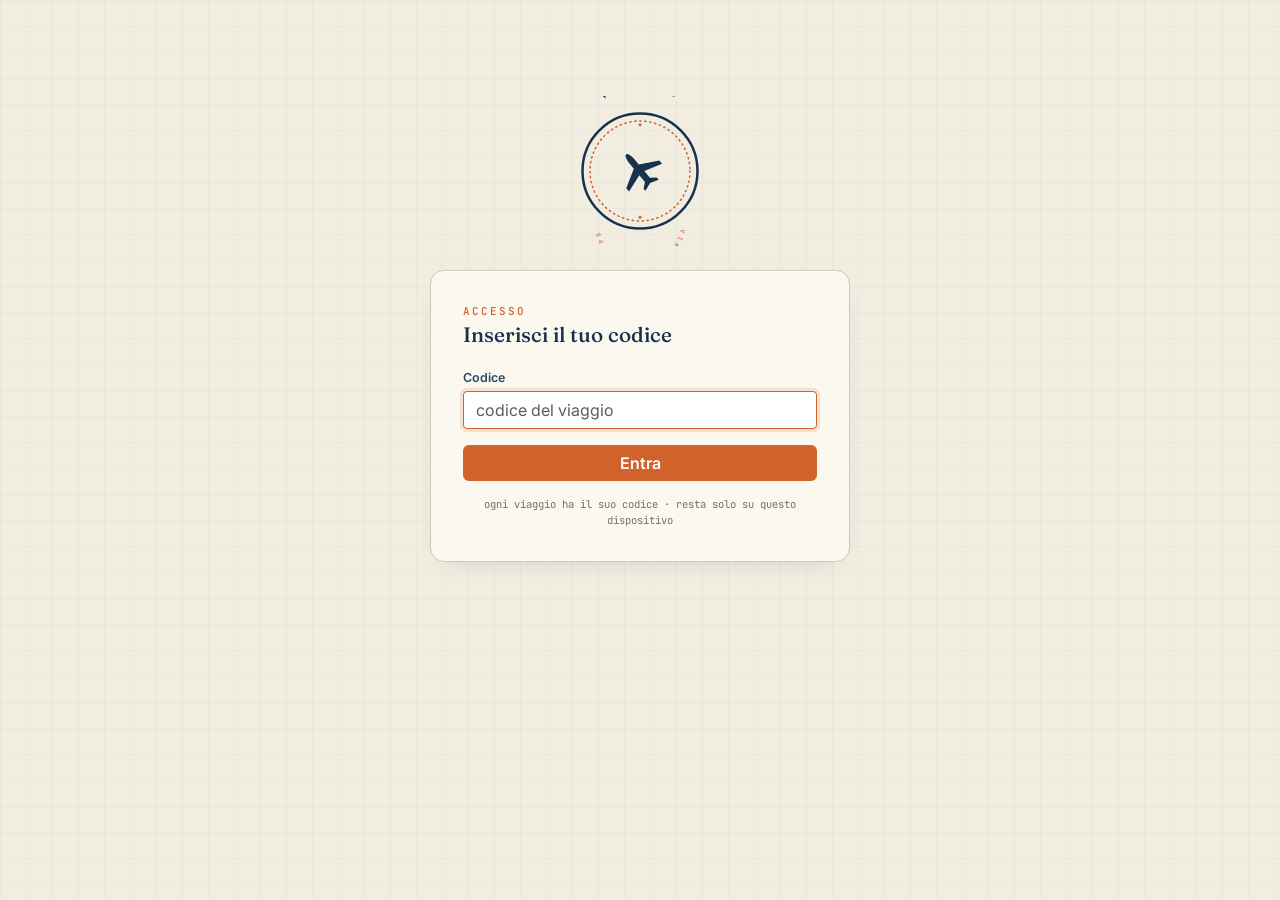
<file: index.html>
<!DOCTYPE html>
<html lang="it">
<head>
<meta charset="UTF-8">
<meta name="viewport" content="width=device-width, initial-scale=1">
<title>TripHub — Viaggi di gruppo</title>
<link rel="icon" type="image/svg+xml" href="data:image/svg+xml,%3Csvg xmlns='http://www.w3.org/2000/svg' viewBox='0 0 64 64'%3E%3Ccircle cx='32' cy='32' r='30' fill='%2317324d'/%3E%3Ccircle cx='32' cy='32' r='24' fill='none' stroke='%23d1622a' stroke-width='2' stroke-dasharray='1.5 4' stroke-linecap='round'/%3E%3Cg transform='translate(32 32) rotate(-40) scale(0.62)' fill='%23f2ede1'%3E%3Cpath d='M 0 -30 C 3 -30 4.5 -24 4.5 -16 L 4.5 -8 L 30 6 L 30 12 L 4.5 4 L 4.5 16 L 12 22 L 12 26 L 0 22 L -12 26 L -12 22 L -4.5 16 L -4.5 4 L -30 12 L -30 6 L -4.5 -8 L -4.5 -16 C -4.5 -24 -3 -30 0 -30 Z'/%3E%3C/g%3E%3C/svg%3E">
<meta name="theme-color" content="#17324d">
<meta name="color-scheme" content="light">
<meta name="description" content="TripHub — organizza viaggi di gruppo: voli, alloggi, budget e attività in un posto solo.">
<meta name="apple-mobile-web-app-capable" content="yes">
<meta name="apple-mobile-web-app-status-bar-style" content="black-translucent">
<meta name="apple-mobile-web-app-title" content="TripHub">
<link rel="manifest" href="manifest.json">
<link rel="apple-touch-icon" href="icon.svg">
<!-- preconnect: apre le connessioni ai CDN mentre l'HTML è ancora in parsing -->
<link rel="preconnect" href="https://cdnjs.cloudflare.com" crossorigin>
<link rel="preconnect" href="https://fonts.googleapis.com">
<link rel="preconnect" href="https://fonts.gstatic.com" crossorigin>
<link rel="dns-prefetch" href="https://script.google.com">
<link href="https://cdnjs.cloudflare.com/ajax/libs/bootstrap/5.3.3/css/bootstrap.min.css" rel="stylesheet">
<script defer src="https://cdnjs.cloudflare.com/ajax/libs/bootstrap/5.3.3/js/bootstrap.bundle.min.js"></script>
<link href="https://fonts.googleapis.com/css2?family=Fraunces:opsz,wght@9..144,500;9..144,600;9..144,700&family=Inter:wght@400;500;600&family=JetBrains+Mono:wght@500&display=swap" rel="stylesheet">
<link rel="stylesheet" href="style.css">
</head>
<body>
<a href="#app" class="skip-link">Vai al contenuto</a>

<!-- ============ TOPBAR ============ -->
<div class="topbar py-2" id="topbar" style="display:none">
  <div class="container d-flex align-items-center justify-content-between">
    <a href="#/" class="brand">
      <svg width="26" height="26" viewBox="0 0 64 64" style="flex:none">
        <circle cx="32" cy="32" r="30" fill="none" stroke="var(--stamp)" stroke-width="3"/>
        <circle cx="32" cy="32" r="24" fill="none" stroke="var(--paper)" stroke-width="1.5" stroke-dasharray="1.5 4" stroke-linecap="round" opacity="0.6"/>
        <g transform="translate(32 32) rotate(-40) scale(0.62)" fill="var(--paper)">
          <path d="M 0 -30 C 3 -30 4.5 -24 4.5 -16 L 4.5 -8 L 30 6 L 30 12 L 4.5 4 L 4.5 16 L 12 22 L 12 26 L 0 22 L -12 26 L -12 22 L -4.5 16 L -4.5 4 L -30 12 L -30 6 L -4.5 -8 L -4.5 -16 C -4.5 -24 -3 -30 0 -30 Z"/>
        </g>
      </svg> TripHub</a>
    <div class="d-flex align-items-center gap-2">
      <span class="role-badge" id="roleBadge" style="display:none"></span>
      <button class="btn btn-sm btn-ghost" id="refreshBtn" onclick="refetchCurrent(true)"
        title="Ricarica i dati dal foglio" aria-label="Aggiorna" style="display:none">⟳</button>
      <span class="mono d-none d-sm-inline" id="syncState" role="status" aria-live="polite">pronto</span>
      <span class="mono d-none d-md-inline" id="buildTag" style="opacity:.45" title="versione">v4.0</span>
      <div class="dropdown">
        <button class="btn btn-sm btn-ghost dropdown-toggle" data-bs-toggle="dropdown" aria-label="Altre azioni">⋯</button>
        <ul class="dropdown-menu dropdown-menu-end" id="topMenu" style="background:#fbf8f0;border-color:var(--line)"></ul>
      </div>
      <input type="file" id="importFile" accept="application/json,.json" style="display:none" onchange="doImport(this)">
    </div>
  </div>
</div>

<div class="demobar" id="demobar">🧪 <strong>Demo</strong> — dati inventati, puoi modificare tutto:
  le modifiche restano nel browser e spariscono ricaricando la pagina</div>
<!-- ============ APP ROOT ============ -->
<main id="app" class="container py-4"></main>
<div id="printDoc" aria-hidden="true"></div>
<div class="toast-mini t-toast" id="toast" role="status" aria-live="polite"></div>
<div class="netbar" id="netbar">Sei offline — le modifiche non vengono salvate finché non torna la rete</div>

<script>
/* ============================================================
   CONFIG — l'unica cosa da modificare dopo il deploy dell'API
   ============================================================ */
const API_URL = "https://script.google.com/macros/s/AKfycbxN6Xe9meHwq4GsQtkaHPgtXsvE0Hay_1ocL54XvEiZUPY4GcZ8_I5sRuCdM7yx3u3E/exec";

/* ============================================================
   STATE
   ============================================================ */
let TOKEN = sessionStorage.getItem('triphub_token') || '';
let ROLE  = sessionStorage.getItem('triphub_role')  || '';   // 'admin' | 'trip' | ''
let MY_TRIPS = [];                                           // id dei viaggi consentiti (solo ruolo 'trip')
let CURRENT_TRIP = null;
let CURRENT_DATA = null;
let AUTO_OPENED = false;         // per non rimbalzare sul viaggio unico dopo "torna ai viaggi"
const SORT = {};                 // ordinamento per tab: { sheet: {col, dir} }

const isAdmin = () => ROLE === 'admin';

/* ============================================================
   API LAYER
   ============================================================ */
class AuthError extends Error {}
class NetworkError extends Error {}

async function api(action, payload = {}) {
  setSync('sincronizzo…');
  if (DEMO) return demoApi(action, payload);
  const body = JSON.stringify({ action, token: TOKEN, ...payload });
  const ctrl = new AbortController();
  const timer = setTimeout(()=>ctrl.abort(), 30000); // 30s timeout
  let res;
  try {
    res = await fetch(API_URL, {
      method: 'POST',
      headers: { 'Content-Type': 'text/plain;charset=utf-8' },
      body,
      signal: ctrl.signal
    });
  } catch(e) {
    setSync('offline');
    throw new NetworkError(e.name==='AbortError' ? 'timeout: il server non ha risposto' : 'connessione assente');
  } finally {
    clearTimeout(timer);
  }
  let data;
  try { data = await res.json(); }
  catch(e){ setSync('errore'); throw new NetworkError('risposta non valida dal server'); }
  setSync('pronto');
  if (!data.ok) {
    if (data.error === 'unauthorized') throw new AuthError('unauthorized');
    if (String(data.error).indexOf('forbidden') === 0)
      throw new Error('non hai i permessi per questa operazione con il codice attuale');
    throw new Error(data.error || 'errore sconosciuto');
  }
  return data.data;
}

/* ============================================================
   MODALITÀ DEMO
   ------------------------------------------------------------
   Tutta la rete passa da api(): basta intercettarla lì per avere
   un'app completamente funzionante senza backend. Serve a due cose:
     · far provare TripHub a chi apre il link, senza chiedergli un codice
     · sviluppare e testare senza toccare il foglio vero

   Si attiva con ?demo nell'URL, oppure da sola se API_URL non è stato
   configurato. I dati stanno in memoria: si possono modificare a piacere
   e tornano come prima ricaricando la pagina.
   ============================================================ */
const DEMO = /(^|[?&])demo(&|=|$)/.test(location.search) || !API_URL || API_URL.indexOf('INCOLLA_QUI') >= 0;
let DEMO_DB = null;

/* Le date sono relative a oggi, così la demo non "scade": il viaggio è
   sempre fra un mese e il suggeritore ha sempre giorni su cui ragionare. */
function demoSeed(){
  const g   = n => isoAddDays(todayISO(), n);
  const via = g(35), rit = g(40);
  return {
    Viaggi: [{ id:'v-demo', nome:'Madrid con i soliti', destinazione:'Madrid', paese:'Spagna',
      data_inizio:via, data_fine:rit, n_persone:4, stato:'', codice:'DEMO2026',
      note:'Viaggio di esempio: i dati sono inventati.' }],

    Partecipanti: [
      { id:'p1', viaggio_id:'v-demo', nome:'Giulia', cognome:'Ferri',   soprannome:'Giuli',   tipo_doc:"Carta d'identità", scadenza_doc:g(400), nazionalita:'Italiana', telefono:'+39 333 1234567' },
      { id:'p2', viaggio_id:'v-demo', nome:'Marco',  cognome:'Bianchi', soprannome:'Bianchi', tipo_doc:'Passaporto',       scadenza_doc:g(20),  nazionalita:'Italiana', telefono:'+39 340 7654321' },
      { id:'p3', viaggio_id:'v-demo', nome:'Sara',   cognome:'Neri',    tipo_doc:"Carta d'identità", scadenza_doc:g(900), nazionalita:'Italiana' },
      { id:'p4', viaggio_id:'v-demo', nome:'Luca',   cognome:'Rossi',   tipo_doc:'Passaporto',       scadenza_doc:g(1200),nazionalita:'Italiana' }
    ],

    Voli: [
      // opzione 1, scelta
      { id:'f1', viaggio_id:'v-demo', gruppo_id:'g1', opzione:1, direzione:'Andata',  tratta:1, persone:4, paganti:'Tutti',
        compagnia:'Ryanair', n_volo:'FR8523', da:'BGY — Bergamo Orio al Serio', a:'MAD — Madrid',
        data_part:via, ora_part:'07:20', data_arr:via, ora_arr:'10:05',
        totale:392, costo_bagaglio:80, prezzo_testa:118, bagaglio:'Sì', scelto:'Sì', pnr:'K7T2PQ' },
      { id:'f2', viaggio_id:'v-demo', gruppo_id:'g1', opzione:1, direzione:'Ritorno', tratta:1, persone:4, paganti:'Tutti',
        compagnia:'Ryanair', n_volo:'FR8524', da:'MAD — Madrid', a:'BGY — Bergamo Orio al Serio',
        data_part:rit, ora_part:'20:40', data_arr:rit, ora_arr:'23:15', scelto:'Sì', pnr:'K7T2PQ' },
      // opzione 2, scartata: serve a mostrare il confronto fra opzioni
      { id:'f3', viaggio_id:'v-demo', gruppo_id:'g2', opzione:2, direzione:'Andata',  tratta:1, persone:4, paganti:'Tutti',
        compagnia:'ITA Airways', n_volo:'AZ58', da:'MXP — Milano Malpensa', a:'MAD — Madrid',
        data_part:via, ora_part:'12:30', data_arr:via, ora_arr:'15:00',
        totale:664, prezzo_testa:166, bagaglio:'Sì', scelto:'' },
      { id:'f4', viaggio_id:'v-demo', gruppo_id:'g2', opzione:2, direzione:'Ritorno', tratta:1, persone:4, paganti:'Tutti',
        compagnia:'ITA Airways', n_volo:'AZ59', da:'MAD — Madrid', a:'MXP — Milano Malpensa',
        data_part:rit, ora_part:'16:10', data_arr:rit, ora_arr:'18:35', scelto:'' }
    ],

    Alloggi: [
      { id:'a1', viaggio_id:'v-demo', struttura:'Appartamento La Latina', checkin:via, ora_checkin:'15:00',
        checkout:rit, ora_checkout:'11:00', notti:5, persone:4, totale:940, prezzo_notte:188,
        prezzo_testa:235, prezzo_testa_notte:47, indirizzo:'Calle de Toledo 42, Madrid',
        valutazione:5, scelto:'Sì', scadenza_pag:g(25), pnr:'HMB-4821',
        note:'Si paga il saldo un mese prima. Due camere doppie.' },
      { id:'a2', viaggio_id:'v-demo', struttura:'Hostel Chueca', checkin:via, checkout:rit,
        notti:5, persone:4, totale:620, prezzo_notte:124, valutazione:3, scelto:'',
        note:'Più economico ma camerata condivisa.' }
    ],

    // I costi stanno qui sopra. Qui sotto ci sono i soldi che si sono
    // mossi davvero: l'alloggio, per esempio, non è ancora stato pagato.
    Pagamenti: [
      { id:'m1', viaggio_id:'v-demo', data:g(-12), tipo:'anticipo', chi:'Giulia Ferri', verso:'',
        importo:472, riferimento:'Volo A/R', paganti:'Tutti', note:'Biglietti + bagagli' },
      { id:'m2', viaggio_id:'v-demo', data:g(-10), tipo:'rimborso', chi:'Marco Bianchi', verso:'Giulia Ferri', importo:118 },
      { id:'m3', viaggio_id:'v-demo', data:g(-9),  tipo:'rimborso', chi:'Sara Neri',     verso:'Giulia Ferri', importo:118 },
      { id:'m4', viaggio_id:'v-demo', data:g(-3),  tipo:'rimborso', chi:'Luca Rossi',    verso:'Giulia Ferri', importo:60, note:'Il resto dopo' }
    ],

    Spese: [
      { id:'s1', viaggio_id:'v-demo', data:g(-8), descrizione:'Biglietti Museo del Prado', categoria:'Cultura',
        paganti:'Tutti', totale:60, prezzo_testa:15, pagato_da:'Sara Neri' },
      { id:'s2', viaggio_id:'v-demo', data:g(-2), descrizione:'Assicurazione viaggio', categoria:'Assicurazione',
        paganti:'Tutti', totale:48, prezzo_testa:12, pagato_da:'' }
    ],

    CoseDaFare: [
      { id:'c1', viaggio_id:'v-demo', data:via, ora:'13:00', tipo:'Ristorante', attivita:'Pranzo al Mercado de San Miguel',
        posizione:'Plaza de San Miguel', durata:'1h30', quando:'Pranzo', costo:'' },
      { id:'c2', viaggio_id:'v-demo', data:isoAddDays(via,1), ora:'10:00', tipo:'Museo', attivita:'Museo del Prado',
        posizione:'Paseo del Prado', durata:'3h', quando:'Mattina', prenotazione_req:'Sì', confermata:'Sì' },
      { id:'c3', viaggio_id:'v-demo', data:isoAddDays(via,1), ora:'19:30', tipo:'Locale', attivita:'Aperitivo a Malasaña',
        posizione:'Malasaña', durata:'2h', quando:'Aperitivo' },
      // una giornata volutamente troppo piena: nel calendario non ci stanno
      // tutte ("+2 altre") e le prime due si accavallano
      { id:'c10', viaggio_id:'v-demo', data:isoAddDays(via,2), ora:'09:30', tipo:'Mercato', attivita:'Mercato di San Fernando',
        posizione:'Lavapiés', durata:'1h30', quando:'Mattina' },
      { id:'c11', viaggio_id:'v-demo', data:isoAddDays(via,2), ora:'10:30', tipo:'Monumento', attivita:'Palazzo Reale',
        posizione:'Ópera', durata:'2h', quando:'Mattina', prenotazione_req:'Sì', confermata:'Sì', costo:14 },
      { id:'c12', viaggio_id:'v-demo', data:isoAddDays(via,2), ora:'13:30', tipo:'Ristorante', attivita:'Pranzo a Lavapiés',
        durata:'1h', quando:'Pranzo' },
      { id:'c13', viaggio_id:'v-demo', data:isoAddDays(via,2), ora:'15:30', tipo:'Museo', attivita:'Museo Sorolla',
        posizione:'Chamberí', durata:'2h', quando:'Pomeriggio' },
      { id:'c14', viaggio_id:'v-demo', data:isoAddDays(via,2), ora:'20:30', tipo:'Serata', attivita:'Cena a Chueca',
        durata:'2h', quando:'Sera' },
      // idee ancora senza data: è il caso che il tab "Cose da fare" gestisce
      { id:'c4', viaggio_id:'v-demo', data:'', ora:'', tipo:'Escursione', attivita:'Toledo in giornata',
        posizione:'Toledo', durata:'Giornata intera', quando:'Tutto il giorno', prenotazione_req:'Sì', costo:35 },
      { id:'c5', viaggio_id:'v-demo', data:'', ora:'', tipo:'Museo', attivita:'Reina Sofía (Guernica)',
        posizione:'Paseo del Prado', durata:'2h', quando:'Mattina' },
      { id:'c6', viaggio_id:'v-demo', data:'', ora:'', tipo:'Parco', attivita:'Parco del Retiro',
        posizione:'Retiro', durata:'2h' },
      { id:'c7', viaggio_id:'v-demo', data:'', ora:'', tipo:'Mercato', attivita:'El Rastro (solo domenica)',
        posizione:'La Latina', durata:'2h', quando:'Mattina' },
      { id:'c8', viaggio_id:'v-demo', data:'', ora:'', tipo:'Serata', attivita:'Spettacolo di flamenco',
        durata:'1h30', quando:'Sera', prenotazione_req:'Sì', costo:40 }
    ],

    CosaPortare: [
      { id:'k1', viaggio_id:'v-demo', categoria:'Documenti', cosa:"Carta d'identità", qta:'', chi:'', priorita:'Essenziale', spuntato:'Sì' },
      { id:'k2', viaggio_id:'v-demo', categoria:'Documenti', cosa:'Tessera sanitaria', priorita:'Essenziale', spuntato:'Sì' },
      { id:'k3', viaggio_id:'v-demo', categoria:'Documenti', cosa:'Copie dei documenti', priorita:'Consigliato', spuntato:'' },
      { id:'k4', viaggio_id:'v-demo', categoria:'Abbigliamento', cosa:'Scarpe comode', priorita:'Essenziale', spuntato:'Sì' },
      { id:'k5', viaggio_id:'v-demo', categoria:'Abbigliamento', cosa:'Giacca leggera', chi:'Marco Bianchi', spuntato:'' },
      { id:'k6', viaggio_id:'v-demo', categoria:'Elettronica', cosa:'Powerbank', qta:2, spuntato:'' },
      { id:'k7', viaggio_id:'v-demo', categoria:'Farmacia', cosa:'Cerotti', priorita:'Consigliato', spuntato:'' }
    ],

    Contatti: [
      { id:'t1', viaggio_id:'v-demo', categoria:'Emergenza', nome:'Emergenze Spagna', telefono:'112' },
      { id:'t2', viaggio_id:'v-demo', categoria:'Emergenza', nome:'Ambasciata d\'Italia a Madrid', telefono:'+34 914 233 300',
        indirizzo:'Calle Lagasca 98, Madrid' },
      { id:'t3', viaggio_id:'v-demo', categoria:'Alloggio', nome:'Host appartamento (Elena)', telefono:'+34 600 111 222' }
    ],

    InfoDest: [
      { id:'i1', viaggio_id:'v-demo', sezione:'Base', chiave:'Valuta', valore:'Euro (€)' },
      { id:'i2', viaggio_id:'v-demo', sezione:'Base', chiave:'Lingua', valore:'Spagnolo' },
      { id:'i3', viaggio_id:'v-demo', sezione:'Base', chiave:'Fuso orario', valore:'Stesso dell\'Italia' },
      { id:'i4', viaggio_id:'v-demo', sezione:'Base', chiave:'Presa elettrica', valore:'Tipo C/F, come in Italia' },
      { id:'i5', viaggio_id:'v-demo', sezione:'Trasporti', chiave:'Dall\'aeroporto', valore:'Metro linea 8 fino a Nuevos Ministerios, ~30 min' },
      { id:'i6', viaggio_id:'v-demo', sezione:'Trasporti', chiave:'Biglietto metro', valore:'Tarjeta Multi 2,50 € + corse' },
      { id:'i7', viaggio_id:'v-demo', sezione:'Abitudini', chiave:'Orari dei pasti', valore:'Pranzo 14-16, cena raramente prima delle 21' }
    ],

    Commenti: [
      { id:'q1', viaggio_id:'v-demo', su:'Alloggi', su_id:'a1', autore_id:'p2', autore:'Bianchi',
        testo:'Ho guardato su Maps: dalla metro sono cinque minuti a piedi, va benissimo.', data:g(-14)+'T18:20:00.000Z' },
      { id:'q2', viaggio_id:'v-demo', su:'Alloggi', su_id:'a1', autore_id:'p3', autore:'Sara',
        testo:'Per me ok. Ricordiamoci che il saldo va pagato un mese prima.', data:g(-13)+'T09:05:00.000Z' },
      { id:'q3', viaggio_id:'v-demo', su:'Voli', su_id:'g2', autore_id:'p1', autore:'Giuli',
        testo:'Questa costa 270 in piu e parte pure piu tardi. Io la scarterei.', data:g(-15)+'T21:40:00.000Z' },
      { id:'q4', viaggio_id:'v-demo', su:'CoseDaFare', su_id:'c4', autore_id:'p4', autore:'Luca',
        testo:'Toledo il treno da Atocha ci mette mezz ora. Meglio partire presto.', data:g(-6)+'T12:10:00.000Z' },
      { id:'q5', viaggio_id:'v-demo', su:'Viaggi', su_id:'v-demo', autore_id:'p1', autore:'Giuli',
        testo:'Ragazzi ci troviamo a Orio alle 5, il volo e alle 7:20.', data:g(-5)+'T19:00:00.000Z' },
      { id:'q6', viaggio_id:'v-demo', su:'Viaggi', su_id:'v-demo', autore_id:'p4', autore:'Luca',
        testo:'Io arrivo in macchina, posso passare a prendere due persone.', data:g(-5)+'T19:35:00.000Z' }
    ],

    Rubrica: []
  };
}

function demoReset(){ DEMO_DB = demoSeed(); }

/* Le stesse azioni del backend, ma su array in memoria. La latenza finta
   serve a non far sembrare l'app più veloce di quanto sia davvero. */
async function demoApi(action, p){
  p = p || {};
  if(!DEMO_DB) demoReset();
  const db = DEMO_DB;
  const S  = n => (db[n] = db[n] || []);
  const nid = () => 'd' + Math.random().toString(36).slice(2,9);
  const mine = (n, vid) => S(n).filter(r => !vid || String(r.viaggio_id) === String(vid));
  const key  = r => String(r.gruppo_id || r.id);

  await new Promise(r=>setTimeout(r, 120 + Math.random()*160));
  setSync('pronto');

  switch(action){
    case 'auth': return { role:'admin', viaggi:null };

    case 'list': return p.sheet === 'Viaggi' ? S('Viaggi').slice() : mine(p.sheet, p.viaggio_id);

    case 'all': {
      const out = {};
      Object.keys(db).forEach(n=>{
        if(n === 'Rubrica') return;
        out[n] = n === 'Viaggi'
          ? S('Viaggi').filter(v=>!p.viaggio_id || String(v.id) === String(p.viaggio_id))
          : mine(n, p.viaggio_id);
      });
      return out;
    }

    case 'create': {
      const r = Object.assign({}, p.record, { id: (p.record && p.record.id) || nid() });
      if(p.sheet === 'Viaggi' && !r.codice) r.codice = 'DEMO' + nid().slice(1,5).toUpperCase();
      S(p.sheet).push(r);
      return r;
    }
    case 'create_many': {
      const rs = (p.records||[]).map(x=>Object.assign({}, x, { id: x.id || nid() }));
      rs.forEach(r=>S(p.sheet).push(r));
      return rs;
    }
    case 'update': {
      const i = S(p.sheet).findIndex(r=>String(r.id) === String(p.record.id));
      if(i>=0) Object.assign(S(p.sheet)[i], p.record);
      return p.record;
    }
    case 'update_many': {
      (p.records||[]).forEach(rec=>{
        const i = S(p.sheet).findIndex(r=>String(r.id) === String(rec.id));
        if(i>=0) Object.assign(S(p.sheet)[i], rec);
      });
      return p.records || [];
    }
    case 'delete': {
      db[p.sheet] = S(p.sheet).filter(r=>String(r.id) !== String(p.id));
      return { id:p.id, deleted:true };
    }
    case 'delete_group': {
      const ids = (p.ids||[]).map(String);
      db[p.sheet] = S(p.sheet).filter(r=>key(r) !== String(p.gruppo_id) && ids.indexOf(String(r.id)) < 0);
      return { deleted:true };
    }
    case 'replace_group': {
      const ids = (p.ids||[]).map(String);
      db[p.sheet] = S(p.sheet).filter(r=>key(r) !== String(p.gruppo_id) && ids.indexOf(String(r.id)) < 0);
      const rs = (p.records||[]).map(x=>Object.assign({}, x, { id: x.id || nid() }));
      rs.forEach(r=>S(p.sheet).push(r));
      return rs;
    }
    case 'set_flags': {
      const m = {};
      (p.values||[]).forEach(v=>{ m[String(v.id)] = (v.value == null ? '' : v.value); });
      S(p.sheet).forEach(r=>{ if(Object.prototype.hasOwnProperty.call(m, String(r.id))) r[p.field] = m[String(r.id)]; });
      return { changed: Object.keys(m).length };
    }
    // scegliere un'opzione deseleziona le altre che coprono le stesse direzioni
    case 'set_scelta': {
      const rows = mine('Voli', p.viaggio_id);
      const dirs = {};
      rows.filter(r=>key(r) === String(p.gruppo_id)).forEach(r=>{ dirs[dirOf(r)] = true; });
      rows.forEach(r=>{
        if(key(r) === String(p.gruppo_id))       r.scelto = p.on ? 'Sì' : '';
        else if(p.on && dirs[dirOf(r)])          r.scelto = '';
      });
      return { gruppo_id:p.gruppo_id, on:!!p.on };
    }
    case 'merge_groups': {
      const rows = mine('Voli', p.viaggio_id);
      const target = rows.filter(r=>key(r) === String(p.gruppo_id));
      const opz = target.length ? target[0].opzione : '';
      rows.forEach(r=>{
        if(key(r) === String(p.source_id) || key(r) === String(p.gruppo_id)){
          r.gruppo_id = String(p.gruppo_id);
          r.opzione = opz;
        }
      });
      return { merged:true };
    }
    case 'delete_trip': {
      Object.keys(db).forEach(n=>{
        if(n === 'Viaggi' || n === 'Rubrica') return;
        db[n] = S(n).filter(r=>String(r.viaggio_id) !== String(p.id));
      });
      db.Viaggi = S('Viaggi').filter(v=>String(v.id) !== String(p.id));
      return { id:p.id, deleted:true };
    }
    case 'export': return JSON.parse(JSON.stringify(db));
    case 'import': {
      if(p.mode === 'replace') Object.keys(db).forEach(n=>{ db[n] = []; });
      Object.keys(p.payload||{}).forEach(n=>{ (p.payload[n]||[]).forEach(r=>S(n).push(r)); });
      const rep = {}; Object.keys(db).forEach(n=>{ rep[n] = db[n].length; });
      return rep;
    }
  }
  throw new Error('azione non prevista nella demo: ' + action);
}

function sessionExpired(){
  toast('Sessione scaduta — rientra con il codice');
  renderGate('La sessione è scaduta. Reinserisci il codice.');
}

/* ============================================================
   CACHE DI SESSIONE
   Apps Script risponde in 1-3 secondi: tenere in memoria l'ultimo
   payload e ridisegnarlo subito (rivalidando in sottofondo) è ciò
   che cambia di più la sensazione di velocità. La cache conserva
   LO STESSO oggetto usato come CURRENT_DATA, quindi ogni modifica
   ottimistica la aggiorna senza codice extra.
   ============================================================ */
const TRIP_CACHE = new Map();   // viaggio_id -> oggetto "all"
let TRIPS_CACHE = null;         // elenco viaggi
const INFLIGHT = new Map();     // richieste già in volo, per non duplicarle

function cacheTrips(list){ TRIPS_CACHE = list; }
function invalidateTrips(){ TRIPS_CACHE = null; }

// scarica il payload di un viaggio, riusando l'eventuale richiesta già partita
function fetchTrip(id){
  const key = 'all:'+id;
  if(INFLIGHT.has(key)) return INFLIGHT.get(key);
  const pr = api('all', { viaggio_id:id })
    .then(data=>{ TRIP_CACHE.set(String(id), data); return data; })
    .finally(()=>INFLIGHT.delete(key));
  INFLIGHT.set(key, pr);
  return pr;
}

/* Ricarica dal server il viaggio aperto, scavalcando la cache di sessione.
   Serve perché TRIP_CACHE non scade mai da sola: se siete in due a
   pianificare, senza questo non vedreste mai le modifiche dell'altro. */
let LAST_SYNC = 0;
async function refetchCurrent(manuale){
  if(!CURRENT_TRIP) return;
  const id = CURRENT_TRIP.id;
  const btn = $('#refreshBtn');
  if(btn) btn.classList.add('spin');
  try{
    TRIP_CACHE.delete(String(id));
    const data = await fetchTrip(id);
    LAST_SYNC = Date.now();
    if(!CURRENT_TRIP || String(CURRENT_TRIP.id)!==String(id)) return;   // hai cambiato viaggio nel frattempo
    CURRENT_DATA = data;
    CURRENT_TRIP = (data.Viaggi||[])[0] || CURRENT_TRIP;
    renderTripShell(currentSection());
    if(manuale) toast('Dati aggiornati ✓','ok');
  }catch(e){
    if(e instanceof AuthError) sessionExpired();
    else if(manuale) toast('Non sono riuscito ad aggiornare: '+e.message,'error');
  }finally{
    const b = $('#refreshBtn');
    if(b) b.classList.remove('spin');
  }
}

/* Quando torni sull'app dopo un po', ricarica da sola: è il momento in cui
   è più probabile che qualcun altro abbia toccato qualcosa. */
let VIS_WIRED = false;
function initVisibility(){
  if(VIS_WIRED) return; VIS_WIRED = true;
  document.addEventListener('visibilitychange', ()=>{
    if(document.visibilityState !== 'visible') return;
    if(!CURRENT_TRIP || !navigator.onLine) return;
    if(Date.now() - LAST_SYNC < 60000) return;      // sei appena stato via un attimo
    refetchCurrent(false);
  });
}

// chiamata al passaggio del mouse/dito su una card: quando clicchi è già pronto
function prefetchTrip(id){
  if(!id || TRIP_CACHE.has(String(id))) return;
  fetchTrip(id).catch(()=>{});
}

/* ============================================================
   STATO LOCALE — dopo ogni salvataggio aggiorniamo i dati in
   memoria e ridisegniamo SOLO la sezione corrente, senza
   rifare l'intera chiamata "all" (l'app diventa molto reattiva)
   ============================================================ */
function findRow(sheet, id){
  return ((CURRENT_DATA && CURRENT_DATA[sheet]) || []).find(r=>String(r.id)===String(id)) || null;
}

function applyLocal(sheet, op, payload){
  if(!CURRENT_DATA) return;
  const arr = CURRENT_DATA[sheet] || (CURRENT_DATA[sheet] = []);
  if(op==='create'){
    arr.push(payload);
  } else if(op==='create_many'){
    payload.forEach(r=>arr.push(r));
  } else if(op==='update'){
    const i = arr.findIndex(r=>String(r.id)===String(payload.id));
    if(i>=0) arr[i] = Object.assign({}, arr[i], payload);
  } else if(op==='delete'){
    const i = arr.findIndex(r=>String(r.id)===String(payload));
    if(i>=0) arr.splice(i,1);
  } else if(op==='delete_group'){
    CURRENT_DATA[sheet] = arr.filter(r=>String(r.gruppo_id||r.id)!==String(payload));
  } else if(op==='replace_group'){
    CURRENT_DATA[sheet] = arr.filter(r=>String(r.gruppo_id||r.id)!==String(payload.gruppo_id)).concat(payload.records);
  }
}

// Sezione attiva dedotta dall'hash
function currentSection(){
  const m = location.hash.match(/^#\/viaggio\/[^/]+\/?([^/]*)/);
  return (m && m[1]) ? m[1] : 'riepilogo';
}

// Ridisegna la vista corrente usando i dati in memoria (nessuna chiamata rete).
function refreshView(){
  if(CURRENT_TRIP && /^#\/viaggio\//.test(location.hash)){
    renderSection(currentSection(), true);
    updateTabBadges();
  } else viewHome();
}

// Ricarica completa dal server (usata dopo import o quando serve)
function reloadCurrent(){
  const h = location.hash;
  const m = h.match(/^#\/viaggio\/([^/]+)(?:\/([^/]+))?$/);
  if(m) viewTrip(m[1], m[2]||'riepilogo'); else viewHome();
}

/* ============================================================
   HELPERS
   ============================================================ */
const $ = (s, r = document) => r.querySelector(s);
const esc = s => String(s ?? '').replace(/[&<>"']/g, c => ({'&':'&amp;','<':'&lt;','>':'&gt;','"':'&quot;',"'":'&#39;'}[c]));
// per stringhe dentro attributi onclick='...' : niente apici, backslash, tag
const jsArg = s => String(s ?? '').replace(/[\\'"<>&]/g,'');
const eur = n => '€ ' + (Number(n) || 0).toLocaleString('it-IT', {minimumFractionDigits:2, maximumFractionDigits:2});
const num = n => Number(String(n).replace(/[^\d.-]/g,'')) || 0;

function setSync(t){ const e = $('#syncState'); if(e) e.textContent = t; }

function toast(msg, type, action){
  const t = $('#toast');
  if(!t){ console.warn('toast:', msg); return; }
  t.innerHTML = '';
  const span = document.createElement('span');
  span.textContent = msg;
  t.appendChild(span);
  let ms = type==='error' ? 3200 : 1800;
  if(action){
    const b = document.createElement('button');
    b.className = 'undo'; b.type='button'; b.textContent = action.label;
    b.onclick = ()=>{ t.classList.remove('is-open'); clearTimeout(t._timer); action.fn(); };
    t.appendChild(b);
    ms = 7000;                       // più tempo per accorgersi e annullare
  }
  t.className = 'toast-mini t-toast is-open' + (type==='error'?' err':type==='ok'?' ok':'');
  clearTimeout(t._timer);
  t._timer = setTimeout(()=>t.classList.remove('is-open'), ms);
}

// copia negli appunti con conferma visiva (usata per PNR, codici, link)
function copyText(txt, msg){
  const done = ()=>toast(msg||'Copiato ✓','ok');
  if(navigator.clipboard && navigator.clipboard.writeText){
    navigator.clipboard.writeText(txt).then(done).catch(()=>fallbackCopy(txt, done));
  } else fallbackCopy(txt, done);
}
function fallbackCopy(txt, done){
  const ta = document.createElement('textarea');
  ta.value = txt; ta.style.position='fixed'; ta.style.opacity='0';
  document.body.appendChild(ta); ta.select();
  try{ document.execCommand('copy'); done(); }catch(_){ toast('Impossibile copiare','error'); }
  ta.remove();
}

// chip con codice (prenotazione, accesso): un tocco = copiato
function codeChip(label, value, title){
  if(!String(value||'').trim()) return '';
  return `<span class="code-chip" title="${esc(title||'copia')}" role="button" tabindex="0"
    onclick="copyText('${jsArg(value)}','${jsArg(label)} copiato ✓')"
    onkeydown="if(event.key==='Enter'||event.key===' '){event.preventDefault();copyText('${jsArg(value)}','${jsArg(label)} copiato ✓')}"
    ><span class="k">${esc(label)}</span> ${esc(value)} ⧉</span>`;
}

/* ---------- SCHELETRI: struttura finta mentre arrivano i dati ---------- */
function skeletonCards(n){
  const one = `<div class="col-12 col-md-6 col-lg-4"><div class="sk-card">
      <div class="sk mb-2" style="width:32%;height:.6rem"></div>
      <div class="sk mb-2" style="width:70%;height:1.2rem"></div>
      <div class="sk mb-3" style="width:45%"></div>
      <div class="sk" style="width:85%;height:.7rem"></div>
    </div></div>`;
  return `<div class="d-flex align-items-center justify-content-between mb-3">
      <div><div class="sk mb-2" style="width:90px;height:.6rem"></div>
        <div class="sk" style="width:130px;height:1.6rem"></div></div>
      <div class="sk" style="width:140px;height:2.2rem;border-radius:8px"></div>
    </div>
    <div class="row g-3" aria-hidden="true">${one.repeat(n||3)}</div>
    <span class="sr-only">Caricamento in corso…</span>`;
}

function skeletonTrip(){
  return `<div class="sk mb-3" style="width:110px;height:.7rem"></div>
    <div class="sk mb-2" style="width:210px;height:1.9rem"></div>
    <div class="sk mb-4" style="width:280px;height:1.1rem"></div>
    <div class="d-flex gap-2 mb-4" aria-hidden="true">
      ${'<div class="sk" style="width:92px;height:2rem;border-radius:8px 8px 0 0"></div>'.repeat(5)}
    </div>
    <div class="row g-3" aria-hidden="true">
      <div class="col-12 col-lg-7"><div class="sk-card"><div class="sk mb-3" style="width:40%;height:.6rem"></div>
        <div class="sk mb-3" style="width:60%;height:2rem"></div>
        <div class="sk mb-2"></div><div class="sk mb-2"></div><div class="sk" style="width:80%"></div></div></div>
      <div class="col-12 col-lg-5"><div class="sk-card"><div class="sk mb-3" style="width:50%;height:.6rem"></div>
        <div class="sk mb-2"></div><div class="sk" style="width:70%"></div></div></div>
    </div>
    <span class="sr-only">Caricamento del viaggio…</span>`;
}

function spinner(msg){
  return `<div class="spinner-wrap"><div class="text-center">
    <div class="spinner-border" style="color:var(--stamp)"></div>
    ${msg?`<div class="mono mt-2" style="font-size:.72rem;color:var(--muted)">${esc(msg)}</div>`:''}
  </div></div>`;
}

function renderError(titolo, dettaglio, retryFn){
  $('#app').innerHTML = `
    <div class="sheet empty" style="max-width:480px;margin:8vh auto">
      <div class="big">⚠️ ${esc(titolo)}</div>
      <div class="mono mb-3" style="font-size:.78rem;color:var(--muted)">${esc(dettaglio||'')}</div>
      <button class="btn btn-stamp" id="retryBtn">Riprova</button>
    </div>`;
  if(retryFn) $('#retryBtn').onclick = ()=>retryFn();
}

async function withBtnLoading(btn, label, fn){
  if(!btn) return fn();
  const original = btn.innerHTML;
  btn.disabled = true;
  btn.innerHTML = `<span class="spinner-border spinner-border-sm me-1"></span>${esc(label||'Attendere…')}`;
  try {
    return await fn();
  } catch(e){
    if(e instanceof AuthError){ sessionExpired(); }
    else { toast('Errore: ' + e.message, 'error'); }
    throw e;
  } finally {
    btn.disabled = false;
    btn.innerHTML = original;
  }
}

/* ---------- CONFERME (modal custom al posto di confirm()) ---------- */
let ASK = null;
function ensureAsk(){
  if(ASK) return;
  const el = document.createElement('div');
  el.className='modal fade'; el.id='askModal'; el.tabIndex=-1;
  el.innerHTML = `<div class="modal-dialog modal-dialog-centered">
    <div class="modal-content" style="background:#fbf8f0;border:1px solid var(--line);border-radius:14px">
      <div class="modal-body" id="askBody" style="font-size:.95rem"></div>
      <div class="modal-footer" id="askFoot" style="border-top:1px solid var(--line)"></div>
    </div></div>`;
  document.body.appendChild(el);
  ASK = { modal:new bootstrap.Modal(el, {backdrop:'static'}), el };
}
// ask(msg, [{label, value, cls}]) → Promise con il value scelto (null se chiuso)
function ask(msg, buttons){
  ensureAsk();
  return new Promise(resolve=>{
    $('#askBody').textContent = msg;
    const foot = $('#askFoot');
    foot.innerHTML = '';
    let resolved = false;
    const done = v => { if(resolved) return; resolved=true; ASK.modal.hide(); resolve(v); };
    buttons.forEach(b=>{
      const btn = document.createElement('button');
      btn.className = 'btn btn-sm ' + (b.cls||'btn-ghost');
      btn.textContent = b.label;
      btn.onclick = ()=>done(b.value);
      foot.appendChild(btn);
    });
    ASK.el.addEventListener('hidden.bs.modal', ()=>done(null), {once:true});
    ASK.modal.show();
  });
}
async function askConfirm(msg, danger){
  const v = await ask(msg, [
    {label:'Annulla', value:false, cls:'btn-ghost'},
    {label: danger?'Elimina':'Conferma', value:true, cls: danger?'btn-del':'btn-stamp'}
  ]);
  return v===true;
}

/* ============================================================
   AUTH GATE
   Un solo campo, due significati: il codice amministratore apre
   tutto, il codice di un viaggio apre solo quel viaggio.
   ============================================================ */
function renderGate(err){
  $('#topbar').style.display = 'none';
  $('#app').innerHTML = `
    <div class="gate">
      <div class="text-center mb-4">
        <svg width="150" height="150" viewBox="0 0 240 240" style="max-width:45vw">
          <circle cx="120" cy="120" r="92" fill="none" stroke="var(--ink)" stroke-width="4"/>
          <circle cx="120" cy="120" r="80" fill="none" stroke="var(--stamp)" stroke-width="2.5" stroke-dasharray="2 6" stroke-linecap="round"/>
          <path id="logoTop" d="M 120 40 m -66 0 a 66 66 0 0 1 132 0" fill="none"/>
          <path id="logoBot" d="M 120 200 m 66 0 a 66 66 0 0 1 -132 0" fill="none"/>
          <text font-family="'JetBrains Mono',monospace" font-size="16" font-weight="700" letter-spacing="4" fill="var(--ink)">
            <textPath href="#logoTop" startOffset="50%" text-anchor="middle">TRIP • HUB</textPath>
          </text>
          <text font-family="'JetBrains Mono',monospace" font-size="9.5" font-weight="500" letter-spacing="5" fill="var(--stamp)">
            <textPath href="#logoBot" startOffset="50%" text-anchor="middle">VIAGGI DI GRUPPO</textPath>
          </text>
          <g transform="translate(120 120) rotate(-40) scale(1.15)" fill="var(--ink)">
            <path d="M 0 -30 C 3 -30 4.5 -24 4.5 -16 L 4.5 -8 L 30 6 L 30 12 L 4.5 4 L 4.5 16 L 12 22 L 12 26 L 0 22 L -12 26 L -12 22 L -4.5 16 L -4.5 4 L -30 12 L -30 6 L -4.5 -8 L -4.5 -16 C -4.5 -24 -3 -30 0 -30 Z"/>
          </g>
          <g fill="var(--stamp)"><circle cx="120" cy="46" r="2.4"/><circle cx="120" cy="194" r="2.4"/></g>
        </svg>
      </div>
      <div class="sheet">
        <p class="eyebrow mb-1">Accesso</p>
        <h2 style="font-size:1.3rem;margin-bottom:1rem">Inserisci il tuo codice</h2>
        ${err ? `<div class="alert alert-danger py-2 small">${esc(err)}</div>` : ''}
        <label class="form-label">Codice</label>
        <input id="tokenInput" type="password" class="form-control mb-3" placeholder="codice del viaggio" value="${esc(TOKEN)}" autocomplete="current-password">
        <button class="btn btn-stamp w-100" id="loginBtn" onclick="doLogin()">Entra</button>
        <p class="mono text-center mt-3 mb-0" style="font-size:.66rem;color:var(--muted)">
          ogni viaggio ha il suo codice · resta solo su questo dispositivo</p>
      </div>
    </div>`;
  const inp = $('#tokenInput');
  inp.addEventListener('keydown', e => { if(e.key==='Enter') doLogin(); });
  inp.focus();
}

function applyRole(info){
  ROLE = info && info.role ? info.role : '';
  MY_TRIPS = (info && info.viaggi) ? info.viaggi.map(String) : [];
  sessionStorage.setItem('triphub_role', ROLE);
  const b = $('#roleBadge');
  if(b){
    b.style.display = ROLE ? '' : 'none';
    b.textContent = isAdmin() ? 'admin' : 'viaggio';
    b.title = isAdmin() ? 'codice amministratore: accesso completo'
                        : 'codice di viaggio: vedi solo i viaggi collegati a questo codice';
  }
  buildTopMenu();
}

function buildTopMenu(){
  const ul = $('#topMenu');
  if(!ul) return;
  const admin = isAdmin();
  const inViaggio = !!CURRENT_TRIP;
  ul.innerHTML = `
    ${inViaggio?`<li><button class="dropdown-item" onclick="exportICS()">🗓 Aggiungi al calendario (.ics)</button></li>
    <li><hr class="dropdown-divider"></li>`:''}
    ${admin?`<li><button class="dropdown-item" onclick="openRubrica()">👤 Rubrica viaggiatori</button></li>
    <li><hr class="dropdown-divider"></li>
    <li><button class="dropdown-item" onclick="doExport()">⬇︎ Esporta backup (JSON)</button></li>
    <li><button class="dropdown-item" onclick="document.getElementById('importFile').click()">⬆︎ Importa backup…</button></li>
    <li><hr class="dropdown-divider"></li>`:''}
    <li><button class="dropdown-item" onclick="startTour()">🧭 Visita guidata</button></li>
    <li><hr class="dropdown-divider"></li>
    <li><button class="dropdown-item text-danger" onclick="logout()">Esci</button></li>`;
}

async function doLogin(){
  TOKEN = $('#tokenInput').value.trim();
  if(!TOKEN){ return renderGate('Serve il codice.'); }
  try {
    const info = await withBtnLoading($('#loginBtn'), 'Verifico…', ()=>api('auth'));
    sessionStorage.setItem('triphub_token', TOKEN);
    applyRole(info);
    AUTO_OPENED = false;
    location.hash = '#/';
    route();
  } catch(e){
    TOKEN = '';
    if(!(e instanceof NetworkError)) renderGate('Codice non valido.');
    // NetworkError: withBtnLoading ha già mostrato il toast, resta sul gate
  }
}

function logout(){
  sessionStorage.removeItem('triphub_token');
  sessionStorage.removeItem('triphub_role');
  TOKEN=''; ROLE=''; MY_TRIPS=[]; RUBRICA=null;
  CURRENT_TRIP = null; CURRENT_DATA = null;
  TRIP_CACHE.clear(); invalidateTrips();
  location.hash = '#/'; renderGate();
}

/* ============================================================
   ROUTER
   ============================================================ */
const ROUTES = [
  { re:/^#\/$/,                          fn: viewHome },
  { re:/^#\/viaggio\/([^/]+)$/,          fn: (m)=>viewTrip(m[1], 'riepilogo') },
  { re:/^#\/viaggio\/([^/]+)\/([^/]+)$/, fn:(m)=>viewTrip(m[1], m[2]) },
];
async function route(){
  if(!TOKEN){ return renderGate(); }
  const h = location.hash || '#/';
  for(const r of ROUTES){ const m = h.match(r.re); if(m){ return r.fn(m); } }
  location.hash = '#/';
}
window.addEventListener('hashchange', route);

/* ============================================================
   STATO DEL VIAGGIO — dedotto dalle date, salvo stati manuali
   ("idea", "proposta", "annullato") che restano quello che sono.
   ============================================================ */
function todayISO(){
  const d = new Date();
  return d.getFullYear()+'-'+String(d.getMonth()+1).padStart(2,'0')+'-'+String(d.getDate()).padStart(2,'0');
}
const STATI_MANUALI = ['idea','propost','annull','cancell','sospe','forse'];

function tripStato(t){
  const s = String(t.stato||'').toLowerCase().trim();
  if(STATI_MANUALI.some(k=>s.includes(k))) return { txt:s, cls:'draft', hint:'' };

  const oggi = todayISO();
  const a = toISODate(t.data_inizio), b = toISODate(t.data_fine);

  if(b && b < oggi)                      return { txt:'concluso',    cls:'done', hint:'' };
  if(a && b && a<=oggi && oggi<=b)       return { txt:'in corso',    cls:'now',
                                                  hint: b===oggi ? 'ultimo giorno' : `finisce il ${toITDate(b)}` };
  if(a && a > oggi){
    const g = nightsBetween(oggi, a);
    const hint = g===1 ? 'domani' : (g<=400 ? `tra ${g} giorni` : '');
    return { txt:'in programma', cls:'', hint };
  }
  if(a && a === oggi)                    return { txt:'in corso', cls:'now', hint:'si parte oggi' };
  if(s)                                  return { txt:s, cls: s.includes('conclus')||s.includes('fatto') ? 'done' : '', hint:'' };
  return { txt:'senza date', cls:'draft', hint:'' };
}

function tripRank(t){
  const c = tripStato(t).cls;
  return c==='now' ? 0 : c==='done' ? 3 : c==='draft' ? 2 : 1;
}
function tripSort(a,b){
  const ra=tripRank(a), rb=tripRank(b);
  if(ra!==rb) return ra-rb;
  const da=toISODate(a.data_inizio)||'zzz', db=toISODate(b.data_inizio)||'zzz';
  return ra===3 ? db.localeCompare(da) : da.localeCompare(db);   // i conclusi dal più recente
}

/* ============================================================
   VIEW: HOME (lista viaggi + ricerca)
   Con un codice di viaggio si vede SOLO ciò che quel codice apre:
   il filtro è fatto dal server, qui non arriva nemmeno il resto.
   ============================================================ */
async function viewHome(){
  $('#topbar').style.display = 'block';
  if($('#refreshBtn')) $('#refreshBtn').style.display = 'none';
  document.title = 'TripHub — Viaggi';
  CURRENT_TRIP = null; CURRENT_DATA = null;
  buildTopMenu();

  // se abbiamo già l'elenco lo mostriamo subito, poi lo rivalidiamo in sottofondo
  if(TRIPS_CACHE){
    if(autoOpenSingle(TRIPS_CACHE)) return;
    paintHome(TRIPS_CACHE);
    api('list', { sheet:'Viaggi' }).then(fresh=>{
      if(JSON.stringify(fresh)!==JSON.stringify(TRIPS_CACHE) && location.hash.replace('#','')==='/' ){
        cacheTrips(fresh); paintHome(fresh);
      } else cacheTrips(fresh);
    }).catch(()=>{});
    return;
  }

  $('#app').innerHTML = skeletonCards(3);
  let trips = [];
  try { trips = await api('list', { sheet:'Viaggi' }); }
  catch(e){
    if(e instanceof AuthError) return renderGate('La sessione è scaduta. Reinserisci il codice.');
    return renderError('Non riesco a caricare i viaggi', e.message, viewHome);
  }
  cacheTrips(trips);
  if(autoOpenSingle(trips)) return;
  paintHome(trips);
}

// Chi entra con il codice di un solo viaggio non ha motivo di vedere una lista
// da un elemento: lo portiamo dentro direttamente (ma solo la prima volta,
// altrimenti "torna ai viaggi" rimbalzerebbe indietro).
function autoOpenSingle(trips){
  if(isAdmin() || AUTO_OPENED || !trips || trips.length!==1) return false;
  AUTO_OPENED = true;
  location.hash = '#/viaggio/'+trips[0].id;
  return true;
}

function paintHome(trips){
  const cards = trips.slice().sort(tripSort).map(t => {
    const st = tripStato(t);
    const searchKey = [t.destinazione,t.nome,t.paese,t.stato,st.txt].map(x=>String(x||'').toLowerCase()).join(' ');
    return `
    <div class="col-12 col-md-6 col-lg-4 trip-col" data-search="${esc(searchKey)}">
      <div class="trip-card${st.cls==='done'?' past':''}" role="link" tabindex="0"
        onclick="location.hash='#/viaggio/${jsArg(t.id)}'"
        onkeydown="if(event.key==='Enter'||event.key===' '){event.preventDefault();location.hash='#/viaggio/${jsArg(t.id)}'}"
        onmouseenter="prefetchTrip('${jsArg(t.id)}')" onfocus="prefetchTrip('${jsArg(t.id)}')"
        ontouchstart="prefetchTrip('${jsArg(t.id)}')"
        aria-label="${esc((t.destinazione||t.nome||'viaggio')+' — '+st.txt)}">
        <div class="stamp ${st.cls}">${esc(st.txt)}</div>
        <p class="eyebrow mb-1">${esc(t.paese||'')}</p>
        <div class="dest">${esc(t.destinazione||t.nome||'Senza nome')}</div>
        <div class="country mb-2">${esc(t.nome||'')}</div>
        <div class="mono" style="font-size:.72rem;color:var(--ink-soft)">
          ${t.data_inizio?toITDate(t.data_inizio):'?'} → ${t.data_fine?toITDate(t.data_fine):'?'} · ${esc(t.n_persone||'?')} pers.
        </div>
        ${st.hint?`<div class="mono mt-1" style="font-size:.7rem;color:var(--stamp);font-weight:500">${esc(st.hint)}</div>`:''}
        ${(isAdmin()&&t.codice)?`<div class="mt-2">${codeChip('codice', t.codice, 'codice di accesso del viaggio')}</div>`:''}
      </div>
    </div>`;
  }).join('');

  const search = trips.length>3 ? `
    <input class="form-control form-control-sm search-box" id="tripSearch" type="search"
      placeholder="🔎 cerca viaggio…  (premi /)" aria-label="Cerca tra i viaggi"
      oninput="filterTrips(this.value)">` : '';

  $('#app').innerHTML = `
    <div class="d-flex align-items-center justify-content-between mb-3 flex-wrap gap-2">
      <div>
        <p class="eyebrow mb-1">I tuoi viaggi</p>
        <h1 style="font-size:1.8rem;margin:0">Viaggi</h1>
      </div>
      <div class="d-flex align-items-center gap-2 flex-wrap">
        ${search}
        ${isAdmin()?`<button class="btn btn-stamp" onclick="editTrip()">+ Nuovo viaggio</button>`:''}
      </div>
    </div>
    ${trips.length ? `<div class="row g-3" id="tripGrid">${cards}</div>
      <div class="empty" id="noTripMatch" style="display:none"><div class="big">Nessun viaggio trovato</div></div>`
      : `<div class="sheet empty"><div class="big">Nessun viaggio ancora</div>
         ${isAdmin()?`<div>Crea la prima rotta e inizia a organizzare.</div>
         <button class="btn btn-stamp mt-3" onclick="editTrip()">+ Nuovo viaggio</button>`
         :`<div>Il codice che hai usato non è collegato a nessun viaggio attivo.</div>`}</div>`}
  `;
  maybeTour();
}

function filterTrips(q){
  q = String(q||'').toLowerCase().trim();
  let visible = 0;
  document.querySelectorAll('.trip-col').forEach(col=>{
    const show = !q || (col.getAttribute('data-search')||'').includes(q);
    col.style.display = show ? '' : 'none';
    if(show) visible++;
  });
  const empty = $('#noTripMatch');
  if(empty) empty.style.display = visible ? 'none' : 'block';
}

/* ============================================================
   VIEW: TRIP (un viaggio, con tab-sezioni)
   ============================================================ */
// [chiave, etichetta estesa, icona, etichetta corta, gruppo, in barra inferiore]
const SECTIONS = [
  ['riepilogo',   'Riepilogo',        '📋','Riepilogo','Il viaggio',   true ],
  ['partecipanti','Partecipanti',     '👥','Persone',  'Il viaggio',   false],
  ['voli',        'Voli',             '✈️','Voli',     'Prenotazioni', true ],
  ['alloggi',     'Alloggi',          '🏠','Alloggi',  'Prenotazioni', true ],
  ['spese',       'Budget & Spese',   '💶','Budget',   'Prenotazioni', false],
  ['cosedafare',  'Cose da fare',     '📅','Da fare',  'Sul posto',    true ],
  ['cosaportare', 'Cosa portare',     '🧳','Valigia',  'Sul posto',    false],
  ['contatti',    'Contatti',         '☎️','Contatti', 'Sul posto',    false],
  ['info',        'Info destinazione','ℹ️','Info',     'Sul posto',    false],
];
const NAV_GROUPS = ['Il viaggio','Prenotazioni','Sul posto'];
const PRIMARY_SECTIONS = SECTIONS.filter(x=>x[5]).map(x=>x[0]);

async function viewTrip(id, section){
  $('#topbar').style.display = 'block';
  // se abbiamo già in memoria QUESTO viaggio, cambia solo tab senza rifetch
  if(CURRENT_TRIP && String(CURRENT_TRIP.id)===String(id) && CURRENT_DATA && $('#section')){
    setActiveTab(section);
    renderSection(section);
    return;
  }
  // cache-first: se il viaggio è già stato aperto (o pre-caricato al passaggio
  // del mouse) compare all'istante, e la rete lavora in sottofondo
  const cached = TRIP_CACHE.get(String(id));
  if(cached && (cached.Viaggi||[])[0]){
    mountTrip(cached, section);
    fetchTrip(id).then(fresh=>{
      const stillHere = CURRENT_TRIP && String(CURRENT_TRIP.id)===String(id);
      const editing = !!document.querySelector('.modal.show');
      if(stillHere && !editing && JSON.stringify(fresh)!==JSON.stringify(cached)){
        mountTrip(fresh, currentSection());
      }
    }).catch(()=>{});
    return;
  }

  $('#app').innerHTML = skeletonTrip();
  let all;
  try { all = await fetchTrip(id); }
  catch(e){
    if(e instanceof AuthError) return renderGate('La sessione è scaduta. Reinserisci il codice.');
    return renderError('Non riesco ad aprire il viaggio', e.message, ()=>viewTrip(id, section));
  }
  if(!(all.Viaggi||[])[0]){
    $('#app').innerHTML = `<div class="sheet empty"><div class="big">Viaggio non trovato</div>
      <div>Potrebbe non essere accessibile con il codice che stai usando.</div>
      <a href="#/">← torna ai viaggi</a></div>`;
    return;
  }
  mountTrip(all, section);
}

function mountTrip(all, section){
  const trip = (all.Viaggi||[])[0];
  // reset delle viste locali se è cambiato viaggio
  if(!CURRENT_TRIP || CURRENT_TRIP.id !== trip.id){
    VOLI_VIEW = 'schede'; ALG_VIEW = 'schede';
    CURRENT_TRIP = trip;
    cpReset(); cdfReset(); BUDGET_LAST = {};
  }
  CURRENT_TRIP = trip; CURRENT_DATA = all;
  LAST_SYNC = Date.now();
  TRIP_CACHE.set(String(trip.id), all);
  document.title = (trip.destinazione||trip.nome||'Viaggio') + ' — TripHub';
  renderTripShell(section);
}

/* Contatori e avvisi sulle linguette */
function tabBadge(k, d){
  const len = a => (a||[]).length;
  if(k==='partecipanti') return { n: len(d.Partecipanti) };
  if(k==='alloggi'){
    const tot = len(d.Alloggi), sel = (d.Alloggi||[]).filter(a=>truthy(a.scelto)).length;
    return { n: tot, warn: tot>0 && !sel };
  }
  if(k==='voli'){
    const g = voliGroups(d.Voli||[]), keys = Object.keys(g);
    const sel = keys.filter(x=>groupChosen(g[x])).length;
    return { n: keys.length, warn: keys.length>0 && !sel };
  }
  if(k==='spese')      return { n: len(d.Spese) };
  if(k==='cosedafare'){
    const rows = d.CoseDaFare||[];
    if(!rows.length) return { n:0 };
    const prog = rows.filter(r=>toISODate(r.data)).length;
    return { n: prog===rows.length ? rows.length : `${prog}/${rows.length}` };
  }
  if(k==='cosaportare'){
    const rows = d.CosaPortare||[];
    if(!rows.length) return { n:0 };
    const done = rows.filter(r=>truthy(r.spuntato)).length;
    return { n: `${done}/${rows.length}`, done: done===rows.length };
  }
  if(k==='contatti') return { n: len(d.Contatti) };
  if(k==='info')     return { n: len(d.InfoDest) };
  return { n:0 };
}

function tabsHtml(section){
  const id = CURRENT_TRIP.id, d = CURRENT_DATA || {};
  return SECTIONS.map(([k,label,icona,corta])=>{
    const b = tabBadge(k, d);
    const badge = b.n ? `<span class="tab-badge">${esc(b.n)}</span>` : '';
    const dot   = b.warn ? `<span class="tab-dot" title="niente di scelto"></span>` : '';
    const on = k===section;
    return `<a href="#/viaggio/${jsArg(id)}/${k}" data-tab="${k}" class="${on?'active':''}"
      ${on?'aria-current="page"':''} title="${esc(label)}"><span class="t-ico" aria-hidden="true">${icona}</span><span class="t-full">${esc(label)}</span><span class="t-short">${esc(corta)}</span>${badge}${dot}</a>`;
  }).join('');
}

/* La barra laterale del desktop: c'è spazio in larghezza, non in altezza.
   Etichette per esteso, sezioni raggruppate per momento d'uso. */
function sideNavHtml(section){
  const id = CURRENT_TRIP.id, d = CURRENT_DATA || {};
  return NAV_GROUPS.map(g=>`
    <div class="sn-grp">
      <p class="eyebrow mb-1">${esc(g)}</p>
      ${SECTIONS.filter(x=>x[4]===g).map(([k,label,icona])=>{
        const b = tabBadge(k, d);
        const on = k===section;
        return `<a href="#/viaggio/${jsArg(id)}/${k}" data-tab="${k}" class="${on?'active':''}"
          ${on?'aria-current="page"':''}>
          <span class="t-ico" aria-hidden="true">${icona}</span>
          <span class="sn-label">${esc(label)}</span>
          ${b.n?`<span class="tab-badge">${esc(b.n)}</span>`:''}
          ${b.warn?`<span class="tab-dot" title="niente di scelto"></span>`:''}</a>`;
      }).join('')}
    </div>`).join('');
}

/* La barra inferiore del telefono: quattro sezioni nella zona del pollice
   più "Altro", che apre le restanti. Non ruba spazio in alto e non
   compete con lo scorrimento della pagina. */
function bottomNavHtml(section){
  const id = CURRENT_TRIP.id, d = CURRENT_DATA || {};
  const items = SECTIONS.filter(x=>x[5]).map(([k,label,icona,corta])=>{
    const b = tabBadge(k, d);
    const on = k===section;
    return `<a href="#/viaggio/${jsArg(id)}/${k}" data-tab="${k}" class="${on?'active':''}"
      ${on?'aria-current="page"':''} title="${esc(label)}">
      <span class="t-ico" aria-hidden="true">${icona}</span><span>${esc(corta)}</span>
      ${b.n?`<span class="tab-badge">${esc(b.n)}</span>`:''}
      ${b.warn?`<span class="tab-dot"></span>`:''}</a>`;
  }).join('');
  const altre = SECTIONS.filter(x=>!x[5]);
  const attesa = altre.some(x=>tabBadge(x[0], d).warn);
  const on = !PRIMARY_SECTIONS.includes(section);
  return items + `<button type="button" id="navMore" class="${on?'active':''}"
    onclick="openNavSheet()" aria-haspopup="true" aria-expanded="false">
    <span class="t-ico" aria-hidden="true">☰</span><span>Altro</span>
    ${attesa?`<span class="tab-dot"></span>`:''}</button>`;
}

function navSheetHtml(section){
  const id = CURRENT_TRIP.id, d = CURRENT_DATA || {};
  return `<div class="backdrop" onclick="closeNavSheet()"></div>
    <div class="panel" role="dialog" aria-label="Altre sezioni">
      <div class="grabber"></div>
      ${SECTIONS.filter(x=>!x[5]).map(([k,label,icona])=>{
        const b = tabBadge(k, d);
        const on = k===section;
        return `<a href="#/viaggio/${jsArg(id)}/${k}" data-tab="${k}" class="${on?'active':''}"
          onclick="closeNavSheet()">
          <span class="t-ico" aria-hidden="true">${icona}</span>
          <span class="flex-grow-1">${esc(label)}</span>
          ${b.n?`<span class="tab-badge">${esc(b.n)}</span>`:''}
          ${b.warn?`<span class="tab-dot"></span>`:''}</a>`;
      }).join('')}
    </div>`;
}

function openNavSheet(){
  const el = $('#navsheet'); if(!el) return;
  el.classList.add('open');
  const b = $('#navMore'); if(b) b.setAttribute('aria-expanded','true');
}
function closeNavSheet(){
  const el = $('#navsheet'); if(!el) return;
  el.classList.remove('open');
  const b = $('#navMore'); if(b) b.setAttribute('aria-expanded','false');
}

function updateTabBadges(){
  if(!CURRENT_TRIP) return;
  const sec = currentSection();
  const t = $('#navtabs');   if(t) t.innerHTML = tabsHtml(sec);
  const sn = $('#sidenav');  if(sn) sn.innerHTML = sideNavHtml(sec);
  const bn = $('#bottomnav');if(bn) bn.innerHTML = bottomNavHtml(sec);
  const ns = $('#navsheet'); if(ns){ const wasOpen = ns.classList.contains('open');
    ns.innerHTML = navSheetHtml(sec); ns.classList.toggle('open', wasOpen); }
}

// giorni che mancano alla partenza (o al rientro se siamo già in viaggio)
function tripCountdown(t){
  const oggi = todayISO();
  const a = toISODate(t.data_inizio), b = toISODate(t.data_fine);
  if(a && a > oggi){
    const g = nightsBetween(oggi, a);
    return g===1 ? '⏳ si parte domani' : `⏳ ${g} giorni alla partenza`;
  }
  if(a && b && a<=oggi && oggi<=b){
    const g = nightsBetween(oggi, b);
    return g===0 ? '🎒 ultimo giorno' : `🌴 in viaggio · ancora ${g} giorn${g===1?'o':'i'}`;
  }
  return '';
}

// Disegna intestazione + tab + sezione, dai dati in memoria (nessuna rete)
function renderTripShell(section){
  const trip = CURRENT_TRIP, id = trip.id;
  if($('#refreshBtn')) $('#refreshBtn').style.display = '';
  buildTopMenu();
  const st = tripStato(trip);
  const tabs = tabsHtml(section);
  const cd = tripCountdown(trip);
  const solo = !isAdmin() && !!TRIPS_CACHE && TRIPS_CACHE.length<=1;
  $('#app').innerHTML = `
    ${solo?'':`<a href="#/" class="mono" style="font-size:.75rem;text-decoration:none;color:var(--muted)">← tutti i viaggi</a>`}
    <div class="d-flex align-items-start justify-content-between flex-wrap gap-2 mt-2 mb-3">
      <div>
        <p class="eyebrow mb-1">${esc(trip.paese||'')}</p>
        <h1 style="font-size:1.9rem;margin:0">${esc(trip.destinazione||trip.nome)}</h1>
        <div class="d-flex align-items-center gap-1 flex-wrap mt-1">
          <button class="quick-chip mono" onclick="editTrip(CURRENT_TRIP)" title="modifica le date">
            ${trip.data_inizio?toITDate(trip.data_inizio):'?'} → ${trip.data_fine?toITDate(trip.data_fine):'?'} ✎</button>
          <span class="chip${st.cls==='done'?' pick':''}">${esc(st.txt)}</span>
          ${tripDatesChip(CURRENT_DATA)}
          ${cd?`<span class="chip" style="background:#fdf1ea;color:var(--stamp)">${esc(cd)}</span>`:''}
        </div>
        ${isAdmin()&&trip.codice?`<div class="mt-2 d-flex align-items-center gap-2 flex-wrap">
          ${codeChip('accesso', trip.codice, 'codice per far entrare i partecipanti')}
          <button class="quick-chip" onclick="inviteTrip()">✉︎ invita</button>
        </div>`:''}
      </div>
      <div class="d-flex gap-2 flex-wrap">
        <button class="btn btn-ghost btn-sm" onclick="printDossier()" title="crea un PDF del viaggio">🖨 PDF</button>
        <button class="btn btn-ghost btn-sm" onclick="editTrip(CURRENT_TRIP)">Modifica viaggio</button>
        ${isAdmin()?`<button class="btn btn-ghost btn-sm" style="color:var(--danger);border-color:#e0b3a8" onclick="delTrip()">Elimina</button>`:''}
      </div>
    </div>
    <div class="trip-layout">
      <aside class="sidenav" id="sidenav" aria-label="Sezioni del viaggio">${sideNavHtml(section)}</aside>
      <div class="trip-main">
        <div class="navtabs-wrap mb-3"><nav class="navtabs" id="navtabs" aria-label="Sezioni del viaggio">${tabs}</nav></div>
        <div id="section"></div>
      </div>
    </div>
    <nav class="bottomnav" id="bottomnav" aria-label="Sezioni del viaggio">${bottomNavHtml(section)}</nav>
    <div class="nav-sheet" id="navsheet">${navSheetHtml(section)}</div>
  `;
  renderSection(section);
  maybeTour();
}

// Testo pronto da mandare su WhatsApp con link + codice del viaggio
function inviteTrip(){
  if(!CURRENT_TRIP || !CURRENT_TRIP.codice) return;
  const url = location.origin + location.pathname;
  const txt = `Ciao! Ecco il piano di "${CURRENT_TRIP.destinazione||CURRENT_TRIP.nome}" su TripHub:\n`
    + `${url}\nCodice di accesso: ${CURRENT_TRIP.codice}`;
  if(navigator.share){
    navigator.share({ title:'TripHub', text:txt }).catch(()=>copyText(txt,'Invito copiato ✓'));
  } else copyText(txt, 'Invito copiato ✓');
}

function setActiveTab(section){
  const more = $('#navMore');
  if(more) more.classList.toggle('active', !PRIMARY_SECTIONS.includes(section));
  document.querySelectorAll('[data-tab]').forEach(a=>{
    const on = a.getAttribute('data-tab')===section;
    a.classList.toggle('active', on);
    if(on){
      a.setAttribute('aria-current','page');
      // serve solo quando i tab sono una striscia orizzontale (desktop stretto):
      // nella griglia del telefono sono tutti visibili e scrollare farebbe saltare la pagina
      const box = a.parentElement;
      if(box && box.scrollWidth > box.clientWidth + 4 && a.scrollIntoView){
        try{ a.scrollIntoView({block:'nearest',inline:'nearest'}); }catch(_){}
      }
    }
    else a.removeAttribute('aria-current');
  });
}

function renderSection(section, keepScroll){
  const box = $('#section');
  if(!box) return;
  const y = keepScroll ? window.scrollY : 0;
  setActiveTab(section);
  const d = CURRENT_DATA, tid = CURRENT_TRIP.id;
  const map = {
    riepilogo:   ()=>secRiepilogo(d),
    partecipanti:()=>secPartecipanti(d.Partecipanti, tid),
    alloggi:     ()=>secAlloggi(d.Alloggi, tid),
    voli:        ()=>secVoli(d.Voli, tid),
    spese:       ()=>secSpese(d, tid),
    cosedafare:  ()=>secCoseDaFare(d.CoseDaFare, tid),
    cosaportare: ()=>secCosaPortare(d.CosaPortare, tid),
    contatti:    ()=>secContatti(d.Contatti, tid),
    info:        ()=>secInfo(d, tid),
  };
  box.innerHTML = (map[section]||map.riepilogo)();
  if(section==='cosedafare') cdfTabsSync();
  if(keepScroll) window.scrollTo(0, y);
}

/* ============================================================
   DATE DEL VIAGGIO — le date iniziali sono indicative: appena
   scegli un volo (o, in mancanza, un alloggio) l'app propone di
   allinearle a quelle reali con un click.
   ============================================================ */
function tripDatesSuggestion(d){
  if(!d) return null;
  let start=null, end=null, src=null;

  const groups = voliGroups(d.Voli||[]);
  Object.keys(groups).forEach(k=>{
    const legs = groups[k];
    if(!groupChosen(legs)) return;
    const A = legsOfDir(legs,'Andata'), R = legsOfDir(legs,'Ritorno');
    if(A.length){ const s = toISODate(A[0].data_part); if(s && (!start || s<start)) start = s; }
    if(R.length){ const e = rowArrISO(R[R.length-1]); if(e && (!end || e>end)) end = e; }
  });
  if(start||end) src = 'i voli scelti';

  if(!start && !end){
    (d.Alloggi||[]).filter(a=>truthy(a.scelto)).forEach(a=>{
      const s = toISODate(a.checkin), e = toISODate(a.checkout);
      if(s && (!start || s<start)) start = s;
      if(e && (!end   || e>end))   end   = e;
    });
    if(start||end) src = 'gli alloggi scelti';
  }
  if(!start && !end) return null;

  const t  = (d.Viaggi||[])[0] || {};
  const cs = toISODate(t.data_inizio), ce = toISODate(t.data_fine);
  const S  = start || cs, E = end || ce;
  return { start:S, end:E, src, diff: (S && S!==cs) || (E && E!==ce) };
}

function tripDatesBanner(d){
  const s = tripDatesSuggestion(d);
  if(!s || !s.diff) return '';
  const t = (d.Viaggi||[])[0] || {};
  return `<div class="sheet p-2 px-3 mb-3 d-flex justify-content-between align-items-center flex-wrap gap-2"
      style="border-color:#e0a98f;background:#fdf1ea">
    <div style="font-size:.85rem">📅 Il viaggio è segnato
      <span class="mono">${toITDate(t.data_inizio)||'?'} → ${toITDate(t.data_fine)||'?'}</span>,
      ma ${esc(s.src)} dicono <strong class="mono">${toITDate(s.start)} → ${toITDate(s.end)}</strong></div>
    <button class="btn btn-stamp btn-sm" onclick="alignTripDates('${jsArg(s.start)}','${jsArg(s.end)}')">Allinea le date</button>
  </div>`;
}

// mostrato accanto al titolo finché non c'è un volo scelto a confermare le date
function tripDatesChip(d){
  const groups = voliGroups(d.Voli||[]);
  const chosen = Object.keys(groups).filter(k=>groupChosen(groups[k]));
  if(!chosen.length) return '<span class="chip ms-1" title="nessun volo scelto: le date possono ancora cambiare">date indicative</span>';
  const dirs = {};
  chosen.forEach(k=>groupDirs(groups[k]).forEach(x=>dirs[x]=true));
  if(!dirs.Andata || !dirs.Ritorno) return '<span class="chip ms-1">date parziali</span>';
  return '<span class="chip pick ms-1" title="date confermate dai voli scelti">✓ da volo</span>';
}

async function alignTripDates(start, end){
  if(!CURRENT_TRIP) return;
  const prev = { data_inizio: CURRENT_TRIP.data_inizio, data_fine: CURRENT_TRIP.data_fine };
  const out  = { id: CURRENT_TRIP.id, data_inizio: start, data_fine: end };
  Object.assign(CURRENT_TRIP, out);
  if(CURRENT_DATA && CURRENT_DATA.Viaggi && CURRENT_DATA.Viaggi[0]) Object.assign(CURRENT_DATA.Viaggi[0], out);
  renderTripShell(currentSection());
  try{
    await api('update', { sheet:'Viaggi', record: out });
    invalidateTrips();
    toast('Date del viaggio aggiornate ✓','ok');
  }catch(e){
    Object.assign(CURRENT_TRIP, prev);
    if(CURRENT_DATA && CURRENT_DATA.Viaggi && CURRENT_DATA.Viaggi[0]) Object.assign(CURRENT_DATA.Viaggi[0], prev);
    renderTripShell(currentSection());
    if(e instanceof AuthError) sessionExpired(); else toast('Errore: '+e.message,'error');
  }
}

/* ---------- PARTECIPANTI: helper condivisi ---------- */
function pName(p){ return [p.nome, p.cognome].filter(Boolean).join(' ').trim() || '(senza nome)'; }
function partList(d){ return (d.Partecipanti||[]).slice().sort((a,b)=>pName(a).localeCompare(pName(b),'it')); }
function tripPeople(d){
  const n = (d.Partecipanti||[]).length;
  return n>0 ? n : (num(d.Viaggi && d.Viaggi[0] && d.Viaggi[0].n_persone) || 1);
}
/* Tendina "ha pagato": una sola persona, quella che ha anticipato i soldi.
   Diverso da `paganti`, che dice invece fra quanti si divide la spesa. */
function pagatoDaSelect(id, val, label){
  const people = partList(CURRENT_DATA).map(pName);
  const v = String(val||'');
  if(!people.length){
    return `<label class="form-label">${esc(label||'ha pagato')}</label>
      <input class="form-control" id="${id}" value="${esc(v)}" placeholder="aggiungi prima i partecipanti">`;
  }
  return `<label class="form-label">${esc(label||'ha pagato')}
      <span style="font-weight:400;color:var(--muted);font-size:.68rem">— lascia vuoto se non l'hai ancora pagata</span></label>
    <select class="form-select" id="${id}">
      <option value="">— non indicato —</option>
      ${people.map(n=>`<option value="${esc(n)}"${v===n?' selected':''}>${esc(n)}</option>`).join('')}
      ${v && !people.includes(v)?`<option value="${esc(v)}" selected>${esc(v)} (non è più tra i partecipanti)</option>`:''}
    </select>`;
}

function payerNames(paganti, allNames){
  const s = String(paganti||'').trim();
  if(!s || s.toLowerCase()==='tutti') return allNames.slice();
  return s.split(',').map(x=>x.trim()).filter(Boolean);
}
function payerCount(paganti, totalPeople, allNames){
  if(!String(paganti||'').trim() || String(paganti).toLowerCase()==='tutti') return totalPeople;
  const n = payerNames(paganti, allNames).length;
  return n>0 ? n : totalPeople;
}

/* ---------- RIEPILOGO + BUDGET (calcolato) ----------
   Nota v4: il costo di un volo è ora "biglietto + bagagli".
   Il budget somma sempre i due addendi, così i totali restano
   corretti anche sui voli inseriti prima di questa versione
   (dove costo_bagaglio è semplicemente vuoto).                */
/* Il totale del viaggio cambiava in silenzio: scegli un volo e la cifra
   e' semplicemente un'altra. Ora le cifre rientrano una a una — ma solo
   se il numero e' davvero cambiato, altrimenti riaprire il tab senza aver
   toccato niente farebbe saltare tutto per niente. */
let BUDGET_LAST = {};
function eurPop(n, key){
  const testo = eur(n);
  const cambiato = BUDGET_LAST[key] !== undefined && BUDGET_LAST[key] !== testo;
  BUDGET_LAST[key] = testo;
  const ch = [...testo];
  return `<span class="t-digit-group${cambiato?' is-animating':''}">${ch.map((c,i)=>{
    const st = i===ch.length-2 ? ' data-stagger="1"' : i===ch.length-1 ? ' data-stagger="2"' : '';
    return `<span class="t-digit"${st}>${c===' ' ? '&nbsp;' : esc(c)}</span>`;
  }).join('')}</span>`;
}

function computeBudget(d){
  const alloggio = (d.Alloggi||[]).filter(a=>truthy(a.scelto)).reduce((s,a)=>s+num(a.totale),0);
  const voliRows = (d.Voli||[]).filter(v=>truthy(v.scelto));
  const voliBiglietti = voliRows.reduce((s,v)=>s+num(v.totale),0);
  const voliBagagli   = voliRows.reduce((s,v)=>s+num(v.costo_bagaglio),0);
  const voli  = voliBiglietti + voliBagagli;
  const spese = (d.Spese||[]).reduce((s,x)=>s+num(x.totale),0);
  const tot = alloggio + voli + spese;
  const pers = tripPeople(d);
  return { alloggio, voli, voliBiglietti, voliBagagli, spese, tot, pers, perPersona: tot/pers };
}

function computeBalances(d){
  const people = partList(d);
  const allNames = people.map(pName);
  if(!allNames.length) return null;
  const bal = {}; allNames.forEach(n=>bal[n]=0);
  const nAll = allNames.length;
  (d.Alloggi||[]).filter(a=>truthy(a.scelto)).forEach(a=>{
    const q = num(a.totale)/nAll;
    allNames.forEach(n=>bal[n]+=q);
  });
  (d.Voli||[]).filter(v=>truthy(v.scelto)).forEach(v=>{
    const names = payerNames(v.paganti, allNames);
    const q = (num(v.totale)+num(v.costo_bagaglio))/(names.length||nAll);
    (names.length?names:allNames).forEach(n=>{ if(n in bal) bal[n]+=q; });
  });
  (d.Spese||[]).forEach(x=>{
    const names = payerNames(x.paganti, allNames);
    const q = num(x.totale)/(names.length||nAll);
    (names.length?names:allNames).forEach(n=>{ if(n in bal) bal[n]+=q; });
  });
  return allNames.map(n=>({ nome:n, quota: round2(bal[n]) }));
}

/* ============================================================
   SOLDI — costi e movimenti sono due cose diverse
   ------------------------------------------------------------
   Un errore facile è confondere «quanto costa» con «chi ha tirato fuori
   i soldi». Sono separati apposta:

     COSTI      voli scelti + alloggi scelti + spese   → il preventivo
     MOVIMENTI  anticipi e rimborsi                    → chi deve a chi

   Un alloggio prenotato che paghi fra tre mesi sta nel preventivo ma NON
   nei saldi: nessuno ha ancora messo soldi, quindi nessuno deve niente.
   Quando lo paghi (anche solo la caparra) registri un ANTICIPO, e da quel
   momento entra nei conti. Quando gli altri ti restituiscono la loro parte
   registri un RIMBORSO, anche parziale.
   ============================================================ */

/* Tutti i movimenti di denaro, da tre sorgenti:
   1. le spese, che sono già di per sé un pagamento (paghi la cena mentre la fai)
   2. il registro Pagamenti, che è il posto vero dove si gestiscono i soldi
   3. il vecchio campo "ha pagato" su voli e alloggi, tenuto per non perdere
      i dati di chi l'aveva già compilato (si converte con un click) */
function movimenti(d){
  const nomi = partList(d).map(pName);
  const noto = n => nomi.indexOf(String(n||'').trim()) >= 0;
  const out = [];

  (d.Spese||[]).forEach(x=>{
    const q = num(x.totale), chi = String(x.pagato_da||'').trim();
    if(!q || !chi) return;                       // spesa segnata ma non ancora pagata
    out.push({ key:'sp-'+x.id, src:'Spese', srcId:x.id, tipo:'anticipo',
      data: toISODate(x.data), chi, verso:'', importo:q, valido: noto(chi),
      riferimento: x.descrizione || 'Spesa', paganti: x.paganti||'' });
  });

  (d.Pagamenti||[]).forEach(p=>{
    const q = num(p.importo);
    if(!q) return;
    const tipo = String(p.tipo||'').toLowerCase()==='rimborso' ? 'rimborso' : 'anticipo';
    const chi = String(p.chi||'').trim(), verso = String(p.verso||'').trim();
    out.push({ key:'pg-'+p.id, src:'Pagamenti', srcId:p.id, tipo,
      data: toISODate(p.data), chi, verso, importo:q,
      valido: noto(chi) && (tipo==='anticipo' || noto(verso)),
      riferimento: p.riferimento||'', paganti: p.paganti||'', note: p.note||'' });
  });

  (d.Alloggi||[]).filter(a=>truthy(a.scelto)).forEach(a=>{
    const chi = String(a.pagato_da||'').trim(), q = num(a.totale);
    if(!chi || !q) return;
    out.push({ key:'lg-al-'+a.id, src:'Alloggi', srcId:a.id, legacy:true, tipo:'anticipo',
      data:'', chi, verso:'', importo:q, valido: noto(chi),
      riferimento: a.struttura || 'Alloggio', paganti:'' });
  });
  (d.Voli||[]).filter(v=>truthy(v.scelto)).forEach(v=>{
    const chi = String(v.pagato_da||'').trim(), q = num(v.totale)+num(v.costo_bagaglio);
    if(!chi || !q) return;
    out.push({ key:'lg-vo-'+v.id, src:'Voli', srcId:v.id, legacy:true, tipo:'anticipo',
      data:'', chi, verso:'', importo:q, valido: noto(chi),
      riferimento: [iataOf(v.da)||v.da, iataOf(v.a)||v.a].filter(Boolean).join(' → ') || 'Volo',
      paganti: v.paganti||'' });
  });

  return out.sort((a,b)=>
    (a.data||'9999-99-99').localeCompare(b.data||'9999-99-99') ||
    String(a.riferimento).localeCompare(String(b.riferimento),'it'));
}

/* Saldo di ciascuno, calcolato SOLO sui movimenti reali.
     anticipo → chi ha pagato sale di tutto, chi ne beneficia scende della sua quota
     rimborso → chi versa sale, chi incassa scende
   Un movimento che nomina qualcuno fuori dai partecipanti viene saltato e
   segnalato: metterlo dentro a metà sbilancerebbe i conti di tutti. */
function computeSettlement(d){
  const nomi = partList(d).map(pName);
  if(!nomi.length) return null;
  const bal = {}; nomi.forEach(n=>bal[n]=0);

  const mov = movimenti(d);
  const ignoti = new Set();
  let uscito = 0;

  mov.forEach(m=>{
    if(!m.valido){
      [m.chi, m.verso].forEach(n=>{ if(n && nomi.indexOf(n)<0) ignoti.add(n); });
      return;
    }
    if(m.tipo === 'rimborso'){
      bal[m.chi]   += m.importo;
      bal[m.verso] -= m.importo;
      return;
    }
    bal[m.chi] += m.importo;
    uscito     += m.importo;
    const fra = payerNames(m.paganti, nomi).filter(n=>n in bal);
    const set = fra.length ? fra : nomi;
    const q = m.importo / set.length;
    set.forEach(n=>bal[n] -= q);
  });

  const righe = nomi.map(n=>({ nome:n, saldo: round2(bal[n]) }));
  return {
    righe,
    movimenti: mov,
    ignoti: [...ignoti],
    legacy: mov.filter(m=>m.legacy),
    uscito: round2(uscito),
    trasferimenti: simplifyDebts(righe)
  };
}

/* Quanto è già uscito di tasca e quanto resta da pagare.
   È il numero che mancava: il totale da solo non dice se i soldi sono
   già stati messi o se devono ancora uscire. */
function cassa(d){
  const b  = computeBudget(d);
  const st = computeSettlement(d);
  const uscito = st ? st.uscito : 0;
  return { costo: b.tot, uscito, daPagare: round2(Math.max(0, b.tot - uscito)) };
}

/* Semplificazione dei debiti, come fa Splitwise.
   Invece di far pagare ognuno a ognuno, si guarda solo il saldo netto:
   chi è in rosso paga direttamente chi è in verde, partendo ogni volta
   dal debito più grosso e dal credito più grosso. Ne escono al massimo
   n−1 bonifici invece dei n×(n−1)/2 possibili.

   Nota onesta: trovare il numero MINIMO assoluto di bonifici è un problema
   NP-difficile; questo è l'algoritmo greedy che usano anche loro, e in
   pratica il risultato coincide quasi sempre con l'ottimo. */
function simplifyDebts(righe){
  const eps = 0.005;                                   // mezzo centesimo
  const cred = righe.filter(r=>r.saldo >  eps).map(r=>({nome:r.nome, v:r.saldo}));
  const debt = righe.filter(r=>r.saldo < -eps).map(r=>({nome:r.nome, v:-r.saldo}));
  // a parità di importo ordino per nome, così la lista non balla a ogni ridisegno
  const bySize = (a,b)=> b.v-a.v || a.nome.localeCompare(b.nome,'it');
  cred.sort(bySize); debt.sort(bySize);

  const out = [];
  let i=0, j=0;
  while(i < debt.length && j < cred.length){
    const q = Math.min(debt[i].v, cred[j].v);
    if(q > eps) out.push({ da: debt[i].nome, a: cred[j].nome, importo: round2(q) });
    debt[i].v -= q; cred[j].v -= q;
    if(debt[i].v <= eps) i++;
    if(cred[j].v <= eps) j++;
  }
  return out;
}

function truthy(v){ const s = String(v).toLowerCase().trim(); return ['sì','si','true','1','x','yes','✓'].includes(s); }

/* ============================================================
   COSA MANCA ANCORA
   ------------------------------------------------------------
   I dati per saperlo c'erano già sparsi ovunque (scelto, prenotazione_req,
   scadenza_doc, notti scoperte...), ma nessuna schermata li metteva insieme.
   Questo riquadro esiste solo finché c'è qualcosa da fare: quando è tutto
   a posto sparisce da solo.
   ============================================================ */
function checklistBox(d){
  const t = (d.Viaggi||[])[0] || {};
  const tid = t.id;
  const go = sez => `location.hash='#/viaggio/${jsArg(tid)}/${sez}'`;
  const items = [];
  const add = (grave, icona, testo, sez, azione) => items.push({grave, icona, testo, sez, azione});

  // voli e alloggi: opzioni buttate giù ma nessuna scelta
  const gruppi = voliGroups(d.Voli||[]);
  const kVoli = Object.keys(gruppi);
  if(kVoli.length && !kVoli.some(k=>groupChosen(gruppi[k])))
    add(true, '✈️', `${kVoli.length} opzion${kVoli.length===1?'e':'i'} di volo, nessuna scelta`, 'voli', 'scegli');
  const alg = d.Alloggi||[];
  if(alg.length && !alg.some(a=>truthy(a.scelto)))
    add(true, '🏠', `${alg.length} opzion${alg.length===1?'e':'i'} di alloggio, nessuna scelta`, 'alloggi', 'scegli');

  const gaps = alloggiGaps(d);
  if(gaps.length && alg.some(a=>truthy(a.scelto)))
    add(true, '🛏', `notti senza alloggio: ${gapsText(gaps)}`, 'alloggi', 'sistema');

  // attività che vanno prenotate e non lo sono ancora
  const daPren = (d.CoseDaFare||[]).filter(r=>truthy(r.prenotazione_req) && !truthy(r.confermata));
  if(daPren.length)
    add(true, '🎟', `${daPren.length} attività da prenotare: ${daPren.slice(0,3).map(r=>r.attivita).filter(Boolean).join(', ')}${daPren.length>3?'…':''}`, 'cosedafare', 'apri');

  // documenti
  const persone = d.Partecipanti||[];
  const scad = persone.filter(p=>docScade(p.scadenza_doc, t.data_fine));
  if(scad.length)
    add(true, '🪪', `documento in scadenza prima del rientro: ${scad.map(pName).join(', ')}`, 'partecipanti', 'controlla');
  const senzaDoc = persone.filter(p=>!toISODate(p.scadenza_doc));
  if(senzaDoc.length && persone.length)
    add(false, '📄', `${senzaDoc.length} partecipant${senzaDoc.length===1?'e senza la scadenza del documento':'i senza la scadenza del documento'}`, 'partecipanti', 'completa');

  // giornate con attività sovrapposte o più ore di quante ne stiano
  const perGiorno = {};
  (d.CoseDaFare||[]).forEach(r=>{ const k = toISODate(r.data); if(k) (perGiorno[k] = perGiorno[k] || []).push(r); });
  Object.keys(perGiorno).sort()
    .map(k=>({ iso:k, avvisi: cdfAvvisiGiorno(cdfCarico(k, perGiorno[k])) }))
    .filter(x=>x.avvisi.length)
    .slice(0, 3)
    .forEach(x=>add(x.avvisi.some(a=>/sovrappongono/.test(a)), '⚠️',
      `${toITDateLong(x.iso)}: ${x.avvisi[0]}`, 'cosedafare', 'sistema'));

  // idee ancora senza data
  const idee = (d.CoseDaFare||[]).filter(r=>!toISODate(r.data));
  if(idee.length)
    add(false, '💡', `${idee.length} ide${idee.length===1?'a':'e'} ancora senza data`, 'cosedafare', 'programma');

  // scadenze di pagamento: la data si toglie quando la voce è pagata
  const oggi = todayISO();
  const conScadenza = []
    .concat((d.Alloggi||[]).filter(a=>truthy(a.scelto)).map(a=>({nome:a.struttura||'Alloggio', quando:toISODate(a.scadenza_pag), sez:'alloggi'})))
    .concat(Object.values(voliGroups(d.Voli||[])).filter(groupChosen).map(g=>({
      nome:'Volo '+routeStr(g), quando:toISODate(g[0].scadenza_pag), sez:'voli'})))
    .filter(x=>x.quando);
  conScadenza.sort((a,b)=>a.quando.localeCompare(b.quando)).forEach(x=>{
    const giorni = nightsBetween(oggi, x.quando);
    if(x.quando < oggi) add(true, '⏰', `${x.nome}: il pagamento era da fare entro il ${toITDate(x.quando)}`, x.sez, 'apri');
    else if(giorni <= 30) add(giorni <= 7, '⏰', `${x.nome}: da pagare entro il ${toITDate(x.quando)} (${giorni===0?'oggi':giorni+' giorni'})`, x.sez, 'apri');
  });

  // soldi anticipati non attribuiti: senza questo i saldi non tornano
  const st = computeSettlement(d);
  if(st && st.legacy.length)
    add(false, '💶', st.legacy.length===1
      ? 'una voce usa ancora il vecchio campo "ha pagato": convertila in movimento'
      : `${st.legacy.length} voci usano ancora il vecchio campo "ha pagato": convertile in movimenti`, 'spese', 'apri');
  const c = cassa(d);
  if(c.daPagare > 0.005 && c.uscito > 0.005)
    add(false, '💶', `${eur(c.daPagare)} del viaggio non sono ancora stati pagati da nessuno`, 'spese', 'vedi');

  if(!items.length) return '';
  const gravi = items.filter(i=>i.grave).length;
  items.sort((a,b)=>(b.grave?1:0)-(a.grave?1:0));
  return `
    <div class="sheet p-3 mb-3 chk-box">
      <p class="eyebrow mb-2">Prima di partire · ${items.length} cos${items.length===1?'a':'e'}${gravi?` · ${gravi} important${gravi===1?'e':'i'}`:''}</p>
      ${items.map(i=>`<div class="chk-row${i.grave?' grave':''}">
        <span class="chk-ico">${i.icona}</span>
        <span class="chk-txt">${esc(i.testo)}</span>
        <button class="btn btn-ghost btn-sm chk-go" onclick="${go(i.sez)}">${esc(i.azione)} →</button>
      </div>`).join('')}
    </div>`;
}

function secRiepilogo(d){
  const b = computeBudget(d);
  const t = d.Viaggi[0];
  const balances = computeBalances(d);
  const allogSel = (d.Alloggi||[]).filter(a=>truthy(a.scelto));

  const groups = voliGroups(d.Voli||[]);
  const chosenKeys = Object.keys(groups).filter(k=>groupChosen(groups[k]));

  const algGaps = alloggiGaps(d);
  const alloggioBox = (allogSel.length ? allogSel
    .slice().sort((x,y)=>String(toISODate(x.checkin)).localeCompare(String(toISODate(y.checkin))))
    .map(a=>{
      const n = algNights(a);
      const href = mapsHref(a);
      return `<div class="mb-2">
        <div style="font-weight:600">${esc(a.struttura||'Alloggio')} ${starsView(a.valutazione)}</div>
        <div class="mono" style="font-size:.78rem;color:var(--ink-soft)">
          ${toITDate(a.checkin)}${a.ora_checkin?' '+esc(toHM(a.ora_checkin)):''} → ${toITDate(a.checkout)}${a.ora_checkout?' '+esc(toHM(a.ora_checkout)):''}${n?` · ${n} nott${n===1?'e':'i'}`:''}
        </div>
        ${(a.indirizzo||href)?`<div style="font-size:.8rem;color:var(--muted)">${esc(a.indirizzo||'')}
          ${href?`<a class="link-btn ms-1" href="${esc(href)}" target="_blank" rel="noopener">📍 mappa</a>`:''}</div>`:''}
        <div class="mono" style="font-size:.8rem">${eur(a.totale)}${num(a.prezzo_testa)?` · ${eur(a.prezzo_testa)} a testa`:''}</div>
        ${a.pnr?`<div class="mt-1">${codeChip('prenotazione', a.pnr)}</div>`:''}
      </div>`;
    }).join('')
    : `<div class="mono" style="font-size:.8rem;color:var(--muted)">Nessun alloggio scelto — usa "Scegli" su un'opzione in Alloggi.</div>`)
    + (algGaps.length && allogSel.length
      ? `<div class="mono mt-2" style="font-size:.72rem;color:var(--stamp)">⚠️ notti scoperte: ${esc(gapsText(algGaps))}</div>` : '');

  const voliBox = chosenKeys.length ? chosenKeys.map(k=>{
    const legs = groups[k];
    const tot = groupTotal(legs), bag = groupBag(legs);
    const pnr = groupPnr(legs);
    return `<div class="mb-2">
      <div class="d-flex justify-content-between align-items-baseline">
        <span style="font-weight:600">Opzione ${esc(groupOpz(legs))} · ${esc(groupKind(legs))}</span>
        <span class="mono" style="font-size:.8rem">${tot?eur(tot):''}</span>
      </div>
      ${bag?`<div class="price-split text-end">di cui ${eur(bag)} di bagagli</div>`:''}
      ${groupDirs(legs).map(dd=>{
        const ls = legsOfDir(legs, dd);
        const dur = fmtDur(dirDuration(ls));
        return `<div class="mono" style="font-size:.75rem;color:var(--ink-soft)">
          ${dd==='Ritorno'?'🛬':'🛫'} ${esc(routeStr(ls))} · ${toITDate(ls[0].data_part)} ${esc(toHM(ls[0].ora_part))}${dur?' · '+dur:''}${ls.length>1?` · ${ls.length-1} scalo`:''}
        </div>`;
      }).join('')}
      ${pnr?`<div class="mt-1">${codeChip('prenotazione', pnr)}</div>`:''}
    </div>`;
  }).join('')
    : `<div class="mono" style="font-size:.8rem;color:var(--muted)">Nessun volo scelto.</div>`;

  const warn = voliCoverageWarn(groups);

  const balBox = balances && balances.length ? `
    <div class="sheet p-4 mb-3">
      <p class="eyebrow mb-2">Quota per persona · quanto mette ciascuno</p>
      ${balances.map(x=>`<div class="budget-line"><span>${esc(x.nome)}</span><span class="mono per-person">${eur(x.quota)}</span></div>`).join('')}
      <p class="mono mt-2 mb-0" style="font-size:.66rem;color:var(--muted)">
        alloggio diviso tra tutti · voli (biglietto + bagagli) e spese divisi tra i paganti indicati
      </p>
    </div>` : `
    <div class="sheet p-4 mb-3">
      <p class="eyebrow mb-1">Quota per persona</p>
      <div class="mono" style="font-size:.8rem;color:var(--muted)">
        Aggiungi i partecipanti nel tab <strong>Partecipanti</strong> per vedere quanto mette ciascuno.
      </div>
    </div>`;

  return tripDatesBanner(d) + checklistBox(d) + `
  <div class="row g-3 mb-1">
    <div class="col-12 col-lg-7">
      <div class="sheet p-4 h-100">
        <div class="d-flex justify-content-between align-items-start">
          <p class="eyebrow mb-1">Budget stimato · opzioni scelte</p>
          <button class="btn btn-ghost btn-sm" onclick="printDossier()">🖨 PDF del viaggio</button>
        </div>
        <div class="budget-total mb-1">${eurPop(b.tot, 'riepilogo')}</div>
        <div class="per-person mb-3">${eur(b.perPersona)} a testa · ${b.pers} persone</div>
        <div class="budget-line"><span>Alloggio</span><span class="mono">${eur(b.alloggio)}</span></div>
        <div class="budget-line"><span>Voli${b.voliBagagli?`<span class="sub"> · biglietti ${eur(b.voliBiglietti)} + bagagli ${eur(b.voliBagagli)}</span>`:''}</span><span class="mono">${eur(b.voli)}</span></div>
        <div class="budget-line"><span>Spese extra</span><span class="mono">${eur(b.spese)}</span></div>
      </div>
    </div>
    <div class="col-12 col-lg-5">
      <div class="sheet p-4 h-100">
        <p class="eyebrow mb-2">Dettagli viaggio</p>
        <div class="mb-2"><strong>${esc(t.destinazione||'')}</strong> — ${esc(t.paese||'')}</div>
        <div class="mono mb-2" style="font-size:.8rem">${t.data_inizio?toITDate(t.data_inizio):'?'} → ${t.data_fine?toITDate(t.data_fine):'?'}</div>
        ${t.note?`<p class="mb-0" style="font-size:.9rem">${esc(t.note)}</p>`:''}
      </div>
    </div>
  </div>
  <div class="row g-3 mb-1">
    <div class="col-12 col-lg-6">
      <div class="sheet p-4 h-100"><p class="eyebrow mb-2">🏠 Alloggio scelto</p>${alloggioBox}</div>
    </div>
    <div class="col-12 col-lg-6">
      <div class="sheet p-4 h-100"><p class="eyebrow mb-2">✈️ Voli scelti</p>${voliBox}${warn}</div>
    </div>
  </div>
  ${balBox}
  ${bachecaBox()}`;
}

/* ---------- PARTECIPANTI (anagrafica viaggiatori) ---------- */
function docScade(scadenzaISO, fineViaggioISO){
  const s = toISODate(scadenzaISO), f = toISODate(fineViaggioISO);
  if(!s || !f) return false;
  return s < f;
}

function secPartecipanti(rows, tid){
  rows = (rows||[]).slice().sort((a,b)=>pName(a).localeCompare(pName(b),'it'));
  const fine = CURRENT_TRIP && CURRENT_TRIP.data_fine;
  const cards = rows.map(p=>{
    const scade = docScade(p.scadenza_doc, fine);
    return `
    <div class="col-12 col-md-6">
      <div class="sheet p-3 h-100">
        <div class="d-flex justify-content-between align-items-start">
          <div>
            <div style="font-family:'Fraunces',serif;font-weight:600;font-size:1.1rem">${esc(pName(p))}</div>
            ${p.data_nascita?`<div class="mono" style="font-size:.75rem;color:var(--ink-soft)">${toITDate(p.data_nascita)}${p.luogo_nascita?' · '+esc(p.luogo_nascita):''}</div>`:''}
          </div>
          <div class="text-nowrap">
            ${isAdmin()?`<button class="icon-btn" title="Salva in rubrica" onclick="savePersonToRubrica('${jsArg(p.id)}')">★</button>`:''}
            <button class="icon-btn" title="Modifica" onclick="editRowById('Partecipanti','${jsArg(p.id)}')">✎</button>
            <button class="icon-btn" title="Elimina" onclick="delRow('Partecipanti','${jsArg(p.id)}')">🗑</button>
          </div>
        </div>
        <div class="mt-2" style="font-size:.82rem">
          ${p.tipo_doc?`<div class="mb-1"><span class="chip">${esc(p.tipo_doc)}</span></div>`:''}
          ${p.scadenza_doc?`<div class="mono" style="font-size:.78rem;${scade?'color:var(--danger);font-weight:600':'color:var(--ink-soft)'}">
            scad. ${toITDate(p.scadenza_doc)} ${scade?'⚠️ scade prima/durante il viaggio':''}</div>`:''}
          ${p.nazionalita?`<div style="font-size:.78rem;color:var(--muted)">${esc(p.nazionalita)}</div>`:''}
          ${(p.telefono||p.email)?`<div style="font-size:.78rem;color:var(--ink-soft);margin-top:.3rem">
            ${telHref(p.telefono)?`<a href="${esc(telHref(p.telefono))}">${esc(p.telefono)}</a>`:esc(p.telefono||'')}${p.telefono&&p.email?' · ':''}${p.email?`<a href="mailto:${esc(p.email)}">${esc(p.email)}</a>`:''}</div>`:''}
          ${p.note?`<div style="font-size:.76rem;color:var(--muted);margin-top:.3rem">${esc(p.note)}</div>`:''}
        </div>
      </div>
    </div>`;
  }).join('');

  const anyScade = rows.some(p=>docScade(p.scadenza_doc, fine));
  const alertScad = anyScade ? `
    <div class="sheet p-3 mb-3" style="border-color:#e0a98f;background:#fdf1ea">
      ⚠️ <strong>Attenzione:</strong> uno o più documenti scadono prima o durante il viaggio. Controlla i rinnovi.
    </div>` : '';

  return `
    ${alertScad}
    <div class="d-flex justify-content-between align-items-center mb-2 flex-wrap gap-2">
      <p class="eyebrow mb-0">${rows.length} partecipant${rows.length===1?'e':'i'}</p>
      <div class="d-flex gap-2">
        ${isAdmin()?`<button class="btn btn-ghost btn-sm" onclick="openRubrica(true)">★ Dalla rubrica</button>`:''}
        <button class="btn btn-stamp btn-sm" onclick="editRow('Partecipanti', null, '${jsArg(tid)}')">+ Aggiungi persona</button>
      </div>
    </div>
    ${rows.length ? `<div class="row g-3">${cards}</div>`
      : `<div class="sheet empty"><div class="big">Nessun partecipante</div>
         <div>Aggiungi le persone: il numero viaggiatori e i nomi verranno usati ovunque.</div></div>`}`;
}

const LABELS = {
  checkin:'check-in', checkout:'check-out', ora_checkin:'ora check-in', ora_checkout:'ora check-out',
  n_volo:'n° volo', ora_part:'orario', ora:'orario',
  prenotazione_req:'da prenotare', valutazione:'voto', qta:'q.tà', da:'da', a:'a',
  prezzo_testa:'a testa', prezzo_testa_notte:'a testa/notte', prezzo_notte:'a notte',
  data_part:'data part.', data_arr:'data arr.', ora_arr:'ora arr.',
  data_nascita:'data di nascita', luogo_nascita:'luogo di nascita', tipo_doc:'tipo documento',
  scadenza_doc:'scadenza documento — è l’unica cosa che serve, il numero non si salva',
  nazionalita:'nazionalità', paganti:'paganti', chi:'chi', n_persone:'n° persone',
  costo_bagaglio:'costo bagagli', pnr:'n° prenotazione', mappa_link:'link mappa',
  codice:'codice di accesso',
  soprannome:'soprannome — il nome che appare sui commenti',
  scadenza_pag:'da pagare entro', importo:'importo', riferimento:'per cosa',
  pagato_da:'ha pagato',
  attivita:'attività', durata:'durata — es. 2h, mezza giornata',
  quando:'quando — fascia oraria preferita',
  stato:'stato — lascia vuoto per calcolarlo dalle date'
};
const lbl = k => LABELS[k] || k.replace(/_/g,' ');

// Colonne non ordinabili (link, azioni)
const NO_SORT = ['link'];

function sortVal(col, v){
  if(DATE_FIELDS.includes(col)) return toISODate(v) || '';
  if(TIME_FIELDS.includes(col)) return toHM(v) || '';
  if(NUM_FIELDS.includes(col) || CUR_FIELDS.includes(col)) return num(v);
  if(BOOL_FIELDS.includes(col)) return truthy(v) ? 1 : 0;
  return String(v||'').toLowerCase();
}

function sortedRows(sheet, rows, cols){
  const s = SORT[sheet];
  if(!s || !cols.includes(s.col)) return rows;
  const dir = s.dir==='desc' ? -1 : 1;
  return rows.slice().sort((a,b)=>{
    const va = sortVal(s.col, a[s.col]), vb = sortVal(s.col, b[s.col]);
    if(va<vb) return -1*dir;
    if(va>vb) return  1*dir;
    return 0;
  });
}

function sortBy(sheet, col){
  const s = SORT[sheet];
  if(s && s.col===col) s.dir = (s.dir==='asc'?'desc':'asc');
  else SORT[sheet] = { col, dir:'asc' };
  refreshView();
}

function thSortable(sheet, col){
  if(NO_SORT.includes(col)) return `<th>${esc(lbl(col))}</th>`;
  const s = SORT[sheet];
  const arrow = (s && s.col===col) ? `<span class="arrow">${s.dir==='asc'?'▲':'▼'}</span>` : '';
  return `<th class="sortable" onclick="sortBy('${jsArg(sheet)}','${jsArg(col)}')">${esc(lbl(col))} ${arrow}</th>`;
}

function linkCell(url){
  url = String(url||'').trim();
  if(!url) return '<span class="chip">–</span>';
  // Solo http/https: esc() protegge il testo ma non lo schema, e un
  // "javascript:" in questo campo verrebbe eseguito da chi ci clicca.
  if(!isUrl(url)) return `<span class="chip" title="non è un link valido">${esc(url.length>28?url.slice(0,28)+'…':url)}</span>`;
  const safe = esc(url);
  return `<span class="d-inline-flex gap-1">
    <a class="link-btn" href="${safe}" target="_blank" rel="noopener" title="${safe}">🔗 apri</a>
    <button class="link-btn" type="button" title="Copia link" onclick="copyLink(this,'${safe.replace(/'/g,"\\'")}')">⧉</button>
  </span>`;
}

function copyLink(btn, url){
  copyText(url, 'Link copiato ✓');
  const t = btn.textContent; btn.textContent='✓';
  setTimeout(()=>btn.textContent=t, 1200);
}

/* ---------- SPESE (tabella + totale, ordinabile) ---------- */
const SPESE_COLS = ['data','descrizione','categoria','pagato_da','paganti','totale'];
/* ---------- CONTI: movimenti, saldi, conguaglio ---------- */

// Le voci di costo a cui un anticipo può fare riferimento (per il datalist)
function vociDiCosto(d){
  const out = [];
  (d.Alloggi||[]).filter(a=>truthy(a.scelto)).forEach(a=>{ if(a.struttura) out.push(String(a.struttura)); });
  const g = voliGroups(d.Voli||[]);
  Object.keys(g).filter(k=>groupChosen(g[k])).forEach(k=>{
    const r = routeStr(g[k]); if(r) out.push('Volo ' + r);
  });
  return [...new Set(out)];
}

function saldoChip(v){
  if(v >  0.005) return `<span class="sal-pos" title="deve rientrare di questa cifra">+ ${eur(v)}</span>`;
  if(v < -0.005) return `<span class="sal-neg" title="deve dare questa cifra">− ${eur(-v)}</span>`;
  return `<span class="sal-zero">in pari</span>`;
}

/* Riquadro "chi deve quanto a chi". Senza partecipanti censiti non c'è
   niente da dividere, quindi non compare nemmeno. */
function saldiBox(d, tid){
  const st = computeSettlement(d);
  if(!st || st.righe.length < 2) return '';

  const righe = st.righe.slice()
    .sort((a,b)=> b.saldo-a.saldo || a.nome.localeCompare(b.nome,'it'))
    .map(r=>`<div class="sal-row">
      <span class="sal-name">${esc(r.nome)}</span>
      <span class="sal-num">${saldoChip(r.saldo)}</span>
    </div>`).join('');

  const tr = st.trasferimenti;
  const bonifici = tr.length
    ? tr.map(t=>`<div class="sal-move">
        <span><strong>${esc(t.da)}</strong> <span class="sal-arrow">→</span> <strong>${esc(t.a)}</strong></span>
        <span class="d-flex align-items-center gap-2">
          <span class="mono">${eur(t.importo)}</span>
          <button class="btn btn-ghost btn-sm" title="Registra il rimborso, anche parziale"
            onclick="segnaSaldato('${jsArg(t.da)}','${jsArg(t.a)}',${t.importo},'${jsArg(tid)}')">segna saldato</button>
        </span></div>`).join('')
    : `<div class="mono" style="font-size:.8rem;color:var(--ok)">Siete in pari, nessun bonifico da fare ✓</div>`;

  const avvisi = [];
  if(st.ignoti.length) avvisi.push(`nomi che non sono fra i partecipanti, movimenti ignorati: ${esc(st.ignoti.join(', '))}`);
  if(st.legacy.length) avvisi.push(
    `${st.legacy.length} ${st.legacy.length===1?'voce usa':'voci usano'} ancora il vecchio campo "ha pagato" di voli/alloggi · ` +
    `<button class="btn btn-ghost btn-sm py-0" onclick="convertiLegacy('${jsArg(tid)}')">convertile in movimenti</button>`);

  return `
    <div class="row g-3 mb-3">
      <div class="col-12 col-lg-5"><div class="sheet p-3 h-100">
        <div class="d-flex justify-content-between align-items-center mb-2">
          <p class="eyebrow mb-0">Saldi</p>
          <button class="btn btn-ghost btn-sm" onclick="copiaConti()" title="Copia saldi e bonifici come testo">⧉ copia</button>
        </div>
        ${righe}
        ${avvisi.length?`<div class="mono mt-2" style="font-size:.72rem;color:var(--stamp)">
          ${avvisi.map(a=>`<div>⚠️ ${a}</div>`).join('')}</div>`:''}
      </div></div>
      <div class="col-12 col-lg-7"><div class="sheet p-3 h-100">
        <p class="eyebrow mb-2">Come pareggiare${tr.length?` · ${tr.length} bonific${tr.length===1?'o':'i'}`:''}</p>
        ${bonifici}
        ${tr.length?`<p class="mono mt-2 mb-0" style="font-size:.68rem;color:var(--muted)">
          debiti semplificati: si paga solo il netto, non tutti a tutti</p>`:''}
      </div></div>
    </div>`;
}

/* Il registro: ogni riga è un movimento di soldi davvero avvenuto. */
function movimentiBox(d, tid){
  const st = computeSettlement(d);
  if(!st) return '';
  const mov = st.movimenti;

  const riga = m=>{
    const fra = m.tipo==='anticipo'
      ? (String(m.paganti||'').trim() && String(m.paganti).toLowerCase()!=='tutti' ? esc(m.paganti) : 'tutti')
      : '';
    const modificabile = m.src==='Pagamenti';
    return `<div class="mov-row${m.valido?'':' ko'}">
      <span class="mov-ico" title="${m.tipo}">${m.tipo==='rimborso'?'🔁':'💸'}</span>
      <span class="mov-main">
        <span class="mov-chi">${esc(m.chi||'?')}${m.tipo==='rimborso'?` <span class="sal-arrow">→</span> ${esc(m.verso||'?')}`:''}</span>
        <span class="mov-rif">${esc(m.riferimento || (m.tipo==='rimborso'?'rimborso':'anticipo'))}${fra?` · fra ${fra}`:''}${m.data?` · ${toITDate(m.data)}`:''}</span>
      </span>
      <span class="mono mov-imp">${eur(m.importo)}</span>
      <span class="mov-act">
        ${m.src==='Spese'  ? `<span class="chip" title="viene dal tab Spese">spesa</span>` : ''}
        ${m.legacy         ? `<span class="chip" title="vecchio campo &quot;ha pagato&quot;">da convertire</span>` : ''}
        ${modificabile ? cmtBtn('Pagamenti', m.srcId, m.riferimento || (m.tipo==='rimborso'?'Rimborso':'Anticipo')) : ''}
        ${modificabile ? `<button class="icon-btn" onclick="editPagamento(findRow('Pagamenti','${jsArg(m.srcId)}'),'${jsArg(tid)}')">✎</button>
           <button class="icon-btn" onclick="delRow('Pagamenti','${jsArg(m.srcId)}')">🗑</button>` : ''}
      </span>
    </div>`;
  };

  return `
    <div class="sheet p-3 mb-3">
      <div class="d-flex justify-content-between align-items-center mb-2 flex-wrap gap-2">
        <p class="eyebrow mb-0">Movimenti${mov.length?` · ${mov.length}`:''}</p>
        <div class="d-flex gap-2">
          <button class="btn btn-ghost btn-sm" onclick="editPagamento(null,'${jsArg(tid)}',{tipo:'anticipo'})">💸 Anticipo</button>
          <button class="btn btn-ghost btn-sm" onclick="editPagamento(null,'${jsArg(tid)}',{tipo:'rimborso'})">🔁 Rimborso</button>
        </div>
      </div>
      ${mov.length ? mov.map(riga).join('')
        : `<div class="mono" style="font-size:.8rem;color:var(--muted)">
            Ancora nessun movimento. I costi che hai inserito restano nel preventivo:
            registra un <strong>anticipo</strong> quando qualcuno tira fuori i soldi davvero,
            anche solo una caparra.</div>`}
      <p class="mono mt-2 mb-0" style="font-size:.68rem;color:var(--muted)">
        anticipo = qualcuno ha pagato qualcosa per il gruppo · rimborso = soldi restituiti fra due persone
      </p>
    </div>`;
}

/* ---------- registrazione di un movimento ---------- */
function editPagamento(record, tid, preset){
  ensureModal();
  const d = CURRENT_DATA || {};
  const people = partList(d).map(pName);
  if(!people.length){ toast('Aggiungi prima i partecipanti','error'); return; }

  const r = Object.assign({
    viaggio_id: tid || (CURRENT_TRIP&&CURRENT_TRIP.id), data: todayISO(),
    tipo:'anticipo', chi:'', verso:'', importo:'', riferimento:'', paganti:'', note:''
  }, record || {}, preset || {});
  const isNew = !r.id;
  const tipo = String(r.tipo||'anticipo').toLowerCase()==='rimborso' ? 'rimborso' : 'anticipo';

  const sel = (id, val, vuoto) => `<select class="form-select" id="${id}">
      <option value="">${esc(vuoto)}</option>
      ${people.map(n=>`<option value="${esc(n)}"${String(val)===n?' selected':''}>${esc(n)}</option>`).join('')}
      ${val && !people.includes(String(val))?`<option value="${esc(val)}" selected>${esc(val)} (non è fra i partecipanti)</option>`:''}
    </select>`;

  const selected = payerNames(r.paganti, people);
  const allSel = !String(r.paganti||'').trim() || String(r.paganti).toLowerCase()==='tutti';
  const voci = vociDiCosto(d);

  $('#mTitle').textContent = (isNew?'Nuovo · ':'Modifica · ') + (tipo==='rimborso'?'rimborso':'anticipo');
  $('#mSave').textContent = 'Salva';
  $('#mBody').innerHTML = `
    <input type="hidden" id="pg_tipo" value="${esc(tipo)}">
    <div class="btn-group btn-group-sm mb-3" role="group">
      <button type="button" class="btn ${tipo==='anticipo'?'btn-ink':'btn-ghost'}" onclick="pgSetTipo('anticipo')">💸 Anticipo</button>
      <button type="button" class="btn ${tipo==='rimborso'?'btn-ink':'btn-ghost'}" onclick="pgSetTipo('rimborso')">🔁 Rimborso</button>
    </div>
    <p class="mono mb-3" style="font-size:.72rem;color:var(--muted)">
      ${tipo==='anticipo'
        ? 'qualcuno ha tirato fuori dei soldi per il gruppo · anche solo una caparra'
        : 'soldi restituiti da una persona a un\'altra · anche solo una parte'}
    </p>
    <div class="row g-2 mb-2">
      <div class="col-12 col-md-6"><label class="form-label">${tipo==='rimborso'?'chi versa':'chi ha pagato'}</label>${sel('pg_chi', r.chi, '— scegli —')}</div>
      ${tipo==='rimborso'
        ? `<div class="col-12 col-md-6"><label class="form-label">a chi</label>${sel('pg_verso', r.verso, '— scegli —')}</div>`
        : ''}
      <div class="col-6 col-md-4"><label class="form-label">importo</label>
        <div class="input-group">
          <span class="input-group-text" style="background:var(--paper-2);border-color:var(--line)">€</span>
          <input class="form-control" id="pg_importo" type="text" inputmode="decimal"
            value="${r.importo!==''&&r.importo!=null?esc(fmtNumIT(parseNum(r.importo))):''}" placeholder="0,00">
        </div></div>
      <div class="col-6 col-md-4"><label class="form-label">data</label>
        <input class="form-control" type="date" id="pg_data" value="${esc(toISODate(r.data))}"></div>
      <div class="col-12 col-md-4"><label class="form-label">per cosa</label>
        <input class="form-control" id="pg_riferimento" list="dl_voci" value="${esc(r.riferimento)}"
          placeholder="${tipo==='rimborso'?'facoltativo':'es. Volo A/R, caparra alloggio'}">
        <datalist id="dl_voci">${voci.map(v=>`<option value="${esc(v)}">`).join('')}</datalist></div>
    </div>
    ${tipo==='anticipo' ? `
    <div class="mb-2"><label class="form-label">si divide fra
        <span style="font-weight:400;color:var(--muted);font-size:.7rem">— chi ne beneficia</span></label>
      <div class="sheet p-2" id="f_pg_pag_box" data-field="pg_pag">
        <div class="form-check">
          <input class="form-check-input pay-all" type="checkbox" id="f_pg_pag_all" ${allSel?'checked':''} onchange="togglePayAll(this,'pg_pag')">
          <label class="form-check-label" for="f_pg_pag_all"><strong>Tutti</strong></label>
        </div>
        <hr class="my-1" style="border-color:var(--line)">
        ${people.map((n,i)=>`<div class="form-check">
          <input class="form-check-input pay-one" type="checkbox" id="f_pg_pag_${i}" value="${esc(n)}" ${(!allSel && selected.includes(n))?'checked':''} ${allSel?'disabled':''} onchange="onPayOne('pg_pag')">
          <label class="form-check-label" for="f_pg_pag_${i}">${esc(n)}</label></div>`).join('')}
      </div></div>` : ''}
    <div class="mb-2"><label class="form-label">note</label>
      <textarea class="form-control" id="pg_note" rows="2">${esc(r.note||'')}</textarea></div>`;

  PG_DRAFT = r;
  $('#mSave').onclick = ()=> withBtnLoading($('#mSave'), 'Salvo…', async ()=>{
    const t = $('#pg_tipo').value;
    const out = {
      id: r.id, viaggio_id: r.viaggio_id,
      tipo: t,
      data: $('#pg_data').value || '',
      chi: $('#pg_chi').value.trim(),
      verso: t==='rimborso' ? ($('#pg_verso')?$('#pg_verso').value.trim():'') : '',
      importo: parseNum($('#pg_importo').value),
      riferimento: $('#pg_riferimento').value.trim(),
      paganti: t==='anticipo' ? readPayValue('pg_pag') : '',
      note: $('#pg_note').value.trim()
    };
    if(!out.chi){ toast('Manca chi mette i soldi','error'); return; }
    if(t==='rimborso' && !out.verso){ toast('Manca a chi vanno i soldi','error'); return; }
    if(t==='rimborso' && out.chi===out.verso){ toast('Sono la stessa persona','error'); return; }
    if(!out.importo || out.importo<=0){ toast('Manca l\'importo','error'); return; }

    if(r.id){
      await api('update', { sheet:'Pagamenti', record: out });
      applyLocal('Pagamenti','update', out);
    } else {
      const saved = await api('create', { sheet:'Pagamenti', record: out });
      applyLocal('Pagamenti','create', saved);
    }
    MODAL.hide(); toast('Registrato ✓','ok');
    refreshView();
  });
  MODAL.show();
}

// Cambiare tipo ridisegna il form: i campi non sono gli stessi
let PG_DRAFT = null;
function pgSetTipo(t){
  const cur = PG_DRAFT || {};
  const draft = Object.assign({}, cur, {
    tipo: t,
    data: $('#pg_data') ? $('#pg_data').value : cur.data,
    chi: $('#pg_chi') ? $('#pg_chi').value : cur.chi,
    verso: $('#pg_verso') ? $('#pg_verso').value : cur.verso,
    importo: $('#pg_importo') ? parseNum($('#pg_importo').value) : cur.importo,
    riferimento: $('#pg_riferimento') ? $('#pg_riferimento').value : cur.riferimento,
    paganti: $('#f_pg_pag_box') ? readPayValue('pg_pag') : cur.paganti,
    note: $('#pg_note') ? $('#pg_note').value : cur.note
  });
  editPagamento(draft.id ? draft : Object.assign({}, draft, {id:undefined}), draft.viaggio_id, {tipo:t});
}

/* Dal bonifico suggerito al movimento registrato, con l'importo già dentro:
   se te ne danno solo una parte lo correggi prima di salvare. */
function segnaSaldato(da, a, importo, tid){
  editPagamento(null, tid, { tipo:'rimborso', chi:da, verso:a, importo, riferimento:'' });
}

/* Porta il vecchio campo "ha pagato" di voli e alloggi dentro il registro,
   così il dato non si perde e smette di stare in due posti diversi. */
async function convertiLegacy(tid){
  const st = computeSettlement(CURRENT_DATA);
  if(!st || !st.legacy.length) return;
  const n = st.legacy.length;
  if(!await askConfirm(`Trasformo ${n} vec${n===1?'chia voce':'chie voci'} "ha pagato" in altrettanti anticipi, e svuoto il vecchio campo. Procedo?`)) return;

  const records = st.legacy.map(m=>({
    viaggio_id: tid, tipo:'anticipo', data:'', chi:m.chi, verso:'',
    importo: m.importo, riferimento: m.riferimento, paganti: m.paganti||'', note:''
  }));
  try{
    const saved = await api('create_many', { sheet:'Pagamenti', records });
    applyLocal('Pagamenti','create_many', saved);
    // svuoto il campo sulle righe di origine, altrimenti conterebbe due volte
    const perFoglio = {};
    st.legacy.forEach(m=>{ (perFoglio[m.src] = perFoglio[m.src] || []).push({ id:m.srcId, pagato_da:'' }); });
    for(const foglio of Object.keys(perFoglio)){
      await api('update_many', { sheet: foglio, records: perFoglio[foglio] });
      perFoglio[foglio].forEach(rec=>applyLocal(foglio,'update',rec));
    }
    toast(`${saved.length} movimenti creati ✓`,'ok');
    refreshView();
  }catch(e){
    if(e instanceof AuthError) sessionExpired(); else toast('Errore: '+e.message,'error');
  }
}

/* Saldi e bonifici come testo semplice, da incollare nel gruppo. */
function contiTesto(d){
  const st = computeSettlement(d);
  if(!st) return '';
  const c = cassa(d);
  const L = [];
  L.push(`💶 ${(CURRENT_TRIP && (CURRENT_TRIP.destinazione||CURRENT_TRIP.nome)) || 'Viaggio'} — conti`);
  L.push(`Costo totale ${eur(c.costo)} · già usciti ${eur(c.uscito)} · da pagare ${eur(c.daPagare)}`);
  L.push('');
  st.righe.slice().sort((a,b)=>b.saldo-a.saldo).forEach(r=>{
    const s = r.saldo > 0.005 ? `deve ricevere ${eur(r.saldo)}`
            : r.saldo < -0.005 ? `deve dare ${eur(-r.saldo)}` : 'in pari';
    L.push(`• ${r.nome}: ${s}`);
  });
  if(st.trasferimenti.length){
    L.push('');
    L.push('Per pareggiare:');
    st.trasferimenti.forEach(t=>L.push(`• ${t.da} → ${t.a}: ${eur(t.importo)}`));
  }
  return L.join('\n');
}
function copiaConti(){
  const t = contiTesto(CURRENT_DATA);
  if(!t){ toast('Niente da copiare','error'); return; }
  copyText(t, 'Conti copiati ✓');
}

function secSpese(d, tid){
  let rows = d.Spese||[];
  rows = sortedRows('Spese', rows, SPESE_COLS);
  const tot = rows.reduce((s,x)=>s+num(x.totale),0);
  const pers = tripPeople(d);
  const allNames = partList(d).map(pName);
  const b = computeBudget(d);
  const c = cassa(d);
  const body = rows.map(r=>{
    const nPay = payerCount(r.paganti, pers, allNames);
    const aTesta = num(r.prezzo_testa) || (nPay ? round2(num(r.totale)/nPay) : 0);
    const pag = (!String(r.paganti||'').trim()||String(r.paganti).toLowerCase()==='tutti') ? 'Tutti' : esc(r.paganti);
    return `<tr>
      <td class="mono">${toITDate(r.data)}</td>
      <td>${esc(r.descrizione)}</td>
      <td><span class="chip">${esc(r.categoria||'—')}</span></td>
      <td>${r.pagato_da?`<span class="chip">${esc(r.pagato_da)}</span>`:'<span class="chip" title="nessuno l\'ha ancora anticipata: resta fuori dai saldi">non pagata</span>'}</td>
      <td><span class="chip">${pag}</span></td>
      <td class="mono">${eur(r.totale)}</td>
      <td class="mono per-person">${eur(aTesta)}</td>
      <td class="text-nowrap">
        ${cmtBtn('Spese', r.id, r.descrizione || 'Spesa')}
        <button class="icon-btn" onclick="editRowById('Spese','${jsArg(r.id)}')">✎</button>
        <button class="icon-btn" onclick="delRow('Spese','${jsArg(r.id)}')">🗑</button>
      </td></tr>`;
  }).join('');
  const head = SPESE_COLS.map(c=>thSortable('Spese',c)).join('') + '<th>a testa</th><th></th>';
  return `
    <div class="row g-3 mb-3">
      <div class="col-12 col-md-4"><div class="sheet p-3 h-100">
        <p class="eyebrow mb-1">Il viaggio costa</p>
        <div class="budget-total">${eurPop(b.tot, 'budget')}</div>
        <div class="per-person mb-2">${eur(b.perPersona)} a testa</div>
        <div class="budget-line"><span>già usciti</span><span class="mono">${eur(c.uscito)}</span></div>
        <div class="budget-line"><span>ancora da pagare</span><span class="mono">${eur(c.daPagare)}</span></div>
      </div></div>
      <div class="col-12 col-md-8"><div class="sheet p-3 h-100">
        <p class="eyebrow mb-2">Composizione</p>
        <div class="budget-line"><span>🏠 Alloggio</span><span class="mono">${eur(b.alloggio)}</span></div>
        <div class="budget-line"><span>✈️ Voli${b.voliBagagli?`<span class="sub"> · bagagli ${eur(b.voliBagagli)}</span>`:''}</span><span class="mono">${eur(b.voli)}</span></div>
        <div class="budget-line"><span>🧾 Spese extra</span><span class="mono">${eur(b.spese)}</span></div>
      </div></div>
    </div>
    ${saldiBox(d, tid)}
    ${movimentiBox(d, tid)}
    <div class="d-flex justify-content-between align-items-center mb-2">
      <p class="eyebrow mb-0">spese extra oltre a voli/alloggio</p>
      <button class="btn btn-stamp btn-sm" onclick="editRow('Spese', null, '${jsArg(tid)}')">+ Aggiungi spesa</button>
    </div>
    <div class="sheet p-2 p-md-3 mb-3 scroll-x">
      ${rows.length?`<table class="data">
        <thead><tr>${head}</tr></thead>
        <tbody>${body}</tbody>
        <tfoot><tr>
          <td colspan="4" class="text-end"><strong>Totale spese</strong></td>
          <td class="mono"><strong>${eur(tot)}</strong></td>
          <td colspan="2"></td>
        </tr></tfoot>
      </table>`:`<div class="empty"><div class="big">Nessuna spesa extra</div></div>`}
    </div>`;
}

/* ============================================================
   ALLOGGI
   Le notti derivano da check-in/check-out; la scelta è esclusiva
   solo tra opzioni che si SOVRAPPONGONO nelle date, così un
   viaggio con due basi diverse resta gestibile.
   ============================================================ */
let ALG_VIEW = 'schede';   // 'schede' | 'confronto'
function setAlgView(v){ ALG_VIEW = v; renderSection('alloggi'); }

function nightsBetween(a,b){
  const A=toISODate(a), B=toISODate(b);
  if(!A||!B) return 0;
  const n = Math.round((new Date(B+'T12:00:00') - new Date(A+'T12:00:00'))/86400000);
  return n>0 ? n : 0;
}
function nightList(a,b){
  const A=toISODate(a), B=toISODate(b), out=[];
  if(!A||!B) return out;
  let cur=A, guard=0;
  while(cur<B && guard++<400){ out.push(cur); cur=isoAddDays(cur,1); }
  return out;
}
function rangesOverlap(a1,a2,b1,b2){
  const A1=toISODate(a1),A2=toISODate(a2),B1=toISODate(b1),B2=toISODate(b2);
  if(!A1||!A2||!B1||!B2) return true;      // senza date: trattale come alternative
  return A1 < B2 && B1 < A2;
}
function algNights(a){ return Math.round(num(a.notti)) || nightsBetween(a.checkin,a.checkout); }
function algOutOfRange(a){
  const s=toISODate(CURRENT_TRIP && CURRENT_TRIP.data_inizio), e=toISODate(CURRENT_TRIP && CURRENT_TRIP.data_fine);
  const ci=toISODate(a.checkin), co=toISODate(a.checkout);
  if(!s||!e||!ci||!co) return false;
  return ci<s || co>e;
}
// notti del viaggio non coperte da nessun alloggio scelto
function alloggiGaps(d){
  const t=(d.Viaggi||[])[0]||{};
  const all=nightList(t.data_inizio, t.data_fine);
  if(!all.length) return [];
  const cov={};
  (d.Alloggi||[]).filter(a=>truthy(a.scelto)).forEach(a=>nightList(a.checkin,a.checkout).forEach(n=>cov[n]=true));
  return all.filter(n=>!cov[n]);
}
function groupRanges(isoList){
  const out=[];
  isoList.forEach(iso=>{
    const last=out[out.length-1];
    if(last && isoAddDays(last.to,1)===iso) last.to=iso;
    else out.push({from:iso,to:iso});
  });
  return out;
}
function gapsText(gaps){
  return groupRanges(gaps).map(r=> r.from===r.to
    ? `notte del ${toITDate(r.from)}`
    : `${toITDate(r.from)} → ${toITDate(isoAddDays(r.to,1))}`).join(' · ');
}
function starsView(v){
  const n=Math.min(5,Math.round(num(v)));
  if(!n) return '';
  return `<span class="stars-view">${'★'.repeat(n)}<span class="off">${'★'.repeat(5-n)}</span></span>`;
}
function mapsUrl(q){ return 'https://www.google.com/maps/search/?api=1&query='+encodeURIComponent(String(q||'')); }
function isUrl(v){ return /^https?:\/\//i.test(String(v||'').trim()); }

/* Il pulsante mappa accetta due mondi:
   - un indirizzo scritto a mano  → costruiamo la ricerca su Google Maps
   - il link del tasto "Condividi" di Maps (anche maps.app.goo.gl) → lo apriamo così com'è,
     che è l'unico modo di puntare esattamente al posto giusto quando la via è ambigua. */
function mapsHref(a){
  const l = String((a && a.mappa_link) || '').trim();
  if(isUrl(l)) return l;
  const q = l || (a && a.indirizzo) || (a && a.struttura) || '';
  return q ? mapsUrl(q) : '';
}

const ALG_COLS = ['struttura','checkin','checkout','notti','totale','prezzo_testa','prezzo_testa_notte','valutazione'];

function secAlloggi(rows, tid){
  rows = rows || [];
  const sorted = sortedRows('Alloggi', rows, ALG_COLS);
  const gaps = alloggiGaps(CURRENT_DATA);
  const nSel = rows.filter(a=>truthy(a.scelto)).length;

  const warn = (gaps.length && nSel) ? `
    <div class="sheet p-2 px-3 mb-3" style="border-color:#e0a98f;background:#fdf1ea;font-size:.85rem">
      🛏 Notti senza alloggio: <strong>${esc(gapsText(gaps))}</strong>
    </div>` : '';

  const toggle = `
    <div class="btn-group btn-group-sm" role="group">
      <button class="btn ${ALG_VIEW==='schede'?'btn-ink':'btn-ghost'}" onclick="setAlgView('schede')">Schede</button>
      <button class="btn ${ALG_VIEW==='confronto'?'btn-ink':'btn-ghost'}" onclick="setAlgView('confronto')">Confronto</button>
    </div>`;

  const header = `
    <div class="d-flex justify-content-between align-items-center mb-3 flex-wrap gap-2">
      <div class="d-flex align-items-center gap-2">${toggle}
        <span class="mono" style="font-size:.72rem;color:var(--muted)">${rows.length} opzioni · ${nSel} scelt${nSel===1?'a':'e'}</span></div>
      <button class="btn btn-stamp btn-sm" onclick="editAlloggio(null, '${jsArg(tid)}')">+ Aggiungi alloggio</button>
    </div>`;

  if(!rows.length){
    return header + `<div class="sheet empty"><div class="big">Nessun alloggio ancora</div>
      <div>Aggiungi la prima opzione: date e prezzi si compilano quasi da soli.</div></div>`;
  }

  const body = ALG_VIEW==='confronto'
    ? alloggiTable(sorted)
    : `<div class="row g-3">${sorted.map(a=>alloggioCard(a)).join('')}</div>`;

  return header + tripDatesBanner(CURRENT_DATA) + warn + body;
}

function alloggioCard(a){
  const pick = truthy(a.scelto);
  const n = algNights(a);
  const tot = num(a.totale), pt = num(a.prezzo_testa), ptn = num(a.prezzo_testa_notte);
  const pers = Math.round(num(a.persone));
  const href = mapsHref(a);
  return `<div class="col-12 col-lg-6">
    <div class="sheet p-3 h-100 alg-card${pick?' picked':''}">
      <div class="d-flex justify-content-between align-items-start mb-1">
        <div style="min-width:0">
          <div style="font-family:'Fraunces',serif;font-weight:600;font-size:1.1rem">${esc(a.struttura||'Senza nome')}</div>
          ${starsView(a.valutazione)}
          ${pick?'<span class="chip pick ms-1">✓ scelto</span>':''}
        </div>
        <div class="text-nowrap">
          ${cmtBtn('Alloggi', a.id, a.struttura || 'Alloggio')}
          <button class="icon-btn" title="Duplica" onclick="dupAlloggio('${jsArg(a.id)}')">⧉</button>
          <button class="icon-btn" title="Modifica" onclick="editRowById('Alloggi','${jsArg(a.id)}')">✎</button>
          <button class="icon-btn" title="Elimina" onclick="delRow('Alloggi','${jsArg(a.id)}')">🗑</button>
        </div>
      </div>
      <div class="mono" style="font-size:.78rem;color:var(--ink-soft)">
        ${toITDate(a.checkin)}${a.ora_checkin?' '+esc(toHM(a.ora_checkin)):''} → ${toITDate(a.checkout)}${a.ora_checkout?' '+esc(toHM(a.ora_checkout)):''}${n?` · ${n} nott${n===1?'e':'i'}`:''}${pers?` · ${pers} pers.`:''}
      </div>
      ${algOutOfRange(a)?`<div class="mono" style="font-size:.7rem;color:var(--stamp)">⚠️ date fuori dal periodo del viaggio</div>`:''}
      ${(a.indirizzo||href)?`<div style="font-size:.8rem;color:var(--muted);margin-top:.3rem">${esc(a.indirizzo||'')}
        ${href?`<a class="link-btn ms-1" href="${esc(href)}" target="_blank" rel="noopener">📍 mappa</a>`:''}</div>`:''}
      ${a.posizione?`<div style="font-size:.78rem;color:var(--muted)">${esc(a.posizione)}</div>`:''}
      ${a.pnr?`<div class="mt-2">${codeChip('prenotazione', a.pnr)}</div>`:''}
      ${a.note?`<div style="font-size:.76rem;color:var(--muted);margin-top:.25rem">${esc(a.note)}</div>`:''}
      <div class="d-flex justify-content-between align-items-end mt-2 pt-2" style="border-top:1px solid var(--line)">
        <div>
          <span class="mono" style="font-size:.95rem;font-weight:600">${tot?eur(tot):'—'}</span>
          ${pt?`<span class="per-person ms-2" style="font-size:.8rem">${eur(pt)} a testa</span>`:''}
          <div class="mono" style="font-size:.68rem;color:var(--muted)">
            ${ptn?`${eur(ptn)} a testa/notte`:''}${num(a.extra)?`${ptn?' · ':''}extra ${eur(a.extra)}`:''}</div>
        </div>
        <div class="d-flex align-items-center gap-1">
          ${a.link?linkCell(a.link):''}
          <button class="btn btn-sm ${pick?'btn-ghost':'btn-stamp'}"
            onclick="chooseAlloggio('${jsArg(a.id)}',${pick?'false':'true'})">${pick?'✓ scelto':'Scegli'}</button>
        </div>
      </div>
    </div></div>`;
}

function alloggiTable(rows){
  const head = ALG_COLS.map(c=>thSortable('Alloggi',c)).join('') + '<th>scelta</th><th></th>';
  const body = rows.map(a=>{
    const pick = truthy(a.scelto);
    return `<tr>
      <td><strong>${esc(a.struttura||'—')}</strong>${a.posizione?`<div style="font-size:.74rem;color:var(--muted)">${esc(a.posizione)}</div>`:''}</td>
      <td class="mono">${toITDate(a.checkin)}</td>
      <td class="mono">${toITDate(a.checkout)}</td>
      <td class="mono">${algNights(a)||'—'}</td>
      <td class="mono">${num(a.totale)?eur(a.totale):'—'}</td>
      <td class="mono per-person">${num(a.prezzo_testa)?eur(a.prezzo_testa):'—'}</td>
      <td class="mono">${num(a.prezzo_testa_notte)?eur(a.prezzo_testa_notte):'—'}</td>
      <td>${starsView(a.valutazione)||'—'}</td>
      <td><button class="btn btn-sm ${pick?'btn-ghost':'btn-stamp'}"
        onclick="chooseAlloggio('${jsArg(a.id)}',${pick?'false':'true'})">${pick?'✓':'scegli'}</button></td>
      <td class="text-nowrap">
        <button class="icon-btn" onclick="editRowById('Alloggi','${jsArg(a.id)}')">✎</button>
        <button class="icon-btn" onclick="delRow('Alloggi','${jsArg(a.id)}')">🗑</button></td>
    </tr>`;
  }).join('');
  return `<div class="sheet p-2 p-md-3 scroll-x">
    <table class="data"><thead><tr>${head}</tr></thead><tbody>${body}</tbody></table></div>`;
}

/* ---------- ALLOGGI: azioni rapide ---------- */
function algCompeting(a, rows){
  return (rows||[]).filter(r=>String(r.id)!==String(a.id)
    && truthy(r.scelto) && rangesOverlap(a.checkin,a.checkout,r.checkin,r.checkout));
}

async function chooseAlloggio(id, on){
  const rows = (CURRENT_DATA && CURRENT_DATA.Alloggi) || [];
  const a = rows.find(r=>String(r.id)===String(id));
  if(!a) return;
  const before = rows.map(r=>r.scelto);
  const values = [{ id:a.id, value: on?'Sì':'' }];
  a.scelto = on ? 'Sì' : '';
  if(on) algCompeting(a, rows).forEach(r=>{ r.scelto=''; values.push({id:r.id, value:''}); });
  refreshView();
  try{
    await api('set_flags', { sheet:'Alloggi', field:'scelto', values });
    toast(on?'Alloggio scelto ✓':'Scelta rimossa','ok');
  }catch(e){
    rows.forEach((r,i)=>{ r.scelto = before[i]; });
    refreshView();
    if(e instanceof AuthError) sessionExpired(); else toast('Errore: '+e.message,'error');
  }
}

const ALG_COPY_FIELDS = ['viaggio_id','struttura','checkin','ora_checkin','checkout','ora_checkout',
  'notti','persone','prezzo_notte','extra','totale','prezzo_testa','prezzo_testa_notte',
  'link','indirizzo','mappa_link','posizione','valutazione','note'];

async function dupAlloggio(id){
  const a = findRow('Alloggi', id);
  if(!a) return;
  const rec = {};
  ALG_COPY_FIELDS.forEach(f=>{ rec[f] = a[f] != null ? a[f] : ''; });
  rec.struttura = (a.struttura||'Alloggio') + ' (copia)';
  rec.scelto = ''; rec.pnr = '';
  try{
    const saved = await api('create', { sheet:'Alloggi', record:rec });
    applyLocal('Alloggi','create', saved);
    toast('Alloggio duplicato ✓','ok');
    refreshView();
  }catch(e){ if(e instanceof AuthError) sessionExpired(); else toast('Errore: '+e.message,'error'); }
}

/* ============================================================
   VOLI — modello dati
   gruppo_id  = OPZIONE COMPLETA (andata + ritorno insieme)
   direzione  = Andata | Ritorno       tratta = scalo n° dentro la direzione
   totale     = prezzo del BIGLIETTO, valorizzato SOLO sulla prima
                tratta di una direzione.
   costo_bagaglio = supplemento bagagli, stessa regola.
   Il costo di un'opzione è quindi: somma dei biglietti + somma dei
   bagagli di tutte le sue tratte. Tenere i due addendi separati
   serve perché molti siti mostrano prima il volo e poi il bagaglio.
   ============================================================ */
const DIRS = ['Andata','Ritorno'];
const dk     = d => (String(d||'').toLowerCase().indexOf('rit')===0 ? 'R' : 'A');
const isRit  = d => dk(d)==='R';
const dirOf  = r => isRit(r.direzione) ? 'Ritorno' : 'Andata';

function voliGroups(rows){
  const g = {};
  (rows||[]).forEach(r=>{ const k = r.gruppo_id || r.id; (g[k] = g[k] || []).push(r); });
  Object.values(g).forEach(arr=>arr.sort((a,b)=>{
    const d = (isRit(a.direzione)?1:0) - (isRit(b.direzione)?1:0);
    return d!==0 ? d : num(a.tratta)-num(b.tratta);
  }));
  return g;
}
function legsOfDir(legs, dir){ return (legs||[]).filter(l=>dirOf(l)===dir); }
function groupDirs(legs){ return DIRS.filter(d=>legsOfDir(legs,d).length>0); }
function groupBiglietti(legs){ return (legs||[]).reduce((s,l)=>s+num(l.totale),0); }
function groupBag(legs){ return (legs||[]).reduce((s,l)=>s+num(l.costo_bagaglio),0); }
function groupTotal(legs){ return groupBiglietti(legs) + groupBag(legs); }
function groupPTesta(legs){ return (legs||[]).reduce((s,l)=>s+num(l.prezzo_testa),0); }
function groupChosen(legs){ return (legs||[]).some(l=>truthy(l.scelto)); }
function groupOpz(legs){ return Math.round(num(legs && legs[0] && legs[0].opzione))||1; }
function groupPnr(legs){
  const r = (legs||[]).find(l=>String(l.pnr||'').trim());
  return r ? String(r.pnr).trim() : '';
}
function groupKind(legs){
  const ds = groupDirs(legs);
  if(ds.length===2) return 'A/R';
  return ds[0]==='Ritorno' ? 'solo ritorno' : 'solo andata';
}
function routeStr(legs){
  if(!legs || !legs.length) return '';
  return legs.map(l=>String(l.da||'?')).concat(String(legs[legs.length-1].a||'?')).join(' → ');
}
function nextOpz(){
  const groups = voliGroups((CURRENT_DATA && CURRENT_DATA.Voli)||[]);
  const max = Object.values(groups).reduce((m,g)=>Math.max(m, groupOpz(g)), 0);
  return max+1;
}

/* -- date/ore su righe già salvate --
   Gli orari dei voli sono SEMPRE ora locale dell'aeroporto: sommarli
   così com'erano dava durate sbagliate di un'ora o più su ogni tratta
   internazionale. Ora ogni orario viene convertito nell'istante UTC
   reale usando il fuso dell'aeroporto, e la durata torna quella vera. */
const TZ_CACHE = {};
function iataOf(v){
  const m = String(v||'').trim().toUpperCase().match(/^([A-Z]{3})\b/);
  return m ? m[1] : '';
}
function tzOf(place){
  const c = iataOf(place);
  return c ? (AIRPORT_TZ[c] || '') : '';
}
// scarto dall'UTC (minuti) di una zona in un dato istante — tiene conto dell'ora legale
function tzOffsetMin(tz, ms){
  const key = tz + '|' + Math.floor(ms/3600000);
  if(TZ_CACHE[key] != null) return TZ_CACHE[key];
  let off = 0;
  try{
    const p = {};
    new Intl.DateTimeFormat('en-GB', { timeZone: tz, hour12:false,
      year:'numeric', month:'2-digit', day:'2-digit', hour:'2-digit', minute:'2-digit' })
      .formatToParts(new Date(ms)).forEach(x=>{ p[x.type] = x.value; });
    const asUTC = Date.UTC(+p.year, +p.month-1, +p.day, (+p.hour)%24, +p.minute);
    off = Math.round((asUTC - Math.floor(ms/60000)*60000) / 60000);
  }catch(e){ off = 0; }
  TZ_CACHE[key] = off;
  return off;
}
// istante UTC di un orario "da parete" letto in una certa zona
function zonedTs(iso, hm, tz){
  const [y,m,d]  = iso.split('-').map(Number);
  const [hh,mi]  = String(hm||'00:00').split(':').map(Number);
  const naive = Date.UTC(y, m-1, d, hh||0, mi||0);
  const off1 = tzOffsetMin(tz, naive);
  const ts   = naive - off1*60000;
  const off2 = tzOffsetMin(tz, ts);        // secondo giro: cambio d'ora legale
  return off2===off1 ? ts : naive - off2*60000;
}
function dtOf(dateRaw, timeRaw, place){
  const iso = toISODate(dateRaw);
  if(!iso) return null;
  const hm = toHM(timeRaw) || '00:00';
  const tz = place ? tzOf(place) : '';
  return tz ? new Date(zonedTs(iso, hm, tz)) : new Date(iso+'T'+hm+':00');
}
// differenza di fuso fra due aeroporti in una data (minuti, 0 se ignota)
function tzDiffMin(fromPlace, toPlace, iso){
  const a = tzOf(fromPlace), b = tzOf(toPlace);
  if(!a || !b || a===b) return 0;
  const ms = iso ? Date.parse(iso+'T12:00:00Z') : Date.now();
  return tzOffsetMin(b, ms) - tzOffsetMin(a, ms);
}
function fmtTzDiff(m){
  if(!m) return '';
  const a = Math.abs(m), h = Math.floor(a/60), mm = a%60;
  return (m>0?'+':'−') + h + (mm?':'+String(mm).padStart(2,'0'):'') + 'h';
}
// aeroporti citati di cui non conosciamo il fuso (per avvisare invece di mentire)
function tzUnknown(places){
  const out = [];
  (places||[]).forEach(p=>{
    const c = iataOf(p);
    if(String(p||'').trim() && !tzOf(p) && !out.includes(c||String(p).trim())) out.push(c||String(p).trim());
  });
  return out;
}
function minsBetween(a,b){ if(!a||!b) return null; return Math.round((b-a)/60000); }
function fmtDur(m){
  if(m==null || isNaN(m)) return '';
  if(m<0) return '—';
  const h = Math.floor(m/60), mm = m%60;
  return (h?h+'h ':'') + (mm?mm+'m':(h?'':'0m'));
}
function rowArrISO(l){ return toISODate(l.data_arr) || toISODate(l.data_part); }
function legDuration(l){
  return minsBetween(dtOf(l.data_part, l.ora_part, l.da), dtOf(rowArrISO(l), l.ora_arr, l.a));
}
function dirDuration(legs){
  if(!legs || !legs.length) return null;
  const L = legs[legs.length-1];
  return minsBetween(dtOf(legs[0].data_part, legs[0].ora_part, legs[0].da),
                     dtOf(rowArrISO(L), L.ora_arr, L.a));
}
function rowScaloMins(prev, next){
  // stesso aeroporto, quindi stesso fuso: passiamo comunque il codice
  return minsBetween(dtOf(rowArrISO(prev), prev.ora_arr, prev.a),
                     dtOf(next.data_part, next.ora_part, next.da));
}
function dirTzDiff(legs){
  if(!legs || !legs.length) return 0;
  return tzDiffMin(legs[0].da, legs[legs.length-1].a, toISODate(legs[0].data_part));
}
function arrDayShift(l){
  const p = toISODate(l.data_part), a = toISODate(l.data_arr);
  return !!(p && a && a>p);
}

/* ---------- VOLI: sezione ---------- */
let VOLI_VIEW = 'schede';   // 'schede' | 'confronto'
function setVoliView(v){ VOLI_VIEW = v; renderSection('voli'); }

function voliCoverageWarn(groups){
  const chosen = Object.keys(groups).filter(k=>groupChosen(groups[k]));
  if(!chosen.length) return '';
  const covered = {};
  chosen.forEach(k=>groupDirs(groups[k]).forEach(d=>covered[d]=true));
  const missing = DIRS.filter(d=>!covered[d]);
  if(!missing.length) return '';
  return `<div class="mono mt-2" style="font-size:.72rem;color:var(--stamp)">
    ⚠️ nessun ${missing.map(m=>m.toLowerCase()).join(' e ')} selezionato</div>`;
}

function secVoli(rows, tid){
  rows = rows || [];
  const groups = voliGroups(rows);
  const keys = Object.keys(groups).sort((a,b)=>{
    const oa = groupOpz(groups[a]), ob = groupOpz(groups[b]);
    if(oa!==ob) return oa-ob;
    return (groupDirs(groups[a])[0]||'').localeCompare(groupDirs(groups[b])[0]||'');
  });

  const toggle = `
    <div class="btn-group btn-group-sm" role="group">
      <button class="btn ${VOLI_VIEW==='schede'?'btn-ink':'btn-ghost'}" onclick="setVoliView('schede')">Schede</button>
      <button class="btn ${VOLI_VIEW==='confronto'?'btn-ink':'btn-ghost'}" onclick="setVoliView('confronto')">Confronto</button>
    </div>`;

  const header = `
    <div class="d-flex justify-content-between align-items-center mb-3 flex-wrap gap-2">
      <div class="d-flex align-items-center gap-2">${toggle}
        <span class="mono" style="font-size:.72rem;color:var(--muted)">${keys.length} opzioni · ${rows.length} tratte</span></div>
      <button class="btn btn-stamp btn-sm" onclick="editVolo(null, '${jsArg(tid)}')">+ Aggiungi volo</button>
    </div>`;

  if(!keys.length){
    return header + `<div class="sheet empty"><div class="big">Nessun volo ancora</div>
      <div>Aggiungi un'opzione: di default andata e ritorno insieme.</div></div>`;
  }

  const body = VOLI_VIEW==='confronto'
    ? voliTable(groups, keys)
    : `<div class="row g-3">${keys.map(k=>voloCard(k, groups[k], groups)).join('')}</div>`;

  return header + tripDatesBanner(CURRENT_DATA) + voliCoverageWarn(groups) + body;
}

function dirSummary(d, legs){
  const first = legs[0];
  const dur = fmtDur(dirDuration(legs));
  const scali = legs.length-1;
  const tzd = dirTzDiff(legs);
  const detail = legs.map((l,i)=>{
    const pre = i>0
      ? `<div class="scalo-row">↳ scalo a ${esc(l.da||'?')}${(()=>{const m=rowScaloMins(legs[i-1],l);return m!=null?` · <strong${m<45&&m>=0?' style="color:var(--danger)"':''}>${fmtDur(m)}</strong>`:(l.scalo?` · ${esc(l.scalo)}`:'');})()}</div>`
      : '';
    const ld = fmtDur(legDuration(l));
    return pre + `<div class="leg-row">
      <span class="mono leg-time">${esc(toHM(l.ora_part)||'--:--')}</span>
      <span class="leg-mid"><strong>${esc(l.da||'?')} → ${esc(l.a||'?')}</strong>
        <span class="leg-sub">${esc(l.compagnia||'')} ${esc(l.n_volo||'')}${ld?` · ${ld}`:''}</span></span>
      <span class="mono leg-time arr">${esc(toHM(l.ora_arr)||'--:--')}${arrDayShift(l)?'<sup>+1</sup>':''}</span>
    </div>`;
  }).join('');
  return `<div class="dir-block">
    <div class="dir-head">
      <span>${d==='Ritorno'?'🛬':'🛫'} ${d}${tzd?` <span class="tz-chip" title="A destinazione l'orologio va spostato di ${esc(fmtTzDiff(tzd))}">🕓 ${esc(fmtTzDiff(tzd))}</span>`:''}</span>
      <span class="mono">${toITDate(first.data_part)}${dur?` · ${dur}`:''} · ${scali?scali+' scalo'+(scali>1?'i':''):'diretto'}</span>
    </div>${detail}</div>`;
}

function voloCard(key, legs, groups){
  const pick = groupChosen(legs);
  const kind = groupKind(legs);
  const tot = groupTotal(legs), bigl = groupBiglietti(legs), bag = groupBag(legs), pt = groupPTesta(legs);
  const pnr = groupPnr(legs);
  const mono = groupDirs(legs).length===1;
  const canMerge = mono && Object.keys(groups).some(k2=>{
    if(String(k2)===String(key)) return false;
    const g2 = groups[k2];
    return groupDirs(g2).length===1 && groupDirs(g2)[0]!==groupDirs(legs)[0];
  });
  const bagIncl = legs.some(l=>truthy(l.bagaglio));
  return `<div class="col-12 col-lg-6">
    <div class="sheet p-3 h-100 volo-card${pick?' picked':''}">
      <div class="d-flex justify-content-between align-items-start mb-2">
        <div class="d-flex align-items-center gap-1 flex-wrap">
          <span class="chip">opz. ${esc(groupOpz(legs))}</span>
          <span class="chip${kind==='A/R'?'':' pri-cons'}">${esc(kind)}</span>
          ${bagIncl?'<span class="chip" title="bagaglio in stiva incluso nel biglietto">🧳 incluso</span>':''}
          ${pick?'<span class="chip pick">✓ scelto</span>':''}
        </div>
        <div class="text-nowrap">
          ${cmtBtn('Voli', key, 'Volo · opz. ' + groupOpz(legs))}
          ${canMerge?`<button class="icon-btn" title="Abbina con l'altra direzione" onclick="abbinaVolo('${jsArg(key)}')">⇄</button>`:''}
          <button class="icon-btn" title="Duplica opzione" onclick="dupVolo('${jsArg(key)}')">⧉</button>
          <button class="icon-btn" title="Modifica" onclick="editVoloById('${jsArg(key)}')">✎</button>
          <button class="icon-btn" title="Elimina" onclick="delVolo('${jsArg(key)}')">🗑</button>
        </div>
      </div>
      ${pnr?`<div class="mb-2">${codeChip('prenotazione', pnr)}</div>`:''}
      ${groupDirs(legs).map(d=>dirSummary(d, legsOfDir(legs,d))).join('')}
      <div class="d-flex justify-content-between align-items-center mt-2 pt-2" style="border-top:1px solid var(--line)">
        <div>
          <span class="mono" style="font-size:.95rem;font-weight:600">${tot?eur(tot):'—'}</span>
          ${pt?`<span class="per-person ms-2" style="font-size:.8rem">${eur(pt)} a testa</span>`:''}
          ${bag?`<div class="price-split">${eur(bigl)} volo + ${eur(bag)} bagagli</div>`:''}
        </div>
        <button class="btn btn-sm ${pick?'btn-ghost':'btn-stamp'}"
          onclick="chooseVolo('${jsArg(key)}',${pick?'false':'true'})">${pick?'✓ scelto':'Scegli'}</button>
      </div>
    </div></div>`;
}

function voliTable(groups, keys){
  const cellDir = ls => ls.length ? `<div class="mono" style="font-size:.72rem;line-height:1.5">
      ${esc(routeStr(ls))}<br>${toITDate(ls[0].data_part)} ${esc(toHM(ls[0].ora_part))} → ${esc(toHM(ls[ls.length-1].ora_arr))}
      ${(()=>{const dd=fmtDur(dirDuration(ls));return dd?' · '+dd:'';})()} · ${ls.length>1?(ls.length-1)+' scalo':'diretto'}
    </div>` : '<span class="chip">–</span>';
  const body = keys.map(k=>{
    const legs = groups[k], pick = groupChosen(legs);
    return `<tr>
      <td><span class="chip">${esc(groupOpz(legs))}</span></td>
      <td>${cellDir(legsOfDir(legs,'Andata'))}</td>
      <td>${cellDir(legsOfDir(legs,'Ritorno'))}</td>
      <td class="mono">${groupBiglietti(legs)?eur(groupBiglietti(legs)):'—'}</td>
      <td class="mono">${groupBag(legs)?eur(groupBag(legs)):'—'}</td>
      <td class="mono"><strong>${groupTotal(legs)?eur(groupTotal(legs)):'—'}</strong></td>
      <td class="mono per-person">${groupPTesta(legs)?eur(groupPTesta(legs)):'—'}</td>
      <td>${codeChip('cod.', groupPnr(legs))||'<span class="chip">–</span>'}</td>
      <td><button class="btn btn-sm ${pick?'btn-ghost':'btn-stamp'}"
        onclick="chooseVolo('${jsArg(k)}',${pick?'false':'true'})">${pick?'✓':'scegli'}</button></td>
      <td class="text-nowrap">
        <button class="icon-btn" onclick="editVoloById('${jsArg(k)}')">✎</button>
        <button class="icon-btn" onclick="delVolo('${jsArg(k)}')">🗑</button></td>
    </tr>`;
  }).join('');
  return `<div class="sheet p-2 p-md-3 scroll-x"><table class="data">
    <thead><tr><th>opz.</th><th>andata</th><th>ritorno</th><th>volo</th><th>bagagli</th><th>totale</th><th>a testa</th><th>prenot.</th><th>scelta</th><th></th></tr></thead>
    <tbody>${body}</tbody></table></div>`;
}

/* ---------- VOLI: azioni rapide ---------- */
async function chooseVolo(key, on){
  const rows = (CURRENT_DATA && CURRENT_DATA.Voli) || [];
  const groups = voliGroups(rows);
  const target = groups[key];
  if(!target) return;
  const dirs = groupDirs(target);
  const before = rows.map(r=>r.scelto);
  rows.forEach(r=>{
    const k = String(r.gruppo_id||r.id);
    if(k===String(key)) r.scelto = on ? 'Sì' : '';
    else if(on && dirs.includes(dirOf(r))) r.scelto = '';
  });
  refreshView();
  try{
    await api('set_scelta', { sheet:'Voli', viaggio_id: CURRENT_TRIP.id, gruppo_id: key, on: !!on });
    toast(on?'Volo scelto ✓':'Scelta rimossa','ok');
  }catch(e){
    rows.forEach((r,i)=>{ r.scelto = before[i]; });
    refreshView();
    if(e instanceof AuthError) sessionExpired(); else toast('Errore: '+e.message,'error');
  }
}

async function delVolo(key){
  const legs = voliGroups((CURRENT_DATA && CURRENT_DATA.Voli)||[])[key];
  if(!legs) return;
  if(!await askConfirm('Eliminare questa opzione di volo (tutte le sue tratte)?', true)) return;
  const snapshot = legs.map(l=>Object.assign({}, l));
  try{
    await api('delete_group', { sheet:'Voli', gruppo_id:key, ids: legs.map(l=>l.id) });
    CURRENT_DATA.Voli = (CURRENT_DATA.Voli||[]).filter(r=>String(r.gruppo_id||r.id)!==String(key));
    refreshView();
    toast('Volo eliminato','ok', { label:'Annulla', fn: async ()=>{
      try{
        const saved = await api('create_many', { sheet:'Voli', records: snapshot });
        CURRENT_DATA.Voli = (CURRENT_DATA.Voli||[]).concat(saved);
        refreshView(); toast('Ripristinato ✓','ok');
      }catch(err){ toast('Non sono riuscito a ripristinare: '+err.message,'error'); }
    }});
  }catch(e){ if(e instanceof AuthError) sessionExpired(); else toast('Errore: '+e.message,'error'); }
}

const VOLO_COPY_FIELDS = ['viaggio_id','direzione','tratta','persone','paganti','compagnia','n_volo',
  'da','a','data_part','ora_part','data_arr','ora_arr','scalo','totale','costo_bagaglio',
  'prezzo_testa','bagaglio','note','pagato_da'];

async function dupVolo(key){
  const legs = voliGroups((CURRENT_DATA && CURRENT_DATA.Voli)||[])[key];
  if(!legs) return;
  const gid = genGroupId(), opz = nextOpz();
  const records = legs.map(r=>{
    const o = {};
    VOLO_COPY_FIELDS.forEach(f=>{ o[f] = r[f] != null ? r[f] : ''; });
    o.gruppo_id = gid; o.opzione = opz; o.scelto = ''; o.pnr = '';
    return o;
  });
  try{
    const saved = await api('create_many', { sheet:'Voli', records });
    CURRENT_DATA.Voli = (CURRENT_DATA.Voli||[]).concat(saved);
    toast('Opzione duplicata ✓','ok');
    refreshView();
  }catch(e){ if(e instanceof AuthError) sessionExpired(); else toast('Errore: '+e.message,'error'); }
}

// Unisce due opzioni mono-direzione (utile per i voli inseriti prima della v3)
async function abbinaVolo(key){
  const groups = voliGroups((CURRENT_DATA && CURRENT_DATA.Voli)||[]);
  const legs = groups[key];
  if(!legs) return;
  const myDir = groupDirs(legs)[0];
  const cands = Object.keys(groups).filter(k=>{
    if(String(k)===String(key)) return false;
    const g = groups[k];
    return groupDirs(g).length===1 && groupDirs(g)[0]!==myDir;
  });
  if(!cands.length) return toast('Nessuna opzione compatibile da abbinare','error');
  const btns = cands.slice(0,3).map(k=>({
    label: `opz. ${groupOpz(groups[k])} · ${routeStr(groups[k])}`, value:k, cls:'btn-ink'
  }));
  btns.unshift({label:'Annulla', value:null, cls:'btn-ghost'});
  const pick = await ask(`Unisci questo ${myDir.toLowerCase()} con:`, btns);
  if(!pick) return;
  try{
    await api('merge_groups', { sheet:'Voli', viaggio_id: CURRENT_TRIP.id, gruppo_id: key, source_id: pick });
    const opz = groupOpz(legs);
    legs.forEach(r=>{ r.gruppo_id = String(key); r.opzione = opz; });
    groups[pick].forEach(r=>{ r.gruppo_id = String(key); r.opzione = opz; });
    toast('Opzioni unite ✓','ok');
    refreshView();
  }catch(e){ if(e instanceof AuthError) sessionExpired(); else toast('Errore: '+e.message,'error'); }
}

/* ============================================================
   COSE DA FARE — prima le idee, poi il calendario
   ------------------------------------------------------------
   Un'attività NON deve avere per forza una data. Prima la si censisce
   (cosa è, che tipo, quanto dura, in che fascia oraria ha senso), poi
   si decide QUANDO farla guardando quello che c'è già in agenda.

   Tre viste:
     · Idee       → il taccuino: aggiunta rapida, nessuna data
     · Programma  → solo le cose collocate, giorno per giorno
     · Calendario → il mese, con la striscia delle idee da piazzare
                    (trascina un'idea su un giorno, oppure toccala e poi
                    tocca il giorno: sui telefoni il drag non esiste)

   "✨ Suggerisci" propone giorno e ora incrociando: date del viaggio,
   orari dei voli scelti, buchi liberi della giornata, quanto è già
   carico quel giorno, fascia oraria preferita, luogo e tipo delle
   attività già fissate.
   ============================================================ */
let CDF_VIEW  = '';        // '' = non ancora deciso (lo sceglie cdfEnsureView)
let CDF_MONTH = null;
let CDF_PICK  = null;      // id dell'idea "presa in mano" nel calendario
let CDF_TIPO  = '';        // tipo selezionato nella barra di aggiunta rapida

const TIPO_ICON = {
  'sport acquatico':'🌊','escursione':'🥾','gita':'🚌','cultura':'🏛️','cibo':'🍽️','serata':'🌙','relax':'🏖️',
  'avventura':'🪂','benessere':'💆','evento':'🎫','locale':'🍸','mercato':'🧺','monumento':'🗿','museo':'🖼️',
  'natura':'🌿','parco':'🌳','passeggiata':'🚶','ristorante':'🍽️','shopping':'🛍️','spa':'♨️','spiaggia':'🏖️',
  'sport':'⚽','tour':'🧭','trekking':'🥾','viaggio':'🚆','visita':'👀'
};
function tipoIcon(t){ return TIPO_ICON[String(t||'').toLowerCase()] || '📍'; }

function cdfPrefKey(){ return 'triphub_cdf_' + (CURRENT_TRIP ? CURRENT_TRIP.id : ''); }
function cdfReset(){
  CDF_MONTH = null; CDF_PICK = null; CDF_TIPO = ''; CDF_VIEW = ''; CDF_VIEW_PREV = '';
  try{
    const v = localStorage.getItem(cdfPrefKey());
    if(v==='idee' || v==='lista' || v==='calendario') CDF_VIEW = v;
  }catch(_){}
}
// Alla prima apertura: se non c'è ancora niente in calendario si parte dalle idee.
function cdfEnsureView(rows){
  if(CDF_VIEW) return;
  CDF_VIEW = (rows||[]).some(r=>toISODate(r.data)) ? 'lista' : 'idee';
}
/* La pillola del selettore. La sezione si ridisegna tutta a ogni cambio
   vista, quindi la pillola nascerebbe gia' arrivata: la rimetto dov'era
   prima e la lascio scivolare. */
let CDF_VIEW_PREV = '';
let CDF_TABS_WIRED = false;
function cdfTabsSync(){
  const bar = $('.t-tabs');
  if(!bar){ CDF_VIEW_PREV = CDF_VIEW; return; }
  const pill = bar.querySelector('.t-tabs-pill');
  const tabs = [...bar.querySelectorAll('.t-tab')];
  if(!pill || !tabs.length) return;

  const posa = (tab, anima)=>{
    if(!anima){
      const prev = pill.style.transition;
      pill.style.transition = 'none';
      pill.style.transform = `translateX(${tab.offsetLeft}px)`;
      pill.style.width = `${tab.offsetWidth}px`;
      void pill.offsetWidth;                       // forza il reflow
      pill.style.transition = prev;
    } else {
      pill.style.transform = `translateX(${tab.offsetLeft}px)`;
      pill.style.width = `${tab.offsetWidth}px`;
    }
  };

  const attivo = tabs.find(t=>t.getAttribute('aria-selected')==='true') || tabs[0];
  const prima  = tabs.find(t=>t.dataset.view === CDF_VIEW_PREV);
  if(prima && prima !== attivo){
    // posa() senza animazione fa già il reflow, quindi la posizione vecchia
    // è committata: scrivere subito quella nuova basta a far partire la
    // transizione, senza dipendere da un requestAnimationFrame che in una
    // scheda in secondo piano non scatterebbe mai
    posa(prima, false);
    posa(attivo, true);
  } else {
    posa(attivo, false);
  }
  CDF_VIEW_PREV = CDF_VIEW;

  if(!CDF_TABS_WIRED){
    CDF_TABS_WIRED = true;
    window.addEventListener('resize', ()=>cdfTabsSync());
  }
}

function setCdfView(v){
  CDF_VIEW = v; CDF_PICK = null;
  try{ localStorage.setItem(cdfPrefKey(), v); }catch(_){}
  renderSection('cosedafare');
}

function cdfRows(){ return (CURRENT_DATA && CURRENT_DATA.CoseDaFare) || []; }
function cdfDated(rows){ return (rows||[]).filter(r=>toISODate(r.data)); }
function cdfIdeas(rows){ return (rows||[]).filter(r=>!toISODate(r.data)); }

/* ---------- durata: il campo resta testo libero, qui lo traduco in minuti ---------- */
const CDF_DURATE = ['30m','45m','1h','1h30','2h','3h','4h','Mezza giornata','Giornata intera'];
const CDF_DUR_DEF = 120;   // se non lo dici, conto due ore

function cdfDurMin(raw){
  const s = String(raw||'').trim().toLowerCase();
  if(!s) return null;
  if(/mezz[ao]\s*giornat/.test(s)) return 240;
  if(/giornat|tutto il giorno|full day/.test(s)) return 480;
  let m = s.match(/^(\d{1,2})\s*[h:]\s*(\d{1,2})\s*(?:m|min)?$/);        // 1h30 · 1:30
  if(m) return Number(m[1])*60 + Number(m[2]);
  m = s.match(/(\d{1,3})\s*(?:h\b|ore\b|ora\b)/);                        // 2h · 3 ore
  if(m) return Number(m[1])*60;
  m = s.match(/(\d{1,4})\s*(?:m\b|min)/);                                // 90m · 45 min
  if(m) return Number(m[1]);
  m = s.match(/^(\d{1,2})(?:[.,](\d))?$/);                               // "2" · "1,5" → ore
  if(m) return Math.round((Number(m[1]) + (m[2]?Number(m[2])/10:0))*60);
  return null;
}
function cdfNeed(r){ return cdfDurMin(r && r.durata) || CDF_DUR_DEF; }

/* ---------- fascia oraria preferita (campo "quando") ---------- */
const CDF_FASCE = {
  'Mattina presto':  [ 6*60, 10*60],
  'Mattina':         [ 9*60, 13*60],
  'Pranzo':          [12*60, 14*60+30],
  'Pomeriggio':      [14*60, 19*60],
  'Aperitivo':       [18*60, 20*60+30],
  'Sera':            [19*60, 23*60],
  'Tutto il giorno': [ 9*60, 19*60],
  'Indifferente':    [ 9*60, 21*60]
};
const CDF_FASCE_LIST = Object.keys(CDF_FASCE);
function cdfFascia(r){
  const q = String((r && r.quando) || '').trim().toLowerCase();
  return CDF_FASCE_LIST.find(k=>k.toLowerCase()===q) || 'Indifferente';
}
function cdfWin(r){ return CDF_FASCE[cdfFascia(r)]; }
// come lo diciamo all'utente: "in fascia indifferente" non vuol dire niente
function cdfFasciaLabel(r){
  const f = cdfFascia(r);
  return f==='Indifferente' ? 'a qualsiasi ora' : 'in fascia ' + f.toLowerCase();
}

function cdfCapFirst(s){ s = String(s||''); return s.charAt(0).toUpperCase() + s.slice(1); }
function hmToMin(hm){ const m = String(hm||'').match(/^(\d{1,2}):(\d{2})$/); return m ? Number(m[1])*60+Number(m[2]) : null; }
function minToHM(v){
  const t = Math.max(0, Math.min(23*60+59, Math.round(Number(v)||0)));
  return String(Math.floor(t/60)).padStart(2,'0')+':'+String(t%60).padStart(2,'0');
}

/* ---------- il perimetro: giorni del viaggio e orari dei voli scelti ---------- */
function cdfTripDays(){
  const t = CURRENT_TRIP || {};
  let a = toISODate(t.data_inizio), b = toISODate(t.data_fine);
  const dated = cdfDated(cdfRows()).map(r=>toISODate(r.data)).sort();
  if(!a) a = dated[0] || '';
  if(!b) b = dated[dated.length-1] || '';
  if(!a) return [];
  if(!b || b < a) b = isoAddDays(a, 6);
  const days = [];
  for(let d=a; d<=b && days.length<90; d=isoAddDays(d,1)) days.push(d);
  return days;
}

// Atterraggio dell'andata e decollo del ritorno (solo dai voli SCELTI):
// il primo e l'ultimo giorno non sono giornate piene e non vanno riempite.
function cdfTravelBounds(){
  const out = { arrISO:'', arrMin:null, depISO:'', depMin:null };
  const d = CURRENT_DATA; if(!d) return out;
  const groups = voliGroups(d.Voli||[]);
  Object.keys(groups).forEach(k=>{
    const legs = groups[k];
    if(!groupChosen(legs)) return;
    const A = legsOfDir(legs,'Andata'), R = legsOfDir(legs,'Ritorno');
    if(A.length){
      const last = A[A.length-1], iso = rowArrISO(last);
      if(iso && (!out.arrISO || iso > out.arrISO)){ out.arrISO = iso; out.arrMin = hmToMin(toHM(last.ora_arr)); }
    }
    if(R.length){
      const first = R[0], iso = toISODate(first.data_part);
      if(iso && (!out.depISO || iso < out.depISO)){ out.depISO = iso; out.depMin = hmToMin(toHM(first.ora_part)); }
    }
  });
  return out;
}

// Finestra utile della giornata, già tolti atterraggio (+1h30) e rientro (−3h).
function cdfDayWindow(iso, tb){
  tb = tb || cdfTravelBounds();
  let ws = 8*60, we = 23*60;
  const arrivo = !!(tb.arrISO && iso===tb.arrISO), partenza = !!(tb.depISO && iso===tb.depISO);
  if(arrivo   && tb.arrMin!=null) ws = Math.max(ws, tb.arrMin + 90);
  if(partenza && tb.depMin!=null) we = Math.min(we, tb.depMin - 180);
  return { ws, we, arrivo, partenza };
}

/* ---------- che cosa c'è già quel giorno ----------
   `extra` serve alla pianificazione in blocco: sono le attività appena
   proposte, non ancora salvate, che però devono già occupare spazio. */
function cdfDayItems(iso, exceptId, extra){
  const skip = String(exceptId||'');
  const add  = (extra||[]).filter(r=>toISODate(r.data)===iso && String(r.id)!==skip);
  const ids  = add.map(r=>String(r.id));
  return cdfRows()
    .filter(r=>toISODate(r.data)===iso && String(r.id)!==skip && ids.indexOf(String(r.id))<0)
    .concat(add);
}
function cdfBusy(items){
  return (items||[]).map(r=>{
    const s = hmToMin(toHM(r.ora));
    return s==null ? null : [s, s + cdfNeed(r)];
  }).filter(Boolean).sort((a,b)=>a[0]-b[0]);
}
const CDF_GAP = 30;   // mezz'ora di respiro fra una cosa e l'altra
function cdfGaps(ws, we, busy){
  const out = [];
  let cur = ws;
  busy.forEach(b=>{
    if(b[0] - CDF_GAP > cur) out.push([cur, b[0] - CDF_GAP]);
    cur = Math.max(cur, b[1] + CDF_GAP);
  });
  if(we > cur) out.push([cur, we]);
  return out.filter(g=>g[1] > g[0]);
}

/* ---------- quando una giornata è troppo piena ----------
   Il suggeritore queste cose le evita da sé, ma una data messa a mano,
   un trascinamento o dei dati vecchi possono crearle lo stesso. */

// Coppie di attività con l'orario che si accavallano. Guardo solo quelle
// con un'ora: senza orario non c'è modo di sapere se si pestano i piedi.
function cdfSovrapposte(items){
  const t = (items||[])
    .map(r=>{ const s = hmToMin(toHM(r.ora)); return s==null ? null : { r, s, e: s + cdfNeed(r) }; })
    .filter(Boolean)
    .sort((a,b)=>a.s-b.s || a.e-b.e);
  const out = [];
  for(let i=1;i<t.length;i++) if(t[i].s < t[i-1].e) out.push([t[i-1].r, t[i].r]);
  return out;
}

/* "Troppe attività" non è un numero fisso: dipende da quanto dura la
   giornata, che il giorno dell'atterraggio è mezza e quello del rientro
   quasi niente. Confronto le ore da fare con le ore che ci sono. */
function cdfCarico(iso, items, tb){
  items = items || cdfDayItems(iso);
  const w = cdfDayWindow(iso, tb);
  const minuti  = items.reduce((s,r)=>s + cdfNeed(r), 0);
  const respiro = Math.max(0, items.length - 1) * CDF_GAP;
  const finestra = Math.max(0, w.we - w.ws);
  return {
    n: items.length, minuti, finestra,
    // niente guardia su finestra>0: una giornata che il volo azzera del tutto
    // è il caso PIÙ sovraccarico, non uno da ignorare
    pieno: (minuti + respiro) > finestra,
    sovrapposte: cdfSovrapposte(items),
    window: w
  };
}

function cdfAvvisiGiorno(c){
  if(!c) return [];
  const out = [];
  c.sovrapposte.forEach(([a,b])=>{
    out.push(`${a.attivita || 'un\'attività'} e ${b.attivita || 'un\'altra'} si sovrappongono`);
  });
  if(c.pieno){
    out.push(c.window.partenza
      ? `giornata di rientro: ci sono solo ${fmtDur(c.finestra)} prima del volo, ma ${fmtDur(c.minuti)} di attività`
      : c.window.arrivo
        ? `si atterra a metà giornata: restano ${fmtDur(c.finestra)}, ma ci sono ${fmtDur(c.minuti)} di attività`
        : `${fmtDur(c.minuti)} di attività in una giornata da ${fmtDur(c.finestra)}: qualcosa salterà`);
  }
  return out;
}

/* ---------- il dettaglio di un giorno ----------
   Nel calendario ci stanno tre voci per cella: il "+2" serviva a dire che
   ce n'erano altre, ma non c'era modo di vederle. Adesso le apre. */
function cdfGiornoModal(iso, tid){
  ensureModal();
  const items = cdfDayItems(iso).slice()
    .sort((a,b)=>(toHM(a.ora)||'99:99').localeCompare(toHM(b.ora)||'99:99'));
  const c = cdfCarico(iso, items);
  const avvisi = cdfAvvisiGiorno(c);
  const inSovr = new Set();
  c.sovrapposte.forEach(([a,b])=>{ inSovr.add(String(a.id)); inSovr.add(String(b.id)); });

  const riga = r=>{
    const ora = toHM(r.ora), dur = cdfNeed(r);
    const sub = [
      ora ? 'fino alle ' + minToHM(hmToMin(ora) + dur) : fmtDur(dur),
      r.posizione || '',
      truthy(r.prenotazione_req) && !truthy(r.confermata) ? 'da prenotare' : ''
    ].filter(Boolean).join(' · ');
    return `<div class="gio-row${inSovr.has(String(r.id))?' ko':''}">
      <span class="gio-ora mono">${ora ? esc(ora) : '—'}</span>
      <span class="gio-main">
        <span class="gio-tit">${tipoIcon(r.tipo)} ${esc(r.attivita||'')}</span>
        ${sub?`<span class="gio-sub">${sub}</span>`:''}
      </span>
      <span class="gio-act">
        ${cmtBtn('CoseDaFare', r.id, r.attivita || 'Attività')}
        <button class="icon-btn" title="Sposta" onclick="cdfScheduleModal('${jsArg(r.id)}')">📅</button>
        <button class="icon-btn" title="Modifica" onclick="editRowById('CoseDaFare','${jsArg(r.id)}')">✎</button>
        <button class="icon-btn" title="Elimina" onclick="cdfGiornoDel('${jsArg(r.id)}','${iso}','${jsArg(tid)}')">🗑</button>
      </span>
    </div>`;
  };

  $('#mTitle').textContent = cdfCapFirst(toITDateLong(iso));
  $('#mBody').innerHTML = `
    <p class="mono mb-2" style="font-size:.74rem;color:var(--muted)">
      ${c.n} ${c.n===1?'attività':'attività'} · ${fmtDur(c.minuti)} su ${fmtDur(c.finestra)} disponibili
    </p>
    ${avvisi.length?`<div class="cdf-avviso mb-2">${avvisi.map(a=>`<div>⚠️ ${esc(a)}</div>`).join('')}</div>`:''}
    ${items.length ? items.map(riga).join('')
      : `<p class="mono mb-0" style="font-size:.8rem;color:var(--muted)">Giornata ancora libera.</p>`}`;
  $('#mSave').textContent = '+ Aggiungi qui';
  $('#mSave').onclick = ()=>{ MODAL.hide(); setTimeout(()=>cdfQuickAdd(iso, tid), 350); };
  MODAL.show();
}

// Eliminare da qui: chiudo, chiedo conferma, e riapro il giorno se resta qualcosa.
async function cdfGiornoDel(id, iso, tid){
  MODAL.hide();
  await delRow('CoseDaFare', id);
  setTimeout(()=>{ if(cdfDayItems(iso).length) cdfGiornoModal(iso, tid); }, 400);
}

// Miglior orario per QUESTA attività in QUEL giorno (null se non ci sta).
function cdfSlotFor(row, iso, tb, extra){
  const w = cdfDayWindow(iso, tb);
  if(w.we - w.ws < 45) return null;                   // giornata mangiata dal volo
  const items = cdfDayItems(iso, row && row.id, extra);
  const need  = cdfNeed(row);
  const gaps  = cdfGaps(w.ws, w.we, cdfBusy(items));
  const f = cdfWin(row), fs = f[0], fe = f[1];
  let best = null;
  gaps.forEach(g=>{
    const gs = g[0], ge = g[1];
    if(ge - gs < need) return;
    let st = Math.ceil(Math.max(gs, fs)/15)*15;
    if(st + need > ge) st = Math.floor((ge - need)/15)*15;
    if(st < gs || st + need > ge) return;
    const fuori = (st < fs ? fs - st : 0) + (st + need > fe ? (st + need) - fe : 0);
    if(!best || fuori < best.fuori || (fuori===best.fuori && st < best.start)) best = { start: st, fuori: fuori };
  });
  if(!best) return null;
  best.items   = items;
  best.busyMin = items.reduce((s,r)=>s + cdfNeed(r), 0);
  best.window  = w;
  return best;
}

/* ---------- il punteggio: perché un giorno è meglio di un altro ---------- */
function cdfScoreDay(row, iso, slot){
  const items = slot.items, why = [];
  let score = 100;

  score -= Math.min(24, Math.round(slot.busyMin/30) * 2);
  if(!items.length) why.push('giornata ancora libera');
  else if(items.length <= 2) why.push(items.length===1 ? 'una sola cosa già in programma' : 'giornata ancora tranquilla');
  else { score -= 12; why.push(items.length + ' attività già in programma'); }

  if(slot.fuori === 0) why.push(cdfFasciaLabel(row));
  else { score -= Math.min(30, Math.round(slot.fuori/8)); why.push('un po\' fuori dalla fascia preferita'); }

  const tipo = String(row.tipo||'').trim().toLowerCase();
  if(tipo && items.some(r=>String(r.tipo||'').trim().toLowerCase()===tipo)){
    score -= 8; why.push('stesso tipo di un\'altra attività del giorno');
  }
  const pos = String(row.posizione||'').trim().toLowerCase();
  if(pos && items.some(r=>String(r.posizione||'').trim().toLowerCase()===pos)){
    score += 10; why.push('stessa zona di quel giorno');
  }
  if(slot.window.arrivo){   score -= 14; why.push('giorno di arrivo'); }
  if(slot.window.partenza){ score -= 16; why.push('giorno di partenza'); }
  if(truthy(row.prenotazione_req) && !truthy(row.confermata) && slot.window.arrivo) score -= 6;

  const need = cdfNeed(row), tol = CDF_GAP + 15;
  if(items.some(r=>{
      const s = hmToMin(toHM(r.ora));
      if(s==null) return false;
      return Math.abs((s + cdfNeed(r)) - slot.start) <= tol || Math.abs((slot.start + need) - s) <= tol;
    })){ score += 6; why.push('si incastra con quello che c\'è già'); }

  return { score, why };
}

// Le proposte migliori, una per giorno, dalla più convincente.
function cdfSuggest(row, max, extra){
  const days = cdfTripDays();
  if(!days.length) return { days: 0, list: [], motivo: 'nodate' };
  const tb = cdfTravelBounds(), oggi = todayISO();
  const out = [];
  let futuri = 0;
  days.forEach(iso=>{
    if(iso < oggi) return;
    futuri++;
    const slot = cdfSlotFor(row, iso, tb, extra);
    if(!slot) return;
    const s = cdfScoreDay(row, iso, slot);
    out.push({ iso, start: slot.start, need: cdfNeed(row), score: s.score, why: s.why });
  });
  out.sort((a,b)=> b.score - a.score || a.iso.localeCompare(b.iso));
  return { days: days.length, list: out.slice(0, max||3), motivo: futuri ? (out.length?'':'pieno') : 'passato' };
}

/* ============================================================
   SEZIONE
   ============================================================ */
function secCoseDaFare(rows, tid){
  rows = rows || [];
  cdfEnsureView(rows);
  ensureCdfMonth();
  const nIdee = cdfIdeas(rows).length, nProg = cdfDated(rows).length;
  const tab = (v, label, n) =>
    `<button class="t-tab" role="tab" data-view="${v}" aria-selected="${CDF_VIEW===v?'true':'false'}"
      onclick="setCdfView('${v}')">${label}${n?` <span class="cdf-n">${n}</span>`:''}</button>`;
  const header = `
    <div class="d-flex justify-content-between align-items-center mb-3 flex-wrap gap-2">
      <div class="t-tabs cdf-tabs" role="tablist">
        <span class="t-tabs-pill" aria-hidden="true"></span>
        ${tab('idee','💡 Idee', nIdee)}${tab('lista','📋 Programma', nProg)}${tab('calendario','🗓 Calendario', 0)}
      </div>
      <button class="btn ${CDF_VIEW==='idee'?'btn-ghost':'btn-stamp'} btn-sm" onclick="editRow('CoseDaFare', null, '${jsArg(tid)}')">${CDF_VIEW==='idee'?'scheda completa':'+ Aggiungi'}</button>
    </div>`;
  const body = CDF_VIEW==='calendario' ? cdfCalendar(rows, tid)
             : CDF_VIEW==='idee'       ? cdfIdeeView(rows, tid)
             :                           cdfList(rows, tid);
  return header + body;
}

function ensureCdfMonth(){
  if(!CDF_MONTH){
    const iso = toISODate(CURRENT_TRIP && CURRENT_TRIP.data_inizio);
    const base = iso ? new Date(iso+'T12:00:00') : new Date();
    CDF_MONTH = new Date(base.getFullYear(), base.getMonth(), 1);
  }
}
function cdfMonthShift(delta){
  ensureCdfMonth();
  CDF_MONTH = new Date(CDF_MONTH.getFullYear(), CDF_MONTH.getMonth()+delta, 1);
  renderSection('cosedafare', true);
}

/* ---------- VISTA IDEE: il taccuino ---------- */
function cdfIdeeView(rows, tid){
  const idee = cdfIdeas(rows);
  const addBar = `
    <div class="sheet p-2 p-md-3 mb-3">
      <div class="cp-addbar">
        <select class="form-select form-select-sm" id="cdf_newtipo" aria-label="Tipo">
          <option value="">— tipo —</option>
          ${TIPI_ATTIVITA.map(t=>`<option value="${esc(t)}"${t===CDF_TIPO?' selected':''}>${tipoIcon(t)} ${esc(t)}</option>`).join('')}
        </select>
        <input class="form-control form-control-sm grow" id="cdf_newitem"
          placeholder="cosa ti va di fare?  es: Museo del Prado ~2h @Madrid !prenota"
          aria-label="Nuova idea"
          onkeydown="if(event.key==='Enter'){event.preventDefault();cdfAddFromBar('${jsArg(tid)}')}">
        <button class="btn btn-stamp btn-sm" onclick="cdfAddFromBar('${jsArg(tid)}')">+ Aggiungi</button>
      </div>
      <div class="cp-hint">separa con la virgola per più idee ·
        <strong>~2h</strong> durata · <strong>@luogo</strong> dove ·
        <strong>#cultura</strong> tipo · <strong>!prenota</strong> serve prenotare ·
        <strong>€25</strong> costo</div>
    </div>`;

  if(!idee.length){
    return addBar + `<div class="sheet empty">
      <div class="big">Nessuna idea in sospeso</div>
      <div>Butta giù quello che ti piacerebbe fare: la data la decidi dopo,
      guardando il calendario.</div></div>`;
  }

  const bulk = cdfTripDays().length ? `
    <button class="btn btn-ghost btn-sm" onclick="cdfPlanAll('${jsArg(tid)}')">✨ Suggerisci per tutte</button>` : '';

  return addBar + `
    <div class="sheet p-3">
      <div class="d-flex justify-content-between align-items-center flex-wrap gap-2 mb-2">
        <p class="eyebrow mb-0">Da programmare · ${idee.length}</p>
        ${bulk}
      </div>
      ${cdfSortIdee(idee).map(r=>cdfItem(r, true)).join('')}
      <p class="mono mt-2 mb-0" style="font-size:.68rem;color:var(--muted)">
        ✨ propone giorno e ora tenendo conto dei voli, dei buchi liberi e di quanto è già pieno ogni giorno
      </p>
    </div>`;
}

// Prima quelle da prenotare (hanno una scadenza implicita), poi le più lunghe.
function cdfSortIdee(idee){
  return idee.slice().sort((a,b)=>{
    const p = (truthy(b.prenotazione_req)?1:0) - (truthy(a.prenotazione_req)?1:0);
    if(p) return p;
    const d = cdfNeed(b) - cdfNeed(a);
    if(d) return d;
    return String(a.attivita||'').localeCompare(String(b.attivita||''),'it');
  });
}

/* ---------- VISTA PROGRAMMA ---------- */
function cdfList(rows, tid){
  const withDate = cdfDated(rows).sort((a,b)=>{
    const d = toISODate(a.data).localeCompare(toISODate(b.data));
    return d!==0 ? d : (toHM(a.ora)||'99:99').localeCompare(toHM(b.ora)||'99:99');
  });
  const idee = cdfIdeas(rows);
  if(!withDate.length){
    return `<div class="sheet empty">
      <div class="big">Ancora niente in agenda</div>
      <div>${idee.length ? `Hai ${idee.length} ide${idee.length===1?'a':'e'} da collocare: apri <strong>Idee</strong> e usa ✨ per farti proporre giorno e ora.`
                         : 'Aggiungi la prima attività.'}</div></div>`;
  }
  const groups = {};
  withDate.forEach(r=>{ const k=toISODate(r.data); (groups[k] = groups[k] || []).push(r); });
  const dayBlocks = Object.keys(groups).sort().map(k=>{
    const min = groups[k].reduce((s,r)=>s + cdfNeed(r), 0);
    const avvisi = cdfAvvisiGiorno(cdfCarico(k, groups[k]));
    return `<div class="mb-3">
      <p class="eyebrow mb-2">${toITDateLong(k)}
        <span class="mono" style="text-transform:none;letter-spacing:0;color:var(--muted)">· ${groups[k].length} · ${fmtDur(min)}</span></p>
      ${avvisi.length?`<div class="cdf-avviso mb-2">${avvisi.map(a=>`<div>⚠️ ${esc(a)}</div>`).join('')}</div>`:''}
      ${groups[k].map(r=>cdfItem(r, false)).join('')}
    </div>`;
  }).join('');
  const link = idee.length ? `
    <div class="mt-2 pt-2" style="border-top:1px dashed var(--line)">
      <button class="btn btn-ghost btn-sm" onclick="setCdfView('idee')">
        💡 ${idee.length} ide${idee.length===1?'a':'e'} ancora senza data</button>
    </div>` : '';
  return `<div class="sheet p-3">${dayBlocks}${link}</div>`;
}

/* ---------- riga singola ---------- */
function cdfItem(r, isIdea){
  const conf = truthy(r.confermata);
  const ora  = toHM(r.ora);
  const dur  = cdfDurMin(r.durata);
  const meta = [
    r.posizione ? esc(r.posizione) : '',
    r.durata ? esc(r.durata) : '',
    isIdea ? (cdfFascia(r)!=='Indifferente' ? esc(cdfFascia(r).toLowerCase()) : '') : (r.quando ? esc(r.quando) : ''),
    num(r.costo) ? eur(r.costo) + (num(r.prezzo_testa)?` (${eur(r.prezzo_testa)} a testa)`:'') : ''
  ].filter(Boolean).join(' · ');
  const fine = (!isIdea && ora && dur) ? `<span class="mono" style="font-size:.7rem;color:var(--muted)"> → ${minToHM(hmToMin(ora)+dur)}</span>` : '';
  return `<div class="cdf-row">
    <span class="cdf-ico">${tipoIcon(r.tipo)}</span>
    <div class="cdf-main">
      <div style="font-weight:600">${ora?`<span class="mono" style="color:var(--stamp);font-size:.85rem">${esc(ora)}</span> `:''}${esc(r.attivita||'')}${fine}
        ${conf?'<span class="chip pick ms-1">✓</span>':''}
        ${truthy(r.prenotazione_req)&&!conf?'<span class="chip pri-cons ms-1">prenota</span>':''}</div>
      ${meta?`<div style="font-size:.82rem;color:var(--ink-soft)">${meta}</div>`:''}
      ${r.note?`<div style="font-size:.78rem;color:var(--muted);margin-top:.15rem">${esc(r.note)}</div>`:''}
    </div>
    <div class="cdf-acts">
      ${cmtBtn('CoseDaFare', r.id, r.attivita || 'Attività')}
      ${isIdea
        ? `<button class="icon-btn" title="Suggerisci quando farla" onclick="cdfSuggestModal('${jsArg(r.id)}')">✨</button>
           <button class="icon-btn" title="Metti una data" onclick="cdfScheduleModal('${jsArg(r.id)}')">📅</button>`
        : `<button class="icon-btn" title="Sposta" onclick="cdfScheduleModal('${jsArg(r.id)}')">📅</button>
           <button class="icon-btn" title="Rimetti fra le idee" onclick="cdfUnschedule('${jsArg(r.id)}')">↩</button>`}
      ${r.posizione?`<a class="link-btn" href="${esc(isUrl(r.posizione)?r.posizione:mapsUrl(r.posizione))}" target="_blank" rel="noopener" title="Apri nella mappa">📍</a>`:''}
      ${r.link?linkCell(r.link):''}
      <button class="icon-btn" onclick="editRowById('CoseDaFare','${jsArg(r.id)}')">✎</button>
      <button class="icon-btn" onclick="delRow('CoseDaFare','${jsArg(r.id)}')">🗑</button>
    </div>
  </div>`;
}

/* ---------- VISTA CALENDARIO (+ striscia delle idee) ---------- */
function cdfCalendar(rows, tid){
  ensureCdfMonth();
  const y = CDF_MONTH.getFullYear(), mo = CDF_MONTH.getMonth();
  const first = new Date(y, mo, 1);
  const startDow = (first.getDay()+6)%7;      // lun=0
  const daysInMonth = new Date(y, mo+1, 0).getDate();
  const monthName = CDF_MONTH.toLocaleDateString('it-IT', {month:'long', year:'numeric'});

  const byDay = {};
  cdfDated(rows).forEach(r=>{ const k=toISODate(r.data); (byDay[k] = byDay[k] || []).push(r); });

  const vStart = toISODate(CURRENT_TRIP && CURRENT_TRIP.data_inizio), vEnd = toISODate(CURRENT_TRIP && CURRENT_TRIP.data_fine);
  const tb = cdfTravelBounds();          // una volta sola, non per ogni cella
  const dow = ['lun','mar','mer','gio','ven','sab','dom'].map(d=>`<div class="cal-dow">${d}</div>`).join('');

  let cells = '';
  for(let i=0;i<startDow;i++) cells += `<div class="cal-cell empty"></div>`;
  for(let d=1; d<=daysInMonth; d++){
    const iso = `${y}-${String(mo+1).padStart(2,'0')}-${String(d).padStart(2,'0')}`;
    const items = (byDay[iso]||[]).slice().sort((a,b)=>(toHM(a.ora)||'99:99').localeCompare(toHM(b.ora)||'99:99'));
    const inTrip = vStart && vEnd && iso>=vStart && iso<=vEnd;
    const chips = items.slice(0,3).map(r=>
      `<div class="cal-ev" title="${esc(r.attivita)}" onclick="event.stopPropagation();editRowById('CoseDaFare','${jsArg(r.id)}')">${tipoIcon(r.tipo)} ${esc((r.attivita||'').slice(0,14))}</div>`).join('');
    // il "+N" diceva quante ce n'erano ma non le mostrava: ora apre il giorno
    const more = items.length>3
      ? `<button class="cal-more" title="Vedi tutte le ${items.length} attività"
           onclick="event.stopPropagation();cdfGiornoModal('${iso}','${jsArg(tid)}')">+${items.length-3} altre</button>`
      : '';
    const c = items.length ? cdfCarico(iso, items, tb) : null;
    const avvisi = cdfAvvisiGiorno(c);
    const warn = avvisi.length
      ? `<button class="cal-warn" title="${esc(avvisi.join(' · '))}"
           onclick="event.stopPropagation();cdfGiornoModal('${iso}','${jsArg(tid)}')">⚠</button>`
      : '';
    cells += `<div class="cal-cell${inTrip?' in-trip':''}${CDF_PICK?' droppable':''}${avvisi.length?' carico':''}"
      ondblclick="cdfQuickAdd('${iso}','${jsArg(tid)}')"
      onclick="cdfDayClick('${iso}')"
      ondragover="cdfDragOver(event)" ondragleave="this.classList.remove('over')"
      ondrop="cdfDrop(event,'${iso}')">
      <div class="cal-num">
        <button class="cal-day" title="Vedi il giorno"
          onclick="event.stopPropagation();cdfGiornoModal('${iso}','${jsArg(tid)}')">${d}</button>${warn}
      </div>${chips}${more}
    </div>`;
  }

  return `
    <div class="sheet p-3">
      <div class="d-flex justify-content-between align-items-center mb-3">
        <button class="btn btn-ghost btn-sm" onclick="cdfMonthShift(-1)">‹</button>
        <strong style="font-family:'Fraunces',serif;text-transform:capitalize">${esc(monthName)}</strong>
        <button class="btn btn-ghost btn-sm" onclick="cdfMonthShift(1)">›</button>
      </div>
      <div class="cal-grid cal-head">${dow}</div>
      <div class="cal-grid">${cells}</div>
      <p class="mono mt-2 mb-0" style="font-size:.68rem;color:var(--muted)">
        clicca il numero del giorno per vederlo tutto · doppio click per aggiungere · giorni evidenziati = durata vacanza
      </p>
    </div>
    ${cdfRail(rows, tid)}`;
}

// La striscia delle idee sotto al calendario: trascinale su un giorno,
// oppure toccale (si "alzano") e poi tocca il giorno.
function cdfRail(rows, tid){
  const idee = cdfSortIdee(cdfIdeas(rows));
  if(!idee.length) return '';
  const chips = idee.map(r=>{
    const on = CDF_PICK && String(CDF_PICK)===String(r.id);
    return `<button class="cdf-chip${on?' on':''}" draggable="true"
      ondragstart="cdfDragStart(event,'${jsArg(r.id)}')" ondragend="cdfDragEnd()"
      onclick="cdfPickIdea('${jsArg(r.id)}')"
      title="${esc(r.attivita||'')}">${tipoIcon(r.tipo)} ${esc((r.attivita||'').slice(0,26))}
      <span class="mono">${fmtDur(cdfNeed(r))}</span></button>`;
  }).join('');
  return `<div class="sheet p-3 mt-3">
    <p class="eyebrow mb-2">💡 Da collocare · ${idee.length}</p>
    <div class="cdf-rail">${chips}</div>
    <p class="mono mt-2 mb-0" style="font-size:.68rem;color:var(--muted)">
      ${CDF_PICK ? 'ora tocca il giorno in cui vuoi metterla · <button class="btn btn-ghost btn-sm py-0" onclick="cdfPickIdea(\'\')">annulla</button>'
                 : 'trascina un\'idea su un giorno, oppure toccala e poi tocca il giorno'}
    </p>
  </div>`;
}

function cdfPickIdea(id){
  CDF_PICK = (id && String(CDF_PICK)!==String(id)) ? String(id) : null;
  renderSection('cosedafare', true);
}
function cdfDragStart(ev, id){
  CDF_PICK = String(id);
  try{ ev.dataTransfer.setData('text/plain', String(id)); ev.dataTransfer.effectAllowed='move'; }catch(_){}
}
function cdfDragEnd(){ document.querySelectorAll('.cal-cell.over').forEach(c=>c.classList.remove('over')); }
function cdfDragOver(ev){ if(!CDF_PICK) return; ev.preventDefault(); ev.currentTarget.classList.add('over'); }
function cdfDrop(ev, iso){
  ev.preventDefault();
  ev.currentTarget.classList.remove('over');
  let id = CDF_PICK;
  try{ id = ev.dataTransfer.getData('text/plain') || id; }catch(_){}
  if(id) cdfDropOn(id, iso);
}
// Click su un giorno: vale solo se hai un'idea "in mano".
function cdfDayClick(iso){
  if(CDF_PICK) cdfDropOn(CDF_PICK, iso);
}

// Assegna il giorno e ci mette anche l'ora, se in quel giorno c'è posto.
async function cdfDropOn(id, iso){
  const r = findRow('CoseDaFare', id);
  if(!r) return;
  const slot = cdfSlotFor(r, iso, cdfTravelBounds());
  CDF_PICK = null;
  await cdfApply(id, iso, slot ? slot.start : '',
    slot ? '' : 'quel giorno è pieno: l\'ho messa senza orario');
}

function cdfQuickAdd(iso, tid){
  editRow('CoseDaFare', { viaggio_id: tid, data: iso }, tid);
}

/* ---------- scrittura ---------- */
async function cdfApply(id, iso, startMin, avviso){
  const r = findRow('CoseDaFare', id);
  if(!r) return false;
  const rec = {
    id: r.id, viaggio_id: r.viaggio_id,
    data: iso || '',
    ora: (startMin===''||startMin==null) ? '' : minToHM(startMin)
  };
  try{
    await api('update', { sheet:'CoseDaFare', record: rec });
    applyLocal('CoseDaFare','update', rec);
    if(MODAL) MODAL.hide();
    toast(iso ? `${toITDateLong(iso)}${rec.ora?' · '+rec.ora:''} ✓${avviso?' — '+avviso:''}` : 'Rimessa fra le idee ✓','ok');
    refreshView();
    return true;
  }catch(e){
    if(e instanceof AuthError) sessionExpired(); else toast('Errore: '+e.message,'error');
    return false;
  }
}

async function cdfUnschedule(id){
  if(!await askConfirm('Togliere la data e rimetterla fra le idee?')) return;
  await cdfApply(id, '', '');
}

/* ---------- modal: metti/sposta la data a mano ---------- */
function cdfScheduleModal(id){
  const r = findRow('CoseDaFare', id);
  if(!r) return;
  ensureModal();
  const days = cdfTripDays();
  const iso  = toISODate(r.data) || '';
  const ora  = toHM(r.ora) || '';
  $('#mTitle').textContent = 'Quando · ' + (r.attivita || 'attività');
  $('#mBody').innerHTML = `
    <div class="mb-2"><label class="form-label">giorno
      <span style="font-weight:400;color:var(--muted);font-size:.7rem">— svuotalo per rimetterla fra le idee</span></label>
      <input class="form-control" type="date" id="f_cdf_data" value="${esc(iso)}"></div>
    <div class="mb-2"><label class="form-label">orario
      <span style="font-weight:400;color:var(--muted);font-size:.7rem">— lascialo vuoto se non lo sai ancora</span></label>
      <input class="form-control" type="time" id="f_cdf_ora" value="${esc(ora)}"></div>
    <div class="mb-2"><label class="form-label">durata</label>
      <input class="form-control" id="f_cdf_durata" list="dl_durata" value="${esc(r.durata||'')}" placeholder="es. 2h"></div>
    <div class="mb-2"><label class="form-label">fascia preferita</label>
      <select class="form-select" id="f_cdf_quando">
        ${CDF_FASCE_LIST.map(k=>`<option value="${esc(k)}"${cdfFascia(r)===k?' selected':''}>${esc(k)}</option>`).join('')}
      </select></div>
    ${days.length?`<button class="btn btn-ghost btn-sm" onclick="cdfSuggestModal('${jsArg(r.id)}')">✨ non lo so, suggeriscimi tu</button>
    <div class="mono mt-2" style="font-size:.68rem;color:var(--muted)">viaggio: ${toITDate(days[0])} – ${toITDate(days[days.length-1])}</div>`:''}
    ${durataDatalist()}`;
  $('#mSave').textContent = 'Salva';
  $('#mSave').onclick = ()=> withBtnLoading($('#mSave'), 'Salvo…', async ()=>{
    const rec = {
      id: r.id, viaggio_id: r.viaggio_id,
      data:   $('#f_cdf_data').value || '',
      ora:    $('#f_cdf_ora').value || '',
      durata: $('#f_cdf_durata').value.trim(),
      quando: $('#f_cdf_quando').value
    };
    if(!rec.data) rec.ora = '';         // un orario senza giorno non vuol dire niente
    await api('update', { sheet:'CoseDaFare', record: rec });
    applyLocal('CoseDaFare','update', rec);
    MODAL.hide(); toast('Salvato ✓','ok');
    refreshView();
  });
  MODAL.show();
}

function durataDatalist(){
  return `<datalist id="dl_durata">${CDF_DURATE.map(d=>`<option value="${esc(d)}">`).join('')}</datalist>`;
}

/* ---------- modal: ✨ suggerimento ---------- */
function cdfSuggestModal(id){
  const r = findRow('CoseDaFare', id);
  if(!r) return;
  ensureModal();
  const res = cdfSuggest(r, 3);
  $('#mTitle').textContent = '✨ Quando farla?';

  if(!res.list.length){
    const msg = res.motivo==='nodate'
      ? 'Non so su che giorni ragionare: metti le date del viaggio (o programma almeno un\'attività) e ci riprovo.'
      : res.motivo==='passato'
        ? 'I giorni del viaggio sono già passati.'
        : `Non c'è un buco da ${fmtDur(cdfNeed(r))} in nessuno dei ${res.days} giorni: accorcia la durata, allarga la fascia oraria o sposta qualcosa.`;
    $('#mBody').innerHTML = `<p class="mb-0">${esc(msg)}</p>`;
    $('#mSave').textContent = 'Scelgo io';
    $('#mSave').onclick = ()=>{ MODAL.hide(); cdfScheduleModal(r.id); };
    MODAL.show();
    return;
  }

  const best = res.list[0];
  $('#mBody').innerHTML = `
    <p class="mono mb-3" style="font-size:.74rem;color:var(--muted)">
      ${esc(r.attivita||'')} · ${fmtDur(cdfNeed(r))} · ${esc(cdfFasciaLabel(r))}
    </p>
    ${res.list.map((s,i)=>`
      <div class="sug-card${i===0?' top':''}">
        <div class="sug-when">
          <span>${i===0?'👍 ':''}${esc(cdfCapFirst(toITDateLong(s.iso)))}</span>
          <span class="mono">${minToHM(s.start)}–${minToHM(s.start+s.need)}</span>
        </div>
        <div class="sug-why">${s.why.map(w=>`<span class="sug-tag">${esc(w)}</span>`).join('')}</div>
        ${i===0?'':`<button class="btn btn-ghost btn-sm mt-2" onclick="cdfApply('${jsArg(r.id)}','${s.iso}',${s.start})">Metti qui</button>`}
      </div>`).join('')}
    <button class="btn btn-ghost btn-sm mt-1" onclick="cdfScheduleModal('${jsArg(r.id)}')">scelgo un altro giorno…</button>`;
  $('#mSave').textContent = `Programma ${toITDate(best.iso)} · ${minToHM(best.start)}`;
  $('#mSave').onclick = ()=> withBtnLoading($('#mSave'), 'Salvo…', ()=>cdfApply(r.id, best.iso, best.start));
  MODAL.show();
}

/* ---------- modal: ✨ pianifica tutte le idee ----------
   Greedy: parte dalle più vincolanti (da prenotare, poi le più lunghe) e
   tiene conto anche delle proposte fatte un attimo prima, così due idee
   non finiscono sopra lo stesso buco. Niente viene salvato senza conferma. */
let CDF_PLAN = [];
function cdfPlanAll(tid){
  const idee = cdfSortIdee(cdfIdeas(cdfRows()));
  if(!idee.length) return;
  ensureModal();
  const extra = [], scarti = [];
  CDF_PLAN = [];
  idee.forEach(r=>{
    const res = cdfSuggest(r, 1, extra);
    if(res.list.length){
      const s = res.list[0];
      CDF_PLAN.push({ r, iso: s.iso, start: s.start, need: s.need });
      extra.push({ id: r.id, data: s.iso, ora: minToHM(s.start), durata: r.durata, tipo: r.tipo, posizione: r.posizione });
    } else scarti.push(r);
  });

  $('#mTitle').textContent = '✨ Proposta di programma';
  if(!CDF_PLAN.length){
    $('#mBody').innerHTML = `<p class="mb-0">Non riesco a collocare nessuna idea: controlla le date del viaggio e le durate.</p>`;
    $('#mSave').textContent = 'Chiudi';
    $('#mSave').onclick = ()=>MODAL.hide();
    MODAL.show();
    return;
  }
  const byDay = {};
  CDF_PLAN.forEach((p,i)=>{ (byDay[p.iso] = byDay[p.iso] || []).push(Object.assign({i}, p)); });
  $('#mBody').innerHTML = `
    <p class="mono mb-3" style="font-size:.74rem;color:var(--muted)">
      togli la spunta a quelle che non ti convincono · niente viene salvato finché non confermi</p>
    ${Object.keys(byDay).sort().map(iso=>`
      <p class="eyebrow mb-1 mt-2">${toITDateLong(iso)}</p>
      ${byDay[iso].sort((a,b)=>a.start-b.start).map(p=>`
        <label class="sug-pick">
          <input class="form-check-input plan-one" type="checkbox" value="${p.i}" checked>
          <span><span class="mono" style="color:var(--stamp)">${minToHM(p.start)}</span>
            ${esc(p.r.attivita||'')}
            <span class="mono" style="color:var(--muted)">${fmtDur(p.need)}</span></span>
        </label>`).join('')}`).join('')}
    ${scarti.length?`<p class="mono mt-3 mb-0" style="font-size:.72rem;color:var(--danger)">
      ${scarti.length} non ci stanno da nessuna parte: ${esc(scarti.map(r=>r.attivita).filter(Boolean).join(', '))}</p>`:''}`;
  $('#mSave').textContent = 'Metti in calendario';
  $('#mSave').onclick = ()=> withBtnLoading($('#mSave'), 'Salvo…', async ()=>{
    const picked = [...document.querySelectorAll('.plan-one')].filter(c=>c.checked).map(c=>CDF_PLAN[Number(c.value)]);
    if(!picked.length){ toast('Non hai scelto niente','error'); return; }
    // una sola chiamata: con 'update' riga per riga sarebbero N invocazioni
    // di Apps Script in fila, cioè diversi secondi di attesa
    const records = picked.map(p=>({ id: p.r.id, data: p.iso, ora: minToHM(p.start) }));
    await api('update_many', { sheet:'CoseDaFare', records });
    records.forEach(rec=>applyLocal('CoseDaFare','update', rec));
    const ok = records.length;
    MODAL.hide();
    toast(`${ok} ${ok===1?'attività messa':'attività messe'} in calendario ✓`,'ok');
    setCdfView('lista');
  });
  MODAL.show();
}

/* ---------- aggiunta rapida delle idee ----------
   Sintassi:  Museo del Prado ~2h @Madrid #cultura !prenota €25        */
function cdfResolveTipo(tok){
  const t = String(tok||'').trim().toLowerCase();
  if(!t) return '';
  return TIPI_ATTIVITA.find(x=>x.toLowerCase()===t)
      || TIPI_ATTIVITA.find(x=>x.toLowerCase().startsWith(t))
      || tok.charAt(0).toUpperCase()+tok.slice(1);
}
function cdfParseLine(txt){
  return String(txt||'').split(/[,\n;]/).map(x=>x.trim()).filter(Boolean).map(part=>{
    let tipo='', pos='', dur='', costo='', pren='';
    part = part.replace(/!\s*(?:prenot\w*|book\w*)/gi, ()=>{ pren='Sì'; return ' '; });
    part = part.replace(/~\s*([\w:.]+)/g,  (m,g)=>{ dur   = g; return ' '; });
    part = part.replace(/#([\wÀ-ÿ'’-]+)/g, (m,g)=>{ tipo  = cdfResolveTipo(g); return ' '; });
    part = part.replace(/€\s*(\d+(?:[.,]\d{1,2})?)/g, (m,g)=>{ costo = parseNum(g); return ' '; });
    part = part.replace(/@([^@#~!€]+)/g,   (m,g)=>{ pos   = g.trim(); return ' '; });
    part = part.replace(/\s+/g,' ').trim();
    return { attivita: part, tipo, posizione: pos, durata: dur, costo, prenotazione_req: pren };
  }).filter(x=>x.attivita);
}

async function cdfAddFromBar(tid){
  const inp = document.getElementById('cdf_newitem');
  const sel = document.getElementById('cdf_newtipo');
  if(!inp) return;
  const parsed = cdfParseLine(inp.value);
  if(!parsed.length) return;
  CDF_TIPO = sel ? (sel.value||'') : '';
  const txt = inp.value;
  inp.value = ''; inp.disabled = true;
  const records = parsed.map(x=>({
    viaggio_id: tid, data:'', ora:'',
    tipo: x.tipo || CDF_TIPO || '',
    attivita: x.attivita, posizione: x.posizione, durata: x.durata,
    costo: x.costo, prenotazione_req: x.prenotazione_req,
    quando: '', link:'', note:'', confermata:''
  }));
  try{
    const saved = await api('create_many', { sheet:'CoseDaFare', records });
    applyLocal('CoseDaFare','create_many', saved);
    renderSection('cosedafare', true);
    updateTabBadges();
    toast(saved.length>1 ? `${saved.length} idee aggiunte ✓` : 'Idea aggiunta ✓','ok');
  }catch(e){
    const again = document.getElementById('cdf_newitem');
    if(again){ again.disabled = false; again.value = txt; }
    if(e instanceof AuthError) sessionExpired(); else toast('Errore: '+e.message,'error');
    return;
  }
  const again = document.getElementById('cdf_newitem');
  if(again) again.focus();
}

/* ============================================================
   COSA PORTARE — ripensata
   Cosa è cambiato rispetto a prima, e perché:
   · TUTTA la riga spunta la voce. Prima bisognava centrare un
     cerchietto di 24px con il pollice, in piedi, davanti alla valigia.
   · Barra di aggiunta unica in cima con la categoria a tendina:
     non serve più scorrere fino al blocco giusto per scrivere.
   · MODELLI pronti (mare, montagna, documenti, bimbi…): una lista
     decente in tre secondi invece che venti voci battute a mano.
   · Ricerca istantanea e azioni di categoria (spunta tutte / azzera).
   · Filtro, ricerca e categorie chiuse restano memorizzati sul
     dispositivo: riapri la sezione e ritrovi la tua vista.
   · Sintassi rapida:  2x telo mare @Marco !essenziale
   ============================================================ */
let CP_FILTER = 'tutti';       // 'tutti' | 'dafare' | 'fatti'
let CP_WHO    = null;          // null = non ancora letto da localStorage
let CP_CLOSED = {};            // categoria -> chiusa
let CP_CATS   = [];            // categorie nell'ordine mostrato
let CP_Q      = '';            // testo cercato
let CP_NEWCAT = '';            // categoria selezionata nella barra di aggiunta

const CP_ICON = {
  'Abbigliamento':'👕','Accessori':'🎒','Attrezzatura':'🧰','Bagaglio':'🧳','Bambini':'🧸',
  'Casa':'🏠','Cucina':'🍳','Documenti':'🪪','Elettronica':'🔌','Farmacia':'💊','Igiene':'🧴',
  'Intrattenimento':'🎧','Mare':'🏖️','Montagna':'⛰️','Scarpe':'👟','Sport':'⚽',
  'Tecnologia':'💻','Viaggio':'✈️'
};
function cpIcon(c){ return CP_ICON[String(c||'').trim()] || '📦'; }

/* preferenze di vista: restano su questo dispositivo, per viaggio */
function cpPrefKey(){ return 'triphub_cp_' + (CURRENT_TRIP ? CURRENT_TRIP.id : ''); }
function cpReset(){
  CP_FILTER='tutti'; CP_WHO=null; CP_CLOSED={}; CP_Q=''; CP_NEWCAT='';
  try{
    const raw = localStorage.getItem(cpPrefKey());
    if(raw){ const p = JSON.parse(raw); CP_FILTER = p.filter||'tutti'; CP_CLOSED = p.closed||{}; }
  }catch(_){}
}
function cpSavePrefs(){
  try{ localStorage.setItem(cpPrefKey(), JSON.stringify({filter:CP_FILTER, closed:CP_CLOSED})); }catch(_){}
}

function cpWhoKey(){ return 'triphub_who_' + (CURRENT_TRIP ? CURRENT_TRIP.id : ''); }
// "Chi sono" è uno solo: la Valigia e i commenti leggono la stessa scelta.
function cpWho(){
  if(CP_WHO === null){
    const p = me();
    CP_WHO = p ? pName(p) : '';
  }
  return CP_WHO;
}
function cpSetWho(v){
  const p = v ? partList(CURRENT_DATA||{}).find(x=>pName(x) === v) : null;
  meSetId(p ? p.id : '');
  CP_WHO = p ? v : '';
  renderSection('cosaportare');
}
function cpSetFilter(f){ CP_FILTER = f; cpSavePrefs(); renderSection('cosaportare'); }
function cpToggleCat(i){
  const c = CP_CATS[i]; if(c==null) return;
  CP_CLOSED[c] = !CP_CLOSED[c];
  cpSavePrefs();
  const el = $('#cp_cat_'+i);
  if(el) el.setAttribute('data-open', CP_CLOSED[c] ? 'false' : 'true');
  const h = $('#cp_head_'+i);
  if(h) h.setAttribute('aria-expanded', CP_CLOSED[c] ? 'false' : 'true');
}

// ricerca senza ridisegno: nasconde le righe e le categorie rimaste vuote
function cpSearch(q){
  CP_Q = String(q||'').toLowerCase().trim();
  let anyGlobal = 0;
  CP_CATS.forEach((cat,i)=>{
    const box = $('#cp_cat_'+i);
    if(!box) return;
    let vis = 0;
    box.querySelectorAll('.cp-row').forEach(row=>{
      const hit = !CP_Q || (row.getAttribute('data-s')||'').includes(CP_Q);
      row.style.display = hit ? '' : 'none';
      if(hit) vis++;
    });
    box.style.display = (CP_Q && !vis) ? 'none' : '';
    if(vis) anyGlobal++;
    if(CP_Q) box.setAttribute('data-open', 'true');
    else box.setAttribute('data-open', CP_CLOSED[cat] ? 'false' : 'true');
  });
  const none = $('#cp_nores');
  if(none) none.style.display = (CP_Q && !anyGlobal) ? 'block' : 'none';
}

// una voce è "mia" se non ha destinatario, se è di tutti, o se mi nomina
function cpMine(r, me){
  if(!me) return true;
  const s = String(r.chi||'').trim();
  if(!s || s.toLowerCase()==='tutti') return true;
  return s.split(',').map(x=>x.trim()).includes(me);
}
function cpPriRank(r){
  const s = String(r.priorita||'').toLowerCase();
  if(s.includes('essenz')) return 0;
  if(s.includes('consig')) return 1;
  return 2;
}
function cpPriClass(r){
  const s = String(r.priorita||'').toLowerCase();
  return s.includes('essenz') ? ' pri-ess' : s.includes('consig') ? ' pri-cons' : '';
}

function cpRing(done, tot){
  const pct = tot ? done/tot : 0;
  const r = 26, c = 2*Math.PI*r;
  return `<svg width="66" height="66" viewBox="0 0 64 64" class="cp-ring" role="img"
      aria-label="${done} di ${tot} preparati">
    <circle cx="32" cy="32" r="${r}" fill="none" stroke="var(--paper-2)" stroke-width="7"/>
    <circle id="cp_arc" cx="32" cy="32" r="${r}" fill="none" stroke="${pct>=1?'var(--ok)':'var(--stamp)'}"
      stroke-width="7" stroke-linecap="round" stroke-dasharray="${c.toFixed(1)}"
      stroke-dashoffset="${(c*(1-pct)).toFixed(1)}" transform="rotate(-90 32 32)"
      style="transition:stroke-dashoffset .3s ease"/>
    <text id="cp_pct" x="32" y="37" text-anchor="middle" font-family="'JetBrains Mono',monospace"
      font-size="14" font-weight="500" fill="var(--ink)">${Math.round(pct*100)}%</text>
  </svg>`;
}

function cpKnownCats(rows){
  const seen = {};
  (rows||[]).forEach(r=>{ const c=String(r.categoria||'Varie').trim()||'Varie'; seen[c]=true; });
  CATEGORIE_PORTARE.forEach(c=>seen[c]=true);
  return Object.keys(seen).sort((a,b)=>a.localeCompare(b,'it'));
}

function secCosaPortare(rows, tid){
  rows = rows || [];
  const me = cpWho();
  const people = partList(CURRENT_DATA).map(pName);

  const mine    = rows.filter(r=>cpMine(r, me));
  const done    = mine.filter(r=>truthy(r.spuntato)).length;
  const tot     = mine.length;
  const visible = mine.filter(r=>
    CP_FILTER==='fatti'  ? truthy(r.spuntato) :
    CP_FILTER==='dafare' ? !truthy(r.spuntato) : true);

  const whoSel = people.length ? `
    <select class="form-select form-select-sm" style="max-width:190px" aria-label="Filtra per persona"
      onchange="cpSetWho(this.value)">
      <option value="">Tutta la lista</option>
      ${people.map(n=>`<option value="${esc(n)}"${n===me?' selected':''}>Solo di ${esc(n)}</option>`).join('')}
    </select>` : '';

  const cats = cpKnownCats(rows);
  const addBar = `
    <div class="sheet p-2 p-md-3 mb-3">
      <div class="cp-addbar">
        <select class="form-select form-select-sm" id="cp_newcat" aria-label="Categoria">
          ${cats.map(c=>`<option value="${esc(c)}"${c===CP_NEWCAT?' selected':''}>${cpIcon(c)} ${esc(c)}</option>`).join('')}
        </select>
        <input class="form-control form-control-sm grow" id="cp_newitem"
          placeholder="cosa serve?  es: 2x telo mare, crema solare @Marco !essenziale"
          aria-label="Nuova voce"
          onkeydown="if(event.key==='Enter'){event.preventDefault();cpAddGlobal('${jsArg(tid)}')}">
        <button class="btn btn-stamp btn-sm" onclick="cpAddGlobal('${jsArg(tid)}')">+ Aggiungi</button>
        <button class="btn btn-ghost btn-sm" onclick="cpTemplateModal('${jsArg(tid)}')">✨ Modelli</button>
      </div>
      <div class="cp-hint">separa con la virgola per più voci · <strong>2x</strong> quantità ·
        <strong>@nome</strong> a chi tocca · <strong>!essenziale</strong> priorità</div>
    </div>`;

  const header = `
    <div class="sheet p-3 p-md-4 mb-3">
      <div class="cp-head">
        ${cpRing(done, tot)}
        <div style="flex:1;min-width:140px">
          <div class="cp-count" id="cp_count">${done} di ${tot} ${tot===1?'cosa pronta':'cose pronte'}</div>
          <div class="cp-sub" id="cp_sub">${
            !tot ? 'la lista è ancora vuota'
            : done===tot ? '<span class="cp-done-all">✓ valigia completa, si parte</span>'
            : `mancano ${tot-done} ${tot-done===1?'voce':'voci'}${me?` per ${esc(me)}`:''}`
          }</div>
        </div>
        <div class="d-flex gap-2 flex-wrap align-items-center">
          ${whoSel}
        </div>
      </div>
      ${tot ? `<div class="d-flex justify-content-between align-items-center gap-2 flex-wrap mt-3">
        <div class="cp-filters">
          <button class="cp-fil${CP_FILTER==='tutti'?' on':''}" onclick="cpSetFilter('tutti')">Tutte · ${tot}</button>
          <button class="cp-fil${CP_FILTER==='dafare'?' on':''}" onclick="cpSetFilter('dafare')">Da preparare · ${tot-done}</button>
          <button class="cp-fil${CP_FILTER==='fatti'?' on':''}" onclick="cpSetFilter('fatti')">Fatte · ${done}</button>
        </div>
        <input class="form-control form-control-sm cp-search" type="search" placeholder="🔎 cerca nella lista"
          aria-label="Cerca" value="${esc(CP_Q)}" oninput="cpSearch(this.value)">
      </div>` : ''}
    </div>`;

  if(!rows.length){
    CP_CATS = [];
    return header + addBar + `<div class="sheet empty"><div class="big">La valigia è vuota</div>
      <div>Scrivi qui sopra cosa serve, oppure parti da un modello già pronto.</div>
      <button class="btn btn-stamp mt-3" onclick="cpTemplateModal('${jsArg(tid)}')">✨ Parti da un modello</button></div>`;
  }

  // raggruppa per categoria; i conteggi restano su TUTTE le voci della persona,
  // così i numeri non ballano quando cambi filtro
  const byCat = {};
  visible.forEach(r=>{ const k = String(r.categoria||'Varie').trim() || 'Varie'; (byCat[k] = byCat[k] || []).push(r); });
  const allByCat = {};
  mine.forEach(r=>{ const k = String(r.categoria||'Varie').trim() || 'Varie'; (allByCat[k] = allByCat[k] || []).push(r); });

  CP_CATS = Object.keys(byCat).sort((a,b)=>a.localeCompare(b,'it'));

  if(!CP_CATS.length){
    return header + addBar + `<div class="sheet empty"><div class="big">${
      CP_FILTER==='fatti' ? 'Niente di spuntato, per ora' : 'Tutto pronto ✓'}</div>
      <div>Cambia filtro per vedere il resto della lista.</div></div>`;
  }

  const blocks = CP_CATS.map((cat,i)=>{
    const all  = allByCat[cat] || [];
    const dn   = all.filter(r=>truthy(r.spuntato)).length;
    const pct  = all.length ? Math.round(dn/all.length*100) : 0;
    const items = byCat[cat].slice().sort((a,b)=>
      (truthy(a.spuntato)?1:0)-(truthy(b.spuntato)?1:0)
      || cpPriRank(a)-cpPriRank(b)
      || String(a.cosa||'').localeCompare(String(b.cosa||''),'it'));
    const closed = !!CP_CLOSED[cat];
    return `<div class="sheet p-2 p-md-3 cp-cat t-acc" id="cp_cat_${i}" data-open="${closed?'false':'true'}">
      <div class="cp-cat-head">
        <button class="cp-cat-toggle" id="cp_head_${i}" onclick="cpToggleCat(${i})"
          aria-expanded="${closed?'false':'true'}" aria-controls="cp_body_${i}">
          <span class="cp-cat-ico">${cpIcon(cat)}</span>
          <span class="cp-cat-name">${esc(cat)}</span>
          <span class="cp-cat-n" id="cp_catn_${i}">${dn}/${all.length}</span>
          <span class="cp-caret t-acc-chevron">
            <svg viewBox="0 0 16 16" aria-hidden="true"><path d="M4 6.5L8 10.5L12 6.5"/></svg>
          </span>
        </button>
        <div class="cp-cat-acts">
          <button class="icon-btn" title="Spunta tutta la categoria" onclick="cpBulk(${i},true)">✓</button>
          <button class="icon-btn" title="Azzera la categoria" onclick="cpBulk(${i},false)">↺</button>
        </div>
      </div>
      <div class="cp-bar${pct===100?' full':''}" id="cp_bar_${i}"><i style="width:${pct}%"></i></div>
      <div class="t-acc-panel"><div class="t-acc-panel-inner">
        <div class="cp-body" id="cp_body_${i}">
          ${items.map(r=>cpRow(r)).join('')}
          <div class="cp-add">
            <input type="text" id="cp_add_${i}" placeholder="+ aggiungi a ${esc(cat.toLowerCase())}…"
              aria-label="Aggiungi voce a ${esc(cat)}"
              onkeydown="if(event.key==='Enter'){event.preventDefault();cpQuickAdd(${i},'${jsArg(tid)}')}">
          </div>
        </div>
      </div></div>
    </div>`;
  }).join('');

  const nores = `<div class="sheet empty" id="cp_nores" style="display:none">
    <div class="big">Nessuna voce trovata</div></div>`;

  return header + addBar + blocks + nores;
}

function cpRow(r){
  const on = truthy(r.spuntato);
  const qta = Math.round(num(r.qta));
  const chi = String(r.chi||'').trim();
  const chiTag = (chi && chi.toLowerCase()!=='tutti')
    ? chi.split(',').map(x=>`<span class="cp-who">${esc(x.trim())}</span>`).join('') : '';
  const pri = String(r.priorita||'').trim();
  const priTag = pri ? `<span class="chip ${cpPriRank(r)===0?'pri-ess':cpPriRank(r)===1?'pri-cons':''}">${esc(pri)}</span>` : '';
  const searchKey = [r.cosa,r.note,chi,pri].map(x=>String(x||'').toLowerCase()).join(' ');
  return `<div class="cp-row${on?' done':''}${cpPriClass(r)}" id="cp_row_${jsArg(r.id)}"
      data-s="${esc(searchKey)}" role="checkbox" aria-checked="${on}" tabindex="0"
      onclick="cpToggle('${jsArg(r.id)}')"
      onkeydown="if(event.key==='Enter'||event.key===' '){event.preventDefault();cpToggle('${jsArg(r.id)}')}">
    <span class="cp-check" aria-hidden="true" id="cp_chk_${jsArg(r.id)}" aria-checked="${on}"></span>
    <div class="cp-main">
      <div class="cp-name">${esc(r.cosa||'(senza nome)')}${qta>1?`<span class="cp-qta">×${qta}</span>`:''}</div>
      ${(chiTag||priTag)?`<div class="cp-tags">${priTag}${chiTag}</div>`:''}
      ${r.note?`<div class="cp-note">${esc(r.note)}</div>`:''}
    </div>
    <div class="cp-acts" onclick="event.stopPropagation()">
      <button class="icon-btn" title="Modifica" aria-label="Modifica ${esc(r.cosa||'voce')}"
        onclick="editRowById('CosaPortare','${jsArg(r.id)}')">✎</button>
      <button class="icon-btn" title="Elimina" aria-label="Elimina ${esc(r.cosa||'voce')}"
        onclick="delRow('CosaPortare','${jsArg(r.id)}')">🗑</button>
    </div>
  </div>`;
}

/* Spunta una voce: aggiorna la riga sul posto (niente salto sotto il dito)
   e ricalcola solo i numeri. */
async function cpToggle(id){
  const r = findRow('CosaPortare', id);
  if(!r) return;
  const prev = r.spuntato;
  const next = truthy(prev) ? '' : 'Sì';
  r.spuntato = next;
  cpPaintRow(r);
  cpPaintCounts();
  updateTabBadges();
  try{
    await api('update', { sheet:'CosaPortare', record:{ id, viaggio_id:r.viaggio_id, spuntato:next } });
  }catch(e){
    r.spuntato = prev;
    cpPaintRow(r); cpPaintCounts(); updateTabBadges();
    if(e instanceof AuthError) sessionExpired(); else toast('Errore: '+e.message,'error');
  }
}

function cpPaintRow(r){
  const on = truthy(r.spuntato);
  const row = document.getElementById('cp_row_'+r.id);
  const chk = document.getElementById('cp_chk_'+r.id);
  if(row){ row.classList.toggle('done', on); row.setAttribute('aria-checked', on?'true':'false'); }
  if(chk) chk.setAttribute('aria-checked', on ? 'true' : 'false');
}

/* Ricalcola anello, testo e barre di categoria senza ricostruire le righe. */
function cpPaintCounts(){
  const me = cpWho();
  const mine = (CURRENT_DATA.CosaPortare||[]).filter(r=>cpMine(r, me));
  const tot = mine.length, done = mine.filter(r=>truthy(r.spuntato)).length;

  const arc = document.getElementById('cp_arc');
  if(arc){
    const c = 2*Math.PI*26, pct = tot ? done/tot : 0;
    arc.setAttribute('stroke-dashoffset', (c*(1-pct)).toFixed(1));
    arc.setAttribute('stroke', pct>=1 ? 'var(--ok)' : 'var(--stamp)');
    const t = document.getElementById('cp_pct');
    if(t) t.textContent = Math.round(pct*100)+'%';
  }
  const cnt = document.getElementById('cp_count');
  if(cnt) cnt.textContent = `${done} di ${tot} ${tot===1?'cosa pronta':'cose pronte'}`;
  const sub = document.getElementById('cp_sub');
  if(sub) sub.innerHTML = !tot ? 'la lista è ancora vuota'
    : done===tot ? '<span class="cp-done-all">✓ valigia completa, si parte</span>'
    : `mancano ${tot-done} ${tot-done===1?'voce':'voci'}${me?` per ${esc(me)}`:''}`;

  CP_CATS.forEach((cat,i)=>{
    const all = mine.filter(r=>(String(r.categoria||'Varie').trim()||'Varie')===cat);
    const dn = all.filter(r=>truthy(r.spuntato)).length;
    const n = document.getElementById('cp_catn_'+i);
    if(n) n.textContent = `${dn}/${all.length}`;
    const bar = document.getElementById('cp_bar_'+i);
    if(bar){
      const pct = all.length ? Math.round(dn/all.length*100) : 0;
      bar.classList.toggle('full', pct===100);
      const fill = bar.querySelector('i');
      if(fill) fill.style.width = pct+'%';
    }
  });
}

/* Spunta/azzera un'intera categoria con una sola chiamata */
async function cpBulk(i, on){
  const cat = CP_CATS[i];
  if(!cat) return;
  const me = cpWho();
  const items = (CURRENT_DATA.CosaPortare||[]).filter(r=>
    cpMine(r,me) && (String(r.categoria||'Varie').trim()||'Varie')===cat && truthy(r.spuntato)!==!!on);
  if(!items.length) return;
  const before = items.map(r=>r.spuntato);
  items.forEach(r=>{ r.spuntato = on ? 'Sì' : ''; cpPaintRow(r); });
  cpPaintCounts(); updateTabBadges();
  try{
    await api('set_flags', { sheet:'CosaPortare', field:'spuntato',
      values: items.map(r=>({id:r.id, value: on?'Sì':''})) });
    toast(on?`"${cat}" tutto pronto ✓`:`"${cat}" azzerata`,'ok');
  }catch(e){
    items.forEach((r,k)=>{ r.spuntato = before[k]; cpPaintRow(r); });
    cpPaintCounts(); updateTabBadges();
    if(e instanceof AuthError) sessionExpired(); else toast('Errore: '+e.message,'error');
  }
}

/* Aggiunta rapida.
   "2x telo mare @Marco !essenziale, crema" crea due voci ben formate. */
function cpNormPri(s){
  const x = String(s||'').toLowerCase();
  if(x.startsWith('ess')) return 'Essenziale';
  if(x.startsWith('con')) return 'Consigliato';
  if(x.startsWith('opz')) return 'Opzionale';
  return '';
}
function cpResolvePerson(tok){
  const people = partList(CURRENT_DATA).map(pName);
  const t = String(tok||'').toLowerCase();
  const hit = people.find(n=>n.toLowerCase()===t)
           || people.find(n=>n.toLowerCase().split(' ')[0]===t)
           || people.find(n=>n.toLowerCase().startsWith(t));
  return hit || tok;
}
function cpParseLine(txt){
  return String(txt||'').split(/[,\n;]/).map(x=>x.trim()).filter(Boolean).map(part=>{
    let pri = '', chi = [];
    part = part.replace(/!([\wàèéìòù]+)/gi, (m,g)=>{ pri = cpNormPri(g) || pri; return ' '; });
    part = part.replace(/@([\wÀ-ÿ'’.-]+)/g, (m,g)=>{ chi.push(cpResolvePerson(g)); return ' '; });
    part = part.replace(/\s+/g,' ').trim();
    const m = part.match(/^(\d{1,3})\s*[x×]\s*(.+)$/i);
    return {
      cosa: m ? m[2].trim() : part,
      qta:  m ? Number(m[1]) : '',
      priorita: pri,
      chi: chi.join(', ')
    };
  }).filter(x=>x.cosa);
}

async function cpAddItems(tid, cat, parsed, restore){
  const me = cpWho();
  const records = parsed.map(x=>({
    viaggio_id: tid, categoria: cat, cosa: x.cosa, qta: x.qta,
    chi: x.chi || me || '', priorita: x.priorita || '', spuntato: '', note: ''
  }));
  try{
    const saved = await api('create_many', { sheet:'CosaPortare', records });
    applyLocal('CosaPortare','create_many', saved);
    renderSection('cosaportare', true);
    updateTabBadges();
    toast(saved.length>1 ? `${saved.length} voci aggiunte ✓` : 'Aggiunto ✓','ok');
    return saved;
  }catch(e){
    if(restore) restore();
    if(e instanceof AuthError) sessionExpired(); else toast('Errore: '+e.message,'error');
    return null;
  }
}

async function cpQuickAdd(i, tid){
  const box = document.getElementById('cp_add_'+i);
  if(!box) return;
  const parsed = cpParseLine(box.value);
  if(!parsed.length) return;
  const cat = CP_CATS[i] || 'Varie';
  const txt = box.value;
  box.value = ''; box.disabled = true;
  await cpAddItems(tid, cat, parsed, ()=>{ box.disabled=false; box.value = txt; });
  const again = document.getElementById('cp_add_'+i);
  if(again) again.focus();       // resta pronto per la voce successiva
}

async function cpAddGlobal(tid){
  const inp = document.getElementById('cp_newitem');
  const sel = document.getElementById('cp_newcat');
  if(!inp || !sel) return;
  const parsed = cpParseLine(inp.value);
  if(!parsed.length) return;
  CP_NEWCAT = sel.value || 'Varie';
  const txt = inp.value;
  inp.value = ''; inp.disabled = true;
  await cpAddItems(tid, CP_NEWCAT, parsed, ()=>{ inp.disabled=false; inp.value=txt; });
  const again = document.getElementById('cp_newitem');
  if(again) again.focus();
}

/* ---------- MODELLI DI VALIGIA ----------
   Liste di partenza pensate per il tipo di viaggio: si selezionano
   e si aggiungono in blocco, saltando le voci già presenti.        */
const CP_TEMPLATES = {
  'Documenti & soldi': [
    ['Documenti',"Carta d'identità",'Essenziale'], ['Documenti','Passaporto','Essenziale'],
    ['Documenti','Tessera sanitaria','Essenziale'], ['Documenti','Patente',''],
    ['Documenti','Assicurazione viaggio',''], ['Documenti','Contanti','Consigliato'],
    ['Documenti','Carta di credito','Essenziale'], ['Documenti','Copie dei documenti','Consigliato']
  ],
  'Valigia base': [
    ['Abbigliamento','Magliette','Essenziale'], ['Abbigliamento','Pantaloni',''],
    ['Abbigliamento','Biancheria intima','Essenziale'], ['Abbigliamento','Calzini',''],
    ['Abbigliamento','Pigiama',''], ['Abbigliamento','Felpa o maglione',''],
    ['Abbigliamento','Giacca leggera',''], ['Scarpe','Scarpe comode','Essenziale'],
    ['Bagaglio','Sacchetto per il bucato','']
  ],
  'Igiene': [
    ['Igiene','Spazzolino','Essenziale'], ['Igiene','Dentifricio','Essenziale'],
    ['Igiene','Bagnoschiuma',''], ['Igiene','Shampoo',''], ['Igiene','Deodorante',''],
    ['Igiene','Spazzola o pettine',''], ['Igiene','Rasoio',''], ['Igiene','Salviette umidificate','']
  ],
  'Elettronica': [
    ['Elettronica','Caricabatterie telefono','Essenziale'], ['Elettronica','Powerbank','Consigliato'],
    ['Elettronica','Adattatore di corrente',''], ['Elettronica','Cuffie',''],
    ['Elettronica','Cavo USB',''], ['Elettronica','Macchina fotografica','']
  ],
  'Farmacia': [
    ['Farmacia','Medicine personali','Essenziale'], ['Farmacia','Cerotti',''],
    ['Farmacia','Antidolorifico',''], ['Farmacia','Antistaminico',''],
    ['Farmacia','Disinfettante',''], ['Farmacia','Contro il mal d\'auto','']
  ],
  'Mare': [
    ['Mare','Costume','Essenziale'], ['Mare','Telo mare','Essenziale'],
    ['Mare','Crema solare','Essenziale'], ['Mare','Doposole',''],
    ['Mare','Ciabatte',''], ['Mare','Occhiali da sole',''], ['Mare','Cappello',''],
    ['Mare','Maschera e boccaglio',''], ['Mare','Borsa da spiaggia','']
  ],
  'Montagna & trekking': [
    ['Montagna','Scarponi da trekking','Essenziale'], ['Montagna','Zaino da giornata','Essenziale'],
    ['Montagna','Borraccia','Essenziale'], ['Montagna','K-way',''], ['Montagna','Pile',''],
    ['Montagna','Bastoncini',''], ['Montagna','Torcia frontale',''], ['Montagna','Crema solare','']
  ],
  'Inverno': [
    ['Abbigliamento','Cappotto','Essenziale'], ['Abbigliamento','Sciarpa',''],
    ['Abbigliamento','Guanti',''], ['Abbigliamento','Berretto',''],
    ['Abbigliamento','Maglia termica',''], ['Scarpe','Scarpe impermeabili','']
  ],
  'Bambini': [
    ['Bambini','Pannolini','Essenziale'], ['Bambini','Salviette','Essenziale'],
    ['Bambini','Cambio completo',''], ['Bambini','Giochi',''],
    ['Bambini','Passeggino',''], ['Bambini','Biberon',''], ['Bambini','Ciuccio','']
  ],
  'In aereo (bagaglio a mano)': [
    ['Viaggio','Carte d\'imbarco','Essenziale'], ['Viaggio','Liquidi sotto i 100ml','Essenziale'],
    ['Viaggio','Cuscino da viaggio',''], ['Viaggio','Tappi per le orecchie',''],
    ['Viaggio','Snack',''], ['Viaggio','Borraccia vuota','']
  ]
};

function cpTemplateModal(tid){
  ensureModal();
  const names = Object.keys(CP_TEMPLATES);
  $('#mTitle').textContent = 'Modelli di valigia';
  $('#mBody').innerHTML = `
    <p style="font-size:.88rem;color:var(--ink-soft)">
      Scegli i pacchetti che ti servono: aggiungo le voci mancanti, senza toccare quelle che hai già.</p>
    <div class="row g-2" id="tplBox">
      ${names.map((n,i)=>`<div class="col-12 col-md-6">
        <label class="tpl-card d-block" for="tpl_${i}">
          <div class="form-check mb-1">
            <input class="form-check-input tpl-one" type="checkbox" id="tpl_${i}" value="${esc(n)}">
            <span class="tpl-name">${esc(n)}</span>
          </div>
          <div class="tpl-list">${esc(CP_TEMPLATES[n].slice(0,5).map(x=>x[1]).join(', '))}${CP_TEMPLATES[n].length>5?'…':''}</div>
        </label></div>`).join('')}
    </div>`;
  $('#mSave').textContent = 'Aggiungi alla lista';
  $('#mSave').onclick = ()=> withBtnLoading($('#mSave'), 'Aggiungo…', async ()=>{
    const picked = [...document.querySelectorAll('.tpl-one')].filter(c=>c.checked).map(c=>c.value);
    if(!picked.length){ toast('Seleziona almeno un modello','error'); return; }
    const have = {};
    (CURRENT_DATA.CosaPortare||[]).forEach(r=>{
      have[(String(r.categoria||'')+'|'+String(r.cosa||'')).toLowerCase().trim()] = true;
    });
    const me = cpWho();
    const records = [];
    picked.forEach(n=>CP_TEMPLATES[n].forEach(([cat,cosa,pri])=>{
      const k = (cat+'|'+cosa).toLowerCase().trim();
      if(have[k]) return;
      have[k] = true;
      records.push({ viaggio_id: tid, categoria: cat, cosa, qta:'', chi: me||'',
        priorita: pri||'', spuntato:'', note:'' });
    }));
    if(!records.length){ MODAL.hide(); toast('Avevi già tutto ✓','ok'); return; }
    const saved = await api('create_many', { sheet:'CosaPortare', records });
    applyLocal('CosaPortare','create_many', saved);
    MODAL.hide();
    toast(`${saved.length} voci aggiunte ✓`,'ok');
    refreshView();
  });
  MODAL.show();
}

/* ============================================================
   CONTATTI — la rubrica del viaggio: numeri che devono essere
   raggiungibili in un tocco, non righe di tabella da leggere.
   ============================================================ */
const CATEGORIE_CONTATTO = [
  'Emergenza','Salute','Ambasciata','Alloggio','Trasporti','Noleggio',
  'Tour e guide','Ristorante','Attività','Assicurazione','Banca','Informazioni','Altro'
];
const CNT_ICONS = {
  'Emergenza':'🚨','Salute':'🏥','Ambasciata':'🏛️','Alloggio':'🏠','Trasporti':'🚌',
  'Noleggio':'🚗','Tour e guide':'🧭','Ristorante':'🍽️','Attività':'⛷️',
  'Assicurazione':'🛡️','Banca':'🏦','Informazioni':'ℹ️','Altro':'📌'
};
const cntIcon = c => CNT_ICONS[String(c||'').trim()] || '📌';
let CNT_FILTER = '';

// Normalizza un numero: tiene solo cifre e un "+" in testa, e traduce
// il prefisso internazionale "00" in "+" (così WhatsApp funziona comunque).
function telDigits(v){
  let s = String(v==null?'':v).trim().replace(/[^\d+]/g,'').replace(/(?!^)\+/g,'');
  if(/^00\d/.test(s)) s = '+' + s.slice(2);
  return s;
}
function telHref(v){
  const s = telDigits(v);
  return s.length>=3 ? 'tel:'+s : '';
}
function waHref(v){
  const s = telDigits(v);
  return /^\+\d{8,}$/.test(s) ? 'https://wa.me/'+s.slice(1) : '';
}

function secContatti(rows, tid){
  rows = (rows||[]).slice();
  const cats = CATEGORIE_CONTATTO
    .filter(c=>rows.some(r=>String(r.categoria||'').trim()===c))
    .concat([...new Set(rows.map(r=>String(r.categoria||'').trim()).filter(c=>c && !CATEGORIE_CONTATTO.includes(c)))]);
  if(rows.some(r=>!String(r.categoria||'').trim())) cats.push('');

  const blocks = cats.map(cat=>{
    const items = rows.filter(r=>String(r.categoria||'').trim()===cat);
    if(!items.length) return '';
    const sos = cat==='Emergenza';
    return `<div class="sheet p-2 p-md-3 mb-3 cnt-group" data-cat="${esc(cat)}">
      <p class="eyebrow mb-1">${cntIcon(cat)} ${esc(cat||'Senza categoria')}</p>
      ${items.map(r=>cntCard(r, sos)).join('')}
    </div>`;
  }).join('');

  return `
    <div class="d-flex justify-content-between align-items-center mb-2 flex-wrap gap-2">
      <p class="eyebrow mb-0">${rows.length} contatt${rows.length===1?'o':'i'}</p>
      <div class="d-flex gap-2">
        <button class="btn btn-ghost btn-sm" onclick="cntTemplateModal('${jsArg(tid)}')">☎️ Numeri utili</button>
        <button class="btn btn-stamp btn-sm" onclick="editContatto(null,'${jsArg(tid)}')">+ Aggiungi</button>
      </div>
    </div>
    ${rows.length?`<div class="d-flex align-items-center gap-2 mb-2 flex-wrap">
      <input class="form-control form-control-sm" id="cntSearch" style="max-width:230px"
        placeholder="cerca nome o numero…" oninput="cntApply()">
      <span class="filter-chip${CNT_FILTER===''?' on':''}" onclick="cntFilter('')">tutti</span>
      ${cats.filter(c=>c).map(c=>`<span class="filter-chip${CNT_FILTER===c?' on':''}" onclick="cntFilter('${jsArg(c)}')">${cntIcon(c)} ${esc(c)}</span>`).join('')}
    </div>`:''}
    ${rows.length?blocks:`<div class="sheet empty"><div class="big">Nessun contatto</div>
      <div>Metti qui i numeri che ti servirebbero di corsa: emergenze, host, taxi, assicurazione.</div></div>`}`;
}

function cntCard(r, sos){
  const tel = telHref(r.telefono), wa = waHref(r.telefono);
  const map = mapsHref({ mappa_link:r.mappa_link, indirizzo:r.indirizzo, struttura:r.nome });
  const q = [r.nome, r.telefono, r.indirizzo, r.note, r.categoria, r.email]
    .map(x=>String(x||'')).join(' ').toLowerCase();
  return `<div class="cnt-card${sos?' cnt-sos':''}" data-cat="${esc(String(r.categoria||'').trim())}" data-q="${esc(q)}">
    <div class="cnt-ico">${cntIcon(r.categoria)}</div>
    <div class="cnt-body">
      <div class="d-flex justify-content-between align-items-start gap-2">
        <div class="cnt-name">${esc(r.nome||'—')}</div>
        <div class="text-nowrap">
          <button class="icon-btn" title="Modifica" onclick="editContattoById('${jsArg(r.id)}')">✎</button>
          <button class="icon-btn" title="Elimina" onclick="delRow('Contatti','${jsArg(r.id)}')">🗑</button>
        </div>
      </div>
      ${r.telefono?`<div class="cnt-meta mono">${esc(r.telefono)}</div>`:''}
      ${r.indirizzo?`<div class="cnt-meta">📍 ${esc(r.indirizzo)}</div>`:''}
      ${r.note?`<div class="cnt-meta">${esc(r.note)}</div>`:''}
      <div class="cnt-actions">
        ${tel?`<a class="cnt-act" href="${esc(tel)}">📞 chiama</a>`:''}
        ${wa?`<a class="cnt-act" href="${esc(wa)}" target="_blank" rel="noopener">💬 WhatsApp</a>`:''}
        ${r.email?`<a class="cnt-act" href="mailto:${esc(r.email)}">✉️ email</a>`:''}
        ${map?`<a class="cnt-act" href="${esc(map)}" target="_blank" rel="noopener">📍 mappa</a>`:''}
        ${isUrl(r.link)?`<a class="cnt-act" href="${esc(r.link)}" target="_blank" rel="noopener">🌐 sito</a>`:''}
        ${r.telefono?`<button class="cnt-act" onclick="copyText('${jsArg(r.telefono)}')">⧉ copia</button>`:''}
      </div>
    </div>
  </div>`;
}

function cntFilter(cat){ CNT_FILTER = cat; renderSection('contatti', true); cntApply(); }

// filtro dal vivo, senza ridisegnare: la casella di ricerca non perde il fuoco
function cntApply(){
  const box = $('#cntSearch');
  const q = box ? box.value.trim().toLowerCase() : '';
  document.querySelectorAll('.cnt-group').forEach(g=>{
    let visible = 0;
    g.querySelectorAll('.cnt-card').forEach(c=>{
      const okCat = !CNT_FILTER || c.getAttribute('data-cat')===CNT_FILTER;
      const okQ   = !q || (c.getAttribute('data-q')||'').includes(q);
      const show  = okCat && okQ;
      c.style.display = show ? '' : 'none';
      if(show) visible++;
    });
    g.style.display = visible ? '' : 'none';
  });
}

function editContattoById(id){ editContatto(findRow('Contatti', id), CURRENT_TRIP.id); }

function editContatto(record, tid){
  ensureModal();
  const r = Object.assign({ viaggio_id: tid, categoria:'', nome:'', telefono:'', email:'',
    link:'', indirizzo:'', mappa_link:'', note:'' }, record||{});
  const isNew = !r.id;
  $('#mTitle').textContent = isNew ? 'Nuovo contatto' : 'Modifica contatto';
  $('#mSave').textContent = 'Salva';
  $('#mBody').innerHTML = `
    <div class="row g-2 mb-2">
      <div class="col-12 col-md-5"><label class="form-label">categoria</label>
        <select class="form-select" id="c_categoria">
          <option value="">— nessuna —</option>
          ${CATEGORIE_CONTATTO.map(c=>`<option value="${esc(c)}"${r.categoria===c?' selected':''}>${cntIcon(c)} ${esc(c)}</option>`).join('')}
          ${(r.categoria && !CATEGORIE_CONTATTO.includes(r.categoria))?`<option value="${esc(r.categoria)}" selected>${esc(r.categoria)}</option>`:''}
        </select></div>
      <div class="col-12 col-md-7"><label class="form-label">nome</label>
        <input class="form-control" id="c_nome" value="${esc(r.nome)}" placeholder="es. Taksi Rovaniemi"></div>
      <div class="col-12 col-md-6"><label class="form-label">telefono</label>
        <input class="form-control mono" id="c_telefono" type="tel" value="${esc(r.telefono)}" placeholder="+358 600 14000">
        <div class="mono" id="c_telHint" style="font-size:.68rem;color:var(--muted);margin-top:.2rem"></div></div>
      <div class="col-12 col-md-6"><label class="form-label">email</label>
        <input class="form-control" id="c_email" type="email" inputmode="email" value="${esc(r.email)}" placeholder="info@…"></div>
      <div class="col-12"><label class="form-label">sito o link</label>
        <div class="input-group">
          <span class="input-group-text" style="background:var(--paper-2);border-color:var(--line)">🔗</span>
          <input class="form-control" id="c_link" type="url" inputmode="url" value="${esc(r.link)}" placeholder="https://…"></div></div>
      <div class="col-12"><label class="form-label">indirizzo</label>
        <input class="form-control" id="c_indirizzo" value="${esc(r.indirizzo)}" placeholder="via, città"></div>
      <div class="col-12"><label class="form-label">link mappa
          <span style="font-weight:400;color:var(--muted);font-size:.7rem">— il "Condividi" di Google Maps</span></label>
        <div class="input-group">
          <span class="input-group-text" style="background:var(--paper-2);border-color:var(--line)">📍</span>
          <input class="form-control" id="c_mappa_link" type="url" inputmode="url" value="${esc(r.mappa_link)}" placeholder="https://maps.app.goo.gl/…">
          <button class="btn btn-ghost" type="button" id="c_mapTest">prova</button></div></div>
      <div class="col-12"><label class="form-label">note</label>
        <textarea class="form-control" id="c_note" rows="2">${esc(r.note)}</textarea></div>
    </div>`;

  const hint = ()=>{
    const h = $('#c_telHint'); if(!h) return;
    const v = $('#c_telefono').value;
    h.textContent = telHref(v)
      ? (waHref(v) ? '→ chiamabile e raggiungibile su WhatsApp'
                   : '→ chiamabile · con il prefisso internazionale (+358…) attivo anche WhatsApp')
      : '';
  };
  $('#c_telefono').addEventListener('input', hint); hint();
  $('#c_telefono').addEventListener('blur', ()=>{
    const el = $('#c_telefono'), v = el.value.trim();
    if(/^00\d/.test(v.replace(/\s/g,''))){ el.value = '+' + v.replace(/^\s*00/,''); hint(); }
  });
  $('#c_indirizzo').addEventListener('input', ()=>{
    const v = $('#c_indirizzo').value.trim();
    if(isUrl(v)){ $('#c_mappa_link').value = v; $('#c_indirizzo').value=''; toast('Link spostato nel campo mappa ✓','ok'); }
  });
  $('#c_mapTest').onclick = ()=>{
    const href = mapsHref({ mappa_link:$('#c_mappa_link').value, indirizzo:$('#c_indirizzo').value, struttura:$('#c_nome').value });
    if(href) window.open(href,'_blank','noopener'); else toast('Scrivi un indirizzo o incolla un link','error');
  };

  $('#mSave').onclick = ()=> withBtnLoading($('#mSave'), 'Salvo…', async ()=>{
    const out = { id:r.id, viaggio_id:r.viaggio_id };
    ['categoria','nome','telefono','email','link','indirizzo','mappa_link','note']
      .forEach(f=>{ out[f] = $('#c_'+f).value.trim(); });
    if(!out.nome && !out.telefono){ toast('Serve almeno un nome o un numero','error'); return; }
    if(r.id){ await api('update',{sheet:'Contatti',record:out}); applyLocal('Contatti','update',out); }
    else { const saved = await api('create',{sheet:'Contatti',record:out}); applyLocal('Contatti','create',saved); }
    MODAL.hide(); toast('Salvato ✓','ok'); refreshView();
  });
  MODAL.show();
}

/* Numeri che valgono ovunque in Europa: meglio averli scritti prima
   di averne bisogno. Inserisce solo quelli che mancano. */
const CNT_TEMPLATES = [
  { nome:'Numero unico di emergenza', cat:'Emergenza', tel:'112',
    note:'Vale in tutta l\'UE — polizia, ambulanza, vigili del fuoco. Si può chiamare anche senza credito.' },
  { nome:'Emergenza SMS per non udenti', cat:'Emergenza', tel:'112',
    note:'In molti paesi UE il 112 accetta SMS previa registrazione.' },
  { nome:'Blocco carte — Visa Italia', cat:'Banca', tel:'+39 800 819 014',
    note:'Numero verde internazionale per bloccare la carta smarrita.' },
  { nome:'Blocco carte — Mastercard Italia', cat:'Banca', tel:'+39 800 870 866', note:'' },
  { nome:'Ambasciata d\'Italia (paese di destinazione)', cat:'Ambasciata', tel:'', note:'Da compilare con il paese del viaggio.' },
  { nome:'Assicurazione viaggio', cat:'Assicurazione', tel:'', note:'Numero della centrale operativa + numero di polizza.' },
  { nome:'Host / struttura', cat:'Alloggio', tel:'', note:'' },
  { nome:'Taxi locale', cat:'Trasporti', tel:'', note:'' }
];

function cntTemplateModal(tid){
  ensureModal();
  const have = new Set((CURRENT_DATA.Contatti||[]).map(r=>String(r.nome||'').trim().toLowerCase()));
  $('#mTitle').textContent = 'Numeri utili';
  $('#mSave').textContent = 'Aggiungi selezionati';
  $('#mBody').innerHTML = `
    <p style="font-size:.88rem;color:var(--ink-soft)">Aggiungo solo quelli che non hai già. Quelli senza numero restano da riempire.</p>
    <div class="sheet p-2">
      ${CNT_TEMPLATES.map((t,i)=>{
        const già = have.has(t.nome.toLowerCase());
        return `<div class="form-check py-1">
          <input class="form-check-input cnt-tpl" type="checkbox" id="ct_${i}" value="${i}" ${già?'disabled':'checked'}>
          <label class="form-check-label" for="ct_${i}">
            <strong>${cntIcon(t.cat)} ${esc(t.nome)}</strong>${t.tel?` <span class="mono" style="font-size:.75rem">${esc(t.tel)}</span>`:''}
            ${già?'<span class="chip pick">già presente</span>':''}
            ${t.note?`<div class="cnt-meta">${esc(t.note)}</div>`:''}
          </label></div>`;
      }).join('')}
    </div>`;
  $('#mSave').onclick = ()=> withBtnLoading($('#mSave'), 'Aggiungo…', async ()=>{
    const idx = [...document.querySelectorAll('.cnt-tpl')].filter(c=>c.checked && !c.disabled).map(c=>Number(c.value));
    if(!idx.length){ toast('Non hai selezionato niente','error'); return; }
    const records = idx.map(i=>{
      const t = CNT_TEMPLATES[i];
      return { viaggio_id:tid, categoria:t.cat, nome:t.nome, telefono:t.tel, email:'', link:'', indirizzo:'', mappa_link:'', note:t.note };
    });
    const saved = await api('create_many',{sheet:'Contatti',records});
    applyLocal('Contatti','create_many',saved);
    MODAL.hide(); toast(`${saved.length} contatti aggiunti ✓`,'ok'); refreshView();
  });
  MODAL.show();
}

/* ============================================================
   INFO DESTINAZIONE — coppie chiave/valore raggruppate.
   Il valore si modifica cliccandolo: è il campo che si aggiorna
   di continuo mentre si prepara il viaggio, e aprire un modal
   ogni volta per due parole era la cosa più fastidiosa del tab.
   ============================================================ */
const SEZIONI_INFO = ['Generale','Documenti','Denaro','Salute','Sicurezza','Spostamenti',
  'Comunicazioni','Clima','Cultura','Cibo','Acquisti','Altro'];
const INF_ICONS = {
  'Generale':'📌','Documenti':'🪪','Denaro':'💶','Salute':'🏥','Sicurezza':'🛡️','Spostamenti':'🚌',
  'Comunicazioni':'📶','Clima':'🌡️','Cultura':'🎭','Cibo':'🍽️','Acquisti':'🛍️','Altro':'📎'
};
const infIcon = s => INF_ICONS[String(s||'').trim()] || '📎';

const INFO_TEMPLATES = {
  'Kit essenziale': [
    ['Generale','Fuso orario',''], ['Denaro','Valuta',''], ['Cultura','Lingua',''],
    ['Comunicazioni','Prese elettriche',''], ['Salute','Numero emergenze',''],
    ['Documenti','Documento richiesto',''], ['Salute','Assicurazione sanitaria','']
  ],
  'Denaro e pagamenti': [
    ['Denaro','Valuta',''], ['Denaro','Carte accettate',''], ['Denaro','Contanti utili',''],
    ['Denaro','Mance',''], ['Denaro','Bancomat',''], ['Denaro','Costo medio di un pasto','']
  ],
  'Salute e sicurezza': [
    ['Salute','Numero emergenze',''], ['Salute','Guardia medica / pronto soccorso',''],
    ['Salute','Farmacia più vicina',''], ['Salute','Tessera sanitaria (TEAM)',''],
    ['Salute','Acqua del rubinetto',''], ['Sicurezza','Rischi da conoscere','']
  ],
  'Spostamenti': [
    ['Spostamenti','Dall\'aeroporto al centro',''], ['Spostamenti','Trasporto pubblico',''],
    ['Spostamenti','Biglietti e costi',''], ['Spostamenti','Taxi',''],
    ['Spostamenti','Guida e patente',''], ['Spostamenti','Noleggio auto','']
  ],
  'Clima e abbigliamento': [
    ['Clima','Temperature previste',''], ['Clima','Ore di luce',''],
    ['Clima','Che tempo aspettarsi',''], ['Clima','Come vestirsi','']
  ],
  'Comunicazioni': [
    ['Comunicazioni','Prese elettriche',''], ['Comunicazioni','SIM e dati',''],
    ['Comunicazioni','Wi-Fi',''], ['Comunicazioni','Prefisso telefonico','']
  ],
  'Cultura e abitudini': [
    ['Cultura','Lingua',''], ['Cultura','Parole utili',''], ['Cultura','Orari dei pasti',''],
    ['Cultura','Orari dei negozi',''], ['Cultura','Cosa non fare','']
  ]
};

function secInfo(d, tid){
  const rows = d.InfoDest||[];
  const known = SEZIONI_INFO.filter(s=>rows.some(r=>String(r.sezione||'Generale').trim()===s));
  const extra = [...new Set(rows.map(r=>String(r.sezione||'Generale').trim())
    .filter(s=>!SEZIONI_INFO.includes(s)))];
  const order = known.concat(extra);

  const blocks = order.map(sez=>{
    const items = rows.filter(r=>String(r.sezione||'Generale').trim()===sez);
    return `<div class="sheet p-2 p-md-3 mb-3">
      <p class="eyebrow mb-1">${infIcon(sez)} ${esc(sez)}</p>
      ${items.map(r=>`<div class="inf-row">
        <div class="inf-key">${esc(r.chiave||'—')}</div>
        <div class="inf-val${String(r.valore||'').trim()?'':' vuoto'}" id="iv_${esc(r.id)}"
             onclick="infoEditVal('${jsArg(r.id)}')" title="clicca per modificare"
             role="button" tabindex="0"
             onkeydown="if(event.key==='Enter'){event.preventDefault();infoEditVal('${jsArg(r.id)}')}"
        >${String(r.valore||'').trim()?esc(r.valore):'da compilare'}</div>
        <div class="text-nowrap">
          ${isUrl(r.link)?`<a class="icon-btn" href="${esc(r.link)}" target="_blank" rel="noopener" title="Apri il link">🔗</a>`:''}
          <button class="icon-btn" title="Modifica" onclick="editInfoById('${jsArg(r.id)}')">✎</button>
          <button class="icon-btn" title="Elimina" onclick="delRow('InfoDest','${jsArg(r.id)}')">🗑</button>
        </div></div>`).join('')}
    </div>`;
  }).join('');

  return `
    <div class="d-flex justify-content-between align-items-center mb-2 flex-wrap gap-2">
      <p class="eyebrow mb-0">informazioni utili sul posto</p>
      <div class="d-flex gap-2">
        <button class="btn btn-ghost btn-sm" onclick="infoTemplateModal('${jsArg(tid)}')">📋 Modelli</button>
        <button class="btn btn-stamp btn-sm" onclick="editInfo(null,'${jsArg(tid)}')">+ Aggiungi</button>
      </div>
    </div>
    <div class="sheet p-2 p-md-3 mb-3">
      <div class="row g-2 align-items-end">
        <div class="col-6 col-md-3"><label class="form-label">sezione</label>
          <select class="form-select form-select-sm" id="inf_sez">
            ${SEZIONI_INFO.map(s=>`<option value="${esc(s)}"${s===INF_LAST_SEZ?' selected':''}>${infIcon(s)} ${esc(s)}</option>`).join('')}
          </select></div>
        <div class="col-6 col-md-3"><label class="form-label">voce</label>
          <input class="form-control form-control-sm" id="inf_key" placeholder="es. Valuta"
            onkeydown="if(event.key==='Enter')document.getElementById('inf_val').focus()"></div>
        <div class="col-9 col-md-5"><label class="form-label">valore</label>
          <input class="form-control form-control-sm" id="inf_val" placeholder="es. Euro (€)"
            onkeydown="if(event.key==='Enter')infoQuickAdd('${jsArg(tid)}')"></div>
        <div class="col-3 col-md-1 d-grid">
          <button class="btn btn-ink btn-sm" onclick="infoQuickAdd('${jsArg(tid)}')">+</button></div>
      </div>
    </div>
    ${rows.length?blocks:`<div class="sheet empty"><div class="big">Nessuna info ancora</div>
      <div>Parti dai <strong>Modelli</strong>: ti mettono le voci giuste da riempire.</div></div>`}`;
}

let INF_LAST_SEZ = 'Generale';

async function infoQuickAdd(tid){
  const sez = $('#inf_sez').value, k = $('#inf_key').value.trim(), v = $('#inf_val').value.trim();
  if(!k){ toast('Scrivi almeno il nome della voce','error'); $('#inf_key').focus(); return; }
  INF_LAST_SEZ = sez;
  try{
    const saved = await api('create',{sheet:'InfoDest',record:{viaggio_id:tid,sezione:sez,chiave:k,valore:v,link:''}});
    applyLocal('InfoDest','create',saved);
    renderSection('info', true);
    const kb = $('#inf_key'); if(kb){ kb.value=''; $('#inf_val').value=''; kb.focus(); }
  }catch(e){
    if(e instanceof AuthError) sessionExpired(); else toast('Errore: '+e.message,'error');
  }
}

// modifica in linea del valore: clic, scrivi, Invio
function infoEditVal(id){
  const box = document.getElementById('iv_'+id);
  if(!box || box.querySelector('input')) return;
  const rec = findRow('InfoDest', id) || {};
  const old = String(rec.valore||'');
  box.classList.remove('vuoto');
  box.innerHTML = `<input value="${esc(old)}">`;
  const inp = box.querySelector('input');
  inp.focus(); inp.select();
  let done = false;
  const finish = async (save)=>{
    if(done) return; done = true;
    const val = inp.value.trim();
    if(!save || val===old.trim()){ renderSection('info', true); return; }
    try{
      const out = { id, viaggio_id: rec.viaggio_id, sezione: rec.sezione, chiave: rec.chiave, valore: val, link: rec.link||'' };
      await api('update',{sheet:'InfoDest',record:out});
      applyLocal('InfoDest','update',out);
      renderSection('info', true);
    }catch(e){
      if(e instanceof AuthError) sessionExpired(); else toast('Errore: '+e.message,'error');
      renderSection('info', true);
    }
  };
  inp.addEventListener('keydown', e=>{
    if(e.key==='Enter'){ e.preventDefault(); finish(true); }
    if(e.key==='Escape'){ e.preventDefault(); finish(false); }
  });
  inp.addEventListener('blur', ()=>finish(true));
}

function editInfoById(id){ editInfo(findRow('InfoDest', id), CURRENT_TRIP.id); }

function editInfo(record, tid){
  ensureModal();
  const r = Object.assign({ viaggio_id:tid, sezione:INF_LAST_SEZ, chiave:'', valore:'', link:'' }, record||{});
  $('#mTitle').textContent = r.id ? 'Modifica info' : 'Nuova info';
  $('#mSave').textContent = 'Salva';
  $('#mBody').innerHTML = `
    <div class="row g-2">
      <div class="col-12 col-md-5"><label class="form-label">sezione</label>
        <select class="form-select" id="i_sezione">
          ${SEZIONI_INFO.map(s=>`<option value="${esc(s)}"${r.sezione===s?' selected':''}>${infIcon(s)} ${esc(s)}</option>`).join('')}
          ${(r.sezione && !SEZIONI_INFO.includes(r.sezione))?`<option value="${esc(r.sezione)}" selected>${esc(r.sezione)}</option>`:''}
        </select></div>
      <div class="col-12 col-md-7"><label class="form-label">voce</label>
        <input class="form-control" id="i_chiave" value="${esc(r.chiave)}" placeholder="es. Prese elettriche"></div>
      <div class="col-12"><label class="form-label">valore</label>
        <textarea class="form-control" id="i_valore" rows="3" placeholder="es. Tipo C e F, 230V — servono adattatori dall'Italia">${esc(r.valore)}</textarea></div>
      <div class="col-12"><label class="form-label">link di approfondimento</label>
        <div class="input-group">
          <span class="input-group-text" style="background:var(--paper-2);border-color:var(--line)">🔗</span>
          <input class="form-control" id="i_link" type="url" inputmode="url" value="${esc(r.link)}" placeholder="https://…"></div></div>
    </div>`;
  $('#mSave').onclick = ()=> withBtnLoading($('#mSave'), 'Salvo…', async ()=>{
    const out = { id:r.id, viaggio_id:r.viaggio_id };
    out.sezione = $('#i_sezione').value;
    out.chiave  = $('#i_chiave').value.trim();
    out.valore  = $('#i_valore').value.trim();
    out.link    = $('#i_link').value.trim();
    if(!out.chiave){ toast('Serve il nome della voce','error'); return; }
    INF_LAST_SEZ = out.sezione;
    if(r.id){ await api('update',{sheet:'InfoDest',record:out}); applyLocal('InfoDest','update',out); }
    else { const saved = await api('create',{sheet:'InfoDest',record:out}); applyLocal('InfoDest','create',saved); }
    MODAL.hide(); toast('Salvato ✓','ok'); refreshView();
  });
  MODAL.show();
}

function infoTemplateModal(tid){
  ensureModal();
  const rows = CURRENT_DATA.InfoDest||[];
  const has = (sez,k)=>rows.some(r=>String(r.sezione||'').trim()===sez &&
    String(r.chiave||'').trim().toLowerCase()===k.toLowerCase());
  $('#mTitle').textContent = 'Modelli di informazioni';
  $('#mSave').textContent = 'Aggiungi le voci';
  $('#mBody').innerHTML = `
    <p style="font-size:.88rem;color:var(--ink-soft)">Inserisco le voci vuote, pronte da riempire.
      Quelle che hai già le salto.</p>
    <div class="row g-2">
      ${Object.entries(INFO_TEMPLATES).map(([name,items],i)=>{
        const nuovi = items.filter(([s,k])=>!has(s,k)).length;
        return `<div class="col-12 col-md-6"><label class="tpl-card${nuovi?'':' disabled'}">
          <input class="form-check-input tpl-one" type="checkbox" value="${i}" ${nuovi?'':'disabled'}>
          <div><div style="font-weight:600">${esc(name)}</div>
            <div class="mono" style="font-size:.7rem;color:var(--muted)">
              ${nuovi?`${nuovi} voci da aggiungere`:'già tutte presenti'}</div></div>
        </label></div>`;
      }).join('')}
    </div>`;
  $('#mSave').onclick = ()=> withBtnLoading($('#mSave'), 'Aggiungo…', async ()=>{
    const names = Object.keys(INFO_TEMPLATES);
    const picked = [...document.querySelectorAll('.tpl-one')].filter(c=>c.checked && !c.disabled)
      .map(c=>names[Number(c.value)]);
    if(!picked.length){ toast('Scegli almeno un modello','error'); return; }
    const seen = new Set();
    const records = [];
    picked.forEach(n=>INFO_TEMPLATES[n].forEach(([sez,k,v])=>{
      const key = sez+'|'+k.toLowerCase();
      if(has(sez,k) || seen.has(key)) return;
      seen.add(key);
      records.push({ viaggio_id:tid, sezione:sez, chiave:k, valore:v||'', link:'' });
    }));
    if(!records.length){ toast('Hai già tutte queste voci','ok'); MODAL.hide(); return; }
    const saved = await api('create_many',{sheet:'InfoDest',records});
    applyLocal('InfoDest','create_many',saved);
    MODAL.hide(); toast(`${saved.length} voci aggiunte ✓`,'ok'); refreshView();
  });
  MODAL.show();
}

/* ============================================================
   EDIT MODAL (generico, form da schema)
   ============================================================ */
const FIELD_ORDER = {
  Viaggi:['nome','destinazione','paese','data_inizio','data_fine','n_persone','stato','codice','note'],
  Partecipanti:['nome','cognome','soprannome','data_nascita','luogo_nascita','tipo_doc','scadenza_doc','nazionalita','telefono','email','note'],
  Rubrica:['nome','cognome','data_nascita','luogo_nascita','tipo_doc','scadenza_doc','nazionalita','telefono','email','note'],
  Alloggi:['struttura','checkin','ora_checkin','checkout','ora_checkout','notti','persone','totale','prezzo_notte','prezzo_testa','prezzo_testa_notte','extra','link','indirizzo','mappa_link','posizione','pnr','valutazione','scelto','note'],
  Spese:['data','descrizione','categoria','pagato_da','paganti','totale','prezzo_testa','note'],
  CoseDaFare:['attivita','tipo','posizione','durata','quando','data','ora','persone','costo','prezzo_testa','prenotazione_req','link','note','confermata'],
  CosaPortare:['categoria','cosa','qta','chi','priorita','spuntato','note'],
  Contatti:['categoria','nome','telefono','email','link','indirizzo','mappa_link','note'],
  InfoDest:['sezione','chiave','valore','link'],
};

const BOOL_FIELDS = ['scelto','confermata','spuntato','prenotazione_req','bagaglio'];
const AREA_FIELDS = ['note'];
const NUM_FIELDS = ['totale','prezzo_notte','prezzo_testa','prezzo_testa_notte','extra','costo','notti','persone','qta','valutazione','n_persone','tratta','opzione','costo_bagaglio'];
const INT_FIELDS = ['persone','notti','qta','n_persone','tratta','opzione','valutazione'];
const CUR_FIELDS = ['totale','prezzo_notte','prezzo_testa','prezzo_testa_notte','extra','costo','costo_bagaglio'];
const LINK_FIELDS = ['link','mappa_link'];
const DATE_FIELDS = ['data_inizio','data_fine','checkin','checkout','data_part','data_arr','data','data_nascita','scadenza_doc','scadenza_pag'];
const TIME_FIELDS = ['ora_part','ora_arr','ora','ora_checkin','ora_checkout'];

const AIRLINES = [
  'Aegean Airlines','Aer Lingus','Aeroflot','Air Canada','Air Dolomiti','Air France','Air Malta',
  'Alitalia','American Airlines','ANA','Austrian Airlines','British Airways','Brussels Airlines',
  'Cathay Pacific','Delta Air Lines','Discover Airlines','easyJet','EgyptAir','El Al','Emirates',
  'Etihad Airways','Eurowings','Finnair','Iberia','ITA Airways','Japan Airlines','KLM','LOT Polish Airlines',
  'Lufthansa','Norwegian','Pegasus Airlines','Qantas','Qatar Airways','Royal Air Maroc','Ryanair',
  'SAS','Singapore Airlines','Swiss','TAP Air Portugal','Transavia','Turkish Airlines','United Airlines',
  'Volotea','Vueling','Wizz Air'
].sort((a,b)=>a.localeCompare(b,'it'));
const AIRLINE_FIELDS = ['compagnia'];

// prefisso IATA del n° volo → compagnia (compilazione automatica)
const AIRLINE_BY_CODE = {
  A3:'Aegean Airlines', AF:'Air France', AZ:'ITA Airways', BA:'British Airways', BT:'airBaltic',
  DL:'Delta Air Lines', EI:'Aer Lingus', EJU:'easyJet', EK:'Emirates', EN:'Air Dolomiti',
  EW:'Eurowings', EY:'Etihad Airways', FR:'Ryanair', HV:'Transavia', IB:'Iberia', KL:'KLM',
  LH:'Lufthansa', LO:'LOT Polish Airlines', LX:'Swiss', OS:'Austrian Airlines', PC:'Pegasus Airlines',
  QR:'Qatar Airways', SK:'SAS', SN:'Brussels Airlines', TK:'Turkish Airlines', TP:'TAP Air Portugal',
  U2:'easyJet', UA:'United Airlines', V7:'Volotea', VY:'Vueling', W6:'Wizz Air', AY:'Finnair'
};

// scali più usati (codice IATA + città) per il datalist
const AIRPORTS = [
  'MXP — Milano Malpensa','LIN — Milano Linate','BGY — Bergamo Orio al Serio','VRN — Verona',
  'VCE — Venezia','TSF — Treviso','BLQ — Bologna','FLR — Firenze','PSA — Pisa','TRN — Torino',
  'GOA — Genova','FCO — Roma Fiumicino','CIA — Roma Ciampino','NAP — Napoli','BRI — Bari',
  'BDS — Brindisi','CTA — Catania','PMO — Palermo','CAG — Cagliari','OLB — Olbia','AHO — Alghero',
  'ATH — Atene','HER — Heraklion','CHQ — Chania','JTR — Santorini','JMK — Mykonos','RHO — Rodi',
  'CFU — Corfù','SKG — Salonicco','BCN — Barcellona','MAD — Madrid','AGP — Malaga','PMI — Palma',
  'IBZ — Ibiza','VLC — Valencia','LIS — Lisbona','OPO — Porto','FAO — Faro','CDG — Parigi CDG',
  'ORY — Parigi Orly','NCE — Nizza','LYS — Lione','MRS — Marsiglia','AMS — Amsterdam',
  'BRU — Bruxelles','LHR — Londra Heathrow','LGW — Londra Gatwick','STN — Londra Stansted',
  'DUB — Dublino','EDI — Edimburgo','FRA — Francoforte','MUC — Monaco','BER — Berlino',
  'DUS — Düsseldorf','HAM — Amburgo','ZRH — Zurigo','GVA — Ginevra','VIE — Vienna','PRG — Praga',
  'BUD — Budapest','WAW — Varsavia','KRK — Cracovia','CPH — Copenaghen','OSL — Oslo','ARN — Stoccolma',
  'HEL — Helsinki','KEF — Reykjavik','IST — Istanbul','SAW — Istanbul Sabiha','TLV — Tel Aviv',
  'CAI — Il Cairo','CMN — Casablanca','RAK — Marrakech','DXB — Dubai','DOH — Doha','JFK — New York JFK',
  'EWR — Newark','BOS — Boston','MIA — Miami','LAX — Los Angeles','YYZ — Toronto','MLA — Malta',
  'TIA — Tirana','SPU — Spalato','DBV — Dubrovnik','ZAG — Zagabria','LJU — Lubiana','SOF — Sofia',
  'OTP — Bucarest','BEG — Belgrado','TFS — Tenerife Sud','LPA — Gran Canaria','FUE — Fuerteventura',
  'ACE — Lanzarote','FNC — Madeira','PDL — Azzorre','SSH — Sharm el-Sheikh','HRG — Hurghada',
  'RVN — Rovaniemi','KTT — Kittilä','IVL — Ivalo','OUL — Oulu','KEM — Kemi-Tornio',
  'TLL — Tallinn','RIX — Riga','VNO — Vilnius','GOT — Göteborg','BGO — Bergen','TRD — Trondheim',
  'TOS — Tromsø','LPI — Linköping','AAL — Aalborg','BLL — Billund'
];

/* Fuso orario di ogni aeroporto (nome IANA: il browser ci mette dentro
   anche l'ora legale, quindi le durate restano giuste tutto l'anno).
   Se un codice manca, l'app calcola senza fuso e lo dice invece di fingere. */
const AIRPORT_TZ = (()=>{
  const m = {};
  const add = (tz, codes) => codes.split(' ').forEach(c=>{ m[c] = tz; });
  add('Europe/Rome',       'MXP LIN BGY VRN VCE TSF BLQ FLR PSA TRN GOA FCO CIA NAP BRI BDS CTA PMO CAG OLB AHO');
  add('Europe/Athens',     'ATH HER CHQ JTR JMK RHO CFU SKG');
  add('Europe/Madrid',     'BCN MAD AGP PMI IBZ VLC');
  add('Atlantic/Canary',   'TFS LPA FUE ACE');
  add('Europe/Lisbon',     'LIS OPO FAO');
  add('Atlantic/Madeira',  'FNC');
  add('Atlantic/Azores',   'PDL');
  add('Europe/Paris',      'CDG ORY NCE LYS MRS');
  add('Europe/Amsterdam',  'AMS');
  add('Europe/Brussels',   'BRU');
  add('Europe/London',     'LHR LGW STN EDI');
  add('Europe/Dublin',     'DUB');
  add('Europe/Berlin',     'FRA MUC BER DUS HAM');
  add('Europe/Zurich',     'ZRH GVA');
  add('Europe/Vienna',     'VIE');
  add('Europe/Prague',     'PRG');
  add('Europe/Budapest',   'BUD');
  add('Europe/Warsaw',     'WAW KRK');
  add('Europe/Copenhagen', 'CPH AAL BLL');
  add('Europe/Oslo',       'OSL BGO TRD TOS');
  add('Europe/Stockholm',  'ARN GOT LPI');
  add('Europe/Helsinki',   'HEL RVN KTT IVL OUL KEM');
  add('Europe/Tallinn',    'TLL');
  add('Europe/Riga',       'RIX');
  add('Europe/Vilnius',    'VNO');
  add('Atlantic/Reykjavik','KEF');
  add('Europe/Istanbul',   'IST SAW');
  add('Asia/Jerusalem',    'TLV');
  add('Africa/Cairo',      'CAI SSH HRG');
  add('Africa/Casablanca', 'CMN RAK');
  add('Asia/Dubai',        'DXB');
  add('Asia/Qatar',        'DOH');
  add('America/New_York',  'JFK EWR BOS MIA');
  add('America/Los_Angeles','LAX');
  add('America/Toronto',   'YYZ');
  add('Europe/Malta',      'MLA');
  add('Europe/Tirane',     'TIA');
  add('Europe/Zagreb',     'SPU DBV ZAG');
  add('Europe/Ljubljana',  'LJU');
  add('Europe/Sofia',      'SOF');
  add('Europe/Bucharest',  'OTP');
  add('Europe/Belgrade',   'BEG');
  return m;
})();

const TIPI_ATTIVITA = [
  'Avventura','Benessere','Cibo','Cultura','Escursione','Evento','Gita','Locale','Mercato','Monumento',
  'Museo','Natura','Parco','Passeggiata','Relax','Ristorante','Serata','Shopping','Spa','Spiaggia',
  'Sport','Sport acquatico','Tour','Trekking','Viaggio','Visita'
].sort((a,b)=>a.localeCompare(b,'it'));

const CATEGORIE_PORTARE = [
  'Abbigliamento','Accessori','Attrezzatura','Bagaglio','Bambini','Casa','Cucina','Documenti',
  'Elettronica','Farmacia','Igiene','Intrattenimento','Mare','Montagna','Scarpe','Sport','Tecnologia','Viaggio'
].sort((a,b)=>a.localeCompare(b,'it'));

const TIPI_DOC = ["Carta d'identità",'Passaporto','Patente'];
const STATI_VIAGGIO = ['Idea','Proposta','Annullato'];
const PRIORITA = ['Essenziale','Consigliato','Opzionale'];

const SELECT_LISTS = {
  stato: STATI_VIAGGIO,
  quando: CDF_FASCE_LIST,
  priorita: PRIORITA,
  tipo: TIPI_ATTIVITA,
  categoria_portare: CATEGORIE_PORTARE,
  tipo_doc: TIPI_DOC
};

/* ---------- conversioni data / ora / numeri ---------- */
function toISODate(raw){
  if(!raw) return '';
  const s = String(raw).trim();
  let m;
  if((m = s.match(/^(\d{4})-(\d{2})-(\d{2})/)))            return m[1]+'-'+m[2]+'-'+m[3];
  if((m = s.match(/^(\d{1,2})\/(\d{1,2})\/(\d{2,4})$/))){
    let d=m[1], mo=m[2], y=m[3]; if(y.length===2) y='20'+y;
    return y+'-'+mo.padStart(2,'0')+'-'+d.padStart(2,'0');
  }
  return '';
}

function toITDate(raw){
  const iso = toISODate(raw);
  if(!iso) return esc(raw||'');
  const p = iso.split('-');
  return p[2]+'/'+p[1]+'/'+p[0].slice(2);
}

function toITDateLong(raw){
  const iso = toISODate(raw);
  if(!iso) return esc(raw||'');
  const d = new Date(iso+'T12:00:00');
  return d.toLocaleDateString('it-IT', {weekday:'long', day:'numeric', month:'long'});
}

function toHM(raw){
  if(!raw) return '';
  const m = String(raw).trim().match(/(\d{1,2}):(\d{2})/);
  return m ? m[1].padStart(2,'0')+':'+m[2] : '';
}

// somma giorni a una data ISO restando in ora locale (niente drift UTC)
function isoAddDays(iso, days){
  if(!iso) return '';
  const d = new Date(iso+'T12:00:00');
  d.setDate(d.getDate()+Number(days||0));
  return d.getFullYear()+'-'+String(d.getMonth()+1).padStart(2,'0')+'-'+String(d.getDate()).padStart(2,'0');
}

function parseNum(raw){
  if(raw === '' || raw == null) return '';
  let s = String(raw).trim().replace(/[€\s]/g,'');
  if(s === '') return '';
  if(s.includes(',')){
    s = s.replace(/\./g,'').replace(',', '.');
  }
  const n = Number(s);
  return isNaN(n) ? '' : n;
}

function fmtNumIT(n){
  if(n === '' || n == null || isNaN(n)) return '';
  return Number(n).toLocaleString('it-IT', {minimumFractionDigits:2, maximumFractionDigits:2});
}

function round2(n){ return Math.round((Number(n)+Number.EPSILON)*100)/100; }

/* -------- AUTO-CALCOLO totale <-> a testa -------- */
function recalc(sheet, changed){
  const g = id => { const el = $('#f_'+id); return el ? parseNum(el.value) : ''; };
  const set = (id,val) => { const el = $('#f_'+id); if(el && document.activeElement!==el) el.value = fmtNumIT(val); };
  const persone = g('persone') || g('n_persone') || 0;

  if(sheet==='CoseDaFare'){
    const cost=g('costo'), pt=g('prezzo_testa');
    let total = cost;
    if(changed==='prezzo_testa' && pt!=='' && persone) total = round2(pt*persone);
    if(total!=='' && total!=null && !isNaN(total)){
      if(changed!=='costo')        set('costo', total);
      if(changed!=='prezzo_testa' && persone) set('prezzo_testa', round2(total/persone));
    }
  } else {
    const tot=g('totale'), pt=g('prezzo_testa');
    let total = tot;
    if(changed==='prezzo_testa' && pt!=='' && persone) total = round2(pt*persone);
    if(total!=='' && total!=null && !isNaN(total)){
      if(changed!=='totale')       set('totale', total);
      if(changed!=='prezzo_testa' && persone) set('prezzo_testa', round2(total/persone));
    }
  }
}

const CALC_TRIGGERS = ['totale','costo','prezzo_testa','persone','n_persone'];

/* --- gestione selezione paganti / chi --- */
function togglePayAll(chk, field){
  const box = $('#f_'+field+'_box');
  const ones = box.querySelectorAll('.pay-one');
  ones.forEach(o=>{ o.disabled = chk.checked; if(chk.checked) o.checked=false; });
  recalcPay(field);
}

function onPayOne(field){
  const box = $('#f_'+field+'_box');
  const all = box.querySelector('.pay-all');
  const anyOne = [...box.querySelectorAll('.pay-one')].some(o=>o.checked);
  if(anyOne && all.checked){ all.checked=false; box.querySelectorAll('.pay-one').forEach(o=>o.disabled=false); }
  recalcPay(field);
}

function readPayValue(field){
  const box = $('#f_'+field+'_box');
  if(!box){ const el=$('#f_'+field); return el?el.value.trim():''; }
  const all = box.querySelector('.pay-all');
  if(all && all.checked) return 'Tutti';
  const names = [...box.querySelectorAll('.pay-one')].filter(o=>o.checked).map(o=>o.value);
  return names.length ? names.join(', ') : 'Tutti';
}

function payCountInForm(field){
  const box = $('#f_'+field+'_box');
  if(!box) return tripPeople(CURRENT_DATA);
  const all = box.querySelector('.pay-all');
  if(all && all.checked) return tripPeople(CURRENT_DATA);
  const n = [...box.querySelectorAll('.pay-one')].filter(o=>o.checked).length;
  return n>0 ? n : tripPeople(CURRENT_DATA);
}

function recalcPay(field){
  if(field==='v_pag'){ volSync(); return; }
  const totEl = $('#f_totale'); const ptEl = $('#f_prezzo_testa');
  if(!totEl || !ptEl) return;
  const tot = parseNum(totEl.value);
  const n = payCountInForm(field);
  if(tot!=='' && n && document.activeElement!==ptEl){
    ptEl.value = fmtNumIT(round2(tot/n));
  }
}

let MODAL = null;
function ensureModal(){
  if(MODAL) return MODAL;
  const el = document.createElement('div');
  el.className='modal fade'; el.id='editModal'; el.tabIndex=-1;
  el.setAttribute('aria-labelledby','mTitle');
  el.innerHTML=`<div class="modal-dialog modal-dialog-centered modal-dialog-scrollable modal-lg modal-fullscreen-sm-down">
    <div class="modal-content" style="background:var(--card);border:1px solid var(--line);border-radius:var(--radius)">
      <div class="modal-header" style="border-bottom:1px solid var(--line)">
        <h5 class="modal-title" id="mTitle" style="font-family:'Fraunces',serif"></h5>
        <button type="button" class="btn-close" data-bs-dismiss="modal" aria-label="Chiudi"></button>
      </div>
      <div class="modal-body" id="mBody"></div>
      <div class="modal-footer" style="border-top:1px solid var(--line)">
        <button class="btn btn-ghost btn-sm" data-bs-dismiss="modal">Annulla</button>
        <button class="btn btn-stamp btn-sm" id="mSave">Salva</button>
      </div>
    </div></div>`;
  document.body.appendChild(el);
  // Invio = salva (tranne nelle textarea); autofocus sul primo campo
  el.addEventListener('keydown', e=>{
    if(e.key==='Enter' && e.target.tagName!=='TEXTAREA' && e.target.type!=='checkbox'){
      e.preventDefault(); $('#mSave').click();
    }
  });
  el.addEventListener('shown.bs.modal', ()=>{
    const f = el.querySelector('.modal-body input:not([type=checkbox]), .modal-body select, .modal-body textarea');
    if(f) f.focus();
  });
  el.addEventListener('hidden.bs.modal', ()=>{ VOL = null; });
  MODAL = new bootstrap.Modal(el);
  return MODAL;
}

// Apre l'editor cercando il record in memoria per id (niente JSON negli onclick)
function editRowById(sheet, id){
  const r = (sheet==='Rubrica')
    ? (RUBRICA||[]).find(x=>String(x.id)===String(id))
    : findRow(sheet, id);
  if(r) editRow(sheet, r);
}

function editRow(sheet, record, tid){
  if(sheet==='Voli') return editVolo(record, tid);
  if(sheet==='Alloggi') return editAlloggio(record, tid);
  ensureModal();
  const isNew = !record || !record.id;
  const rec = record || (sheet==='Rubrica' ? {} : { viaggio_id: tid });
  let fields = (FIELD_ORDER[sheet] || []).slice();
  if(sheet==='Viaggi' && !isAdmin()) fields = fields.filter(f=>f!=='codice');
  $('#mTitle').textContent = (isNew?'Nuovo · ':'Modifica · ') + (sheet==='Rubrica'?'Rubrica':sheet);
  $('#mSave').textContent = 'Salva';
  $('#mBody').innerHTML = fields.map(f=>{
    const v = rec[f] != null ? rec[f] : '';
    if(BOOL_FIELDS.includes(f)){
      return `<div class="form-check mb-2">
        <input class="form-check-input" type="checkbox" id="f_${f}" ${truthy(v)?'checked':''}>
        <label class="form-check-label" for="f_${f}">${esc(lbl(f))}</label></div>`;
    }
    if(AREA_FIELDS.includes(f)){
      return `<div class="mb-2"><label class="form-label">${esc(lbl(f))}</label>
        <textarea class="form-control" id="f_${f}" rows="2">${esc(v)}</textarea></div>`;
    }
    if(f==='codice'){
      return `<div class="mb-2"><label class="form-label">codice di accesso
        <span style="font-weight:400;color:var(--muted);font-size:.7rem">— con questo si entra SOLO in questo viaggio</span></label>
        <div class="input-group">
          <span class="input-group-text" style="background:var(--paper-2);border-color:var(--line)">🔑</span>
          <input class="form-control mono" id="f_codice" value="${esc(v)}" placeholder="lascia vuoto: lo genero io">
          <button class="btn btn-ghost" type="button" onclick="genCodeInto()">genera</button>
        </div></div>`;
    }
    if(f==='data' && sheet==='CoseDaFare'){
      return `<div class="mb-2"><label class="form-label">data
        <span style="font-weight:400;color:var(--muted);font-size:.7rem">— lasciala vuota: resta fra le idee</span></label>
        <input class="form-control" id="f_data" type="date" value="${esc(toISODate(v))}"></div>`;
    }
    if(DATE_FIELDS.includes(f)){
      return `<div class="mb-2"><label class="form-label">${esc(lbl(f))}</label>
        <input class="form-control" id="f_${f}" type="date" value="${esc(toISODate(v))}"></div>`;
    }
    if(TIME_FIELDS.includes(f)){
      return `<div class="mb-2"><label class="form-label">${esc(lbl(f))}</label>
        <input class="form-control" id="f_${f}" type="time" value="${esc(toHM(v))}"></div>`;
    }
    const selKey = f==='categoria' && sheet==='CosaPortare' ? 'categoria_portare' : f;
    if(SELECT_LISTS[selKey]){
      const opts = SELECT_LISTS[selKey];
      return `<div class="mb-2"><label class="form-label">${esc(lbl(f))}</label>
        <select class="form-select" id="f_${f}">
          <option value="">${f==='stato'?'— automatico dalle date —':'— scegli —'}</option>
          ${opts.map(o=>`<option value="${esc(o)}"${String(v)===o?' selected':''}>${esc(o)}</option>`).join('')}
          ${v && !opts.includes(String(v))?`<option value="${esc(v)}" selected>${esc(v)} (attuale)</option>`:''}
        </select></div>`;
    }
    if(f==='pagato_da'){
      return `<div class="mb-2">${pagatoDaSelect('f_'+f, v, lbl(f))}</div>`;
    }
    if(f==='paganti' || f==='chi'){
      const people = partList(CURRENT_DATA).map(pName);
      const selected = payerNames(v, people);
      const allSel = !String(v||'').trim() || String(v).toLowerCase()==='tutti';
      if(!people.length){
        return `<div class="mb-2"><label class="form-label">${esc(lbl(f))}</label>
          <input class="form-control" id="f_${f}" type="text" value="${esc(v)}" placeholder="aggiungi prima i partecipanti">
          <div class="mono" style="font-size:.68rem;color:var(--muted);margin-top:.2rem">nessun partecipante: scrivi a mano o compila il tab Partecipanti</div></div>`;
      }
      return `<div class="mb-2"><label class="form-label">${esc(lbl(f))}</label>
        <div class="sheet p-2" id="f_${f}_box" data-field="${f}">
          <div class="form-check">
            <input class="form-check-input pay-all" type="checkbox" id="f_${f}_all" ${allSel?'checked':''} onchange="togglePayAll(this,'${f}')">
            <label class="form-check-label" for="f_${f}_all"><strong>Tutti</strong></label>
          </div>
          <hr class="my-1" style="border-color:var(--line)">
          ${people.map((n,i)=>`<div class="form-check">
            <input class="form-check-input pay-one" type="checkbox" id="f_${f}_${i}" value="${esc(n)}" ${(!allSel && selected.includes(n))?'checked':''} ${allSel?'disabled':''} onchange="onPayOne('${f}')">
            <label class="form-check-label" for="f_${f}_${i}">${esc(n)}</label></div>`).join('')}
        </div>
        <div class="mono" style="font-size:.68rem;color:var(--muted);margin-top:.2rem">seleziona chi partecipa a questa voce · "Tutti" = alla pari</div>
      </div>`;
    }
    if(AIRLINE_FIELDS.includes(f)){
      return `<div class="mb-2"><label class="form-label">${esc(lbl(f))}</label>
        <input class="form-control" id="f_${f}" list="airlines" value="${esc(v)}" placeholder="scegli o scrivi…"></div>`;
    }
    if(f==='durata'){
      return `<div class="mb-2"><label class="form-label">${esc(lbl(f))}</label>
        <input class="form-control" id="f_durata" list="dl_durata" value="${esc(v)}" placeholder="es. 2h">
        ${durataDatalist()}</div>`;
    }
    if(LINK_FIELDS.includes(f)){
      return `<div class="mb-2"><label class="form-label">${esc(lbl(f))}</label>
        <div class="input-group">
          <span class="input-group-text" style="background:var(--paper-2);border-color:var(--line)">🔗</span>
          <input class="form-control" id="f_${f}" type="url" value="${esc(v)}" placeholder="https://…" inputmode="url">
        </div></div>`;
    }
    if(INT_FIELDS.includes(f)){
      const iv = v!=='' ? Math.round(parseNum(v)) : '';
      return `<div class="mb-2"><label class="form-label">${esc(lbl(f))}</label>
        <input class="form-control" id="f_${f}" type="number" step="1" min="0" inputmode="numeric" value="${iv!==''&&!isNaN(iv)?iv:''}"></div>`;
    }
    if(CUR_FIELDS.includes(f)){
      const hint = f==='prezzo_testa' ? 'auto dal totale'
                 : f==='totale' ? 'oppure compila "a testa"' : '';
      return `<div class="mb-2"><label class="form-label">${esc(lbl(f))}${hint?` <span style="font-weight:400;color:var(--muted);font-size:.7rem">— ${hint}</span>`:''}</label>
        <div class="input-group">
          <span class="input-group-text" style="background:var(--paper-2);border-color:var(--line)">€</span>
          <input class="form-control" id="f_${f}" type="text" inputmode="decimal" value="${v!==''?esc(fmtNumIT(parseNum(v))):''}" placeholder="0,00">
        </div></div>`;
    }
    if(NUM_FIELDS.includes(f)){
      return `<div class="mb-2"><label class="form-label">${esc(lbl(f))}</label>
        <input class="form-control" id="f_${f}" type="text" inputmode="decimal" value="${v!==''?esc(fmtNumIT(parseNum(v))):''}"></div>`;
    }
    return `<div class="mb-2"><label class="form-label">${esc(lbl(f))}</label>
      <input class="form-control" id="f_${f}" type="text" value="${esc(v)}"></div>`;
  }).join('')
  + (sheet==='Partecipanti' && isAdmin() ? `
    <div class="form-check mt-2 pt-2" style="border-top:1px solid var(--line)">
      <input class="form-check-input" type="checkbox" id="f_saveRubrica" ${isNew?'checked':''}>
      <label class="form-check-label" for="f_saveRubrica">★ salva anche in rubrica
        <span style="color:var(--muted);font-size:.75rem">— per riusarlo nei prossimi viaggi</span></label>
    </div>` : '')
  + airlineDatalist();

  CALC_TRIGGERS.forEach(t=>{
    const el = $('#f_'+t);
    if(el) el.addEventListener('input', ()=>recalc(sheet, t));
  });

  const payField = fields.includes('paganti') ? 'paganti' : (fields.includes('chi') && fields.includes('totale') ? 'chi' : null);
  if(payField){
    const totEl = $('#f_totale');
    if(totEl) totEl.addEventListener('input', ()=>recalcPay(payField));
    const ptEl = $('#f_prezzo_testa');
    if(ptEl) ptEl.addEventListener('input', ()=>{
      const pt = parseNum(ptEl.value); const n = payCountInForm(payField);
      if(pt!=='' && n && totEl && document.activeElement!==totEl) totEl.value = fmtNumIT(round2(pt*n));
    });
  }

  $('#mSave').onclick = ()=> withBtnLoading($('#mSave'), 'Salvo…', async ()=>{
    const out = { id: rec.id };
    if(sheet!=='Rubrica') out.viaggio_id = rec.viaggio_id;
    fields.forEach(f=>{
      if(f==='paganti' || f==='chi'){ out[f] = readPayValue(f); return; }
      const el = $('#f_'+f); if(!el) return;
      if(BOOL_FIELDS.includes(f))        out[f] = el.checked ? 'Sì' : '';
      else if(INT_FIELDS.includes(f))    out[f] = el.value!=='' ? Math.round(parseNum(el.value)) : '';
      else if(NUM_FIELDS.includes(f))    out[f] = parseNum(el.value);
      else                               out[f] = el.value.trim();
    });
    let savedRow = out;
    if(rec.id){
      await api('update',{sheet, record:out});
      if(sheet==='Rubrica'){ const i=(RUBRICA||[]).findIndex(x=>String(x.id)===String(out.id)); if(i>=0) Object.assign(RUBRICA[i], out); }
      else applyLocal(sheet, 'update', out);
    } else {
      const saved = await api('create',{sheet, record:out});
      savedRow = saved;
      if(sheet==='Rubrica'){ RUBRICA = (RUBRICA||[]).concat([saved]); }
      else applyLocal(sheet, 'create', saved);
    }
    const rb = $('#f_saveRubrica');
    if(sheet==='Partecipanti' && rb && rb.checked){
      try{ await rubricaUpsert(savedRow); }catch(_){}
    }
    MODAL.hide(); toast('Salvato ✓','ok');
    if(sheet==='Rubrica') openRubrica(RUBRICA_PICK); else refreshView();
  });

  MODAL.show();
}

// genera un codice leggibile lato client (stessa logica del backend)
function genCodeInto(){
  const alpha='ABCDEFGHJKLMNPQRSTUVWXYZ23456789';
  let s=''; for(let i=0;i<8;i++) s+=alpha.charAt(Math.floor(Math.random()*alpha.length));
  const el = $('#f_codice');
  if(el) el.value = s;
}

/* Modifica/crea viaggio (usa lo stesso modal) */
function editTrip(trip){
  editRow('Viaggi', trip, null);
  $('#mSave').onclick = ()=> withBtnLoading($('#mSave'), 'Salvo…', async ()=>{
    let fields = FIELD_ORDER.Viaggi.slice();
    if(!isAdmin()) fields = fields.filter(f=>f!=='codice');
    const out = { id: trip && trip.id };
    fields.forEach(f=>{
      const el=$('#f_'+f); if(!el) return;
      if(INT_FIELDS.includes(f))     out[f] = el.value!=='' ? Math.round(parseNum(el.value)) : '';
      else if(NUM_FIELDS.includes(f))out[f] = parseNum(el.value);
      else                           out[f] = el.value.trim();
    });
    if(trip && trip.id){
      await api('update',{sheet:'Viaggi',record:out});
      invalidateTrips();
      MODAL.hide(); toast('Salvato ✓','ok');
      if(CURRENT_TRIP && trip.id===CURRENT_TRIP.id){
        Object.assign(CURRENT_TRIP, out);
        if(CURRENT_DATA && CURRENT_DATA.Viaggi && CURRENT_DATA.Viaggi[0]) Object.assign(CURRENT_DATA.Viaggi[0], out);
        renderTripShell(currentSection());
      } else viewHome();
    } else {
      const saved = await api('create',{sheet:'Viaggi',record:out});
      invalidateTrips();
      MODAL.hide();
      toast('Viaggio creato ✓ codice: '+(saved.codice||''),'ok');
      location.hash = '#/viaggio/'+saved.id;    // apri subito il nuovo viaggio
    }
  });
}

// Elimina il viaggio corrente E tutte le sue righe collegate (a cascata)
async function delTrip(){
  if(!CURRENT_TRIP) return;
  const nome = CURRENT_TRIP.destinazione || CURRENT_TRIP.nome || 'questo viaggio';
  if(!await askConfirm(`Eliminare "${nome}" con TUTTI i suoi dati (partecipanti, voli, spese…)? L'operazione non è reversibile.`, true)) return;
  showOverlay('Elimino il viaggio…');
  try{
    await api('delete_trip', { id: CURRENT_TRIP.id });
    TRIP_CACHE.delete(String(CURRENT_TRIP.id)); invalidateTrips();
    hideOverlay();
    toast('Viaggio eliminato','ok');
    CURRENT_TRIP = null; CURRENT_DATA = null;
    location.hash = '#/';
  }catch(e){
    hideOverlay();
    if(e instanceof AuthError) sessionExpired();
    else toast('Errore: '+e.message,'error');
  }
}

/* Eliminazione con possibilità di annullare. */
async function delRow(sheet, id){
  if(!await askConfirm('Eliminare questa voce?', true)) return;
  const snapshot = Object.assign({}, (sheet==='Rubrica'
    ? (RUBRICA||[]).find(x=>String(x.id)===String(id))
    : findRow(sheet, id)) || {});
  try{
    await api('delete',{sheet,id});
    if(sheet==='Rubrica'){
      RUBRICA = (RUBRICA||[]).filter(x=>String(x.id)!==String(id));
      openRubrica(RUBRICA_PICK);
    } else {
      applyLocal(sheet, 'delete', id);
      refreshView();
    }
    toast('Eliminato', 'ok', snapshot.id ? { label:'Annulla', fn:()=>undoDelRow(sheet, snapshot) } : null);
  }
  catch(e){ if(e instanceof AuthError) sessionExpired(); else toast('Errore: '+e.message,'error'); }
}

async function undoDelRow(sheet, rec){
  try{
    const saved = await api('create', { sheet, record: rec });
    if(sheet==='Rubrica'){ RUBRICA = (RUBRICA||[]).concat([saved]); openRubrica(RUBRICA_PICK); }
    else { applyLocal(sheet, 'create', saved); refreshView(); }
    toast('Ripristinato ✓','ok');
  }catch(e){
    if(e instanceof AuthError) sessionExpired();
    else toast('Non sono riuscito a ripristinare: '+e.message,'error');
  }
}

/* ============================================================
   FORM ALLOGGI
   Date → notti automatiche; totale ⇄ a notte ⇄ a testa ⇄ a
   testa/notte tutti collegati; riga di riepilogo sempre viva.
   ============================================================ */
function editAlloggio(record, tid){
  ensureModal();
  const isNew = !record || !record.id;
  const t = CURRENT_TRIP || {};
  const r = Object.assign({
    viaggio_id: tid || t.id, struttura:'', checkin:'', ora_checkin:'', checkout:'', ora_checkout:'',
    notti:'', persone:'', totale:'', extra:'', prezzo_notte:'', prezzo_testa:'', prezzo_testa_notte:'',
    link:'', indirizzo:'', mappa_link:'', pnr:'', posizione:'', valutazione:'', scelto:'', note:'', scadenza_pag:''
  }, record || {});
  if(isNew){
    if(!r.checkin)  r.checkin  = toISODate(t.data_inizio);
    if(!r.checkout) r.checkout = toISODate(t.data_fine);
    if(!r.persone)  r.persone  = tripPeople(CURRENT_DATA);
    if(!r.ora_checkin)  r.ora_checkin  = '15:00';
    if(!r.ora_checkout) r.ora_checkout = '10:00';
  }
  const money = (id,label,val,hint) => `
    <div class="col-6 col-md-3"><label class="form-label">${esc(label)}${hint?` <span style="font-weight:400;color:var(--muted);font-size:.68rem">${esc(hint)}</span>`:''}</label>
      <div class="input-group">
        <span class="input-group-text" style="background:var(--paper-2);border-color:var(--line)">€</span>
        <input class="form-control" id="a_${id}" type="text" inputmode="decimal"
          value="${val!==''&&val!=null?esc(fmtNumIT(parseNum(val))):''}" placeholder="0,00">
      </div></div>`;

  $('#mTitle').textContent = isNew ? 'Nuovo alloggio' : 'Modifica alloggio';
  $('#mSave').textContent = 'Salva';
  $('#mBody').innerHTML = `
    <div class="row g-2 mb-2">
      <div class="col-12 col-md-8"><label class="form-label">struttura</label>
        <input class="form-control" id="a_struttura" value="${esc(r.struttura)}" placeholder="nome dell'alloggio"></div>
      <div class="col-12 col-md-4"><label class="form-label">valutazione</label>
        <div class="stars-pick" id="alg_stars" data-val="${esc(Math.round(num(r.valutazione))||'')}">
          ${[1,2,3,4,5].map(i=>`<button type="button" class="star-btn${i<=Math.round(num(r.valutazione))?' on':''}" data-star="${i}">★</button>`).join('')}
          <button type="button" class="star-clear" data-star="0" title="azzera">×</button>
        </div></div>
      <div class="col-12 col-md-8"><label class="form-label">link annuncio</label>
        <div class="input-group">
          <span class="input-group-text" style="background:var(--paper-2);border-color:var(--line)">🔗</span>
          <input class="form-control" id="a_link" type="url" inputmode="url" value="${esc(r.link)}" placeholder="https://…">
        </div></div>
      <div class="col-12 col-md-4"><label class="form-label">n° prenotazione</label>
        <input class="form-control mono" id="a_pnr" value="${esc(r.pnr)}" placeholder="es. HMB-4821"></div>
    </div>

    <div class="d-flex align-items-center gap-2 mb-1 flex-wrap">
      <span class="eyebrow mb-0">Soggiorno</span>
      <button type="button" class="quick-chip" id="a_allTrip">⇱ tutto il viaggio</button>
      <span class="mono" id="a_dateWarn" style="font-size:.7rem;color:var(--stamp)"></span>
    </div>
    <div class="row g-2 mb-3">
      <div class="col-6 col-md-3"><label class="form-label">check-in</label>
        <input class="form-control" id="a_checkin" type="date" value="${esc(toISODate(r.checkin))}"></div>
      <div class="col-6 col-md-2"><label class="form-label">ora</label>
        <input class="form-control" id="a_ora_checkin" type="time" value="${esc(toHM(r.ora_checkin))}"></div>
      <div class="col-6 col-md-3"><label class="form-label">check-out</label>
        <input class="form-control" id="a_checkout" type="date" value="${esc(toISODate(r.checkout))}"></div>
      <div class="col-6 col-md-2"><label class="form-label">ora</label>
        <input class="form-control" id="a_ora_checkout" type="time" value="${esc(toHM(r.ora_checkout))}"></div>
      <div class="col-6 col-md-1"><label class="form-label">notti</label>
        <input class="form-control" id="a_notti" type="number" step="1" min="0" inputmode="numeric"
          value="${r.notti!==''?esc(Math.round(parseNum(r.notti))||''):''}"></div>
      <div class="col-6 col-md-1"><label class="form-label">pers.</label>
        <input class="form-control" id="a_persone" type="number" step="1" min="1" inputmode="numeric"
          value="${r.persone!==''?esc(Math.round(parseNum(r.persone))||''):''}"></div>
    </div>

    <p class="eyebrow mb-1">Prezzo</p>
    <div class="row g-2">
      ${money('totale','totale', r.totale, '— tutto incluso')}
      ${money('extra','extra', r.extra, '— pulizie, tasse')}
      ${money('prezzo_notte','a notte', r.prezzo_notte, '— auto')}
      ${money('prezzo_testa','a testa', r.prezzo_testa, '— auto')}
      <div class="col-12 col-md-6"><label class="form-label">da pagare entro
          <span style="font-weight:400;color:var(--muted);font-size:.68rem">— facoltativo, te lo ricordo nel riepilogo</span></label>
        <input class="form-control" type="date" id="a_scadenza_pag" value="${esc(toISODate(r.scadenza_pag))}"></div>
    </div>
    <div class="derived mb-3 mt-1" id="a_summary"></div>

    <p class="eyebrow mb-1">Dove si trova</p>
    <div class="row g-2 mb-2">
      <div class="col-12 col-md-7"><label class="form-label">indirizzo</label>
        <input class="form-control" id="a_indirizzo" value="${esc(r.indirizzo)}" placeholder="via, città"></div>
      <div class="col-12 col-md-5"><label class="form-label">posizione</label>
        <input class="form-control" id="a_posizione" value="${esc(r.posizione)}" placeholder="es. 5 min dal centro"></div>
      <div class="col-12"><label class="form-label">link mappa
          <span style="font-weight:400;color:var(--muted);font-size:.7rem">— incolla qui il "Condividi" di Google Maps</span></label>
        <div class="input-group">
          <span class="input-group-text" style="background:var(--paper-2);border-color:var(--line)">📍</span>
          <input class="form-control" id="a_mappa_link" type="url" inputmode="url"
            value="${esc(r.mappa_link)}" placeholder="https://maps.app.goo.gl/…">
          <button class="btn btn-ghost" type="button" id="a_mapTest">prova</button>
        </div>
        <div class="mono" id="a_mapHint" style="font-size:.68rem;color:var(--muted);margin-top:.2rem"></div>
      </div>
      <div class="col-12"><label class="form-label">note</label>
        <textarea class="form-control" id="a_note" rows="2">${esc(r.note)}</textarea></div>
    </div>
    <div class="form-check">
      <input class="form-check-input" type="checkbox" id="a_scelto" ${truthy(r.scelto)?'checked':''}>
      <label class="form-check-label" for="a_scelto"><strong>scelto</strong>
        <span style="font-weight:400;color:var(--muted);font-size:.75rem">— deseleziona le altre opzioni sulle stesse notti</span></label>
    </div>
    <input type="hidden" id="a_prezzo_testa_notte" value="${r.prezzo_testa_notte!==''&&r.prezzo_testa_notte!=null?esc(fmtNumIT(parseNum(r.prezzo_testa_notte))):''}">
  `;

  ['checkin','checkout'].forEach(f=>$('#a_'+f).addEventListener('change', algDatesChanged));
  ['totale','extra','prezzo_notte','prezzo_testa','notti','persone'].forEach(f=>{
    $('#a_'+f).addEventListener('input', ()=>algRecalc(f));
  });
  // Se incolli un link di Maps nella casella dell'indirizzo lo sposto da solo:
  // è l'errore più naturale del mondo e finirebbe in una ricerca senza senso.
  $('#a_indirizzo').addEventListener('input', ()=>{
    const v = $('#a_indirizzo').value.trim();
    if(isUrl(v)){
      $('#a_mappa_link').value = v;
      $('#a_indirizzo').value = '';
      toast('Link spostato nel campo mappa ✓','ok');
      algMapHint();
    }
  });
  $('#a_mappa_link').addEventListener('input', algMapHint);
  $('#a_mapTest').onclick = ()=>{
    const href = mapsHref({ mappa_link: $('#a_mappa_link').value, indirizzo: $('#a_indirizzo').value, struttura: $('#a_struttura').value });
    if(href) window.open(href, '_blank', 'noopener');
    else toast('Scrivi un indirizzo o incolla un link','error');
  };
  $('#a_allTrip').onclick = ()=>{
    $('#a_checkin').value  = toISODate(t.data_inizio)||'';
    $('#a_checkout').value = toISODate(t.data_fine)||'';
    algDatesChanged();
  };
  $('#alg_stars').addEventListener('click', e=>{
    const b = e.target.closest('[data-star]'); if(!b) return;
    const v = Number(b.getAttribute('data-star'));
    const box = $('#alg_stars');
    box.dataset.val = v ? String(v) : '';
    box.querySelectorAll('.star-btn').forEach((s,i)=>s.classList.toggle('on', i < v));
  });
  algDatesChanged();
  algMapHint();

  $('#mSave').onclick = ()=> withBtnLoading($('#mSave'), 'Salvo…', async ()=>{
    const out = { id: r.id, viaggio_id: r.viaggio_id };
    ['struttura','ora_checkin','ora_checkout','link','indirizzo','mappa_link','pnr','posizione','note']
      .forEach(f=>{ out[f] = $('#a_'+f).value.trim(); });
    ['checkin','checkout'].forEach(f=>{ out[f] = $('#a_'+f).value; });
    ['notti','persone'].forEach(f=>{ out[f] = $('#a_'+f).value!=='' ? Math.round(parseNum($('#a_'+f).value)) : ''; });
    ['totale','extra','prezzo_notte','prezzo_testa','prezzo_testa_notte'].forEach(f=>{ out[f] = parseNum($('#a_'+f).value); });
    out.valutazione = Number($('#alg_stars').dataset.val || '') || '';
    out.scadenza_pag = $('#a_scadenza_pag').value || '';
    out.scelto = $('#a_scelto').checked ? 'Sì' : '';

    if(!out.struttura){ toast('Serve almeno il nome della struttura','error'); return; }
    if(out.checkin && out.checkout && toISODate(out.checkout) <= toISODate(out.checkin)){
      toast('Il check-out deve essere dopo il check-in','error'); return;
    }

    let rowId = r.id;
    if(r.id){
      await api('update', { sheet:'Alloggi', record:out });
      applyLocal('Alloggi','update', out);
    } else {
      const saved = await api('create', { sheet:'Alloggi', record:out });
      applyLocal('Alloggi','create', saved);
      rowId = saved.id;
    }
    if(out.scelto){
      const rows = CURRENT_DATA.Alloggi||[];
      const me = rows.find(x=>String(x.id)===String(rowId));
      if(me){
        const others = algCompeting(me, rows);
        if(others.length){
          others.forEach(x=>x.scelto='');
          await api('set_flags', { sheet:'Alloggi', field:'scelto',
            values: others.map(x=>({id:x.id, value:''})) });
        }
      }
    }
    MODAL.hide(); toast('Salvato ✓','ok');
    refreshView();
  });

  MODAL.show();
}

function algMapHint(){
  const h = $('#a_mapHint'); if(!h) return;
  const link = $('#a_mappa_link') ? $('#a_mappa_link').value.trim() : '';
  const ind  = $('#a_indirizzo') ? $('#a_indirizzo').value.trim() : '';
  if(isUrl(link)) h.textContent = '→ il pulsante 📍 aprirà esattamente questo punto';
  else if(link)   h.textContent = '⚠️ non sembra un link: verrà usato come testo da cercare';
  else if(ind)    h.textContent = '→ senza link, il pulsante 📍 cercherà l\'indirizzo su Maps';
  else            h.textContent = '';
}

function algDatesChanged(){
  const ci = $('#a_checkin').value, co = $('#a_checkout').value;
  const n = nightsBetween(ci, co);
  if(n) $('#a_notti').value = n;
  const t = CURRENT_TRIP || {};
  const s = toISODate(t.data_inizio), e = toISODate(t.data_fine);
  const w = $('#a_dateWarn');
  if(w){
    if(ci && co && toISODate(co) <= toISODate(ci)) w.textContent = '⚠️ check-out prima del check-in';
    else if(s && e && ci && co && (toISODate(ci)<s || toISODate(co)>e)) w.textContent = '⚠️ fuori dal periodo del viaggio';
    else w.textContent = '';
  }
  algRecalc('notti');
}

function algRecalc(src){
  const g = id => { const e=$('#a_'+id); return e ? parseNum(e.value) : ''; };
  const set = (id,v) => { const e=$('#a_'+id); if(e && document.activeElement!==e) e.value = fmtNumIT(v); };
  const P = Math.round(g('persone')) || 0;
  const N = Math.round(g('notti'))   || 0;

  let T = g('totale');
  if(src==='prezzo_notte' && g('prezzo_notte')!=='' && N) T = round2(g('prezzo_notte')*N);
  else if(src==='prezzo_testa' && g('prezzo_testa')!=='' && P) T = round2(g('prezzo_testa')*P);

  if(T!=='' && T!=null && !isNaN(T)){
    if(src!=='totale')       set('totale', T);
    if(src!=='prezzo_notte' && N) set('prezzo_notte', round2(T/N));
    if(src!=='prezzo_testa' && P) set('prezzo_testa', round2(T/P));
    const ptn = $('#a_prezzo_testa_notte');
    if(ptn) ptn.value = (P&&N) ? fmtNumIT(round2(T/P/N)) : '';
  }
  algSummary();
}

function algSummary(){
  const el = $('#a_summary'); if(!el) return;
  const g = id => { const e=$('#a_'+id); return e ? parseNum(e.value) : ''; };
  const T=g('totale'), E=g('extra'), P=Math.round(g('persone'))||0, N=Math.round(g('notti'))||0;
  if(T===''||!T){ el.textContent=''; return; }
  const parts=[];
  if(N) parts.push(`${N} nott${N===1?'e':'i'}`);
  if(P) parts.push(`${eur(T/P)} a testa`);
  if(P&&N) parts.push(`${eur(T/P/N)} a testa/notte`);
  if(E) parts.push(`di cui ${eur(E)} di extra`);
  el.textContent = '→ ' + parts.join(' · ');
}

/* ============================================================
   FORM VOLI — una scheda = una OPZIONE (andata + ritorno)
   Il prezzo è diviso in BIGLIETTO e BAGAGLI perché è così che
   lo trovi sui comparatori: prima la tariffa, poi il supplemento.
   ============================================================ */
function airlineDatalist(){
  return `<datalist id="airlines">${AIRLINES.map(a=>`<option value="${esc(a)}">`).join('')}</datalist>`;
}
function airportDatalist(){
  return `<datalist id="airports">${AIRPORTS.map(a=>`<option value="${esc(a.slice(0,3))}">${esc(a)}</option>`).join('')}</datalist>`;
}
function genGroupId(){ return 'g' + Math.random().toString(36).slice(2,10); }

let VOL = null;                       // stato del form volo aperto
const lk = (d,i,f) => `l_${dk(d)}_${i}_${f}`;

function emptyLeg(){
  return {compagnia:'',n_volo:'',da:'',a:'',data_part:'',ora_part:'',ora_arr:'',plus1:false};
}
function isLegEmpty(L){
  return !(String(L.da||'').trim() || String(L.a||'').trim() || String(L.compagnia||'').trim()
        || String(L.n_volo||'').trim() || L.ora_part || L.ora_arr);
}
function legFromRow(r){
  const dp = toISODate(r.data_part), da = toISODate(r.data_arr);
  return {
    compagnia:r.compagnia||'', n_volo:r.n_volo||'', da:r.da||'', a:r.a||'',
    data_part:dp, ora_part:toHM(r.ora_part), ora_arr:toHM(r.ora_arr),
    plus1: !!(dp && da && da>dp)
  };
}
function legArrISO(L){
  const iso = toISODate(L.data_part);
  if(!iso) return '';
  return L.plus1 ? isoAddDays(iso,1) : iso;
}
function legScaloMinsL(prev, next){
  return minsBetween(dtOf(legArrISO(prev), prev.ora_arr, prev.a),
                     dtOf(next.data_part, next.ora_part, next.da));
}
function legDurationL(L){
  return minsBetween(dtOf(L.data_part, L.ora_part, L.da), dtOf(legArrISO(L), L.ora_arr, L.a));
}
function dirDurationL(legs){
  if(!legs.length) return null;
  const L = legs[legs.length-1];
  return minsBetween(dtOf(legs[0].data_part, legs[0].ora_part, legs[0].da),
                     dtOf(legArrISO(L), L.ora_arr, L.a));
}
// "MXP" resta maiuscolo, "Milano Malpensa" no
function normCode(v){
  const s = String(v||'').trim();
  return (s.length<=4 && !/\s/.test(s)) ? s.toUpperCase() : s;
}

function editVoloById(key){
  const legs = voliGroups((CURRENT_DATA && CURRENT_DATA.Voli)||[])[key];
  if(legs) editVolo(legs, CURRENT_TRIP.id);
}

function editVolo(group, tid){
  ensureModal();
  const rows = (group && group.length) ? group : null;
  const isNew = !rows;
  const base = rows ? rows[0] : {};

  const legsByDir = {Andata:[], Ritorno:[]};
  (rows||[]).forEach(r=>legsByDir[dirOf(r)].push(legFromRow(r)));
  const totByDir = {Andata:'', Ritorno:''};
  const bagCByDir = {Andata:'', Ritorno:''};
  const bagByDir = {Andata:false, Ritorno:false};
  DIRS.forEach(d=>{
    const rs = (rows||[]).filter(r=>dirOf(r)===d);
    totByDir[d]  = rs.length && num(rs[0].totale) ? num(rs[0].totale) : '';
    bagCByDir[d] = rs.reduce((s,r)=>s+num(r.costo_bagaglio),0) || '';
    bagByDir[d]  = rs.some(r=>truthy(r.bagaglio));
  });
  const dirsPresent = DIRS.filter(d=>legsByDir[d].length);
  if(!legsByDir.Andata.length)  legsByDir.Andata  = [emptyLeg()];
  if(!legsByDir.Ritorno.length) legsByDir.Ritorno = [emptyLeg()];

  VOL = {
    isNew,
    viaggio_id: base.viaggio_id || tid || (CURRENT_TRIP && CURRENT_TRIP.id),
    gruppo_id : base.gruppo_id || (rows ? String(base.id) : genGroupId()),
    ids       : (rows||[]).map(r=>r.id).filter(Boolean),
    opzione   : String(isNew ? nextOpz() : (Math.round(num(base.opzione))||1)),
    scelto    : truthy(base.scelto),
    pnr       : rows ? groupPnr(rows) : '',
    ar        : isNew ? true : dirsPresent.length===2,
    dir       : (!isNew && dirsPresent[0]==='Ritorno') ? 'Ritorno' : 'Andata',
    prezzoUnico: !(totByDir.Andata!=='' && totByDir.Ritorno!==''),
    totale    : (num(totByDir.Andata)+num(totByDir.Ritorno)) || '',
    bagTot    : (num(bagCByDir.Andata)+num(bagCByDir.Ritorno)) || '',
    prezzo_testa: (rows||[]).reduce((s,r)=>s+num(r.prezzo_testa),0) || '',
    tot       : totByDir,
    bagc      : bagCByDir,
    bag       : bagByDir,
    paganti   : base.paganti || '',
    pagato_da : base.pagato_da || '',        // vecchio campo: non si edita più, si converte
    scadenza_pag : base.scadenza_pag || '',
    legs      : legsByDir
  };

  $('#mTitle').textContent = isNew ? 'Nuovo volo' : ('Modifica volo · opz. ' + VOL.opzione);
  $('#mSave').textContent = 'Salva';
  $('#mBody').innerHTML = `
    <div id="v_err"></div>
    <div class="row g-2 align-items-center mb-2">
      <div class="col-4 col-md-3"><label class="form-label">opzione n°</label>
        <input class="form-control" id="v_opzione" type="text" inputmode="numeric" value="${esc(VOL.opzione)}"></div>
      <div class="col-8 col-md-3"><label class="form-label">n° prenotazione</label>
        <input class="form-control mono" id="v_pnr" value="${esc(VOL.pnr)}" placeholder="es. XK7T2P"></div>
      <div class="col-6 col-md-3"><label class="form-label">da pagare entro</label>
        <input class="form-control" type="date" id="v_scadenza_pag" value="${esc(toISODate(VOL.scadenza_pag))}"></div>
      <div class="col-6 col-md-3"><div class="form-check mt-md-3">
        <input class="form-check-input" type="checkbox" id="v_ar" ${VOL.ar?'checked':''} onchange="volToggleAR()">
        <label class="form-check-label" for="v_ar"><strong>andata e ritorno</strong></label></div></div>
      <div class="col-6 col-md-2"><div class="form-check mt-md-3">
        <input class="form-check-input" type="checkbox" id="v_scelto" ${VOL.scelto?'checked':''}>
        <label class="form-check-label" for="v_scelto">scelto</label></div></div>
    </div>
    <div class="mb-2" id="v_dirOnly" style="${VOL.ar?'display:none':''}">
      <label class="form-label">tipo di viaggio</label>
      <select class="form-select" id="v_dir" onchange="volChangeDir()">
        <option value="Andata"${VOL.dir==='Andata'?' selected':''}>Solo andata</option>
        <option value="Ritorno"${VOL.dir==='Ritorno'?' selected':''}>Solo ritorno</option>
      </select></div>
    ${voliPaganti(VOL)}
    <div class="form-check mb-2" id="v_puBox" style="${VOL.ar?'':'display:none'}">
      <input class="form-check-input" type="checkbox" id="v_prezzoUnico" ${VOL.prezzoUnico?'checked':''} onchange="volTogglePU()">
      <label class="form-check-label" for="v_prezzoUnico">prezzo unico per andata + ritorno</label>
    </div>
    <div class="row g-2" id="v_priceBox" style="${(!VOL.ar||VOL.prezzoUnico)?'':'display:none'}">
      <div class="col-6 col-md-4"><label class="form-label">volo <span style="font-weight:400;color:var(--muted);font-size:.7rem">— biglietti</span></label>
        <div class="input-group">
          <span class="input-group-text" style="background:var(--paper-2);border-color:var(--line)">€</span>
          <input class="form-control" id="v_totale" type="text" inputmode="decimal" value="${VOL.totale!==''?esc(fmtNumIT(VOL.totale)):''}" placeholder="0,00"></div></div>
      <div class="col-6 col-md-4"><label class="form-label">bagagli <span style="font-weight:400;color:var(--muted);font-size:.7rem">— supplemento</span></label>
        <div class="input-group">
          <span class="input-group-text" style="background:var(--paper-2);border-color:var(--line)">🧳</span>
          <input class="form-control" id="v_bagtot" type="text" inputmode="decimal" value="${VOL.bagTot!==''?esc(fmtNumIT(VOL.bagTot)):''}" placeholder="0,00"></div></div>
      <div class="col-12 col-md-4"><label class="form-label">a testa <span style="font-weight:400;color:var(--muted);font-size:.7rem">— auto</span></label>
        <div class="input-group">
          <span class="input-group-text" style="background:var(--paper-2);border-color:var(--line)">€</span>
          <input class="form-control" id="v_prezzo_testa" type="text" inputmode="decimal" value="${VOL.prezzo_testa!==''?esc(fmtNumIT(VOL.prezzo_testa)):''}" placeholder="0,00"></div></div>
    </div>
    <div class="derived mb-3 mt-1" id="v_grand"></div>
    <div id="v_legs"></div>
    ${airlineDatalist()}${airportDatalist()}
  `;

  // un solo set di listener sul contenitore: sopravvive ai re-render interni
  const box = $('#v_legs');
  box.addEventListener('input', volSync);
  box.addEventListener('change', volSync);
  box.addEventListener('click', volLegsClick);
  ['v_totale','v_bagtot','v_prezzo_testa'].forEach(id=>{
    const el = $('#'+id); if(el) el.addEventListener('input', volSync);
  });

  if(isNew) volMirror(true);
  volRenderLegs();

  $('#mSave').onclick = ()=>{
    volReadForm(); volNormalize();
    const errs = volValidate();
    const errBox = $('#v_err');
    if(errs.length){
      errBox.innerHTML = `<div class="alert alert-danger py-2 small mb-3"><ul class="mb-0 ps-3">${errs.map(x=>`<li>${esc(x)}</li>`).join('')}</ul></div>`;
      $('#mBody').scrollTop = 0;
      return;
    }
    errBox.innerHTML = '';
    return withBtnLoading($('#mSave'), 'Salvo…', volSave);
  };

  MODAL.show();
}

function voliPaganti(vol){
  const people = partList(CURRENT_DATA).map(pName);
  const f = 'v_pag';
  if(!people.length){
    return `<div class="mb-2"><label class="form-label">chi vola</label>
      <input class="form-control" id="f_${f}" type="text" value="${esc(vol.paganti||'')}" placeholder="aggiungi prima i partecipanti">
      <div class="mono" style="font-size:.68rem;color:var(--muted);margin-top:.2rem">nessun partecipante censito</div></div>`;
  }
  const selected = payerNames(vol.paganti, people);
  const allSel = !String(vol.paganti||'').trim() || String(vol.paganti).toLowerCase()==='tutti';
  return `<div class="mb-2"><label class="form-label">chi vola <span style="font-weight:400;color:var(--muted);font-size:.7rem">— divide il costo</span></label>
    <div class="sheet p-2" id="f_${f}_box" data-field="${f}">
      <div class="form-check">
        <input class="form-check-input pay-all" type="checkbox" id="f_${f}_all" ${allSel?'checked':''} onchange="togglePayAll(this,'${f}')">
        <label class="form-check-label" for="f_${f}_all"><strong>Tutti</strong></label>
      </div>
      <hr class="my-1" style="border-color:var(--line)">
      ${people.map((n,i)=>`<div class="form-check">
        <input class="form-check-input pay-one" type="checkbox" id="f_${f}_${i}" value="${esc(n)}" ${(!allSel && selected.includes(n))?'checked':''} ${allSel?'disabled':''} onchange="onPayOne('${f}')">
        <label class="form-check-label" for="f_${f}_${i}">${esc(n)}</label></div>`).join('')}
    </div></div>`;
}

function volToggleAR(){
  volReadForm();
  if(VOL.ar) volMirror(false);
  else VOL.prezzoUnico = true;
  $('#v_dirOnly').style.display = VOL.ar ? 'none' : '';
  $('#v_puBox').style.display   = VOL.ar ? '' : 'none';
  const pu = $('#v_prezzoUnico'); if(pu) pu.checked = VOL.prezzoUnico;
  $('#v_priceBox').style.display = (!VOL.ar || VOL.prezzoUnico) ? '' : 'none';
  volRenderLegs();
}

function volTogglePU(){
  volReadForm();
  if(VOL.prezzoUnico){
    if(VOL.totale===''){
      const s = num(VOL.tot.Andata)+num(VOL.tot.Ritorno);
      if(s){ VOL.totale = s; const t=$('#v_totale'); if(t) t.value = fmtNumIT(s); }
    }
    if(VOL.bagTot===''){
      const s = num(VOL.bagc.Andata)+num(VOL.bagc.Ritorno);
      if(s){ VOL.bagTot = s; const t=$('#v_bagtot'); if(t) t.value = fmtNumIT(s); }
    }
  }
  $('#v_priceBox').style.display = VOL.prezzoUnico ? '' : 'none';
  volRenderLegs();
}

function volChangeDir(){ volReadForm(); volRenderLegs(); }

function volLegsClick(e){
  const add = e.target.closest('[data-add]');
  if(add){ volReadForm(); VOL.legs[add.getAttribute('data-add')].push(emptyLeg()); volRenderLegs(); return; }
  const del = e.target.closest('[data-del]');
  if(del){
    volReadForm();
    const parts = del.getAttribute('data-del').split('|');
    VOL.legs[parts[0]].splice(Number(parts[1]),1);
    if(!VOL.legs[parts[0]].length) VOL.legs[parts[0]] = [emptyLeg()];
    volRenderLegs(); return;
  }
  if(e.target.closest('[data-mirror]')){ volReadForm(); volMirror(true); volRenderLegs(); return; }
}

// Precompila il ritorno specchiando l'andata (force = sovrascrive anche se già compilato)
function volMirror(force){
  const A = (VOL.legs.Andata||[]).filter(l=>!isLegEmpty(l));
  if(!A.length) return;
  const R = (VOL.legs.Ritorno||[]).filter(l=>!isLegEmpty(l));
  if(R.length && !force) return;
  const first = A[0], last = A[A.length-1];
  const L = emptyLeg();
  L.da = last.a; L.a = first.da;
  L.compagnia = last.compagnia || first.compagnia;
  L.data_part = toISODate(CURRENT_TRIP && CURRENT_TRIP.data_fine) || '';
  VOL.legs.Ritorno = [L];
}

function volDirs(){ return VOL.ar ? DIRS : [VOL.dir]; }

function volRenderLegs(){
  $('#v_legs').innerHTML = volDirs().map(d=>volDirBlock(d)).join('');
  volSync();
}

function volDirBlock(d){
  const legs = VOL.legs[d];
  const price = (VOL.ar && !VOL.prezzoUnico) ? `
    <div class="input-group input-group-sm" style="max-width:150px">
      <span class="input-group-text" style="background:var(--paper-2);border-color:var(--line)">€</span>
      <input class="form-control" id="v_tot_${dk(d)}" type="text" inputmode="decimal"
        value="${VOL.tot[d]!==''?esc(fmtNumIT(VOL.tot[d])):''}" placeholder="volo">
    </div>
    <div class="input-group input-group-sm" style="max-width:140px">
      <span class="input-group-text" style="background:var(--paper-2);border-color:var(--line)">🧳</span>
      <input class="form-control" id="v_bagc_${dk(d)}" type="text" inputmode="decimal"
        value="${VOL.bagc[d]!==''?esc(fmtNumIT(VOL.bagc[d])):''}" placeholder="bagagli">
    </div>` : '';
  return `<div class="dir-edit mb-3${d==='Ritorno'?' rit':''}">
    <div class="d-flex justify-content-between align-items-center mb-2 flex-wrap gap-2">
      <span class="eyebrow mb-0">${d==='Ritorno'?'🛬':'🛫'} ${d}</span>
      <div class="d-flex align-items-center gap-2 flex-wrap">
        ${price}
        <div class="form-check mb-0">
          <input class="form-check-input" type="checkbox" id="v_bag_${dk(d)}" ${VOL.bag[d]?'checked':''}>
          <label class="form-check-label" for="v_bag_${dk(d)}" style="font-size:.8rem">🧳 già incluso</label>
        </div>
        ${(d==='Ritorno'&&VOL.ar)?`<button class="btn btn-ghost btn-sm" type="button" data-mirror="1" title="Ricopia specchiando l'andata">⇄ specchia</button>`:''}
        <button class="btn btn-ghost btn-sm" type="button" data-add="${d}">+ scalo</button>
      </div>
    </div>
    ${legs.map((L,i)=>volLegCard(d,L,i,legs.length)).join('')}
    <div class="mono" id="v_dur_${dk(d)}" style="font-size:.7rem;color:var(--muted)"></div>
  </div>`;
}

function volLegCard(d,L,i,total){
  const id = f=>lk(d,i,f);
  const scalo = i>0 ? `<div class="scalo-pill" id="v_sc_${dk(d)}_${i}"></div>` : '';
  return scalo + `<div class="sheet p-2 p-md-3 mb-2" style="background:#fdfbf5">
    <div class="d-flex justify-content-between align-items-center mb-2">
      <span class="chip">tratta ${i+1}</span>
      ${total>1?`<button class="icon-btn" type="button" data-del="${d}|${i}" title="Rimuovi tratta">🗑</button>`:''}
    </div>
    <div class="row g-2">
      <div class="col-6 col-md-3"><label class="form-label">da</label>
        <input class="form-control" id="${id('da')}" list="airports" value="${esc(L.da)}" placeholder="MXP"></div>
      <div class="col-6 col-md-3"><label class="form-label">a</label>
        <input class="form-control" id="${id('a')}" list="airports" value="${esc(L.a)}" placeholder="CHQ"></div>
      <div class="col-7 col-md-4"><label class="form-label">compagnia</label>
        <input class="form-control" id="${id('comp')}" list="airlines" value="${esc(L.compagnia)}" placeholder="scegli o scrivi…"></div>
      <div class="col-5 col-md-2"><label class="form-label">n° volo</label>
        <input class="form-control" id="${id('nvolo')}" value="${esc(L.n_volo)}" placeholder="A3 663"></div>
      <div class="col-12 col-md-4"><label class="form-label">data partenza</label>
        <input class="form-control" id="${id('dpart')}" type="date" value="${esc(L.data_part)}"></div>
      <div class="col-4 col-md-2"><label class="form-label">part.</label>
        <input class="form-control" id="${id('opart')}" type="time" value="${esc(L.ora_part)}"></div>
      <div class="col-4 col-md-2"><label class="form-label">arr.</label>
        <input class="form-control" id="${id('oarr')}" type="time" value="${esc(L.ora_arr)}"></div>
      <div class="col-4 col-md-4 d-flex align-items-end">
        <div class="form-check mb-2">
          <input class="form-check-input" type="checkbox" id="${id('plus1')}" ${L.plus1?'checked':''}>
          <label class="form-check-label" for="${id('plus1')}" style="font-size:.78rem">arriva il giorno dopo</label>
        </div>
      </div>
    </div>
    <div class="mono leg-dur" id="v_ld_${dk(d)}_${i}"></div>
  </div>`;
}

/* --- lettura del form nello stato VOL --- */
function volReadForm(){
  if(!VOL) return;
  const el = s => $('#'+s);
  if(el('v_opzione'))     VOL.opzione = el('v_opzione').value;
  if(el('v_pnr'))         VOL.pnr = el('v_pnr').value.trim();
  if(el('v_ar'))          VOL.ar = el('v_ar').checked;
  if(el('v_scelto'))      VOL.scelto = el('v_scelto').checked;
  if(el('v_dir'))         VOL.dir = el('v_dir').value;
  if(el('v_prezzoUnico')) VOL.prezzoUnico = el('v_prezzoUnico').checked;
  if(!VOL.ar) VOL.prezzoUnico = true;
  if(el('v_totale'))       VOL.totale = parseNum(el('v_totale').value);
  if(el('v_bagtot'))       VOL.bagTot = parseNum(el('v_bagtot').value);
  if(el('v_prezzo_testa')) VOL.prezzo_testa = parseNum(el('v_prezzo_testa').value);
  VOL.paganti = readPayValue('v_pag');
  if(el('v_scadenza_pag')) VOL.scadenza_pag = el('v_scadenza_pag').value || '';

  DIRS.forEach(d=>{
    const t = el('v_tot_'+dk(d));  if(t) VOL.tot[d]  = parseNum(t.value);
    const c = el('v_bagc_'+dk(d)); if(c) VOL.bagc[d] = parseNum(c.value);
    const b = el('v_bag_'+dk(d));  if(b) VOL.bag[d]  = b.checked;
    VOL.legs[d] = VOL.legs[d].map((L,i)=>{
      const g = f => { const e2 = el(lk(d,i,f)); return e2 ? (e2.type==='checkbox' ? e2.checked : e2.value) : null; };
      const out = Object.assign({}, L);
      const map = {comp:'compagnia', nvolo:'n_volo', da:'da', a:'a',
                   dpart:'data_part', opart:'ora_part', oarr:'ora_arr', plus1:'plus1'};
      Object.keys(map).forEach(f=>{ const v = g(f); if(v!==null) out[map[f]] = v; });
      out.da = normCode(out.da);
      out.a  = normCode(out.a);
      return out;
    });
  });
}

/* --- riempie i buchi: date a catena, aeroporti concatenati, compagnia dal n° volo --- */
function volNormalize(){
  const trip = CURRENT_TRIP || {};
  volDirs().forEach(d=>{
    const legs = VOL.legs[d];
    legs.forEach((L,i)=>{
      if(i===0){
        if(!L.data_part){
          const base = (d==='Ritorno') ? toISODate(trip.data_fine) : toISODate(trip.data_inizio);
          if(base) L.data_part = base;
        }
      } else {
        const p = legs[i-1];
        if(!L.da && p.a) L.da = p.a;
        if(!L.data_part){
          const arr = legArrISO(p);
          if(arr) L.data_part = arr;
        }
      }
      if(!L.compagnia){
        const m = String(L.n_volo||'').trim().toUpperCase().match(/^([A-Z0-9]{2,3})\s*\d/);
        if(m && AIRLINE_BY_CODE[m[1]]) L.compagnia = AIRLINE_BY_CODE[m[1]];
      }
    });
  });
}

/* --- scrive nel DOM solo i campi ancora vuoti + aggiorna scali/durate/prezzi --- */
function volSync(){
  if(!VOL) return;
  volReadForm();
  volNormalize();
  const map = {comp:'compagnia', nvolo:'n_volo', da:'da', a:'a', dpart:'data_part', opart:'ora_part', oarr:'ora_arr'};
  volDirs().forEach(d=>{
    const legs = VOL.legs[d];
    legs.forEach((L,i)=>{
      Object.keys(map).forEach(f=>{
        const e2 = $('#'+lk(d,i,f));
        if(e2 && !e2.value && L[map[f]] && document.activeElement!==e2) e2.value = L[map[f]];
      });
      if(i>0){
        const sc = $('#v_sc_'+dk(d)+'_'+i);
        if(sc){
          const m = legScaloMinsL(legs[i-1], L);
          sc.innerHTML = (m==null)
            ? `↳ scalo a ${esc(L.da||'?')}`
            : `↳ scalo a ${esc(L.da||'?')} · <strong${(m>=0&&m<45)?' style="color:var(--danger)"':''}>${fmtDur(m)}</strong>${m<0?' ⚠️':''}`;
        }
      }
    });
    legs.forEach((L,i)=>{
      const el = $('#v_ld_'+dk(d)+'_'+i);
      if(el){
        const m = legDurationL(L);
        const tzd = tzDiffMin(L.da, L.a, toISODate(L.data_part));
        el.innerHTML = m!=null
          ? `durata volo ${fmtDur(m)}${tzd?` · a ${esc(iataOf(L.a)||L.a)} l'orologio va spostato di <strong>${esc(fmtTzDiff(tzd))}</strong>`:''}`
          : '';
      }
    });
    const dd = $('#v_dur_'+dk(d));
    if(dd){
      const full = legs.filter(l=>!isLegEmpty(l));
      const m = dirDurationL(full);
      const n = full.length;
      const ign = tzUnknown(full.map(l=>l.da).concat(full.length?[full[full.length-1].a]:[]));
      dd.innerHTML = m!=null
        ? `durata ${d.toLowerCase()}: <strong>${fmtDur(m)}</strong> · ${n>1?(n-1)+' scalo':'diretto'}`
          + (ign.length?` <span style="color:var(--danger)">· fuso di ${esc(ign.join(', '))} sconosciuto: durata calcolata senza</span>`:'')
        : '';
    }
  });
  // prezzi: il totale dell'opzione è biglietti + bagagli
  const n = payCountInForm('v_pag');
  const tEl = $('#v_totale'), bEl = $('#v_bagtot'), pEl = $('#v_prezzo_testa');
  const bigl = VOL.prezzoUnico ? num(VOL.totale) : (num(VOL.tot.Andata)+num(VOL.tot.Ritorno));
  const bags = VOL.prezzoUnico ? num(VOL.bagTot) : (num(VOL.bagc.Andata)+num(VOL.bagc.Ritorno));
  const grand = bigl + bags;
  if(VOL.prezzoUnico && tEl && pEl && n){
    if(document.activeElement===pEl){
      const pt = parseNum(pEl.value);
      if(pt!=='') tEl.value = fmtNumIT(round2(Math.max(0, pt*n - bags)));
    } else if(grand){
      pEl.value = fmtNumIT(round2(grand/n));
    }
  }
  const g = $('#v_grand');
  if(g){
    g.textContent = grand
      ? `→ totale opzione ${eur(grand)}${bags?` (${eur(bigl)} volo + ${eur(bags)} bagagli)`:''}${n?` · ${eur(grand/n)} a testa`:''}`
      : '';
  }
}

function volValidate(){
  const e = [];
  volDirs().forEach(d=>{
    const legs = VOL.legs[d].filter(l=>!isLegEmpty(l));
    if(!legs.length){
      e.push(VOL.ar
        ? `Compila almeno una tratta del ${d.toLowerCase()}, oppure togli la spunta "andata e ritorno"`
        : 'Compila almeno una tratta');
      return;
    }
    legs.forEach((L,i)=>{
      const tag = `${d} · tratta ${i+1}`;
      if(!String(L.da||'').trim() || !String(L.a||'').trim()) e.push(`${tag}: indica partenza e arrivo`);
      if(!L.data_part) e.push(`${tag}: manca la data di partenza`);
      const dur = minsBetween(dtOf(L.data_part,L.ora_part), dtOf(legArrISO(L),L.ora_arr));
      if(dur!=null && dur<=0) e.push(`${tag}: l'arrivo precede la partenza — spunta "arriva il giorno dopo"`);
      if(i>0){
        const sc = legScaloMinsL(legs[i-1], L);
        if(sc!=null && sc<0) e.push(`${tag}: parte prima dell'arrivo della tratta precedente`);
      }
    });
  });
  if(VOL.ar){
    const a = VOL.legs.Andata.filter(l=>!isLegEmpty(l));
    const r = VOL.legs.Ritorno.filter(l=>!isLegEmpty(l));
    if(a.length && r.length){
      const A = dtOf(legArrISO(a[a.length-1]), a[a.length-1].ora_arr);
      const R = dtOf(r[0].data_part, r[0].ora_part);
      if(A && R && R<A) e.push('Il ritorno parte prima che l\'andata sia arrivata');
    }
  }
  return e;
}

async function volSave(){
  const dirs = VOL.ar
    ? DIRS.filter(d=>VOL.legs[d].some(l=>!isLegEmpty(l)))
    : [VOL.dir];
  const n = payCountInForm('v_pag');
  const opz = Math.round(parseNum(VOL.opzione)) || 1;
  const scelto = VOL.scelto ? 'Sì' : '';
  const pnr = String(VOL.pnr||'').trim();

  // biglietti e bagagli per direzione: con "prezzo unico" finisce tutto sulla prima
  const totals = {}, bags = {};
  dirs.forEach((d,i)=>{
    totals[d] = VOL.prezzoUnico ? (i===0 ? (VOL.totale===''?'':VOL.totale) : '') : (VOL.tot[d]===''?'':VOL.tot[d]);
    bags[d]   = VOL.prezzoUnico ? (i===0 ? (VOL.bagTot===''?'':VOL.bagTot) : '') : (VOL.bagc[d]===''?'':VOL.bagc[d]);
  });

  const records = [];
  dirs.forEach(d=>{
    const legs = VOL.legs[d].filter(l=>!isLegEmpty(l));
    legs.forEach((L,i)=>{
      const tot = i===0 ? totals[d] : '';
      const bag = i===0 ? bags[d]   : '';
      const somma = num(tot)+num(bag);
      records.push({
        viaggio_id: VOL.viaggio_id, gruppo_id: VOL.gruppo_id,
        opzione: opz, direzione: d, tratta: i+1,
        persone: n, paganti: VOL.paganti,
        pagato_da: VOL.pagato_da, scadenza_pag: VOL.scadenza_pag,
        compagnia: L.compagnia||'', n_volo: L.n_volo||'',
        da: L.da||'', a: L.a||'',
        data_part: L.data_part||'', ora_part: L.ora_part||'',
        data_arr: legArrISO(L),     ora_arr: L.ora_arr||'',
        scalo: i>0 ? (fmtDur(legScaloMinsL(legs[i-1],L))||'') : '',
        totale: tot==='' ? '' : round2(tot),
        costo_bagaglio: bag==='' ? '' : round2(bag),
        prezzo_testa: (i===0 && somma && n) ? round2(somma/n) : '',
        bagaglio: VOL.bag[d] ? 'Sì' : '',
        pnr: pnr,
        scelto, note: ''
      });
    });
  });

  let saved;
  if(VOL.isNew){
    saved = await api('create_many', { sheet:'Voli', records });
  } else {
    saved = await api('replace_group', { sheet:'Voli', gruppo_id: VOL.gruppo_id, ids: VOL.ids, records });
  }

  const oldIds = VOL.ids.map(String);
  CURRENT_DATA.Voli = (CURRENT_DATA.Voli||[]).filter(r=>
    String(r.gruppo_id||r.id)!==String(VOL.gruppo_id) && !oldIds.includes(String(r.id))
  ).concat(saved);

  if(VOL.scelto){
    // esclusività: toglie la spunta alle altre opzioni sulle stesse direzioni
    const gid = VOL.gruppo_id;
    await api('set_scelta', { sheet:'Voli', viaggio_id: VOL.viaggio_id, gruppo_id: gid, on:true });
    CURRENT_DATA.Voli.forEach(r=>{
      if(String(r.gruppo_id||r.id)!==String(gid) && dirs.includes(dirOf(r))) r.scelto = '';
    });
  }

  MODAL.hide();
  toast('Volo salvato ✓','ok');
  refreshView();
}

/* ============================================================
   RUBRICA VIAGGIATORI
   Anagrafica globale, indipendente dai viaggi: i dati di Marco
   si scrivono una volta e si riusano in tutti i viaggi futuri.
   Visibile solo con il codice amministratore, perché contiene
   documenti di persone che magari a questo viaggio non vengono.
   ============================================================ */
let RUBRICA = null;
let RUBRICA_PICK = false;
const RUBRICA_FIELDS = ['nome','cognome','data_nascita','luogo_nascita','tipo_doc',
  'scadenza_doc','nazionalita','telefono','email','note'];

async function loadRubrica(force){
  if(RUBRICA && !force) return RUBRICA;
  RUBRICA = await api('list', { sheet:'Rubrica' });
  return RUBRICA;
}

function rubKey(r){ return ((r.nome||'')+' '+(r.cognome||'')).trim().toLowerCase(); }

// Inserisce o aggiorna una persona in rubrica confrontando nome+cognome
async function rubricaUpsert(rec){
  await loadRubrica();
  const out = {};
  RUBRICA_FIELDS.forEach(f=>{ out[f] = rec[f] != null ? rec[f] : ''; });
  const ex = RUBRICA.find(r=>rubKey(r)===rubKey(out));
  if(ex){
    out.id = ex.id;
    await api('update', { sheet:'Rubrica', record: out });
    Object.assign(ex, out);
  } else {
    const saved = await api('create', { sheet:'Rubrica', record: out });
    RUBRICA.push(saved);
  }
}

async function savePersonToRubrica(id){
  const p = findRow('Partecipanti', id);
  if(!p) return;
  try{
    await rubricaUpsert(p);
    toast(`${pName(p)} salvato in rubrica ★`,'ok');
  }catch(e){
    if(e instanceof AuthError) sessionExpired(); else toast('Errore: '+e.message,'error');
  }
}

async function openRubrica(pick){
  if(!isAdmin()) return toast('La rubrica è riservata al codice amministratore','error');
  RUBRICA_PICK = !!pick;
  ensureModal();
  // se stiamo arrivando dalla chiusura di un altro modal, lascia finire l'animazione
  if(document.querySelector('.modal.show')) await new Promise(r=>setTimeout(r,300));
  $('#mTitle').textContent = pick ? 'Aggiungi dalla rubrica' : 'Rubrica viaggiatori';
  $('#mBody').innerHTML = spinner('carico la rubrica…');
  $('#mSave').textContent = pick ? 'Aggiungi al viaggio' : '+ Nuova persona';
  MODAL.show();

  let rows;
  try { rows = await loadRubrica(true); }
  catch(e){ $('#mBody').innerHTML = `<div class="alert alert-danger py-2 small">${esc(e.message)}</div>`; return; }

  rows = rows.slice().sort((a,b)=>pName(a).localeCompare(pName(b),'it'));
  const inTrip = {};
  (CURRENT_DATA && CURRENT_DATA.Partecipanti || []).forEach(p=>{ inTrip[rubKey(p)] = true; });

  $('#mBody').innerHTML = rows.length ? `
    ${pick?`<p style="font-size:.88rem;color:var(--ink-soft)">Seleziona chi viene anche a questo viaggio: copio nome, documento e contatti.</p>`:''}
    <div class="sheet p-2">
      ${rows.map((r,i)=>{
        const già = inTrip[rubKey(r)];
        return `<div class="d-flex align-items-center gap-2 py-2" style="border-bottom:1px solid var(--line)">
          ${pick?`<input class="form-check-input rub-one" type="checkbox" id="rub_${i}" value="${esc(r.id)}" ${già?'disabled':''}>`:''}
          <label class="flex-grow-1 mb-0" ${pick?`for="rub_${i}"`:''} style="min-width:0;cursor:${pick?'pointer':'default'}">
            <div style="font-weight:600">${esc(pName(r))} ${già?'<span class="chip pick">già nel viaggio</span>':''}</div>
            <div class="mono" style="font-size:.72rem;color:var(--muted)">
              ${r.tipo_doc?esc(r.tipo_doc):''}${r.scadenza_doc?' · scad. '+toITDate(r.scadenza_doc):''}${r.telefono?' · '+esc(r.telefono):''}</div>
          </label>
          <div class="text-nowrap">
            <button class="icon-btn" title="Modifica" onclick="editRowById('Rubrica','${jsArg(r.id)}')">✎</button>
            <button class="icon-btn" title="Elimina dalla rubrica" onclick="delRow('Rubrica','${jsArg(r.id)}')">🗑</button>
          </div>
        </div>`;
      }).join('')}
    </div>
    ${pick?`<button class="btn btn-ghost btn-sm mt-2" onclick="editRow('Rubrica', null)">+ Nuova persona in rubrica</button>`:''}`
    : `<div class="empty"><div class="big">Rubrica vuota</div>
       <div>Salva un partecipante con il pulsante ★ e lo ritroverai qui nei prossimi viaggi.</div></div>`;

  $('#mSave').onclick = pick
    ? ()=> withBtnLoading($('#mSave'), 'Aggiungo…', addFromRubrica)
    : ()=> editRow('Rubrica', null);
}

async function addFromRubrica(){
  const ids = [...document.querySelectorAll('.rub-one')].filter(c=>c.checked).map(c=>c.value);
  if(!ids.length){ toast('Seleziona almeno una persona','error'); return; }
  const tid = CURRENT_TRIP.id;
  const records = ids.map(id=>{
    const r = (RUBRICA||[]).find(x=>String(x.id)===String(id)) || {};
    const o = { viaggio_id: tid };
    RUBRICA_FIELDS.forEach(f=>{ o[f] = r[f] != null ? r[f] : ''; });
    return o;
  });
  const saved = await api('create_many', { sheet:'Partecipanti', records });
  applyLocal('Partecipanti','create_many', saved);
  MODAL.hide();
  toast(`${saved.length} person${saved.length===1?'a aggiunta':'e aggiunte'} ✓`,'ok');
  refreshView();
}

/* ============================================================
   DOSSIER DI VIAGGIO (PDF)
   Non serve una libreria: costruiamo un documento pulito nella
   pagina e lasciamo che sia il browser a fare il PDF con
   "Stampa → Salva come PDF". Funziona ovunque, anche da telefono,
   e il file esce con i link cliccabili.
   ============================================================ */
function printDossier(){
  ensureModal();
  $('#mTitle').textContent = 'Dossier di viaggio (PDF)';
  $('#mSave').textContent = '🖨 Crea il PDF';
  $('#mBody').innerHTML = `
    <p style="font-size:.9rem;color:var(--ink-soft)">
      Preparo un documento con tutto l'essenziale. Poi il browser ti chiederà dove stamparlo:
      scegli <strong>"Salva come PDF"</strong>.</p>
    <div class="sheet p-3">
      ${[['pd_voli','✈️ Voli scelti (con codici di prenotazione)',true],
         ['pd_alloggi','🏠 Alloggi scelti e indirizzi',true],
         ['pd_budget','💶 Budget e quote per persona',true],
         ['pd_conti','🧾 Conti: movimenti, saldi e bonifici',true],
         ['pd_part','👥 Elenco partecipanti',true],
         ['pd_att','📅 Programma delle attività',true],
         ['pd_cont','☎️ Contatti utili',true],
         ['pd_info','ℹ️ Info destinazione',true],
         ['pd_cp','🧳 Lista cosa portare',false]
        ].map(([id,label,on])=>`<div class="form-check">
          <input class="form-check-input" type="checkbox" id="${id}" ${on?'checked':''}>
          <label class="form-check-label" for="${id}">${label}</label></div>`).join('')}
    </div>`;
  $('#mSave').onclick = ()=>{
    const o = {};
    ['pd_voli','pd_alloggi','pd_budget','pd_conti','pd_part','pd_att','pd_cont','pd_info','pd_cp']
      .forEach(id=>{ const el=$('#'+id); o[id.slice(3)] = !!(el && el.checked); });
    MODAL.hide();
    setTimeout(()=>doPrintDossier(o), 350);
  };
  MODAL.show();
}

function pdBox(inner){ return `<div class="pd-box">${inner}</div>`; }

function buildDossier(o){
  const d = CURRENT_DATA, t = d.Viaggi[0];
  const b = computeBudget(d);
  const groups = voliGroups(d.Voli||[]);
  const chosen = Object.keys(groups).filter(k=>groupChosen(groups[k]));
  const alloggi = (d.Alloggi||[]).filter(a=>truthy(a.scelto))
    .sort((x,y)=>String(toISODate(x.checkin)).localeCompare(String(toISODate(y.checkin))));
  const people = partList(d);
  const balances = computeBalances(d);
  const out = [];

  out.push(`<div class="pd-cover">
    <h1 class="pd-title">${esc(t.destinazione||t.nome||'Viaggio')}</h1>
    <div class="pd-sub">${esc(t.paese||'')} · ${t.data_inizio?toITDate(t.data_inizio):'?'} → ${t.data_fine?toITDate(t.data_fine):'?'}
      · ${tripPeople(d)} persone · dossier del ${toITDate(todayISO())}</div>
    ${t.note?`<div class="pd-note" style="margin-top:5px">${esc(t.note)}</div>`:''}
  </div>`);

  if(o.voli){
    out.push(`<div class="pd-sec"><h2>✈️ Voli</h2>${
      chosen.length ? chosen.map(k=>{
        const legs = groups[k];
        const pnr = groupPnr(legs), bag = groupBag(legs);
        return pdBox(`
          <div class="pd-row"><strong>Opzione ${esc(groupOpz(legs))} · ${esc(groupKind(legs))}</strong>
            <span class="pd-mono">${eur(groupTotal(legs))}${bag?` (bagagli ${eur(bag)})`:''}</span></div>
          ${pnr?`<div class="pd-row"><span class="pd-k">prenotazione</span><span class="pd-mono"><strong>${esc(pnr)}</strong></span></div>`:''}
          ${groupDirs(legs).map(dd=>{
            const ls = legsOfDir(legs, dd);
            return `<div style="margin-top:4px"><div class="pd-day">${dd==='Ritorno'?'🛬':'🛫'} ${dd} — ${toITDateLong(ls[0].data_part)}</div>
              ${ls.map((l,i)=>`<div class="pd-row"><span class="pd-mono">${esc(toHM(l.ora_part)||'--:--')} ${esc(l.da||'?')} → ${esc(l.a||'?')} ${esc(toHM(l.ora_arr)||'--:--')}${arrDayShift(l)?' (+1)':''}</span>
                <span class="pd-note">${esc(l.compagnia||'')} ${esc(l.n_volo||'')}</span></div>
                ${i<ls.length-1?`<div class="pd-note">↳ scalo a ${esc(ls[i+1].da||'?')}${(()=>{const m=rowScaloMins(l,ls[i+1]);return m!=null?' · '+fmtDur(m):'';})()}</div>`:''}`).join('')}
              </div>`;
          }).join('')}
          ${legs.some(l=>truthy(l.bagaglio))?`<div class="pd-note">🧳 bagaglio in stiva incluso</div>`:''}`);
      }).join('') : `<div class="pd-note">Nessun volo selezionato.</div>`
    }</div>`);
  }

  if(o.alloggi){
    out.push(`<div class="pd-sec"><h2>🏠 Alloggi</h2>${
      alloggi.length ? alloggi.map(a=>{
        const href = mapsHref(a);
        return pdBox(`
          <div class="pd-row"><strong>${esc(a.struttura||'Alloggio')}</strong>
            <span class="pd-mono">${eur(a.totale)}</span></div>
          <div class="pd-row"><span class="pd-mono">${toITDate(a.checkin)} ${esc(toHM(a.ora_checkin)||'')} → ${toITDate(a.checkout)} ${esc(toHM(a.ora_checkout)||'')}</span>
            <span class="pd-note">${algNights(a)} notti</span></div>
          ${a.indirizzo?`<div class="pd-note">📍 ${esc(a.indirizzo)}</div>`:''}
          ${href?`<div class="pd-note"><a href="${esc(href)}">${esc(href.length>60?href.slice(0,60)+'…':href)}</a></div>`:''}
          ${a.pnr?`<div class="pd-row"><span class="pd-k">prenotazione</span><span class="pd-mono"><strong>${esc(a.pnr)}</strong></span></div>`:''}
          ${a.note?`<div class="pd-note">${esc(a.note)}</div>`:''}`);
      }).join('') : `<div class="pd-note">Nessun alloggio selezionato.</div>`
    }</div>`);
  }

  if(o.budget){
    out.push(`<div class="pd-sec"><h2>💶 Budget</h2>${pdBox(`
      <div class="pd-row"><span>Alloggio</span><span class="pd-mono">${eur(b.alloggio)}</span></div>
      <div class="pd-row"><span>Voli${b.voliBagagli?` (di cui ${eur(b.voliBagagli)} bagagli)`:''}</span><span class="pd-mono">${eur(b.voli)}</span></div>
      <div class="pd-row"><span>Spese extra</span><span class="pd-mono">${eur(b.spese)}</span></div>
      <div class="pd-row"><strong>Totale</strong><span class="pd-mono"><strong>${eur(b.tot)}</strong></span></div>
      <div class="pd-row"><span>A testa (${b.pers} persone)</span><span class="pd-mono">${eur(b.perPersona)}</span></div>`)}
      ${balances && balances.length ? pdBox(`<div class="pd-k" style="margin-bottom:3px">quota per persona</div>
        ${balances.map(x=>`<div class="pd-row"><span>${esc(x.nome)}</span><span class="pd-mono">${eur(x.quota)}</span></div>`).join('')}`) : ''}
    </div>`);
  }

  if(o.conti){
    const st = computeSettlement(d);
    const c  = cassa(d);
    if(st){
      const segno = v => v > 0.005 ? 'deve ricevere ' + eur(v)
                      : v < -0.005 ? 'deve dare ' + eur(-v) : 'in pari';
      const mov = st.movimenti.filter(m=>m.valido);
      out.push(`<div class="pd-sec"><h2>🧾 Conti</h2>${pdBox(`
        <div class="pd-row"><span>Costo del viaggio</span><span class="pd-mono">${eur(c.costo)}</span></div>
        <div class="pd-row"><span>Già usciti</span><span class="pd-mono">${eur(c.uscito)}</span></div>
        <div class="pd-row"><strong>Ancora da pagare</strong><span class="pd-mono"><strong>${eur(c.daPagare)}</strong></span></div>`)}
        ${mov.length ? pdBox(`<div class="pd-k" style="margin-bottom:3px">movimenti</div>
          ${mov.map(m=>`<div class="pd-row">
            <span>${m.data?`<span class="pd-mono">${toITDate(m.data)}</span> `:''}${esc(m.chi)}${m.tipo==='rimborso'?' → '+esc(m.verso):''}
              ${m.riferimento?`<span class="pd-note">${esc(m.riferimento)}</span>`:''}</span>
            <span class="pd-mono">${eur(m.importo)}</span></div>`).join('')}`) : ''}
        ${pdBox(`<div class="pd-k" style="margin-bottom:3px">saldi</div>
          ${st.righe.slice().sort((a,b)=>b.saldo-a.saldo).map(r=>`<div class="pd-row">
            <span>${esc(r.nome)}</span><span class="pd-mono">${esc(segno(r.saldo))}</span></div>`).join('')}`)}
        ${st.trasferimenti.length ? pdBox(`<div class="pd-k" style="margin-bottom:3px">per pareggiare</div>
          ${st.trasferimenti.map(t=>`<div class="pd-row"><span>${esc(t.da)} → ${esc(t.a)}</span>
            <span class="pd-mono">${eur(t.importo)}</span></div>`).join('')}`) : ''}
      </div>`);
    }
  }

  if(o.part && people.length){
    out.push(`<div class="pd-sec"><h2>👥 Partecipanti</h2>${pdBox(
      people.map(p=>`<div class="pd-row"><span>${esc(pName(p))}${p.data_nascita?` <span class="pd-note">${toITDate(p.data_nascita)}</span>`:''}</span>
        <span class="pd-mono">${p.scadenza_doc ? esc(p.tipo_doc||'documento')+' · scad. '+toITDate(p.scadenza_doc) : esc(p.telefono||'')}</span></div>`).join('')
    )}</div>`);
  }

  if(o.att){
    const rows = (d.CoseDaFare||[]).slice();
    const withDate = rows.filter(r=>toISODate(r.data)).sort((a,b)=>{
      const c = toISODate(a.data).localeCompare(toISODate(b.data));
      return c!==0?c:(toHM(a.ora)||'99:99').localeCompare(toHM(b.ora)||'99:99');
    });
    const noDate = rows.filter(r=>!toISODate(r.data));
    const byDay = {};
    withDate.forEach(r=>{ const k=toISODate(r.data); (byDay[k]=byDay[k]||[]).push(r); });
    const item = r=>`<div class="pd-row"><span>${r.ora?`<span class="pd-mono">${esc(toHM(r.ora))}</span> `:''}${esc(r.attivita||'')}${truthy(r.prenotazione_req)&&!truthy(r.confermata)?' <span class="pd-note">(da prenotare)</span>':''}</span>
        <span class="pd-note">${esc(r.posizione||'')}${num(r.costo)?' · '+eur(r.costo):''}</span></div>`;
    if(withDate.length || noDate.length){
      out.push(`<div class="pd-sec"><h2>📅 Programma</h2>
        ${Object.keys(byDay).map(k=>pdBox(`<div class="pd-day">${toITDateLong(k)}</div>${byDay[k].map(item).join('')}`)).join('')}
        ${noDate.length?pdBox(`<div class="pd-day">Da collocare</div>${noDate.map(item).join('')}`):''}
      </div>`);
    }
  }

  if(o.cont && (d.Contatti||[]).length){
    out.push(`<div class="pd-sec"><h2>☎️ Contatti utili</h2>${pdBox(
      (d.Contatti||[]).slice().sort((a,b)=>{
        const w = x => String(x.categoria||'').trim()==='Emergenza' ? 0 : 1;
        return w(a)-w(b) || String(a.categoria||'').localeCompare(String(b.categoria||''),'it');
      }).map(c=>`<div class="pd-row"><span><strong>${esc(c.nome||'')}</strong>${c.categoria?` <span class="pd-note">${esc(c.categoria)}</span>`:''}${c.indirizzo?`<div class="pd-note">${esc(c.indirizzo)}</div>`:''}${c.email?`<div class="pd-note">${esc(c.email)}</div>`:''}</span>
        <span class="pd-mono">${esc(c.telefono||'')}</span></div>`).join('')
    )}</div>`);
  }

  if(o.info && (d.InfoDest||[]).length){
    const bySez = {};
    (d.InfoDest||[]).forEach(r=>{ (bySez[r.sezione||'Generale']=bySez[r.sezione||'Generale']||[]).push(r); });
    out.push(`<div class="pd-sec"><h2>ℹ️ Info destinazione</h2>${
      Object.entries(bySez).map(([s,items])=>pdBox(`<div class="pd-day">${esc(s)}</div>
        ${items.filter(r=>String(r.valore||'').trim()).map(r=>`<div class="pd-row"><span>${esc(r.chiave)}</span><span class="pd-note">${esc(r.valore)}</span></div>`).join('')}`)).join('')
    }</div>`);
  }

  if(o.cp && (d.CosaPortare||[]).length){
    const byCat = {};
    (d.CosaPortare||[]).forEach(r=>{ const k=String(r.categoria||'Varie').trim()||'Varie'; (byCat[k]=byCat[k]||[]).push(r); });
    out.push(`<div class="pd-sec pd-break"><h2>🧳 Cosa portare</h2><div class="pd-cols">${
      Object.keys(byCat).sort((a,b)=>a.localeCompare(b,'it')).map(cat=>`<div class="pd-box">
        <div class="pd-day">${esc(cat)}</div>
        ${byCat[cat].map(r=>`<div>${truthy(r.spuntato)?'☑':'☐'} ${esc(r.cosa||'')}${Math.round(num(r.qta))>1?' ×'+Math.round(num(r.qta)):''}${r.chi&&String(r.chi).toLowerCase()!=='tutti'?` <span class="pd-note">(${esc(r.chi)})</span>`:''}</div>`).join('')}
      </div>`).join('')
    }</div></div>`);
  }

  out.push(`<div class="pd-note" style="margin-top:10px;border-top:1px solid #bbb;padding-top:5px">
    Generato con TripHub · ${esc(t.destinazione||'')} · ${toITDate(todayISO())}</div>`);
  return out.join('');
}

function doPrintDossier(o){
  const el = document.getElementById('printDoc');
  if(!el) return;
  el.innerHTML = buildDossier(o);
  document.body.classList.add('printing');
  const cleanup = ()=>{
    document.body.classList.remove('printing');
    window.removeEventListener('afterprint', cleanup);
  };
  window.addEventListener('afterprint', cleanup);
  setTimeout(()=>{ try{ window.print(); }catch(_){ toast('Il browser ha bloccato la stampa','error'); } }, 80);
  setTimeout(cleanup, 60000);   // rete di sicurezza se afterprint non scatta
}

/* ============================================================
   EXPORT CALENDARIO (.ics)
   ------------------------------------------------------------
   Voli, alloggi e attività programmate finiscono nel calendario del
   telefono senza ricopiarli a mano.

   Gli orari sono scritti come "ora locale fluttuante" (niente Z, niente
   TZID): il calendario li mostra esattamente come li vedi qui. Per i voli
   è anche la lettura giusta, visto che gli orari di partenza e arrivo sono
   già quelli locali dei due aeroporti.
   ============================================================ */
function icsEsc(v){
  const BS = String.fromCharCode(92);            // backslash, scritto così per non litigare con gli escape
  return String(v==null?'':v)
    .split(BS).join(BS+BS)
    .split(';').join(BS+';')
    .split(',').join(BS+',')
    .replace(/\r?\n/g, BS+'n');
}
// l'RFC vuole righe da max 75 ottetti, spezzate con uno spazio a capo
function icsFold(line){
  const out = [];
  let cur = line;
  while(cur.length > 74){ out.push(cur.slice(0,74)); cur = ' ' + cur.slice(74); }
  out.push(cur);
  return out.join('\r\n');
}
function icsStamp(iso, hm){
  const d = String(iso||'').replace(/-/g,'');
  if(!hm) return { key:';VALUE=DATE', val:d };
  return { key:'', val: d + 'T' + String(hm).replace(':','') + '00' };
}
function icsEvent(uid, startISO, startHM, endISO, endHM, titolo, luogo, note){
  if(!startISO) return '';
  const a = icsStamp(startISO, startHM);
  // evento di un giorno intero: DTEND è il giorno DOPO, altrimenti sparisce
  const b = startHM ? icsStamp(endISO || startISO, endHM)
                    : icsStamp(isoAddDays(endISO || startISO, 1), '');
  const now = new Date().toISOString().replace(/[-:]/g,'').split('.')[0] + 'Z';
  const L = [
    'BEGIN:VEVENT',
    'UID:' + uid + '@triphub',
    'DTSTAMP:' + now,
    'DTSTART' + a.key + ':' + a.val,
    'DTEND'   + b.key + ':' + b.val,
    'SUMMARY:' + icsEsc(titolo)
  ];
  if(luogo) L.push('LOCATION:' + icsEsc(luogo));
  if(note)  L.push('DESCRIPTION:' + icsEsc(note));
  L.push('END:VEVENT');
  return L.map(icsFold).join('\r\n');
}

function buildICS(d, trip){
  const nome = trip.destinazione || trip.nome || 'Viaggio';
  const ev = [];

  (d.Voli||[]).filter(v=>truthy(v.scelto)).forEach(v=>{
    const dep = toISODate(v.data_part);
    if(!dep) return;
    const rotta = [iataOf(v.da)||v.da, iataOf(v.a)||v.a].filter(Boolean).join(' → ');
    ev.push(icsEvent('volo-'+v.id, dep, toHM(v.ora_part), rowArrISO(v), toHM(v.ora_arr),
      '✈️ ' + rotta + (v.n_volo?' · '+v.n_volo:''),
      v.da || '',
      [v.compagnia, v.pnr?('prenotazione '+v.pnr):''].filter(Boolean).join(' · ')));
  });

  (d.Alloggi||[]).filter(a=>truthy(a.scelto)).forEach(a=>{
    const ci = toISODate(a.checkin);
    if(!ci) return;
    ev.push(icsEvent('alg-'+a.id, ci, toHM(a.ora_checkin), toISODate(a.checkout), toHM(a.ora_checkout),
      '🏠 ' + (a.struttura||'Alloggio'),
      a.indirizzo || a.posizione || '',
      [a.pnr?('prenotazione '+a.pnr):'', a.link||''].filter(Boolean).join(' · ')));
  });

  (d.CoseDaFare||[]).forEach(r=>{
    const iso = toISODate(r.data);
    if(!iso) return;                                    // le idee non hanno una data: fuori
    const hm = toHM(r.ora);
    let endISO = iso, endHM = '';
    if(hm){
      const fine = hmToMin(hm) + cdfNeed(r);
      endHM  = minToHM(Math.min(fine, 23*60+59));
      endISO = fine > 23*60+59 ? isoAddDays(iso,1) : iso;   // sfora la mezzanotte
      if(fine > 23*60+59) endHM = minToHM(fine - 24*60);
    }
    ev.push(icsEvent('cdf-'+r.id, iso, hm, endISO, endHM,
      tipoIcon(r.tipo) + ' ' + (r.attivita||'Attività'),
      r.posizione || '',
      [r.note||'', truthy(r.prenotazione_req)&&!truthy(r.confermata)?'da prenotare':''].filter(Boolean).join(' · ')));
  });

  const body = ev.filter(Boolean).join('\r\n');
  if(!body) return null;
  return [
    'BEGIN:VCALENDAR',
    'VERSION:2.0',
    'PRODID:-//TripHub//IT',
    'CALSCALE:GREGORIAN',
    'METHOD:PUBLISH',
    icsFold('X-WR-CALNAME:' + icsEsc(nome)),
    body,
    'END:VCALENDAR',
    ''
  ].join('\r\n');
}

function exportICS(){
  if(!CURRENT_TRIP || !CURRENT_DATA){ toast('Apri prima un viaggio','error'); return; }
  const ics = buildICS(CURRENT_DATA, CURRENT_TRIP);
  if(!ics){ toast('Non c\'è ancora niente con una data da esportare','error'); return; }
  const blob = new Blob([ics], {type:'text/calendar;charset=utf-8'});
  const url = URL.createObjectURL(blob);
  const a = document.createElement('a');
  const slug = String(CURRENT_TRIP.destinazione || CURRENT_TRIP.nome || 'viaggio')
    .toLowerCase().normalize('NFD').replace(/[\u0300-\u036f]/g,'').replace(/[^a-z0-9]+/g,'-').replace(/^-|-$/g,'');
  a.href = url; a.download = `triphub-${slug||'viaggio'}.ics`;
  document.body.appendChild(a); a.click(); a.remove();
  URL.revokeObjectURL(url);
  toast('Calendario scaricato ✓','ok');
}

/* ============================================================
   BACKUP / RESTORE (solo amministratore)
   ============================================================ */
async function doExport(){
  toast('Preparo il backup…');
  try{
    const data = await api('export');
    const blob = new Blob([JSON.stringify(data,null,2)], {type:'application/json'});
    const url = URL.createObjectURL(blob);
    const a = document.createElement('a');
    const stamp = new Date().toISOString().slice(0,10);
    a.href = url; a.download = `triphub-backup-${stamp}.json`;
    document.body.appendChild(a); a.click(); a.remove();
    URL.revokeObjectURL(url);
    toast('Backup scaricato ✓','ok');
  }catch(e){
    if(e instanceof AuthError) sessionExpired();
    else toast('Errore backup: '+e.message,'error');
  }
}

async function doImport(input){
  const file = input.files && input.files[0];
  input.value = '';
  if(!file) return;
  let payload;
  try { payload = JSON.parse(await file.text()); }
  catch(e){ return toast('File non valido (non è JSON)','error'); }

  const mode = await ask('Come vuoi importare il backup?', [
    {label:'Annulla', value:null, cls:'btn-ghost'},
    {label:'Aggiungi soltanto', value:'merge', cls:'btn-ink'},
    {label:'Sostituisci tutto', value:'replace', cls:'btn-del'},
  ]);
  if(!mode) return;
  if(mode==='replace' && !await askConfirm('Confermi? I dati attuali verranno SOSTITUITI con quelli del backup.', true)) return;

  showOverlay('Importo il backup…');
  try{
    const report = await api('import', { payload, mode });
    TRIP_CACHE.clear(); invalidateTrips(); RUBRICA = null;
    hideOverlay();
    const tot = Object.values(report).reduce((s,n)=>s+(Number(n)||0),0);
    toast(`Import completato: ${tot} righe`,'ok');
    reloadCurrent();
  }catch(e){
    hideOverlay();
    if(e instanceof AuthError) sessionExpired();
    else toast('Errore import: '+e.message,'error');
  }
}

function showOverlay(msg){
  let ov = $('#loadOverlay');
  if(!ov){
    ov = document.createElement('div');
    ov.id='loadOverlay'; ov.className='load-overlay';
    document.body.appendChild(ov);
  }
  ov.innerHTML = `<div class="spinner-border" style="color:var(--stamp);width:2.5rem;height:2.5rem"></div>
    <div class="mono">${esc(msg||'Attendere…')}</div>`;
  ov.style.display='flex';
}
function hideOverlay(){ const ov=$('#loadOverlay'); if(ov) ov.style.display='none'; }

/* ============================================================
   SCORCIATOIE DA TASTIERA
   ============================================================ */
let WIRED = false;
function initKeyboard(){
  if(WIRED) return; WIRED = true;
  document.addEventListener('keydown', e=>{
    if(e.metaKey || e.ctrlKey || e.altKey) return;
    const t = e.target;
    if(t && (t.tagName==='INPUT' || t.tagName==='TEXTAREA' || t.tagName==='SELECT' || t.isContentEditable)) return;
    if(document.querySelector('.modal.show')) return;

    if(e.key === '/'){
      const box = $('#tripSearch');
      if(box){ e.preventDefault(); box.focus(); box.select(); }
      return;
    }
    if(e.key === 'Escape' && $('#navsheet') && $('#navsheet').classList.contains('open')){
      closeNavSheet(); return;
    }
    if(e.key === 'Escape' && $('#tripSearch') && $('#tripSearch').value){
      $('#tripSearch').value=''; filterTrips(''); return;
    }
    if(/^[1-9]$/.test(e.key) && CURRENT_TRIP && /^#\/viaggio\//.test(location.hash)){
      const sec = SECTIONS[Number(e.key)-1];
      if(sec){ e.preventDefault(); location.hash = `#/viaggio/${CURRENT_TRIP.id}/${sec[0]}`; }
    }
  });
}

/* ============================================================
   STATO DELLA RETE
   ============================================================ */
let NET_WIRED = false;
function initNetwork(){
  const bar = $('#netbar');
  if(NET_WIRED){ bar.classList.toggle('show', !navigator.onLine); return; }
  NET_WIRED = true;
  const paint = ()=>{
    const off = !navigator.onLine;
    bar.classList.toggle('show', off);
    if(off) setSync('offline');
    else if($('#syncState') && $('#syncState').textContent==='offline') setSync('pronto');
  };
  window.addEventListener('online', ()=>{ paint(); toast('Connessione ripristinata','ok'); });
  window.addEventListener('offline', paint);
  paint();
}

/* ============================================================
   CHI SEI — l'identità del dispositivo
   ------------------------------------------------------------
   Niente login: si sceglie il proprio nome fra i partecipanti, una volta
   sola, e resta sul dispositivo. La stessa identità serve alla Valigia
   ("solo le mie voci") e ai commenti, così non ci sono due nomi diversi
   per la stessa persona.

   In memoria salviamo l'ID del partecipante, non il nome: se qualcuno si
   corregge il cognome nell'anagrafica, l'identità regge lo stesso.
   ============================================================ */
function meKey(){ return 'triphub_me_' + (CURRENT_TRIP ? CURRENT_TRIP.id : ''); }

function meId(){
  let id = '';
  try{ id = localStorage.getItem(meKey()) || ''; }catch(_){ return ''; }
  if(id) return id;
  // chi usava già la Valigia aveva il nome salvato: lo converto in ID
  try{
    const vecchio = localStorage.getItem(cpWhoKey());
    if(vecchio){
      const p = partList(CURRENT_DATA||{}).find(x=>pName(x) === vecchio);
      if(p){ localStorage.setItem(meKey(), String(p.id)); return String(p.id); }
    }
  }catch(_){}
  return '';
}
function me(){
  const id = meId();
  return id ? (partList(CURRENT_DATA||{}).find(p=>String(p.id)===String(id)) || null) : null;
}
function meSetId(id){
  try{
    if(id) localStorage.setItem(meKey(), String(id));
    else { localStorage.removeItem(meKey()); localStorage.removeItem(cpWhoKey()); }
  }catch(_){}
  CP_WHO = null;                 // la Valigia rilegge da qui
}
// Come ti vedono gli altri: il soprannome se c'è, altrimenti il nome di battesimo.
function nickOf(p){
  if(!p) return '';
  return String(p.soprannome||'').trim() || String(p.nome||'').trim() || pName(p);
}
function meNick(){ return nickOf(me()); }

/* ============================================================
   COMMENTI
   ------------------------------------------------------------
   Una discussione attaccata a una voce: un'opzione di volo, un alloggio,
   una spesa, un movimento, un'attività — oppure al viaggio intero, che è
   la bacheca. Per i voli il commento sta sul GRUPPO (l'opzione), non sulla
   singola tratta: si discute dell'opzione, non del secondo scalo.

   Salviamo sia autore_id sia il soprannome del momento: se la persona
   cambia soprannome i vecchi commenti si aggiornano, se viene tolta dai
   partecipanti restano firmati com'erano invece di diventare anonimi.
   ============================================================ */
function commentiDi(su, suId){
  return ((CURRENT_DATA && CURRENT_DATA.Commenti) || [])
    .filter(c => String(c.su)===String(su) && String(c.su_id)===String(suId))
    .sort((a,b)=>String(a.data||'').localeCompare(String(b.data||'')));
}
function nCommenti(su, suId){ return commentiDi(su, suId).length; }

// Il pulsante da mettere accanto alle altre azioni della riga.
function cmtBtn(su, suId, titolo){
  const n = nCommenti(su, suId);
  return `<button class="icon-btn cmt-btn${n?' has':''}"
    title="${n ? n+(n===1?' commento':' commenti') : 'Commenta'}"
    onclick="openCommenti('${jsArg(su)}','${jsArg(suId)}','${jsArg(titolo||'')}')"
    >💬${n?`<span class="cmt-n">${n}</span>`:''}</button>`;
}

function cmtQuando(iso){
  const s = String(iso||'');
  const d = new Date(s);
  if(isNaN(d)) return '';
  const oggi = todayISO(), giorno = s.slice(0,10);
  const ora = String(d.getHours()).padStart(2,'0')+':'+String(d.getMinutes()).padStart(2,'0');
  if(giorno === oggi) return 'oggi ' + ora;
  if(giorno === isoAddDays(oggi,-1)) return 'ieri ' + ora;
  return toITDate(giorno) + ' ' + ora;
}

function openCommenti(su, suId, titolo){
  ensureModal();
  $('#mTitle').textContent = titolo ? ('💬 ' + titolo) : '💬 Commenti';
  cmtRender(su, suId, titolo);
  $('#mSave').textContent = 'Invia';
  $('#mSave').onclick = ()=> withBtnLoading($('#mSave'), 'Invio…', ()=>cmtInvia(su, suId, titolo));
  MODAL.show();
  setTimeout(()=>{ const t = $('#cmt_testo'); if(t) t.focus(); }, 300);
}

function cmtRender(su, suId, titolo){
  const lista = commentiDi(su, suId);
  const io = me();
  const mio = c => io && String(c.autore_id) === String(io.id);
  // il soprannome attuale vince su quello salvato: se ti ribattezzi, cambiano tutti
  const firma = c => {
    const p = partList(CURRENT_DATA||{}).find(x=>String(x.id)===String(c.autore_id));
    return p ? nickOf(p) : (String(c.autore||'').trim() || 'qualcuno');
  };

  const righe = lista.length ? lista.map(c=>`
    <div class="cmt${mio(c)?' mio':''}">
      <div class="cmt-head">
        <span class="cmt-chi">${esc(firma(c))}</span>
        <span class="cmt-quando">${esc(cmtQuando(c.data))}</span>
        ${mio(c)?`<button class="cmt-del" title="Elimina" onclick="cmtElimina('${jsArg(c.id)}','${jsArg(su)}','${jsArg(suId)}','${jsArg(titolo||'')}')">🗑</button>`:''}
      </div>
      <div class="cmt-testo">${esc(c.testo||'')}</div>
    </div>`).join('')
    : `<p class="mono cmt-vuoto">Ancora nessun commento. Scrivi il primo.</p>`;

  const chi = io
    ? `<div class="cmt-io">Scrivi come <strong>${esc(meNick())}</strong>
         <button class="cmt-cambia" onclick="chiSeiModal('${jsArg(su)}','${jsArg(suId)}','${jsArg(titolo||'')}')">cambia</button></div>`
    : `<div class="cmt-io">
         <button class="btn btn-ghost btn-sm" onclick="chiSeiModal('${jsArg(su)}','${jsArg(suId)}','${jsArg(titolo||'')}')">Dimmi chi sei per commentare</button>
       </div>`;

  $('#mBody').innerHTML = `
    <div class="cmt-lista" id="cmt_lista">${righe}</div>
    ${chi}
    <textarea class="form-control mt-2" id="cmt_testo" rows="3"
      placeholder="${io ? 'Scrivi qui…' : 'Prima dimmi chi sei'}" ${io?'':'disabled'}></textarea>`;
  const box = $('#cmt_lista');
  if(box) box.scrollTop = box.scrollHeight;      // l'ultimo commento in vista
}

async function cmtInvia(su, suId, titolo){
  const io = me();
  if(!io){ chiSeiModal(su, suId, titolo); return; }
  const el = $('#cmt_testo');
  const testo = el ? el.value.trim() : '';
  if(!testo){ toast('Scrivi qualcosa prima','error'); return; }

  const rec = {
    viaggio_id: CURRENT_TRIP.id, su, su_id: suId,
    autore_id: String(io.id), autore: meNick(),
    testo, data: new Date().toISOString()
  };
  const saved = await api('create', { sheet:'Commenti', record: rec });
  applyLocal('Commenti','create', saved);
  if(el) el.value = '';
  cmtRender(su, suId, titolo);                    // resto nella discussione
  updateTabBadges();
  refreshView();
  MODAL.show();                                   // refreshView ridisegna sotto, il modal resta
}

async function cmtElimina(id, su, suId, titolo){
  if(!await askConfirm('Eliminare questo commento?', true)) return;
  try{
    await api('delete', { sheet:'Commenti', id });
    applyLocal('Commenti','delete', id);
    cmtRender(su, suId, titolo);
    refreshView(); MODAL.show();
  }catch(e){
    if(e instanceof AuthError) sessionExpired(); else toast('Errore: '+e.message,'error');
  }
}

/* Chi sei + come ti facciamo chiamare. Chiesto una volta sola, alla
   prima cosa che richiede un'identità. */
function chiSeiModal(tornaSu, tornaSuId, tornaTitolo){
  ensureModal();
  const people = partList(CURRENT_DATA||{});
  if(!people.length){
    $('#mTitle').textContent = 'Chi sei?';
    $('#mBody').innerHTML = `<p class="mb-0">Per commentare servono i partecipanti:
      aggiungili nel tab <strong>Partecipanti</strong> e torna qui.</p>`;
    $('#mSave').textContent = 'Ho capito';
    $('#mSave').onclick = ()=>MODAL.hide();
    MODAL.show();
    return;
  }
  const io = me();
  $('#mTitle').textContent = 'Chi sei?';
  $('#mBody').innerHTML = `
    <p class="mono mb-3" style="font-size:.74rem;color:var(--muted)">
      Resta su questo dispositivo. Serve a firmare i commenti e a filtrare la valigia.</p>
    <div class="mb-3">
      <label class="form-label">sei</label>
      <select class="form-select" id="cs_id" onchange="csSyncNick()">
        <option value="">— scegli —</option>
        ${people.map(p=>`<option value="${esc(p.id)}"${io&&String(io.id)===String(p.id)?' selected':''}
          data-nick="${esc(nickOf(p))}">${esc(pName(p))}</option>`).join('')}
      </select>
    </div>
    <div class="mb-2">
      <label class="form-label">come ti facciamo chiamare
        <span style="font-weight:400;color:var(--muted);font-size:.7rem">— è il nome che vedranno sui tuoi commenti</span></label>
      <input class="form-control" id="cs_nick" maxlength="24" value="${esc(io?nickOf(io):'')}" placeholder="es. Giuli">
    </div>`;
  $('#mSave').textContent = 'Sono io';
  $('#mSave').onclick = ()=> withBtnLoading($('#mSave'), 'Salvo…', async ()=>{
    const id = $('#cs_id').value;
    if(!id){ toast('Scegli chi sei','error'); return; }
    const p = people.find(x=>String(x.id)===String(id));
    const nick = $('#cs_nick').value.trim() || String(p.nome||'').trim() || pName(p);
    if(nick !== nickOf(p)){
      const rec = { id: p.id, viaggio_id: p.viaggio_id, soprannome: nick };
      await api('update', { sheet:'Partecipanti', record: rec });
      applyLocal('Partecipanti','update', rec);
    }
    meSetId(id);
    if(tornaSu) openCommenti(tornaSu, tornaSuId, tornaTitolo || '');
    else { MODAL.hide(); toast(`Ciao ${nick} ✓`,'ok'); refreshView(); }
  });
  MODAL.show();
}
// scegliendo la persona propongo il soprannome che ha già
function csSyncNick(){
  const sel = $('#cs_id'), inp = $('#cs_nick');
  if(!sel || !inp) return;
  const opt = sel.selectedOptions[0];
  inp.value = opt ? (opt.getAttribute('data-nick') || '') : '';
}

/* La bacheca del viaggio: quello che non riguarda una voce precisa. */
function bachecaBox(){
  if(!CURRENT_TRIP) return '';
  const n = nCommenti('Viaggi', CURRENT_TRIP.id);
  const ultimi = commentiDi('Viaggi', CURRENT_TRIP.id).slice(-2);
  const firma = c => {
    const p = partList(CURRENT_DATA||{}).find(x=>String(x.id)===String(c.autore_id));
    return p ? nickOf(p) : (String(c.autore||'').trim() || 'qualcuno');
  };
  return `
    <div class="sheet p-3 mb-3">
      <div class="d-flex justify-content-between align-items-center flex-wrap gap-2 ${n?'mb-2':''}">
        <p class="eyebrow mb-0">📌 Bacheca${n?` · ${n}`:''}</p>
        <button class="btn btn-ghost btn-sm"
          onclick="openCommenti('Viaggi','${jsArg(CURRENT_TRIP.id)}','Bacheca del viaggio')">
          ${n?'apri la discussione':'scrivi il primo messaggio'}</button>
      </div>
      ${ultimi.length ? ultimi.map(c=>`<div class="cmt-peek">
          <span class="cmt-chi">${esc(firma(c))}</span>
          <span>${esc(String(c.testo||'').slice(0,120))}${String(c.testo||'').length>120?'…':''}</span>
        </div>`).join('')
        : `<p class="mono mb-0" style="font-size:.76rem;color:var(--muted)">
             Per quello che non sta sotto una voce precisa: chi porta le casse, a che ora ci si trova.</p>`}
    </div>`;
}

/* ============================================================
   VISITA GUIDATA
   Compare una volta sola, al primo accesso, e chiede il permesso
   prima di partire. I passi dipendono dal codice usato: mostrare
   a un partecipante come si crea un viaggio sarebbe solo rumore,
   visto che il server glielo impedirebbe comunque.
   ============================================================ */
const TOUR_VER = 'v1';
let TOUR = null;          // { steps, i, modal, el }
let TOUR_ASKED = false;   // una proposta per sessione, non una per schermata

function tourKey(){ return 'triphub_tour_' + TOUR_VER + '_' + (isAdmin() ? 'admin' : 'trip'); }
function tourSeen(){
  // se localStorage è bloccato consideriamola già vista: meglio non
  // riproporla a ogni caricamento a chi ha i cookie disabilitati
  try{ return localStorage.getItem(tourKey()) === '1'; }catch(_){ return true; }
}
function tourMark(){ try{ localStorage.setItem(tourKey(), '1'); }catch(_){} }

function tourStepsAdmin(){
  const nTrips = (TRIPS_CACHE || []).length;
  return [
    { art:'🧭', title:'Benvenuto in TripHub',
      text:`Qui organizzi un viaggio di gruppo dall'inizio alla fine: voli, alloggi,
        spese, valigia e contatti in un posto solo. I dati stanno sul <strong>tuo</strong>
        foglio Google, non su un servizio esterno.
        <br><br>La visita dura un minuto. Puoi saltarla e riaprirla quando vuoi dal menu ⋯.` },
    { art:'📋', title:'Tutto parte da un viaggio',
      text:`Ogni viaggio è un contenitore con le sue sezioni. Crei il viaggio con
        destinazione e date, poi riempi il resto man mano che le cose si decidono.
        <br><br>Le date iniziali possono essere approssimative: quando scegli un volo,
        TripHub si accorge della differenza e ti propone di allinearle.`,
      action: nTrips ? null : { label:'Crea il primo viaggio', fn:()=>editTrip() } },
    { art:'🔑', title:'Un codice per ogni viaggio',
      text:`Ogni viaggio ha un codice di accesso. Lo dai ai compagni di viaggio e loro
        entrano vedendo <strong>solo quel viaggio</strong>: non l'elenco degli altri,
        non la rubrica, non i backup.
        <br><br>Il tuo codice invece apre tutto. Tienilo per te.` },
    { art:'✈️', title:'Prima le opzioni, poi la scelta',
      text:`Voli e alloggi funzionano a opzioni: ne inserisci quante ne vuoi e le
        confronti fianco a fianco. Quando decidete, premi <strong>Scegli</strong>.
        <ul>
          <li>Il budget conta solo le opzioni scelte</li>
          <li>Scegliere un volo deseleziona le altre andate</li>
          <li>Le quote per persona si ricalcolano da sole</li>
        </ul>` },
    { art:'🖨', title:'Da portarsi dietro',
      text:`Il pulsante <strong>PDF</strong> genera un dossier con voli, indirizzi,
        codici di prenotazione e numeri utili: funziona anche senza rete, in aeroporto.
        <br><br>Dal menu ⋯ puoi scaricare un backup completo in JSON.` }
  ];
}

function tourStepsTrip(){
  const dest = (CURRENT_TRIP && (CURRENT_TRIP.destinazione || CURRENT_TRIP.nome)) || 'il viaggio';
  return [
    { art:'🧭', title:'Benvenuto a bordo',
      text:`Questo è il piano di <strong>${esc(dest)}</strong>. Trovi voli, alloggio,
        spese e tutto il resto già organizzato — e puoi modificarlo anche tu.
        <br><br>Un minuto per orientarti, poi sei autonomo.` },
    { art:'📱', title:'Le sezioni',
      text:`Dal telefono le sezioni principali stanno nella barra in basso, il resto
        sotto <strong>Altro</strong>. Da computer sono nella colonna a sinistra.
        <br><br>Il pallino arancione su una sezione significa che manca ancora
        una decisione: nessun volo scelto, nessun alloggio confermato.` },
    { art:'🧳', title:'La tua valigia',
      text:`In <strong>Valigia</strong> scegli il tuo nome in alto: vedrai le voci
        che riguardano te. Tocca una riga per spuntarla.
        <br><br>Per aggiungere in fretta: <code>2x telo mare @Marco !essenziale</code>
        crea la voce già completa di quantità, destinatario e priorità.` },
    { art:'🖨', title:'Portalo offline',
      text:`Il pulsante <strong>PDF</strong> genera un documento con voli, indirizzi
        e numeri utili. Salvalo sul telefono prima di partire: in aeroporto la rete
        è l'ultima cosa su cui contare.` }
  ];
}

function ensureTour(){
  if(TOUR && TOUR.el) return;
  const el = document.createElement('div');
  el.className = 'modal fade';
  el.id = 'tourModal';
  el.tabIndex = -1;
  el.setAttribute('aria-labelledby','tourTitle');
  el.innerHTML = `<div class="modal-dialog modal-dialog-centered tour-dialog">
    <div class="modal-content tour-content">
      <div class="tour-body">
        <div class="tour-art" id="tourArt" aria-hidden="true"></div>
        <h2 class="tour-title" id="tourTitle"></h2>
        <p class="tour-text" id="tourText"></p>
      </div>
      <div class="tour-foot">
        <div class="tour-dots" id="tourDots" role="tablist" aria-label="Passi"></div>
        <button type="button" class="tour-skip" id="tourSkip">Salta</button>
        <button type="button" class="btn btn-ghost btn-sm" id="tourPrev">Indietro</button>
        <button type="button" class="btn btn-stamp btn-sm" id="tourNext">Avanti</button>
      </div>
    </div></div>`;
  document.body.appendChild(el);

  el.addEventListener('keydown', e=>{
    if(e.key==='ArrowRight'){ e.preventDefault(); tourGo(TOUR.i+1); }
    if(e.key==='ArrowLeft'){  e.preventDefault(); tourGo(TOUR.i-1); }
  });
  // chiusa in qualsiasi modo (X, Esc, click fuori) = non riproporla
  el.addEventListener('hidden.bs.modal', tourMark);

  TOUR = { steps:[], i:0, el, modal:new bootstrap.Modal(el) };
  $('#tourSkip').onclick = ()=>TOUR.modal.hide();
  $('#tourPrev').onclick = ()=>tourGo(TOUR.i-1);
  $('#tourNext').onclick = ()=>tourGo(TOUR.i+1);
}

function tourGo(i){
  if(!TOUR) return;
  if(i >= TOUR.steps.length){ TOUR.modal.hide(); return; }
  TOUR.i = Math.max(0, i);
  const s = TOUR.steps[TOUR.i];
  const last = TOUR.i === TOUR.steps.length-1;

  $('#tourArt').textContent  = s.art || '';
  $('#tourTitle').textContent = s.title;
  $('#tourText').innerHTML    = s.text;

  $('#tourDots').innerHTML = TOUR.steps.map((_,k)=>
    `<button type="button" class="tour-dot ${k===TOUR.i?'on':(k<TOUR.i?'done':'')}"
      onclick="tourGo(${k})" aria-label="Passo ${k+1} di ${TOUR.steps.length}"
      ${k===TOUR.i?'aria-current="step"':''}></button>`).join('');

  $('#tourPrev').style.display = TOUR.i===0 ? 'none' : '';
  $('#tourSkip').style.display = last ? 'none' : '';

  const next = $('#tourNext');
  if(s.action){
    next.textContent = s.action.label;
    next.onclick = ()=>{ TOUR.modal.hide(); setTimeout(s.action.fn, 350); };
  } else {
    next.textContent = last ? 'Inizia' : (TOUR.i===0 ? 'Fammi vedere' : 'Avanti');
    next.onclick = ()=>tourGo(TOUR.i+1);
  }
}

function startTour(){
  ensureTour();
  TOUR.steps = isAdmin() ? tourStepsAdmin() : tourStepsTrip();
  tourGo(0);
  TOUR.modal.show();
}

/* Chiamata dopo il primo disegno della schermata: se è la prima volta
   con questo codice, propone la visita. Non interrompe mai un modal
   già aperto né una schermata ancora in caricamento. */
function maybeTour(){
  if(TOUR_ASKED || !ROLE || tourSeen()) return;
  if(document.querySelector('.modal.show')) return;
  TOUR_ASKED = true;
  setTimeout(startTour, 600);   // il tempo di vedere cosa c'è sotto
}

/* ============================================================
   BOOT
   ============================================================ */
async function boot(){
  if(DEMO){
    TOKEN = TOKEN || 'demo';
    const bar = $('#demobar'); if(bar) bar.classList.add('show');
  }
  if(!DEMO && API_URL.includes('INCOLLA_QUI')){
    $('#app').innerHTML = `<div class="sheet p-4 m-4"><h2>⚙️ Configurazione mancante</h2>
      <p>Apri <code>index.html</code> e incolla l'URL della Web App in <code>API_URL</code>.</p></div>`;
    return;
  }
  initKeyboard();
  initNetwork();
  initVisibility();
  if(!TOKEN) return renderGate();
  buildTopMenu();
  // il ruolo può mancare (tab riaperta): lo richiediamo prima di disegnare,
  // altrimenti mostreremmo pulsanti da amministratore a chi non lo è
  if(!ROLE){
    try { applyRole(await api('auth')); }
    catch(e){
      if(e instanceof NetworkError){ renderError('Nessuna connessione', e.message, boot); return; }
      TOKEN=''; sessionStorage.removeItem('triphub_token');
      return renderGate('Codice non più valido.');
    }
  } else applyRole({ role: ROLE, viaggi: MY_TRIPS });
  route();
}
document.addEventListener('DOMContentLoaded', boot);
</script>
</body>
</html>
</file>
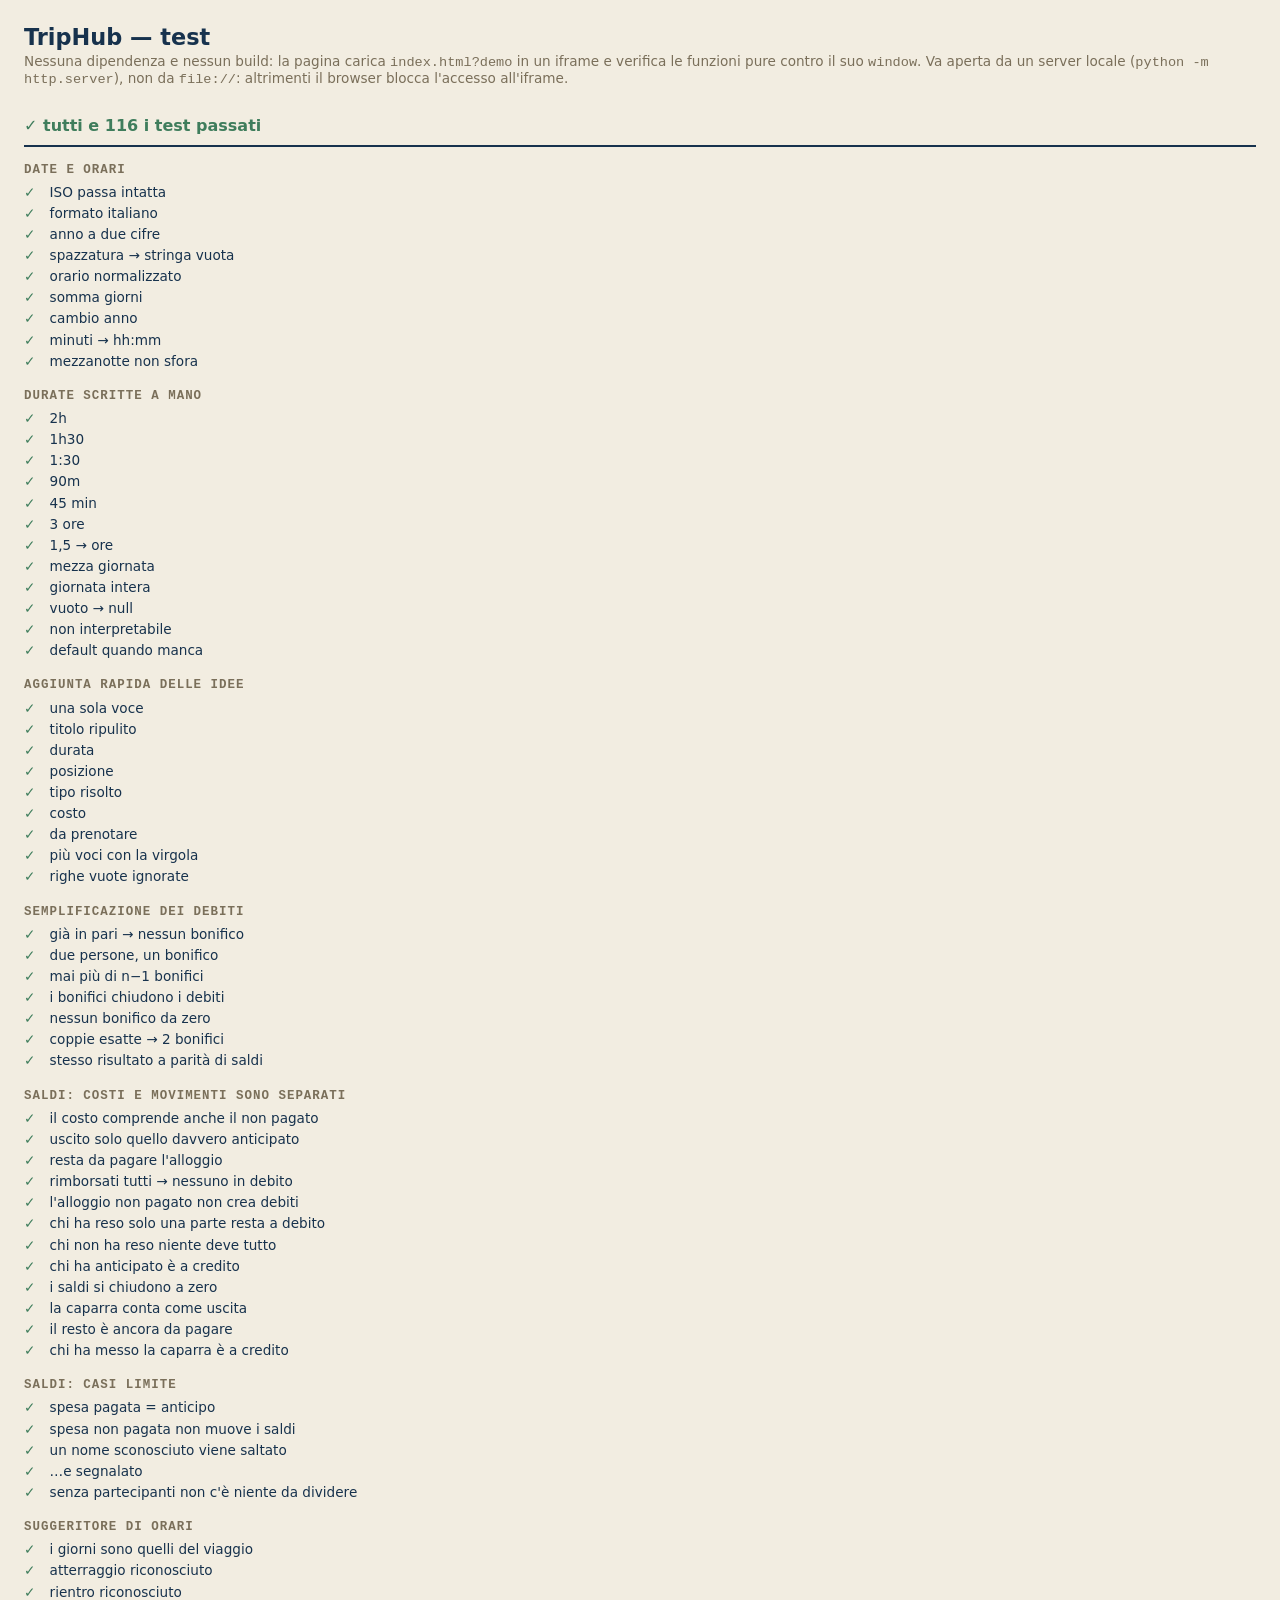
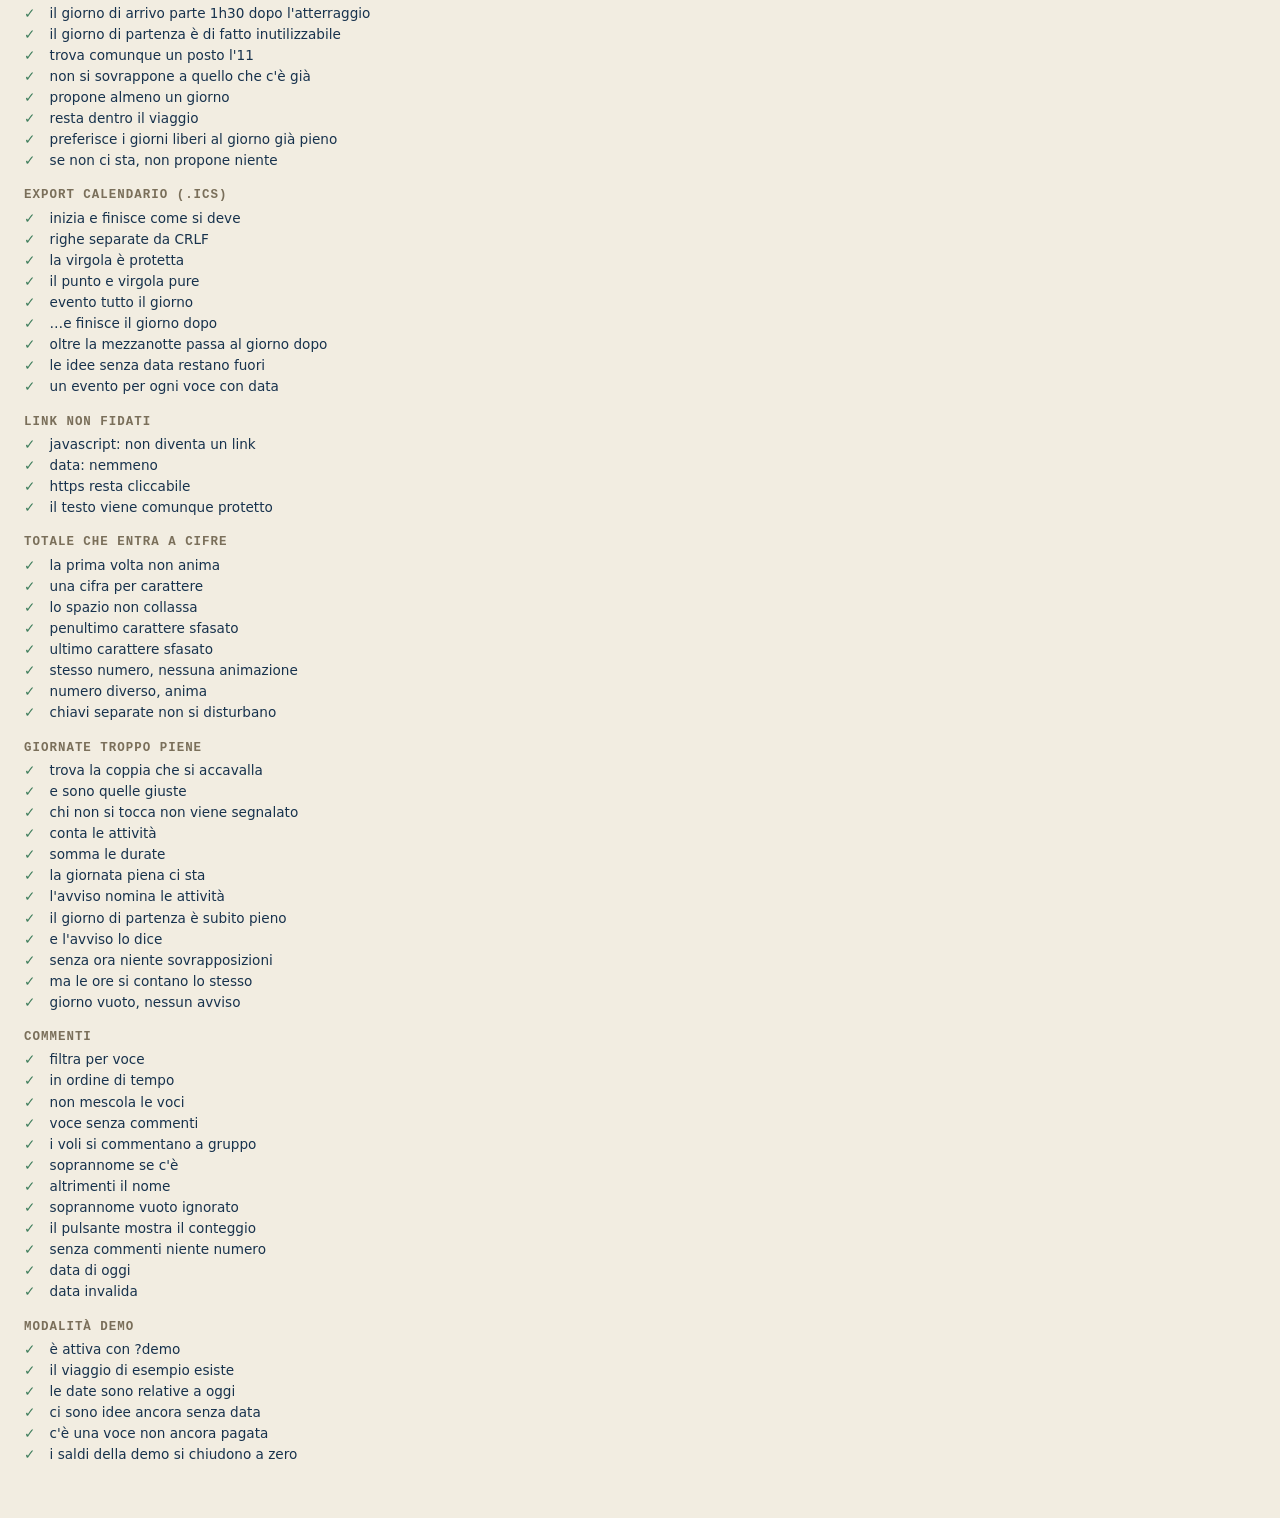
<file: test.html>
<!DOCTYPE html>
<html lang="it">
<head>
<meta charset="UTF-8">
<meta name="viewport" content="width=device-width, initial-scale=1">
<title>TripHub — test</title>
<style>
  :root{--ink:#17324d;--paper:#f2ede1;--line:#d4c9b2;--ok:#3f7d5c;--ko:#a3341f;--muted:#7a6f5a}
  *{box-sizing:border-box}
  body{background:var(--paper);color:var(--ink);font-family:system-ui,sans-serif;margin:0;padding:1.5rem}
  h1{font-size:1.4rem;margin:0 0 .2rem}
  .sub{color:var(--muted);font-size:.85rem;margin-bottom:1.2rem}
  #summary{position:sticky;top:0;background:var(--paper);padding:.6rem 0;border-bottom:2px solid var(--ink);
    font-weight:600;margin-bottom:1rem;z-index:2}
  .suite{margin-bottom:1.1rem}
  .suite h2{font-size:.78rem;text-transform:uppercase;letter-spacing:.08em;color:var(--muted);
    margin:0 0 .3rem;font-family:ui-monospace,monospace}
  .t{display:flex;gap:.5rem;padding:.16rem 0;font-size:.85rem;align-items:baseline}
  .t .mark{flex:none;width:1.1rem;font-weight:700}
  .pass .mark{color:var(--ok)}
  .fail{color:var(--ko)}
  .fail .mark{color:var(--ko)}
  .why{font-family:ui-monospace,monospace;font-size:.76rem;color:var(--ko);
    padding-left:1.6rem;white-space:pre-wrap}
  .ok{color:var(--ok)} .ko{color:var(--ko)}
  iframe{display:none}
</style>
</head>
<body>
<h1>TripHub — test</h1>
<div class="sub">
  Nessuna dipendenza e nessun build: la pagina carica <code>index.html?demo</code> in un iframe
  e verifica le funzioni pure contro il suo <code>window</code>.
  Va aperta da un server locale (<code>python -m http.server</code>), non da <code>file://</code>:
  altrimenti il browser blocca l'accesso all'iframe.
</div>
<div id="summary">eseguo…</div>
<div id="out"></div>
<iframe id="app" src="index.html?demo"></iframe>

<script>
/* ---------- micro framework: quel che serve, niente di più ---------- */
let PASS = 0, FAIL = 0, suite = null;
const out = document.getElementById('out');

function describe(nome, fn){
  suite = document.createElement('div');
  suite.className = 'suite';
  suite.innerHTML = `<h2>${nome}</h2>`;
  out.appendChild(suite);
  try { fn(); }
  catch(e){ report(false, 'la suite è esplosa', String(e && e.stack || e)); }
}
function report(ok, nome, perche){
  const d = document.createElement('div');
  d.className = 't ' + (ok ? 'pass' : 'fail');
  d.innerHTML = `<span class="mark">${ok ? '✓' : '✗'}</span><span>${nome}</span>`;
  suite.appendChild(d);
  if(!ok && perche){
    const w = document.createElement('div');
    w.className = 'why';
    w.textContent = perche;
    suite.appendChild(w);
  }
  ok ? PASS++ : FAIL++;
}
const j = v => JSON.stringify(v);
function eq(nome, avuto, atteso){
  const ok = j(avuto) === j(atteso);
  report(ok, nome, ok ? '' : `atteso  ${j(atteso)}\navuto   ${j(avuto)}`);
}
function near(nome, avuto, atteso, tol){
  const ok = Math.abs(Number(avuto) - Number(atteso)) <= (tol == null ? 0.005 : tol);
  report(ok, nome, ok ? '' : `atteso ~${atteso}, avuto ${avuto}`);
}
function ok(nome, valore, perche){ report(!!valore, nome, valore ? '' : (perche || 'atteso qualcosa di vero')); }

/* ---------- accesso all'app ---------- */
let W = null;
// CURRENT_DATA e CURRENT_TRIP sono `let` di modulo: assegnarli dall'esterno
// come proprietà di window non toccherebbe il binding, serve una eval.
function stato(trip, data){
  W.__fixture = { trip, data };
  W.eval('CURRENT_TRIP = window.__fixture.trip; CURRENT_DATA = window.__fixture.data;');
}
const clone = v => JSON.parse(JSON.stringify(v));
// let/const di modulo non diventano proprietà di window: per leggerli
// dall'esterno serve valutare l'espressione dentro l'iframe.
const leggi = expr => W.eval(expr);

/* ---------- dati di comodo ---------- */
const PERSONE = [{id:'p1',nome:'Anna'},{id:'p2',nome:'Bruno'},{id:'p3',nome:'Carla'},{id:'p4',nome:'Dino'}];
function viaggio(extra){
  return Object.assign({
    Viaggi:[{id:'T',data_inizio:'2099-06-10',data_fine:'2099-06-14',n_persone:4}],
    Partecipanti: clone(PERSONE),
    Alloggi:[], Voli:[], Spese:[], Pagamenti:[], CoseDaFare:[],
    CosaPortare:[], Contatti:[], InfoDest:[]
  }, extra || {});
}

/* ============================================================
   LE PROVE
   ============================================================ */
function esegui(){

describe('date e orari', ()=>{
  eq('ISO passa intatta',        W.toISODate('2026-03-07'), '2026-03-07');
  eq('formato italiano',         W.toISODate('7/3/2026'), '2026-03-07');
  eq('anno a due cifre',         W.toISODate('7/3/26'), '2026-03-07');
  eq('spazzatura → stringa vuota', W.toISODate('domani'), '');
  eq('orario normalizzato',      W.toHM('9:05'), '09:05');
  eq('somma giorni',             W.isoAddDays('2026-02-27', 2), '2026-03-01');
  eq('cambio anno',              W.isoAddDays('2026-12-31', 1), '2027-01-01');
  eq('minuti → hh:mm',           W.minToHM(9*60+5), '09:05');
  eq('mezzanotte non sfora',     W.minToHM(24*60+30), '23:59');
});

describe('durate scritte a mano', ()=>{
  eq('2h',               W.cdfDurMin('2h'), 120);
  eq('1h30',             W.cdfDurMin('1h30'), 90);
  eq('1:30',             W.cdfDurMin('1:30'), 90);
  eq('90m',              W.cdfDurMin('90m'), 90);
  eq('45 min',           W.cdfDurMin('45 min'), 45);
  eq('3 ore',            W.cdfDurMin('3 ore'), 180);
  eq('1,5 → ore',        W.cdfDurMin('1,5'), 90);
  eq('mezza giornata',   W.cdfDurMin('mezza giornata'), 240);
  eq('giornata intera',  W.cdfDurMin('Giornata intera'), 480);
  eq('vuoto → null',     W.cdfDurMin(''), null);
  eq('non interpretabile', W.cdfDurMin('un pomeriggio'), null);
  eq('default quando manca', W.cdfNeed({}), 120);
});

describe('aggiunta rapida delle idee', ()=>{
  const p = W.cdfParseLine('Museo del Prado ~2h @Madrid centro #cultura !prenota €25');
  eq('una sola voce', p.length, 1);
  eq('titolo ripulito', p[0].attivita, 'Museo del Prado');
  eq('durata',         p[0].durata, '2h');
  eq('posizione',      p[0].posizione, 'Madrid centro');
  eq('tipo risolto',   p[0].tipo, 'Cultura');
  eq('costo',          p[0].costo, 25);
  eq('da prenotare',   p[0].prenotazione_req, 'Sì');
  eq('più voci con la virgola', W.cdfParseLine('Prado, Retiro, Toledo').length, 3);
  eq('righe vuote ignorate',    W.cdfParseLine('  ,  , ').length, 0);
});

describe('semplificazione dei debiti', ()=>{
  const t = s => W.simplifyDebts(s);
  eq('già in pari → nessun bonifico', t([{nome:'A',saldo:0},{nome:'B',saldo:0}]), []);
  eq('due persone, un bonifico',
     t([{nome:'A',saldo:50},{nome:'B',saldo:-50}]),
     [{da:'B', a:'A', importo:50}]);

  const quattro = t([{nome:'A',saldo:390},{nome:'B',saldo:190},{nome:'C',saldo:-230},{nome:'D',saldo:-350}]);
  ok('mai più di n−1 bonifici', quattro.length <= 3, `sono ${quattro.length}`);
  near('i bonifici chiudono i debiti',
       quattro.reduce((s,x)=>s+x.importo,0), 580);
  ok('nessun bonifico da zero', quattro.every(x=>x.importo > 0));

  // il caso che il greedy risolve bene: chi si compensa esattamente si accoppia
  const coppie = t([{nome:'A',saldo:100},{nome:'B',saldo:-100},{nome:'C',saldo:70},{nome:'D',saldo:-70}]);
  eq('coppie esatte → 2 bonifici', coppie.length, 2);

  // deterministico: la lista non deve ballare fra un ridisegno e l'altro
  const s1 = t([{nome:'A',saldo:10},{nome:'B',saldo:10},{nome:'C',saldo:-20}]);
  const s2 = t([{nome:'B',saldo:10},{nome:'A',saldo:10},{nome:'C',saldo:-20}]);
  eq('stesso risultato a parità di saldi', s1, s2);
});

describe('saldi: costi e movimenti sono separati', ()=>{
  // Il caso che ha motivato il registro: il volo è pagato e già rimborsato,
  // l'alloggio è prenotato ma si salda fra mesi.
  const d = viaggio({
    Alloggi:[{id:'a1',scelto:'Sì',struttura:'Casa',totale:800}],
    Voli:[{id:'v1',scelto:'Sì',gruppo_id:'g1',direzione:'Andata',tratta:1,totale:500,costo_bagaglio:100}],
    Pagamenti:[
      {id:'m1',tipo:'anticipo',chi:'Anna',importo:600,riferimento:'Volo',paganti:'Tutti'},
      {id:'m2',tipo:'rimborso',chi:'Bruno',verso:'Anna',importo:150},
      {id:'m3',tipo:'rimborso',chi:'Carla',verso:'Anna',importo:150},
      {id:'m4',tipo:'rimborso',chi:'Dino', verso:'Anna',importo:150}
    ]
  });
  stato(d.Viaggi[0], d);
  const st = W.computeSettlement(d), c = W.cassa(d);
  eq('il costo comprende anche il non pagato', c.costo, 1400);
  eq('uscito solo quello davvero anticipato', c.uscito, 600);
  eq('resta da pagare l\'alloggio', c.daPagare, 800);
  ok('rimborsati tutti → nessuno in debito', st.trasferimenti.length === 0,
     j(st.trasferimenti));
  ok('l\'alloggio non pagato non crea debiti', st.righe.every(r=>Math.abs(r.saldo) < 0.005),
     j(st.righe));

  // rimborso parziale
  const d2 = clone(d);
  d2.Pagamenti = d2.Pagamenti.slice(0,2);
  d2.Pagamenti[1].importo = 100;                 // Bruno ne restituisce 100 su 150
  stato(d2.Viaggi[0], d2);
  const st2 = W.computeSettlement(d2);
  const saldo = n => st2.righe.find(r=>r.nome===n).saldo;
  near('chi ha reso solo una parte resta a debito', saldo('Bruno'), -50);
  near('chi non ha reso niente deve tutto',        saldo('Carla'), -150);
  near('chi ha anticipato è a credito',            saldo('Anna'),  350);
  near('i saldi si chiudono a zero', st2.righe.reduce((s,r)=>s+r.saldo,0), 0);

  // caparra: pagamento parziale di una voce
  const d3 = viaggio({ Alloggi:[{id:'a1',scelto:'Sì',totale:800}],
    Pagamenti:[{id:'m1',tipo:'anticipo',chi:'Anna',importo:200,riferimento:'caparra',paganti:'Tutti'}] });
  stato(d3.Viaggi[0], d3);
  const c3 = W.cassa(d3);
  eq('la caparra conta come uscita', c3.uscito, 200);
  eq('il resto è ancora da pagare',  c3.daPagare, 600);
  near('chi ha messo la caparra è a credito',
       W.computeSettlement(d3).righe.find(r=>r.nome==='Anna').saldo, 150);
});

describe('saldi: casi limite', ()=>{
  const d = viaggio({ Spese:[{id:'s1',descrizione:'Cena',totale:100,paganti:'Tutti',pagato_da:'Anna'}] });
  stato(d.Viaggi[0], d);
  const st = W.computeSettlement(d);
  near('spesa pagata = anticipo', st.righe.find(r=>r.nome==='Anna').saldo, 75);

  const d2 = viaggio({ Spese:[{id:'s1',descrizione:'Cena',totale:100,paganti:'Tutti',pagato_da:''}] });
  stato(d2.Viaggi[0], d2);
  ok('spesa non pagata non muove i saldi',
     W.computeSettlement(d2).righe.every(r=>r.saldo === 0));

  const d3 = viaggio({ Pagamenti:[{id:'m1',tipo:'anticipo',chi:'Fantasma',importo:100,paganti:'Tutti'}] });
  stato(d3.Viaggi[0], d3);
  const st3 = W.computeSettlement(d3);
  ok('un nome sconosciuto viene saltato', st3.righe.every(r=>r.saldo === 0));
  ok('…e segnalato', st3.ignoti.indexOf('Fantasma') >= 0, j(st3.ignoti));

  const d4 = viaggio({ Partecipanti:[] });
  stato(d4.Viaggi[0], d4);
  eq('senza partecipanti non c\'è niente da dividere', W.computeSettlement(d4), null);
});

describe('suggeritore di orari', ()=>{
  const d = viaggio({
    Voli:[
      {id:'v1',scelto:'Sì',gruppo_id:'g1',direzione:'Andata', tratta:1,data_part:'2099-06-10',ora_part:'12:00',data_arr:'2099-06-10',ora_arr:'16:30'},
      {id:'v2',scelto:'Sì',gruppo_id:'g1',direzione:'Ritorno',tratta:1,data_part:'2099-06-14',ora_part:'11:00'}
    ],
    CoseDaFare:[
      {id:'c1',data:'2099-06-11',ora:'10:00',tipo:'Museo',attivita:'Prado',durata:'3h',quando:'Mattina'}
    ]
  });
  stato(d.Viaggi[0], d);

  eq('i giorni sono quelli del viaggio', W.cdfTripDays().length, 5);
  const b = W.cdfTravelBounds();
  eq('atterraggio riconosciuto', [b.arrISO, b.arrMin], ['2099-06-10', 990]);
  eq('rientro riconosciuto',     [b.depISO, b.depMin], ['2099-06-14', 660]);

  const arrivo = W.cdfDayWindow('2099-06-10');
  eq('il giorno di arrivo parte 1h30 dopo l\'atterraggio', arrivo.ws, 990 + 90);
  const partenza = W.cdfDayWindow('2099-06-14');
  ok('il giorno di partenza è di fatto inutilizzabile', partenza.we - partenza.ws < 45,
     `finestra di ${partenza.we - partenza.ws} minuti`);

  // un'attività da 2h la mattina non deve finire sopra il Prado (10:00-13:00)
  const idea = {id:'x', durata:'2h', quando:'Mattina', tipo:'Museo'};
  const slot = W.cdfSlotFor(idea, '2099-06-11', b);
  ok('trova comunque un posto l\'11', !!slot);
  ok('non si sovrappone a quello che c\'è già',
     slot.start >= 13*60 + 30 || slot.start + 120 <= 10*60,
     `proposto alle ${W.minToHM(slot.start)}`);

  const sug = W.cdfSuggest(idea, 3);
  ok('propone almeno un giorno', sug.list.length > 0);
  ok('resta dentro il viaggio', sug.list.every(s=>s.iso >= '2099-06-10' && s.iso <= '2099-06-14'));
  ok('preferisce i giorni liberi al giorno già pieno', sug.list[0].iso !== '2099-06-11',
     `ha proposto ${sug.list[0].iso}`);

  // giornata intera in un giorno saturo: non deve inventarsi spazio
  const enorme = {id:'y', durata:'Giornata intera', quando:'Tutto il giorno'};
  eq('se non ci sta, non propone niente', W.cdfSlotFor(enorme, '2099-06-14', b), null);
});

describe('export calendario (.ics)', ()=>{
  const d = viaggio({
    Alloggi:[{id:'a1',scelto:'Sì',struttura:'Casa Sol, Centro',checkin:'2099-06-10',ora_checkin:'15:00',
      checkout:'2099-06-14',ora_checkout:'10:00',indirizzo:'Calle Mayor 1; Madrid'}],
    CoseDaFare:[
      {id:'c1',data:'2099-06-11',ora:'10:00',attivita:'Prado',durata:'3h',note:'linea 2, rossa'},
      {id:'c2',data:'2099-06-12',ora:'',attivita:'Giornata libera'},
      {id:'c3',data:'2099-06-12',ora:'23:00',attivita:'Locale',durata:'3h'},
      {id:'c9',data:'',attivita:'Idea senza data'}
    ]
  });
  const ics = W.buildICS(d, d.Viaggi[0]);
  ok('inizia e finisce come si deve',
     /^BEGIN:VCALENDAR\r\n/.test(ics) && /END:VCALENDAR\r\n$/.test(ics));
  ok('righe separate da CRLF', ics.indexOf('\r\n') > 0 && !/[^\r]\n/.test(ics));
  ok('la virgola è protetta',   ics.indexOf('Casa Sol\\, Centro') >= 0);
  ok('il punto e virgola pure', ics.indexOf('Calle Mayor 1\\; Madrid') >= 0);
  ok('evento tutto il giorno',  ics.indexOf('DTSTART;VALUE=DATE:20990612') >= 0);
  ok('…e finisce il giorno dopo', ics.indexOf('DTEND;VALUE=DATE:20990613') >= 0);
  ok('oltre la mezzanotte passa al giorno dopo', ics.indexOf('DTEND:20990613T020000') >= 0);
  ok('le idee senza data restano fuori', ics.indexOf('Idea senza data') < 0);
  eq('un evento per ogni voce con data', (ics.match(/BEGIN:VEVENT/g)||[]).length, 4);
});

describe('link non fidati', ()=>{
  ok('javascript: non diventa un link',  W.linkCell('javascript:alert(1)').indexOf('<a ') < 0);
  ok('data: nemmeno',                    W.linkCell('data:text/html,<b>x').indexOf('<a ') < 0);
  ok('https resta cliccabile',           W.linkCell('https://esempio.it/x').indexOf('<a ') >= 0);
  ok('il testo viene comunque protetto', W.linkCell('<img onerror=x>').indexOf('<img') < 0);
});

describe('totale che entra a cifre', ()=>{
  W.eval('BUDGET_LAST = {}');
  const spans = html => (html.match(/class="t-digit"/g) || []).length;

  const primo = W.eurPop(1520, 'prova');
  ok('la prima volta non anima', primo.indexOf('is-animating') < 0, primo.slice(0, 60));
  eq('una cifra per carattere', spans(primo), leggi('eur(1520)').length);
  ok('lo spazio non collassa',  primo.indexOf('&nbsp;') >= 0);
  ok('penultimo carattere sfasato', primo.indexOf('data-stagger="1"') >= 0);
  ok('ultimo carattere sfasato',    primo.indexOf('data-stagger="2"') >= 0);

  ok('stesso numero, nessuna animazione',
     W.eurPop(1520, 'prova').indexOf('is-animating') < 0);
  ok('numero diverso, anima',
     W.eurPop(1770, 'prova').indexOf('is-animating') >= 0);
  ok('chiavi separate non si disturbano',
     W.eurPop(1770, 'altra').indexOf('is-animating') < 0);
  W.eval('BUDGET_LAST = {}');
});

describe('giornate troppo piene', ()=>{
  const att = (id, ora, durata) => ({id, data:'2099-06-11', ora, durata, attivita:'A'+id});
  const d = viaggio({
    Voli:[
      {id:'v1',scelto:'Sì',gruppo_id:'g1',direzione:'Andata', tratta:1,data_part:'2099-06-10',ora_part:'12:00',data_arr:'2099-06-10',ora_arr:'16:30'},
      {id:'v2',scelto:'Sì',gruppo_id:'g1',direzione:'Ritorno',tratta:1,data_part:'2099-06-14',ora_part:'11:00'}
    ],
    CoseDaFare:[ att('1','10:00','3h'), att('2','12:00','2h'), att('3','16:00','1h') ]
  });
  stato(d.Viaggi[0], d);

  const items = W.cdfDayItems('2099-06-11');
  const sov = W.cdfSovrapposte(items);
  eq('trova la coppia che si accavalla', sov.length, 1);
  eq('e sono quelle giuste', [sov[0][0].id, sov[0][1].id], ['1','2']);
  ok('chi non si tocca non viene segnalato', sov.every(p=>p.indexOf('3') < 0));

  const c = W.cdfCarico('2099-06-11', items);
  eq('conta le attività',  c.n, 3);
  eq('somma le durate',    c.minuti, 180+120+60);
  ok('la giornata piena ci sta', !c.pieno, `${c.minuti} su ${c.finestra}`);
  ok('l\'avviso nomina le attività', W.cdfAvvisiGiorno(c)[0].indexOf('A1') >= 0,
     W.cdfAvvisiGiorno(c)[0]);

  // stesso carico, ma il giorno del rientro dura quasi niente
  const d2 = viaggio({ Voli: d.Voli, CoseDaFare:[
    {id:'x', data:'2099-06-14', ora:'08:00', durata:'3h', attivita:'Lunga'} ]});
  stato(d2.Viaggi[0], d2);
  const c2 = W.cdfCarico('2099-06-14', W.cdfDayItems('2099-06-14'));
  ok('il giorno di partenza è subito pieno', c2.pieno, `finestra ${c2.finestra}`);
  ok('e l\'avviso lo dice', W.cdfAvvisiGiorno(c2).some(a=>/rientro/.test(a)),
     JSON.stringify(W.cdfAvvisiGiorno(c2)));

  // senza orario non si può dire che due cose si pestino i piedi
  const d3 = viaggio({ CoseDaFare:[
    {id:'s1', data:'2099-06-11', ora:'', durata:'3h', attivita:'Senza ora'},
    {id:'s2', data:'2099-06-11', ora:'', durata:'3h', attivita:'Nemmeno'} ]});
  stato(d3.Viaggi[0], d3);
  eq('senza ora niente sovrapposizioni', W.cdfSovrapposte(W.cdfDayItems('2099-06-11')).length, 0);
  eq('ma le ore si contano lo stesso', W.cdfCarico('2099-06-11', W.cdfDayItems('2099-06-11')).minuti, 360);

  stato(d.Viaggi[0], d);
  eq('giorno vuoto, nessun avviso', W.cdfAvvisiGiorno(W.cdfCarico('2099-06-13', [])).length, 0);
});

describe('commenti', ()=>{
  const d = viaggio({
    Partecipanti:[{id:'p1',nome:'Anna',soprannome:'Anni'},{id:'p2',nome:'Bruno'},{id:'p3',nome:'Carla'}],
    Commenti:[
      {id:'q1',su:'Alloggi',su_id:'a1',autore_id:'p1',autore:'Anni',testo:'secondo',data:'2099-06-02T10:00:00.000Z'},
      {id:'q2',su:'Alloggi',su_id:'a1',autore_id:'p2',autore:'Bruno',testo:'primo', data:'2099-06-01T10:00:00.000Z'},
      {id:'q3',su:'Alloggi',su_id:'a2',autore_id:'p1',autore:'Anni',testo:'altro',  data:'2099-06-03T10:00:00.000Z'},
      {id:'q4',su:'Voli',   su_id:'g1',autore_id:'p9',autore:'Fantasma',testo:'ex', data:'2099-06-04T10:00:00.000Z'}
    ]
  });
  stato(d.Viaggi[0], d);

  eq('filtra per voce',        W.commentiDi('Alloggi','a1').map(c=>c.id), ['q2','q1']);
  eq('in ordine di tempo',     W.commentiDi('Alloggi','a1').map(c=>c.testo), ['primo','secondo']);
  eq('non mescola le voci',    W.nCommenti('Alloggi','a2'), 1);
  eq('voce senza commenti',    W.nCommenti('Alloggi','mai'), 0);
  eq('i voli si commentano a gruppo', W.nCommenti('Voli','g1'), 1);

  eq('soprannome se c\'è',     W.nickOf({nome:'Anna',soprannome:'Anni'}), 'Anni');
  eq('altrimenti il nome',     W.nickOf({nome:'Bruno'}), 'Bruno');
  eq('soprannome vuoto ignorato', W.nickOf({nome:'Carla',soprannome:'   '}), 'Carla');

  ok('il pulsante mostra il conteggio', W.cmtBtn('Alloggi','a1','x').indexOf('>2<') >= 0,
     W.cmtBtn('Alloggi','a1','x'));
  ok('senza commenti niente numero', W.cmtBtn('Alloggi','mai','x').indexOf('cmt-n') < 0);

  eq('data di oggi',  W.cmtQuando(W.todayISO()+'T08:30:00.000Z').slice(0,4), 'oggi');
  eq('data invalida', W.cmtQuando('boh'), '');
});

describe('modalità demo', ()=>{
  const db = leggi('DEMO_DB');
  ok('è attiva con ?demo', leggi('DEMO') === true);
  ok('il viaggio di esempio esiste', db && db.Viaggi.length === 1);
  ok('le date sono relative a oggi',
     db.Viaggi[0].data_inizio > W.todayISO(),
     'il viaggio di esempio deve stare nel futuro, altrimenti il suggeritore non ha giorni');
  ok('ci sono idee ancora senza data', db.CoseDaFare.some(r=>!r.data));
  ok('c\'è una voce non ancora pagata',
     db.Alloggi.some(a=>a.scelto) && W.cassa(db).daPagare > 0);
  ok('i saldi della demo si chiudono a zero',
     Math.abs(W.computeSettlement(db).righe.reduce((s,r)=>s+r.saldo,0)) < 0.005);
});

/* ---------- verdetto ---------- */
const s = document.getElementById('summary');
s.innerHTML = FAIL
  ? `<span class="ko">✗ ${FAIL} test falliti</span> · <span class="ok">${PASS} passati</span>`
  : `<span class="ok">✓ tutti e ${PASS} i test passati</span>`;
document.title = (FAIL ? '✗ ' : '✓ ') + `TripHub — test (${PASS}/${PASS+FAIL})`;
}

/* ---------- avvio ---------- */
const frame = document.getElementById('app');
frame.addEventListener('load', ()=>{
  try {
    W = frame.contentWindow;
    if(!W.buildICS) throw new Error('l\'app non ha finito di caricarsi');
    // la demo popola il suo database alla prima chiamata: forziamola qui
    W.demoReset();
    esegui();
  } catch(e){
    document.getElementById('summary').innerHTML =
      `<span class="ko">✗ non riesco a leggere l'app: ${String(e && e.message || e)}</span>`;
    out.innerHTML = `<p>Se hai aperto questa pagina con un doppio click (<code>file://</code>),
      riprova servendola via HTTP:<br><code>python -m http.server</code> e poi
      <code>http://localhost:8000/test.html</code></p>`;
  }
});
</script>
</body>
</html>
</file>
<file: style.css>
/* TripHub — foglio di stile.
   Stava dentro index.html: separato, il browser se lo tiene in cache
   anche quando l'HTML cambia, e si edita senza scorrere 6.000 righe. */
:root{
  --ink:      #17324d;   /* blu inchiostro */
  --ink-soft: #2c4a68;
  --paper:    #f2ede1;   /* carta da mappa */
  --paper-2:  #e7dfcd;
  --stamp:    #d1622a;   /* arancio timbro imbarco */
  --stamp-dk: #b04d1c;
  --line:     #d4c9b2;
  --ok:       #3f7d5c;
  --danger:   #a3341f;
  --muted:    #7a6f5a;
  --card:     #fbf8f0;
  --card-2:   #fdfbf5;
  --shadow:   0 8px 24px -18px rgba(23,50,77,.4);
  --shadow-up:0 14px 30px -20px rgba(23,50,77,.55);
  --radius:   14px;
  --topbar-h: 52px;
}
*{box-sizing:border-box}
html{scroll-behavior:smooth}
body{
  background:var(--paper);
  color:var(--ink);
  font-family:'Inter',system-ui,sans-serif;
  margin:0;
  -webkit-text-size-adjust:100%;
  text-rendering:optimizeLegibility;
  padding-bottom:env(safe-area-inset-bottom);
  overflow-wrap:break-word;
  background-image:
    linear-gradient(rgba(23,50,77,.035) 1px, transparent 1px),
    linear-gradient(90deg, rgba(23,50,77,.035) 1px, transparent 1px);
  background-size:26px 26px;
}
h1,h2,h3,.display{font-family:'Fraunces',Georgia,serif}
.mono{font-family:'JetBrains Mono',monospace}
/* --- Topbar --- */
.topbar{background:var(--ink);color:var(--paper);border-bottom:3px solid var(--stamp);
  position:sticky;top:0;z-index:1035;padding-top:env(safe-area-inset-top)}
.topbar .brand{
  font-family:'Fraunces',serif;font-weight:700;letter-spacing:.5px;
  font-size:1.35rem;color:var(--paper);text-decoration:none;
  display:flex;align-items:center;gap:.5rem;
}
.topbar .mono{color:#b9c6d3;font-size:.72rem}
.role-badge{font-family:'JetBrains Mono',monospace;font-size:.6rem;letter-spacing:.1em;
  text-transform:uppercase;background:rgba(255,255,255,.14);color:var(--paper);
  border-radius:20px;padding:.1rem .5rem}
/* --- Card / passport look --- */
.sheet{
  background:#fbf8f0;border:1px solid var(--line);border-radius:14px;
  box-shadow:0 1px 0 #fff inset, 0 8px 24px -18px rgba(23,50,77,.4);
}
.eyebrow{
  font-family:'JetBrains Mono',monospace;text-transform:uppercase;letter-spacing:.18em;
  font-size:.68rem;color:var(--stamp);font-weight:500;
}
/* --- Trip cards --- */
.trip-card{
  background:#fbf8f0;border:1px solid var(--line);border-radius:14px;
  padding:1.1rem 1.2rem;cursor:pointer;height:100%;
  transition:transform .12s ease, box-shadow .12s ease, border-color .12s;
  position:relative;overflow:hidden;
}
@media (hover:hover){
  .trip-card:hover{transform:translateY(-3px);box-shadow:var(--shadow-up);border-color:var(--stamp)}
}
.trip-card:active{transform:translateY(-1px)}
.trip-card .dest{font-family:'Fraunces',serif;font-weight:600;font-size:1.25rem;line-height:1.15}
.trip-card .country{color:var(--muted);font-size:.85rem}
.stamp{
  position:absolute;top:12px;right:-30px;transform:rotate(12deg);
  background:var(--stamp);color:#fff;font-family:'JetBrains Mono',monospace;
  font-size:.62rem;letter-spacing:.15em;padding:3px 34px;text-transform:uppercase;
}
.stamp.done{background:var(--ok)}
.stamp.idea,.stamp.draft{background:var(--muted)}
.stamp.now{background:var(--stamp)}
.stamp:not(.done):not(.draft):not(.idea):not(.now){background:var(--ink-soft)}
.trip-card.past{opacity:.72}
.trip-card.past:hover{opacity:1}
/* --- Tabs --- */
.navtabs-wrap{position:sticky;top:calc(var(--topbar-h) + env(safe-area-inset-top));z-index:1020;
  background:var(--paper);margin:0 -12px;padding:0 12px}
.navtabs-wrap::after{content:'';position:absolute;right:12px;top:0;bottom:2px;width:28px;pointer-events:none;
  background:linear-gradient(90deg,rgba(242,237,225,0),var(--paper))}
.navtabs{display:flex;gap:.35rem;flex-wrap:nowrap;overflow-x:auto;border-bottom:2px solid var(--line);padding-bottom:0;
  scrollbar-width:none;-webkit-overflow-scrolling:touch}
.navtabs::-webkit-scrollbar{display:none}
.navtabs a{
  text-decoration:none;color:var(--ink-soft);font-weight:500;font-size:.9rem;
  padding:.5rem .85rem;border-radius:8px 8px 0 0;position:relative;top:2px;
  border:2px solid transparent;border-bottom:none;white-space:nowrap;flex:none;
  display:inline-flex;align-items:center;gap:.35rem;transition:color .12s,background .12s;
}
.navtabs a:hover{color:var(--stamp)}
.navtabs a.active{background:var(--card);border-color:var(--line);color:var(--ink);border-bottom:2px solid var(--card)}
.tab-badge{font-family:'JetBrains Mono',monospace;font-size:.62rem;background:var(--paper-2);
  color:var(--ink-soft);border-radius:20px;padding:.05rem .35rem;line-height:1.4}
.navtabs a.active .tab-badge{background:var(--paper)}
.tab-dot{width:6px;height:6px;border-radius:50%;background:var(--stamp);flex:none}
.t-ico{font-size:.95rem;line-height:1}
.t-short{display:none}

/* --- Impaginazione del viaggio: contenuto + navigazione laterale --- */
.trip-layout{display:flex;gap:1.6rem;align-items:flex-start}
.trip-main{flex:1;min-width:0}
.sidenav{display:none}
.sidenav .sn-grp{margin-bottom:1rem}
.sidenav a{display:flex;align-items:center;gap:.55rem;padding:.4rem .55rem;margin-bottom:.1rem;
  border-radius:8px;text-decoration:none;color:var(--ink-soft);font-size:.88rem;font-weight:500;
  position:relative;transition:background .12s,color .12s}
.sidenav a:hover{background:var(--paper-2);color:var(--stamp)}
.sidenav a.active{background:var(--card);color:var(--ink);font-weight:600;
  box-shadow:inset 0 0 0 1px var(--line)}
.sidenav a.active::before{content:'';position:absolute;left:-6px;top:7px;bottom:7px;width:3px;
  border-radius:2px;background:var(--stamp)}
.sidenav .sn-label{flex:1;min-width:0;overflow:hidden;text-overflow:ellipsis;white-space:nowrap}
@media(min-width:992px){
  .sidenav{display:block;flex:0 0 196px;position:sticky;
    top:calc(var(--topbar-h) + env(safe-area-inset-top) + 14px)}
  .navtabs-wrap{display:none}
}

/* --- Barra inferiore del telefono --- */
.bottomnav{display:none}
.nav-sheet{display:none}
@media(max-width:640px){
  .navtabs-wrap{display:none}
  #app{padding-bottom:5.6rem !important}
  .bottomnav{display:grid;grid-template-columns:repeat(5,1fr);
    position:fixed;left:0;right:0;bottom:0;z-index:1030;
    background:var(--card);border-top:2px solid var(--line);
    box-shadow:0 -2px 10px rgba(23,50,77,.07);
    padding-bottom:env(safe-area-inset-bottom)}
  .bottomnav a,.bottomnav button{display:flex;flex-direction:column;align-items:center;
    justify-content:center;gap:.12rem;min-height:54px;padding:.3rem .1rem;position:relative;
    font-size:.6rem;line-height:1.1;font-weight:500;text-decoration:none;
    color:var(--ink-soft);background:none;border:0;-webkit-tap-highlight-color:transparent}
  .bottomnav a.active,.bottomnav button.active{color:var(--stamp);font-weight:700}
  .bottomnav a.active::before,.bottomnav button.active::before{content:'';position:absolute;
    top:0;left:22%;right:22%;height:3px;border-radius:0 0 3px 3px;background:var(--stamp)}
  .bottomnav .t-ico{font-size:1.2rem}
  .bottomnav .tab-badge{position:absolute;top:3px;right:calc(50% - 1.4rem);font-size:.55rem;
    padding:0 .22rem;border:1px solid var(--card)}
  .bottomnav .tab-dot{position:absolute;top:6px;right:calc(50% - 1.1rem);width:5px;height:5px}

  .nav-sheet{display:block;position:fixed;inset:0;z-index:1040;visibility:hidden}
  .nav-sheet.open{visibility:visible}
  .nav-sheet .backdrop{position:absolute;inset:0;background:rgba(23,50,77,.4);
    opacity:0;transition:opacity .2s}
  .nav-sheet.open .backdrop{opacity:1}
  .nav-sheet .panel{position:absolute;left:0;right:0;bottom:0;background:var(--card);
    border-top:2px solid var(--line);border-radius:16px 16px 0 0;
    padding:.5rem .7rem calc(.7rem + env(safe-area-inset-bottom));
    transform:translateY(100%);transition:transform .22s ease;max-height:72vh;overflow:auto}
  .nav-sheet.open .panel{transform:translateY(0)}
  .nav-sheet .grabber{width:38px;height:4px;border-radius:2px;background:var(--line);
    margin:.2rem auto .6rem}
  .nav-sheet a{display:flex;align-items:center;gap:.7rem;padding:.7rem .5rem;
    text-decoration:none;color:var(--ink);font-size:.95rem;font-weight:500;
    border-bottom:1px solid var(--line)}
  .nav-sheet a:last-child{border-bottom:0}
  .nav-sheet a.active{color:var(--stamp);font-weight:700}
  .nav-sheet .t-ico{font-size:1.15rem}
}
/* --- Table --- */
table.data{width:100%;border-collapse:collapse;font-size:.88rem}
table.data th{
  font-family:'JetBrains Mono',monospace;font-weight:500;font-size:.66rem;
  text-transform:uppercase;letter-spacing:.08em;color:var(--muted);
  text-align:left;padding:.55rem .6rem;border-bottom:2px solid var(--line);white-space:nowrap;
}
table.data th.sortable{cursor:pointer;user-select:none}
table.data th.sortable:hover{color:var(--stamp)}
table.data th .arrow{color:var(--stamp);font-size:.7rem}
table.data td{padding:.55rem .6rem;border-bottom:1px solid var(--line);vertical-align:top}
table.data tr:hover td{background:rgba(209,98,42,.05)}
.chip{display:inline-block;font-size:.7rem;padding:.12rem .5rem;border-radius:20px;background:var(--paper-2);color:var(--ink-soft);font-weight:500}
.chip.pick{background:var(--ok);color:#fff}
.chip.pri-ess{background:#c9432e;color:#fff}
.chip.pri-cons{background:#e0a422;color:#3a2c00}
.chip.toggle{cursor:pointer;transition:transform .08s ease}
.chip.toggle:hover{transform:scale(1.08);outline:1px solid var(--stamp)}
/* codici di prenotazione e di accesso */
.code-chip{display:inline-flex;align-items:center;gap:.35rem;font-family:'JetBrains Mono',monospace;
  font-size:.74rem;letter-spacing:.06em;background:var(--paper-2);color:var(--ink);
  border:1px dashed var(--line);border-radius:7px;padding:.1rem .45rem;cursor:pointer}
.code-chip:hover{border-color:var(--stamp);border-style:solid;color:var(--stamp)}
.code-chip .k{color:var(--muted);font-size:.66rem;letter-spacing:.1em;text-transform:uppercase}
/* --- Buttons --- */
.btn-stamp{background:var(--stamp);border:none;color:#fff;font-weight:600}
.btn-stamp:hover{background:var(--stamp-dk);color:#fff}
.btn-ink{background:var(--ink);border:none;color:var(--paper)}
.btn-ink:hover{background:var(--ink-soft);color:#fff}
.btn-ghost{background:transparent;border:1px solid var(--line);color:var(--ink-soft)}
.btn-ghost:hover{border-color:var(--stamp);color:var(--stamp)}
.btn-del{background:var(--danger);border:none;color:#fff;font-weight:600}
.btn-del:hover{background:#872a18;color:#fff}
.icon-btn{border:none;background:transparent;color:var(--muted);cursor:pointer;padding:.25rem .4rem;
  border-radius:7px;min-width:32px;min-height:32px;transition:background .12s,color .12s}
.icon-btn:hover{background:var(--paper-2);color:var(--ink)}
.icon-btn:active{transform:scale(.94)}
/* --- Budget --- */
.budget-total{font-family:'Fraunces',serif;font-weight:700;font-size:2rem;color:var(--ink)}
.budget-line{display:flex;justify-content:space-between;padding:.5rem 0;border-bottom:1px dashed var(--line)}
.budget-line .sub{color:var(--muted);font-size:.72rem}
.per-person{color:var(--stamp);font-weight:600}
/* --- Gate / login --- */
.gate{max-width:420px;margin:8vh auto;}
.gate .sheet{padding:2rem}
.form-control,.form-select{border-color:var(--line);background:#fdfbf5}
.form-control:focus,.form-select:focus{border-color:var(--stamp);box-shadow:0 0 0 .2rem rgba(209,98,42,.15)}
label.form-label{font-size:.78rem;font-weight:600;color:var(--ink-soft);margin-bottom:.2rem}
.empty{text-align:center;padding:3rem 1rem;color:var(--muted)}
.empty .big{font-family:'Fraunces',serif;font-size:1.3rem;color:var(--ink-soft);margin-bottom:.3rem}
.spinner-wrap{display:flex;justify-content:center;padding:3rem}
/* centrato con i margini, non con translateX: cosi' la transform resta
   libera per la transizione .t-toast senza doverla comporre a mano */
.toast-mini{position:fixed;bottom:calc(20px + env(safe-area-inset-bottom));
  left:0;right:0;margin-inline:auto;width:max-content;
  background:var(--ink);color:var(--paper);padding:.6rem 1.1rem;border-radius:10px;
  font-size:.85rem;z-index:2000;box-shadow:0 10px 30px -12px rgba(0,0,0,.55);
  pointer-events:none;max-width:92vw;
  display:flex;align-items:center;gap:.75rem}
.toast-mini.err{background:var(--danger)}
.toast-mini.ok{background:var(--ok)}
.toast-mini .undo{pointer-events:auto;background:rgba(255,255,255,.16);border:none;color:#fff;
  font-weight:600;font-size:.8rem;border-radius:7px;padding:.2rem .6rem;cursor:pointer;flex:none}
.toast-mini .undo:hover{background:rgba(255,255,255,.3)}

/* ==========================================================
   COSA PORTARE — lista di spunta
   ========================================================== */
.cp-head{display:flex;align-items:center;gap:1rem;flex-wrap:wrap}
.cp-ring{flex:none}
.cp-count{font-family:'Fraunces',serif;font-weight:600;font-size:1.15rem;line-height:1.2}
.cp-sub{font-size:.8rem;color:var(--muted)}
.cp-done-all{color:var(--ok);font-weight:600}

.cp-cat{margin-bottom:.9rem}
.cp-cat-head{display:flex;align-items:center;gap:.6rem;width:100%;padding:.3rem .1rem;
  border-bottom:1px solid var(--line)}
.cp-cat-toggle{display:flex;align-items:center;gap:.6rem;flex:1;min-width:0;background:none;
  border:none;text-align:left;padding:.25rem .2rem;cursor:pointer;color:inherit}
.cp-cat-toggle:hover .cp-cat-name{color:var(--stamp)}
.cp-cat-ico{font-size:1.1rem;flex:none;width:1.6rem;text-align:center}
.cp-cat-name{font-family:'Fraunces',serif;font-weight:600;font-size:1rem;flex:1;min-width:0}
.cp-cat-n{font-family:'JetBrains Mono',monospace;font-size:.7rem;color:var(--muted);flex:none}
.cp-caret{color:var(--muted);flex:none}
.cp-cat-acts{flex:none;display:flex;gap:.1rem}
.cp-bar{height:3px;border-radius:3px;background:var(--paper-2);overflow:hidden;margin:.25rem 0 .15rem}
.cp-bar i{display:block;height:100%;background:var(--stamp);border-radius:3px;transition:width .25s ease}
.cp-bar.full i{background:var(--ok)}

.cp-row{display:flex;align-items:flex-start;gap:.65rem;padding:.55rem .35rem;cursor:pointer;
  border-bottom:1px solid rgba(212,201,178,.5);transition:opacity .15s,background .12s;
  border-radius:8px;-webkit-tap-highlight-color:transparent;user-select:none}
.cp-row:last-child{border-bottom:none}
.cp-row.pri-ess{box-shadow:inset 3px 0 0 -1px #c9432e}
.cp-row.pri-cons{box-shadow:inset 3px 0 0 -1px #e0a422}
.cp-row.done{opacity:.5}
.cp-row.done .cp-name{text-decoration:line-through}
.cp-row:active{background:rgba(209,98,42,.12)}
@media (hover:hover){ .cp-row:hover{background:rgba(209,98,42,.06)} }

.cp-check{flex:none;width:26px;height:26px;border-radius:50%;border:2px solid var(--line);
  background:var(--card-2);padding:0;position:relative;margin-top:1px;pointer-events:none;
  transition:background .12s,border-color .12s}
.cp-row:hover .cp-check{border-color:var(--stamp)}
.cp-check[aria-checked="true"]{background:var(--ok);border-color:var(--ok)}
.cp-check[aria-checked="true"]::after{content:'✓';position:absolute;inset:0;color:#fff;
  font-size:.85rem;line-height:22px;text-align:center;font-weight:700}

.cp-main{flex:1;min-width:0}
.cp-name{font-size:.95rem;font-weight:500;line-height:1.35}
.cp-qta{font-family:'JetBrains Mono',monospace;font-size:.72rem;color:var(--stamp);
  background:rgba(209,98,42,.1);border-radius:5px;padding:0 .3rem;margin-left:.3rem}
.cp-note{font-size:.76rem;color:var(--muted);margin-top:.1rem}
.cp-tags{display:flex;gap:.3rem;flex-wrap:wrap;margin-top:.2rem}
.cp-who{font-size:.68rem;background:var(--ink-soft);color:var(--paper);border-radius:20px;padding:.05rem .45rem}
.cp-acts{flex:none;display:flex;align-items:center;opacity:.55;transition:opacity .12s}
.cp-row:hover .cp-acts,.cp-acts:focus-within{opacity:1}

.cp-add{display:flex;gap:.4rem;padding:.45rem .3rem .1rem}
.cp-add input{border:1px dashed var(--line);background:transparent;border-radius:8px;
  padding:.35rem .6rem;font-size:.85rem;flex:1;min-width:0;color:var(--ink)}
.cp-add input:focus{outline:none;border-color:var(--stamp);border-style:solid;background:var(--card-2)}
.cp-add input::placeholder{color:var(--muted);opacity:.8}

.cp-addbar{display:flex;gap:.4rem;flex-wrap:wrap;align-items:center}
.cp-addbar .form-select{max-width:190px}
.cp-addbar .grow{flex:1;min-width:170px}
.cp-hint{font-family:'JetBrains Mono',monospace;font-size:.66rem;color:var(--muted);margin-top:.35rem}

.cp-filters{display:flex;gap:.3rem;flex-wrap:wrap;align-items:center}
.cp-fil{border:1px solid var(--line);background:var(--card-2);border-radius:20px;
  font-size:.75rem;padding:.15rem .7rem;color:var(--ink-soft);cursor:pointer}
.cp-fil:hover{border-color:var(--stamp);color:var(--stamp)}
.cp-fil.on{background:var(--ink);border-color:var(--ink);color:var(--paper)}
.cp-search{max-width:200px}
.tpl-card{border:1px solid var(--line);border-radius:10px;padding:.6rem .7rem;cursor:pointer;
  background:var(--card-2);height:100%}
.tpl-card:hover{border-color:var(--stamp)}
.tpl-card.on{border-color:var(--ok);background:#f1f6f2}
.tpl-card.disabled{opacity:.5;cursor:not-allowed}
.tpl-name{font-weight:600;font-size:.9rem}
.tpl-list{font-size:.72rem;color:var(--muted);line-height:1.35}
@media(max-width:640px){
  .cp-check{width:30px;height:30px}
  .cp-check[aria-checked="true"]::after{line-height:26px;font-size:.95rem}
  .cp-acts{opacity:1}
  .cp-search{max-width:100%}
}

/* --- SCHELETRI DI CARICAMENTO (velocità percepita) --- */
.sk{background:linear-gradient(90deg,var(--paper-2) 25%,#f0e9d9 37%,var(--paper-2) 63%);
  background-size:400% 100%;animation:skShine 1.3s ease infinite;border-radius:7px;height:.85rem}
@keyframes skShine{0%{background-position:100% 50%}100%{background-position:0 50%}}
.sk-card{background:var(--card);border:1px solid var(--line);border-radius:var(--radius);padding:1.1rem 1.2rem}

/* --- BARRA OFFLINE --- */
.netbar{position:fixed;left:0;right:0;bottom:0;z-index:1990;background:var(--danger);color:#fff;
  text-align:center;font-size:.8rem;padding:.4rem calc(.6rem + env(safe-area-inset-bottom));
  transform:translateY(110%);transition:transform .25s ease}
.netbar.show{transform:translateY(0)}
/* barra della modalità demo: sta in alto per non litigare con netbar */
.demobar{display:none;position:sticky;top:0;z-index:1034;
  background:var(--stamp);color:#fff;text-align:center;
  font-size:.78rem;padding:.35rem .8rem;line-height:1.35}
.demobar.show{display:block}
.demobar strong{color:#ffe6cf}

/* --- ACCESSIBILITÀ --- */
:focus-visible{outline:2px solid var(--stamp);outline-offset:2px;border-radius:4px}
.btn:focus-visible,.form-control:focus-visible,.form-select:focus-visible{outline-offset:1px}
.sr-only{position:absolute;width:1px;height:1px;padding:0;margin:-1px;overflow:hidden;
  clip:rect(0,0,0,0);white-space:nowrap;border:0}
.skip-link{position:absolute;left:-9999px;top:0;background:var(--ink);color:var(--paper);
  padding:.5rem .9rem;z-index:3000;border-radius:0 0 8px 0}
.skip-link:focus{left:0}

/* --- tabelle scorrevoli con indizio visivo --- */
.scroll-x{overflow-x:auto;-webkit-overflow-scrolling:touch;
  background:
    linear-gradient(90deg,var(--card) 30%,rgba(251,248,240,0)) left center/24px 100% no-repeat,
    linear-gradient(90deg,rgba(251,248,240,0),var(--card) 70%) right center/24px 100% no-repeat,
    radial-gradient(farthest-side at 0 50%,rgba(23,50,77,.14),transparent) left center/10px 100% no-repeat,
    radial-gradient(farthest-side at 100% 50%,rgba(23,50,77,.14),transparent) right center/10px 100% no-repeat;
  background-attachment:local,local,scroll,scroll}

/* ==========================================================
   DOSSIER DI VIAGGIO — il documento che finisce in PDF
   Vive nascosto nella pagina e compare solo in stampa.
   ========================================================== */
#printDoc{display:none}
.pd-cover{border-bottom:3px solid #17324d;padding-bottom:8px;margin-bottom:14px}
.pd-title{font-family:'Fraunces',serif;font-size:26pt;margin:0;line-height:1.1}
.pd-sub{font-family:'JetBrains Mono',monospace;font-size:10pt;color:#444;margin-top:4px}
.pd-sec{margin:0 0 14px}
.pd-sec h2{font-family:'Fraunces',serif;font-size:13pt;margin:0 0 6px;
  border-bottom:1px solid #999;padding-bottom:3px}
.pd-box{border:1px solid #bbb;border-radius:6px;padding:7px 9px;margin-bottom:7px}
.pd-k{font-family:'JetBrains Mono',monospace;font-size:8.5pt;color:#555;text-transform:uppercase;letter-spacing:.08em}
.pd-row{display:flex;justify-content:space-between;gap:10px;padding:2px 0;border-bottom:1px dotted #ccc}
.pd-row:last-child{border-bottom:none}
.pd-mono{font-family:'JetBrains Mono',monospace;font-size:9.5pt}
.pd-grid{display:grid;grid-template-columns:1fr 1fr;gap:8px}
.pd-note{font-size:8.5pt;color:#555}
.pd-day{font-weight:600;margin-top:6px}
.pd-cols{column-count:2;column-gap:16px}

/* --- STAMPA: il piano di viaggio su carta --- */
/* ==========================================================
   COMMENTI
   ========================================================== */
.cmt-btn{position:relative}
.cmt-btn.has{color:var(--stamp)}
.cmt-n{font-family:'JetBrains Mono',monospace;font-size:.6rem;font-weight:600;
  vertical-align:.35em;margin-left:.05rem}
.cmt-lista{max-height:46vh;overflow-y:auto;padding-right:.2rem}
.cmt{border-bottom:1px solid var(--line);padding:.5rem 0}
.cmt:last-child{border-bottom:none}
.cmt-head{display:flex;align-items:baseline;gap:.45rem}
.cmt-chi{font-weight:600;font-size:.86rem}
.cmt-quando{font-family:'JetBrains Mono',monospace;font-size:.66rem;color:var(--muted);flex:1}
.cmt-del{border:none;background:none;color:var(--muted);font-size:.78rem;cursor:pointer;padding:0 .2rem}
.cmt-del:hover{color:var(--danger)}
.cmt.mio .cmt-chi{color:var(--stamp)}
.cmt-testo{font-size:.9rem;line-height:1.45;white-space:pre-wrap;margin-top:.15rem}
.cmt-vuoto{font-size:.78rem;color:var(--muted);margin:.6rem 0}
.cmt-io{font-size:.78rem;color:var(--ink-soft);margin-top:.7rem;padding-top:.6rem;
  border-top:1px dashed var(--line)}
.cmt-cambia{border:none;background:none;color:var(--muted);font-size:.74rem;
  text-decoration:underline;cursor:pointer;padding:0 .2rem}
.cmt-cambia:hover{color:var(--ink)}
.cmt-peek{font-size:.82rem;color:var(--ink-soft);padding:.2rem 0;
  overflow:hidden;text-overflow:ellipsis;white-space:nowrap}
.cmt-peek .cmt-chi{margin-right:.35rem}

/* ==========================================================
   TRANSITIONS.DEV
   Quattro transizioni dal catalogo transitions.dev, incollate
   verbatim. I colori sono gli unici valori riportati sui token
   di TripHub: il resto della taratura è quella originale.
   ========================================================== */
:root {
  /* scala di movimento condivisa */
  --duration-stagger: 40ms;
  --duration-micro: 80ms;
  --duration-quick: 150ms;
  --duration-fast: 250ms;
  --duration-medium: 350ms;
  --duration-slow: 400ms;
  --duration-very-slow: 500ms;
  --ease-smooth-out: cubic-bezier(0.22, 1, 0.36, 1);
  --ease-in-out: ease-in-out;
  --ease-out: ease-out;
  --ease-linear: linear;
  --ease-bounce: cubic-bezier(0.34, 1.36, 0.64, 1);
  --ease-bounce-strong: cubic-bezier(0.34, 3.85, 0.64, 1);
  --distance-micro: 4px;
  --distance-small: 6px;
  --distance-base: 8px;
  --distance-medium: 12px;
  --distance-large: 30px;
  --scale-large: 0.96;
  --scale-medium: 0.97;
  --scale-small: 0.98;
  --scale-tiny: 0.99;
  --blur-small: 2px;
  --blur-medium: 3px;
  --blur-large: 8px;

  /* Accordion expand */
  --acc-expand: 250ms;
  --acc-collapse: 250ms;
  --acc-chevron: 250ms;
  --acc-ease: cubic-bezier(0.22, 1, 0.36, 1);
  /* Toast open / close */
  --toast-open: 350ms;
  --toast-close: 250ms;
  --toast-distance: 16px;
  --toast-blur: 2px;
  --toast-scale: 0.97;
  --toast-ease: cubic-bezier(0.22, 1, 0.36, 1);
  /* Tabs sliding — i quattro colori portati sulla tavolozza di TripHub */
  --tabs-dur: 250ms;
  --tabs-ease: cubic-bezier(0.22, 1, 0.36, 1);
  --tabs-text-muted: var(--ink-soft);
  --tabs-text-active: var(--ink);
  --tabs-bar-bg: var(--paper-2);
  --tabs-pill-bg: var(--card);
  /* Number pop-in */
  --digit-dur: 500ms;
  --digit-distance: 8px;
  --digit-stagger: 70ms;
  --digit-blur: 2px;
  --digit-ease: cubic-bezier(0.34, 1.45, 0.64, 1);
  --digit-dir-x: 0;
  --digit-dir-y: 1;
}

/* ---- Accordion expand ---- */
/* grid-template-rows 0fr -> 1fr gives a clean height animation
   with no JS measurement; the inner element clips overflow. */
.t-acc-panel {
  display: grid;
  grid-template-rows: 0fr;
  transition: grid-template-rows var(--acc-collapse) var(--acc-ease);
}
.t-acc[data-open="true"] .t-acc-panel {
  grid-template-rows: 1fr;
  transition: grid-template-rows var(--acc-expand) var(--acc-ease);
}
.t-acc-panel-inner {
  overflow: hidden;
  opacity: 0;
  filter: blur(2px);
  transition:
    opacity var(--acc-collapse) var(--acc-ease),
    filter var(--acc-collapse) var(--acc-ease);
}
.t-acc[data-open="true"] .t-acc-panel-inner {
  opacity: 1;
  filter: blur(0);
  transition:
    opacity var(--acc-expand) var(--acc-ease),
    filter var(--acc-expand) var(--acc-ease);
}
/* Il chevron si ribalta invece di morphare il path: scaleY(-1)
   passa per una linea piatta a meta' strada come farebbe il morph,
   ma anima su tutti i browser (il morph di d: e' solo Chromium). */
.t-acc-chevron {
  display: inline-flex;
  transform: scaleY(1);
  transform-origin: center;
  transition: transform var(--acc-chevron) var(--acc-ease);
}
.t-acc-chevron path { vector-effect: non-scaling-stroke; }
.t-acc[data-open="true"] .t-acc-chevron {
  transform: scaleY(-1);
}

/* ---- Toast open / close ---- */
.t-toast {
  opacity: 0;
  transform: translateY(var(--toast-distance)) scale(var(--toast-scale));
  filter: blur(var(--toast-blur));
  will-change: transform, opacity, filter;
  transition:
    opacity var(--toast-close) var(--toast-ease),
    transform var(--toast-close) var(--toast-ease),
    filter var(--toast-close) var(--toast-ease);
}
.t-toast.is-open {
  opacity: 1;
  transform: translateY(0) scale(1);
  filter: blur(0);
  transition:
    opacity var(--toast-open) var(--toast-ease),
    transform var(--toast-open) var(--toast-ease),
    filter var(--toast-open) var(--toast-ease);
}

/* ---- Tabs sliding ---- */
/* The bar is just a flex container with padding for the pill
   to sit inside. Tabs sit on z-index: 1, the pill on z-index: 0,
   so labels read above the pill background. */
.t-tabs {
  position: relative;
  display: inline-flex;
  align-items: center;
  gap: 3px;
  padding: 3px;
  border-radius: 48px;
  background: var(--tabs-bar-bg);
}
.t-tab {
  position: relative;
  appearance: none;
  border: 0;
  background: transparent;
  height: 30px;
  padding: 4px 12px;
  color: var(--tabs-text-muted);
  cursor: pointer;
  border-radius: 48px;
  z-index: 1;
  transition: color var(--tabs-dur) var(--tabs-ease);
}
.t-tab:not([aria-selected="true"]):hover,
.t-tab[aria-selected="true"] {
  color: var(--tabs-text-active);
}
/* The pill: width + transform are written inline by JS so
   the transition tweens between the previous and next
   measured positions. */
.t-tabs-pill {
  position: absolute;
  top: 3px;
  left: 0;
  height: 30px;
  width: 0;
  background: var(--tabs-pill-bg);
  border-radius: 48px;
  transform: translateX(0);
  transition:
    transform var(--tabs-dur) var(--tabs-ease),
    width     var(--tabs-dur) var(--tabs-ease);
  will-change: transform, width;
  z-index: 0;
  pointer-events: none;
}

/* ---- Number pop-in ---- */
@keyframes t-digit-pop-in {
  0%   {
    transform: translate(
      calc(var(--digit-distance) * var(--digit-dir-x)),
      calc(var(--digit-distance) * var(--digit-dir-y))
    );
    opacity: 0;
    filter: blur(var(--digit-blur));
  }
  100% { transform: translate(0, 0); opacity: 1; filter: blur(0); }
}
.t-digit-group {
  display: inline-flex;
  align-items: baseline;
}
.t-digit {
  display: inline-block;
  will-change: transform, opacity, filter;
}
.t-digit-group.is-animating .t-digit {
  animation: t-digit-pop-in var(--digit-dur) var(--digit-ease) both;
}
.t-digit-group.is-animating .t-digit[data-stagger="1"] {
  animation-delay: var(--digit-stagger);
}
.t-digit-group.is-animating .t-digit[data-stagger="2"] {
  animation-delay: calc(var(--digit-stagger) * 2);
}

@media (prefers-reduced-motion: reduce) {
  .t-acc-panel, .t-acc-panel-inner, .t-acc-chevron { transition: none !important; }
  .t-toast { transition: none !important; }
  .t-tabs-pill, .t-tab { transition: none !important; }
  .t-digit-group .t-digit { animation: none !important; }
}

/* ---- innesti su TripHub ---- */
.t-tab .cdf-n{position:relative;z-index:1}
@media (max-width:430px){ .t-tab{padding:4px 7px;font-size:.72rem} }
.cp-cat .t-acc-chevron svg{width:14px;height:14px;fill:none;stroke:currentColor;stroke-width:1.6;
  stroke-linecap:round;stroke-linejoin:round}

/* ==========================================================
   VISITA GUIDATA
   Riprende il linguaggio del passaporto: l'avanzamento sono
   timbri che si riempiono, non pallini generici.
   ========================================================== */
.tour-dialog{max-width:520px}
.tour-content{background:var(--card);border:1px solid var(--line);
  border-radius:var(--radius);box-shadow:0 18px 50px -24px rgba(23,50,77,.6)}
.tour-body{padding:1.6rem 1.5rem 1.2rem}
.tour-art{display:flex;align-items:center;justify-content:center;
  height:88px;margin-bottom:1rem;font-size:2.6rem;line-height:1}
.tour-title{font-family:'Fraunces',serif;font-weight:600;font-size:1.35rem;
  line-height:1.2;margin:0 0 .5rem}
.tour-text{font-size:.94rem;line-height:1.55;color:var(--ink-soft);margin:0}
.tour-text strong{color:var(--ink)}
.tour-text ul{margin:.6rem 0 0;padding-left:1.1rem}
.tour-text li{margin-bottom:.3rem}
.tour-foot{display:flex;align-items:center;gap:.6rem;flex-wrap:wrap;
  padding:.9rem 1.5rem 1.2rem;border-top:1px solid var(--line)}
.tour-dots{display:flex;gap:.35rem;flex:1;align-items:center}
.tour-dot{width:9px;height:9px;border-radius:2px;background:var(--paper-2);
  border:1px solid var(--line);transform:rotate(12deg);padding:0;cursor:pointer;
  transition:background .15s,border-color .15s}
.tour-dot.on{background:var(--stamp);border-color:var(--stamp)}
.tour-dot.done{background:var(--line);border-color:var(--line)}
.tour-skip{background:none;border:none;color:var(--muted);font-size:.8rem;
  text-decoration:underline;cursor:pointer;padding:.2rem}
.tour-skip:hover{color:var(--ink)}
@media(max-width:640px){
  .tour-body{padding:1.3rem 1.1rem 1rem}
  .tour-foot{padding:.8rem 1.1rem 1rem}
  .tour-art{height:70px;font-size:2.2rem}
}

@media print{
  @page{margin:12mm}
  body{background:#fff !important;background-image:none !important;color:#000}
  .topbar,.navtabs-wrap,.sidenav,.bottomnav,.nav-sheet,.toast-mini,.netbar,.btn,.icon-btn,.quick-chip,.link-btn,
  .modal,.modal-backdrop,.load-overlay,.skip-link,.code-chip{display:none !important}
  #app{padding:0 !important;max-width:100% !important}
  .sheet,.trip-card,.alg-card,.volo-card{box-shadow:none !important;border:1px solid #bbb !important;
    break-inside:avoid;page-break-inside:avoid}
  .row>[class*=col-]{width:50% !important;flex:0 0 50% !important;max-width:50% !important}
  a[href^="http"]::after{content:" (" attr(href) ")";font-size:.7em;color:#555;word-break:break-all}
  .chip{border:1px solid #999}
  h1{font-size:20pt}
  /* modalità dossier: in pagina resta solo il documento */
  body.printing > *:not(#printDoc){display:none !important}
  body.printing #printDoc{display:block !important;font-size:10.5pt;color:#000}
  body.printing #printDoc a::after{content:'' !important}
  .pd-sec,.pd-box{break-inside:avoid;page-break-inside:avoid}
  .pd-break{break-before:page;page-break-before:always}
}
/* overlay caricamento globale */
.load-overlay{position:fixed;inset:0;background:rgba(242,237,225,.7);backdrop-filter:blur(2px);
  display:flex;align-items:center;justify-content:center;z-index:1900;flex-direction:column;gap:.8rem}
.load-overlay .mono{color:var(--ink-soft);font-size:.8rem;letter-spacing:.05em}
/* link icona */
.link-btn{display:inline-flex;align-items:center;gap:.3rem;border:1px solid var(--line);background:#fdfbf5;
  border-radius:7px;padding:.15rem .5rem;font-size:.78rem;color:var(--ink-soft);text-decoration:none;cursor:pointer}
.link-btn:hover{border-color:var(--stamp);color:var(--stamp)}
a{color:var(--stamp)}
/* calendario cose da fare */
.cal-grid{display:grid;grid-template-columns:repeat(7,1fr);gap:4px}
.cal-head{margin-bottom:4px}
.cal-dow{text-align:center;font-family:'JetBrains Mono',monospace;font-size:.66rem;text-transform:uppercase;
  letter-spacing:.06em;color:var(--muted);padding:.2rem 0}
.cal-cell{min-height:76px;border:1px solid var(--line);border-radius:8px;padding:3px 4px;background:#fdfbf5;overflow:hidden}
.cal-cell.empty{background:transparent;border:none}
.cal-cell.in-trip{background:#fff5e9;border-color:#f0cba3}
.cal-num{font-size:.72rem;font-weight:600;color:var(--ink-soft);margin-bottom:2px}
.cal-ev{font-size:.64rem;background:var(--ink);color:var(--paper);border-radius:4px;padding:1px 4px;margin-bottom:2px;
  white-space:nowrap;overflow:hidden;text-overflow:ellipsis;cursor:pointer}
.cal-ev:hover{background:var(--stamp)}
.cal-more{font-size:.62rem;color:var(--stamp);font-weight:600;border:none;background:none;
  padding:0;cursor:pointer;text-align:left;width:100%}
.cal-more:hover{text-decoration:underline}
.cal-num{display:flex;align-items:center;justify-content:space-between;gap:.2rem}
.cal-day{border:none;background:none;padding:0;font:inherit;color:inherit;cursor:pointer;border-radius:4px}
.cal-day:hover{color:var(--stamp)}
.cal-warn{border:none;background:none;padding:0;font-size:.7rem;line-height:1;cursor:pointer;color:var(--danger)}
.cal-cell.carico{border-color:var(--danger)}
/* avvisi su una giornata */
.cdf-avviso{font-family:'JetBrains Mono',monospace;font-size:.7rem;color:var(--danger);line-height:1.45}
/* dettaglio di un giorno */
.gio-row{display:flex;align-items:flex-start;gap:.6rem;padding:.45rem 0;border-bottom:1px solid var(--line)}
.gio-row:last-child{border-bottom:none}
.gio-row.ko{background:#fdf0ec;border-radius:6px;padding-left:.4rem;padding-right:.4rem}
.gio-ora{flex:none;width:3.1rem;font-size:.82rem;color:var(--stamp);font-weight:600;padding-top:.1rem}
.gio-main{flex:1;min-width:0;display:flex;flex-direction:column}
.gio-tit{font-weight:600;font-size:.9rem}
.gio-sub{font-size:.76rem;color:var(--muted)}
.gio-act{flex:none;display:flex;align-items:center;gap:.1rem;white-space:nowrap}
@media (max-width:520px){
  .gio-row{flex-wrap:wrap}
  .gio-act{flex:1 0 100%;justify-content:flex-end}
}
.cal-cell.droppable{border-style:dashed}
.cal-cell.over{border-color:var(--stamp);border-style:solid;background:#fff0dd;box-shadow:inset 0 0 0 1px var(--stamp)}
/* idee ancora senza data */
.cdf-n{display:inline-block;min-width:1.1rem;padding:0 .25rem;border-radius:9px;font-size:.66rem;
  font-family:'JetBrains Mono',monospace;background:rgba(0,0,0,.12);vertical-align:.08em}
.cdf-tabs .t-tab{white-space:nowrap}
.cdf-rail{display:flex;flex-wrap:wrap;gap:.4rem}
.cdf-chip{display:inline-flex;align-items:center;gap:.35rem;max-width:100%;cursor:grab;
  border:1px dashed var(--line);background:#fdfbf5;border-radius:20px;padding:.2rem .7rem;
  font-size:.78rem;color:var(--ink);text-align:left}
.cdf-chip .mono{font-size:.66rem;color:var(--muted)}
.cdf-chip:hover{border-color:var(--stamp);border-style:solid}
.cdf-chip.on{border-style:solid;border-color:var(--stamp);background:#fff0dd;
  box-shadow:0 2px 8px rgba(0,0,0,.12);transform:translateY(-1px)}
.cdf-chip:active{cursor:grabbing}
/* schede di suggerimento */
.sug-card{border:1px solid var(--line);border-radius:10px;padding:.6rem .7rem;margin-bottom:.5rem;background:#fdfbf5}
.sug-card.top{border-color:var(--stamp);background:#fff8ee}
.sug-when{display:flex;justify-content:space-between;align-items:baseline;gap:.5rem;font-weight:600}
.sug-when .mono{font-size:.78rem;color:var(--stamp);text-transform:none}
.sug-why{display:flex;flex-wrap:wrap;gap:.25rem;margin-top:.35rem}
.sug-tag{font-size:.68rem;color:var(--ink-soft);background:var(--paper-2);
  border:1px solid var(--line);border-radius:20px;padding:.05rem .45rem}
.sug-pick{display:flex;gap:.5rem;align-items:baseline;padding:.25rem 0;cursor:pointer}
.cdf-row{display:flex;align-items:flex-start;gap:.5rem;padding:.5rem 0;border-bottom:1px solid var(--line)}
.cdf-row .cdf-ico{font-size:1.1rem;flex:none;line-height:1.4}
.cdf-row .cdf-main{flex:1;min-width:0}
.cdf-acts{flex:none;display:flex;align-items:center;gap:.1rem;white-space:nowrap}
@media (max-width:520px){
  .cdf-row{flex-wrap:wrap}
  .cdf-acts{flex:1 0 100%;justify-content:flex-end;padding-top:.15rem}
}
.sug-pick .mono{font-size:.78rem}
#refreshBtn.spin{animation:thspin .8s linear infinite;pointer-events:none}
@keyframes thspin{to{transform:rotate(360deg)}}
@media (prefers-reduced-motion:reduce){ #refreshBtn.spin{animation:none;opacity:.5} }
/* cosa manca prima di partire */
.chk-box{border-color:#e0cfa8;background:#fdf9ee}
.chk-row{display:flex;align-items:center;gap:.55rem;padding:.35rem 0;border-bottom:1px solid var(--line)}
.chk-row:last-child{border-bottom:none}
.chk-ico{flex:none;font-size:1rem;line-height:1.3}
.chk-txt{flex:1;min-width:0;font-size:.86rem}
.chk-row.grave .chk-txt{font-weight:600}
.chk-go{flex:none;white-space:nowrap}
@media (max-width:520px){
  .chk-row{flex-wrap:wrap}
  .chk-go{flex:1 0 100%;text-align:right}
}
/* saldi e conguaglio */
.sal-row{display:grid;grid-template-columns:1fr auto auto auto;gap:.5rem;align-items:baseline;
  padding:.3rem 0;border-bottom:1px solid var(--line)}
.sal-row:last-of-type{border-bottom:none}
.sal-head{border-bottom:1px dashed var(--line);font-family:'JetBrains Mono',monospace;
  font-size:.64rem;text-transform:uppercase;letter-spacing:.05em;color:var(--muted)}
.sal-name{font-weight:600;min-width:0;overflow:hidden;text-overflow:ellipsis}
.sal-num{font-family:'JetBrains Mono',monospace;font-size:.78rem;text-align:right;min-width:5.2rem}
.sal-head .sal-num{font-size:.64rem}
.sal-pos{color:var(--ok);font-weight:600}
.sal-neg{color:var(--danger);font-weight:600}
.sal-zero{color:var(--muted)}
.mov-row{display:flex;align-items:flex-start;gap:.5rem;padding:.4rem 0;border-bottom:1px solid var(--line)}
.mov-row:last-of-type{border-bottom:none}
.mov-row.ko{opacity:.55}
.mov-ico{flex:none;font-size:.95rem;line-height:1.4}
.mov-main{flex:1;min-width:0;display:flex;flex-direction:column}
.mov-chi{font-weight:600;font-size:.9rem}
.mov-rif{font-size:.76rem;color:var(--muted)}
.mov-imp{flex:none;font-size:.85rem}
.mov-act{flex:none;display:flex;align-items:center;gap:.2rem;white-space:nowrap}
@media (max-width:520px){
  .mov-row{flex-wrap:wrap}
  .mov-act{flex:1 0 100%;justify-content:flex-end}
}
.sal-move{display:flex;justify-content:space-between;align-items:baseline;gap:.5rem;
  padding:.35rem .1rem;border-bottom:1px solid var(--line)}
.sal-move:last-of-type{border-bottom:none}
.sal-arrow{color:var(--stamp);padding:0 .15rem}
@media (max-width:520px){
  .sal-move{flex-wrap:wrap}
  .sal-move>span:last-child{flex:1 0 100%;justify-content:flex-end;margin-top:.15rem}
}
@media (max-width:400px){ .sal-num{min-width:4.4rem;font-size:.72rem} }
/* ricerca home */
.search-box{max-width:280px}
/* --- CARD OPZIONE (voli, alloggi) --- */
.volo-card,.alg-card{transition:border-color .12s ease}
.volo-card.picked,.alg-card.picked{border-color:var(--ok);border-width:2px}
.stars-pick{display:inline-flex;align-items:center;gap:.05rem}
.star-btn{border:none;background:none;font-size:1.35rem;line-height:1;color:var(--line);
  cursor:pointer;padding:0 .08rem;transition:color .1s}
.star-btn.on{color:#e0a422}
.star-btn:hover{color:#e0a422}
.star-clear{border:none;background:none;color:var(--muted);font-size:.9rem;cursor:pointer;margin-left:.35rem}
.star-clear:hover{color:var(--danger)}
.stars-view{color:#e0a422;font-size:.9rem;letter-spacing:.05em}
.stars-view .off{color:var(--line)}
.quick-chip{border:1px dashed var(--line);background:#fdfbf5;border-radius:20px;
  font-size:.72rem;padding:.1rem .6rem;color:var(--ink-soft);cursor:pointer}
.quick-chip:hover{border-color:var(--stamp);color:var(--stamp);border-style:solid}
.derived{font-family:'JetBrains Mono',monospace;font-size:.72rem;color:var(--ink-soft);min-height:1rem}
.price-split{font-family:'JetBrains Mono',monospace;font-size:.68rem;color:var(--muted)}
.dir-block{margin-bottom:.6rem}
.dir-block:last-of-type{margin-bottom:0}
.dir-head{display:flex;justify-content:space-between;align-items:baseline;gap:.5rem;flex-wrap:wrap;
  font-weight:600;font-size:.85rem;padding-bottom:.2rem;margin-bottom:.3rem;border-bottom:1px dashed var(--line)}
.dir-head .mono{font-size:.7rem;color:var(--ink-soft);font-weight:400}
.leg-row{display:flex;align-items:baseline;gap:.5rem;padding:.12rem 0}
.leg-time{font-size:.8rem;flex:none;width:3.1rem;color:var(--ink)}
.leg-time.arr{text-align:right}
.leg-mid{flex:1;min-width:0;font-size:.85rem;overflow:hidden;text-overflow:ellipsis;white-space:nowrap}
.leg-sub{color:var(--muted);font-size:.74rem;margin-left:.35rem}
.tz-chip{display:inline-block;font-size:.66rem;font-weight:600;letter-spacing:.02em;
  padding:.05rem .32rem;border:1px solid var(--line);border-radius:.5rem;
  background:var(--paper-2);color:var(--stamp);vertical-align:.08em}
.leg-dur{font-size:.7rem;color:var(--muted);margin-top:.3rem}

/* --- Contatti --- */
.cnt-card{display:flex;gap:.7rem;align-items:flex-start;padding:.6rem .2rem;
  border-bottom:1px solid var(--line)}
.cnt-card:last-child{border-bottom:0}
.cnt-ico{width:2rem;height:2rem;flex:0 0 2rem;border-radius:.55rem;display:grid;place-items:center;
  background:var(--paper-2);border:1px solid var(--line);font-size:1rem}
.cnt-body{flex:1;min-width:0}
.cnt-name{font-weight:600;line-height:1.25}
.cnt-meta{font-size:.75rem;color:var(--muted);line-height:1.5;word-break:break-word}
.cnt-actions{display:flex;gap:.15rem;flex-wrap:wrap;margin-top:.25rem}
.cnt-act{display:inline-flex;align-items:center;gap:.22rem;font-size:.74rem;text-decoration:none;
  padding:.12rem .42rem;border:1px solid var(--line);border-radius:.5rem;
  background:var(--paper-2);color:var(--ink)}
.cnt-act:hover{border-color:var(--stamp);color:var(--stamp)}
.cnt-sos .cnt-ico{background:#fdecec;border-color:var(--danger)}
.cnt-sos .cnt-name{color:var(--danger)}
.filter-chip{font-size:.74rem;padding:.16rem .55rem;border:1px solid var(--line);border-radius:1rem;
  background:var(--paper-2);cursor:pointer;color:var(--ink-soft)}
.filter-chip.on{background:var(--ink);color:var(--paper);border-color:var(--ink)}

/* --- Info destinazione --- */
.inf-row{display:flex;gap:.6rem;align-items:baseline;padding:.4rem 0;border-bottom:1px solid var(--line)}
.inf-row:last-child{border-bottom:0}
.inf-key{flex:0 0 40%;font-weight:600;font-size:.85rem}
.inf-val{flex:1;min-width:0;font-size:.88rem;cursor:text;border-radius:.35rem;
  padding:.05rem .25rem;margin:-.05rem -.25rem;word-break:break-word}
.inf-val:hover{background:var(--paper-2);outline:1px dashed var(--line)}
.inf-val.vuoto{color:var(--muted);font-style:italic}
.inf-val input{width:100%;font:inherit;border:1px solid var(--stamp);border-radius:.35rem;
  padding:.1rem .3rem;background:var(--paper)}
@media (max-width:575px){ .inf-row{flex-direction:column;gap:.1rem} .inf-key{flex:none} }
.scalo-row{font-size:.7rem;color:var(--stamp);padding-left:3.6rem;line-height:1.4}
.scalo-pill{font-size:.72rem;color:var(--stamp);margin:.15rem 0 .4rem .3rem;font-family:'JetBrains Mono',monospace}
.dir-edit{border-left:3px solid var(--paper-2);padding-left:.7rem}
.dir-edit.rit{border-left-color:#cbd8e0}
@media(max-width:640px){
  .icon-btn{min-width:38px;min-height:38px}
  .t-full{display:none}
  .t-short{display:block}
  h1{font-size:1.55rem !important}
  .budget-total{font-size:1.7rem}
  .cal-cell{min-height:58px}
  .cal-ev{font-size:.56rem}
  .cal-dow{font-size:.58rem}
  .search-box{max-width:100%}
  .leg-mid{white-space:normal}
}
@media (prefers-reduced-motion: reduce){
  *{transition:none !important;animation:none !important}
}
</file>
